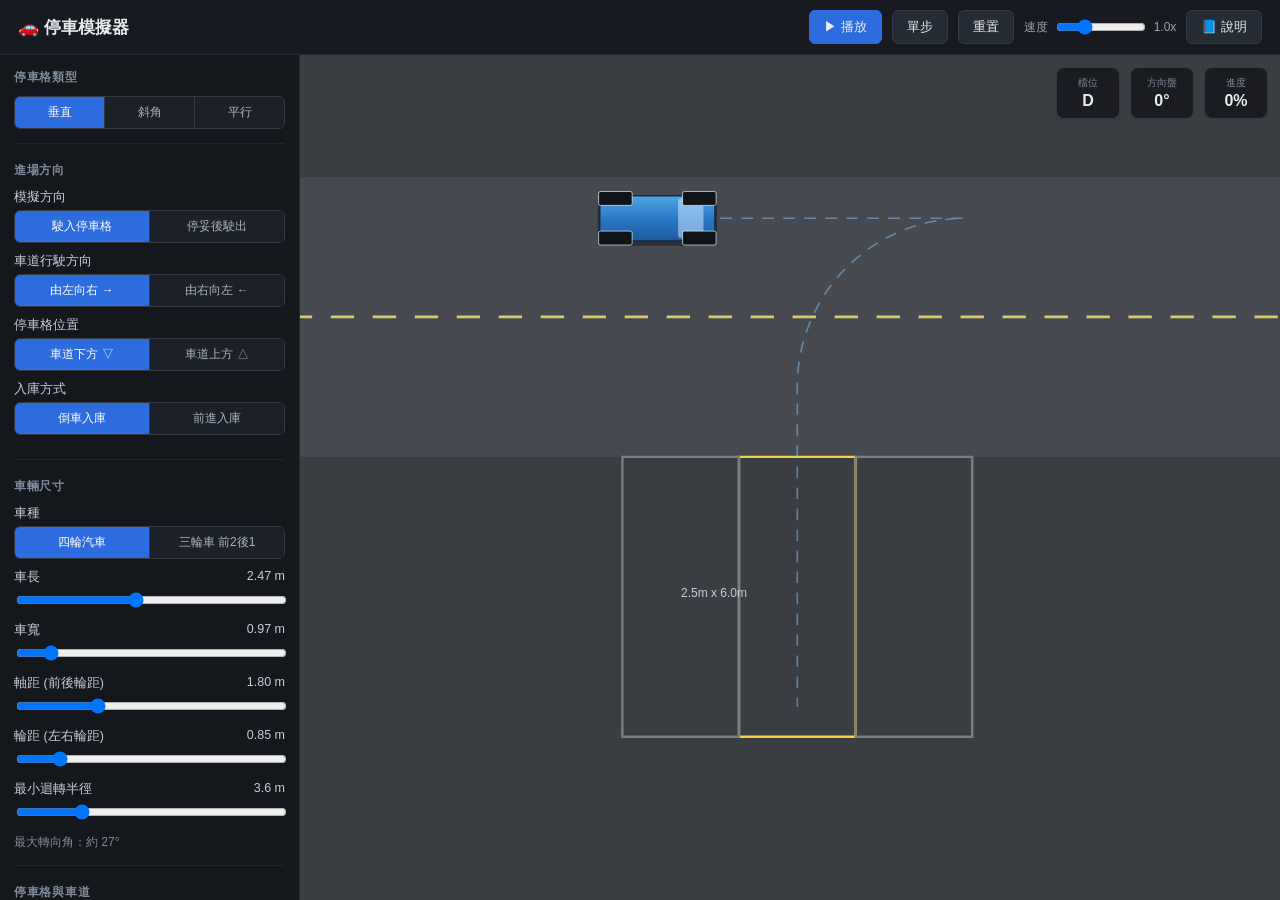
<file: Tools/car_parking_simulation/index.html>
<!DOCTYPE html>
<html lang="zh-Hant">
<head>
<meta charset="UTF-8">
<meta name="viewport" content="width=device-width, initial-scale=1.0">
<title>停車模擬器 Parking Simulator</title>
<style>
* { box-sizing: border-box; }
html, body {
  margin: 0;
  height: 100%;
  background: #101317;
  color: #e8ebef;
  font-family: -apple-system, "Segoe UI", "Noto Sans TC", sans-serif;
}

.app { display: flex; flex-direction: column; height: 100vh; }

.topbar {
  display: flex;
  align-items: center;
  justify-content: space-between;
  padding: 10px 18px;
  background: #171b21;
  border-bottom: 1px solid #262c35;
  flex: 0 0 auto;
}
.topbar h1 { font-size: 17px; margin: 0; font-weight: 600; }
.topbar-actions { display: flex; align-items: center; gap: 10px; }

.btn {
  background: #262c35;
  color: #e8ebef;
  border: 1px solid #333a45;
  border-radius: 6px;
  padding: 7px 14px;
  font-size: 13px;
  cursor: pointer;
}
.btn:hover { background: #2f3743; }
.btn-primary { background: #2d6cdf; border-color: #2d6cdf; }
.btn-primary:hover { background: #3a78ea; }
.btn-help { text-decoration: none; display: inline-block; }

.speed-label { font-size: 12px; color: #9aa4b2; display: flex; align-items: center; gap: 6px; }
.speed-label input[type=range] { width: 90px; }

.main { flex: 1 1 auto; display: flex; min-height: 0; }

.panel {
  width: 300px;
  flex: 0 0 auto;
  overflow-y: auto;
  padding: 14px;
  background: #14171c;
  border-right: 1px solid #262c35;
}

.group {
  margin-bottom: 18px;
  padding-bottom: 14px;
  border-bottom: 1px solid #21252c;
}
.group h2 {
  font-size: 12px;
  text-transform: uppercase;
  letter-spacing: .06em;
  color: #7f8a9b;
  margin: 0 0 10px;
}

.field { margin-bottom: 10px; }
.field label {
  display: flex;
  justify-content: space-between;
  font-size: 12.5px;
  color: #c7ceda;
  margin-bottom: 4px;
}
.field input[type=range] { width: 100%; }

.segmented { display: flex; border-radius: 6px; overflow: hidden; border: 1px solid #333a45; }
.seg {
  flex: 1;
  background: #1c2129;
  color: #aab3c0;
  border: none;
  padding: 7px 4px;
  font-size: 12px;
  cursor: pointer;
  border-right: 1px solid #333a45;
}
.seg:last-child { border-right: none; }
.seg.active { background: #2d6cdf; color: #fff; }
.seg:hover:not(.active) { background: #262c35; }

.readout { font-size: 12px; color: #7f8a9b; margin-top: 6px; }

.checkbox { display: flex; align-items: center; gap: 8px; font-size: 12.5px; color: #c7ceda; margin-bottom: 8px; }

.warning {
  background: #3a2a15;
  border: 1px solid #7a5424;
  color: #ffcf8a;
  border-radius: 6px;
  padding: 10px;
  font-size: 12px;
  line-height: 1.5;
}
.warning.notice {
  background: #14283a;
  border-color: #2d5b8a;
  color: #9ccaff;
}

.stage {
  flex: 1 1 auto;
  position: relative;
  min-width: 0;
  display: flex;
}
#canvas { width: 100%; height: 100%; display: block; }

.hud {
  position: absolute;
  top: 12px;
  right: 12px;
  display: flex;
  gap: 10px;
}
.hud-item {
  background: rgba(20,23,28,.85);
  border: 1px solid #333a45;
  border-radius: 8px;
  padding: 8px 12px;
  min-width: 64px;
  text-align: center;
}
.hud-label { display: block; font-size: 10px; color: #7f8a9b; margin-bottom: 2px; }
.hud-item span:last-child { font-size: 16px; font-weight: 600; }
</style>
</head>
<body>
<div class="app">
  <header class="topbar">
    <h1>🚗 停車模擬器</h1>
    <div class="topbar-actions">
      <button id="btnPlay" class="btn btn-primary">▶ 播放</button>
      <button id="btnStep" class="btn">單步</button>
      <button id="btnReset" class="btn">重置</button>
      <label class="speed-label">速度
        <input type="range" id="speed" min="0.2" max="3" step="0.1" value="1">
        <span id="speedVal">1.0x</span>
      </label>
      <a href="formulas.html" target="_blank" class="btn btn-help" title="軌跡計算公式說明">📘 說明</a>
    </div>
  </header>

  <div class="main">
    <aside class="panel">

      <section class="group">
        <h2>停車格類型</h2>
        <div class="segmented" id="spotTypeGroup">
          <button data-type="perp" class="seg active">垂直</button>
          <button data-type="angle" class="seg">斜角</button>
          <button data-type="parallel" class="seg">平行</button>
        </div>
        <div class="field" id="angleField" style="display:none">
          <label>傾斜角度 <span id="angleDegVal">45°</span></label>
          <input type="range" id="angleDeg" min="20" max="80" step="1" value="45">
        </div>
      </section>

      <section class="group">
        <h2>進場方向</h2>
        <div class="field">
          <label>模擬方向</label>
          <div class="segmented">
            <button data-sim="in" class="seg active">駛入停車格</button>
            <button data-sim="out" class="seg">停妥後駛出</button>
          </div>
        </div>
        <div class="field">
          <label>車道行駛方向</label>
          <div class="segmented">
            <button data-lane="1" class="seg active">由左向右 →</button>
            <button data-lane="-1" class="seg">由右向左 ←</button>
          </div>
        </div>
        <div class="field">
          <label>停車格位置</label>
          <div class="segmented">
            <button data-row="1" class="seg active">車道下方 ▽</button>
            <button data-row="-1" class="seg">車道上方 △</button>
          </div>
        </div>
        <div class="field" id="entryModeField">
          <label>入庫方式</label>
          <div class="segmented">
            <button data-entry="reverse" class="seg active">倒車入庫</button>
            <button data-entry="forward" class="seg">前進入庫</button>
          </div>
        </div>
      </section>

      <section class="group">
        <h2>車輛尺寸</h2>
        <div class="field">
          <label>車種</label>
          <div class="segmented">
            <button data-vehicle="car" class="seg active">四輪汽車</button>
            <button data-vehicle="trike" class="seg">三輪車 前2後1</button>
          </div>
        </div>
        <div class="readout" id="vehicleNote" style="display:none">前輪轉向的三輪車：車身路徑與四輪車相同，但後方僅一條中央輪跡，後內輪差較小。</div>
        <div class="field">
          <label>車長 <span id="carLengthVal">2.47 m</span></label>
          <input type="range" id="carLength" min="0.5" max="5" step="0.01" value="2.47">
        </div>
        <div class="field">
          <label>車寬 <span id="carWidthVal">0.97 m</span></label>
          <input type="range" id="carWidth" min="0.5" max="5" step="0.01" value="0.97">
        </div>
        <div class="field">
          <label>軸距 (前後輪距) <span id="wheelbaseVal">1.80 m</span></label>
          <input type="range" id="wheelbase" min="0.5" max="5" step="0.05" value="1.8">
        </div>
        <div class="field">
          <label>輪距 (左右輪距) <span id="trackVal">0.85 m</span></label>
          <input type="range" id="track" min="0.5" max="3" step="0.05" value="0.85">
        </div>
        <div class="field">
          <label>最小迴轉半徑 <span id="turnRadiusVal">3.6 m</span></label>
          <input type="range" id="turnRadius" min="2" max="9" step="0.1" value="3.6">
        </div>
        <div class="readout" id="steerReadout">最大轉向角：約 26°</div>
      </section>

      <section class="group">
        <h2>停車格與車道</h2>
        <div class="field">
          <label>停車格寬度 <span id="spotWidthVal">2.5 m</span></label>
          <input type="range" id="spotWidth" min="0.5" max="5" step="0.1" value="2.5">
        </div>
        <div class="field">
          <label>停車格深度 <span id="spotDepthVal">6.0 m</span></label>
          <input type="range" id="spotDepth" min="0.5" max="10" step="0.1" value="6">
        </div>
        <div class="field">
          <label>車道寬度 <span id="laneWidthVal">6 m</span></label>
          <input type="range" id="laneWidth" min="2" max="10" step="0.1" value="6">
        </div>
      </section>

      <section class="group">
        <h2>顯示選項</h2>
        <label class="checkbox"><input type="checkbox" id="showPath" checked> 顯示規劃路徑</label>
        <label class="checkbox"><input type="checkbox" id="showTrail" checked> 顯示行駛軌跡</label>
        <label class="checkbox"><input type="checkbox" id="showWheelTrail" checked> 顯示車輪軌跡（輪跡）</label>
        <label class="checkbox"><input type="checkbox" id="showMeasure" checked> 顯示尺寸標註</label>
      </section>

      <div id="warningBox" class="warning" style="display:none"></div>
    </aside>

    <main class="stage">
      <canvas id="canvas"></canvas>
      <div class="hud">
        <div class="hud-item"><span class="hud-label">檔位</span><span id="hudGear">D</span></div>
        <div class="hud-item"><span class="hud-label">方向盤</span><span id="hudSteer">0°</span></div>
        <div class="hud-item"><span class="hud-label">進度</span><span id="hudProgress">0%</span></div>
      </div>
    </main>
  </div>
</div>
<script>
(() => {
"use strict";

// ---------- vector helpers ----------
const V = {
  add: (a, b) => ({ x: a.x + b.x, y: a.y + b.y }),
  sub: (a, b) => ({ x: a.x - b.x, y: a.y - b.y }),
  scale: (a, s) => ({ x: a.x * s, y: a.y * s }),
  dot: (a, b) => a.x * b.x + a.y * b.y,
  cross: (a, b) => a.x * b.y - a.y * b.x,
  len: (a) => Math.hypot(a.x, a.y),
  fromAngle: (rad) => ({ x: Math.cos(rad), y: Math.sin(rad) }),
  angle: (a) => Math.atan2(a.y, a.x),
  leftNormal: (h) => ({ x: -h.y, y: h.x }), // rotate +90 deg
  rotate90ccwUnit: (a) => ({ x: -a.y, y: a.x }),
};
const RAD = Math.PI / 180;

// ---------- path segments ----------
// A segment: { length, gear, curvatureSign, sample(sLocal) => {pos:{x,y}, theta} }

function makeStraight(startPos, theta, length, gear) {
  const h = V.fromAngle(theta);
  return {
    length,
    gear,
    curvatureSign: 0,
    sample(s) {
      return { pos: V.add(startPos, V.scale(h, s * gear)), theta };
    },
  };
}

function makeArc(C, R, turnSign, gear, thetaStart, length) {
  return {
    length,
    gear,
    curvatureSign: turnSign,
    sample(s) {
      const theta = thetaStart + gear * turnSign * (s / R);
      const h = V.fromAngle(theta);
      const pos = V.sub(C, V.scale(V.leftNormal(h), R * turnSign));
      return { pos, theta, kappa: turnSign / R };
    },
  };
}

// Numerically integrated segment from a precomputed pose table (clothoid S-curve).
function makeTableSegment(P0, table, gear) {
  const last = table.xs.length - 1;
  return {
    length: table.S,
    gear,
    curvatureSign: 0,
    sample(s) {
      const f = Math.min(last, Math.max(0, s / table.ds));
      const i0 = Math.floor(f), i1 = Math.min(last, i0 + 1), t = f - i0;
      const lerp = (a) => a[i0] + (a[i1] - a[i0]) * t;
      return {
        pos: { x: P0.x + lerp(table.xs), y: P0.y + lerp(table.ys) },
        theta: lerp(table.ths),
        kappa: lerp(table.ks),
      };
    },
  };
}

// Reverse S-curve with rate-limited steering: curvature ramps 0 -> +k over
// dRamp, holds L, swings to -k over 2*dRamp, holds L, returns to 0 over dRamp.
// Antisymmetric profile, so the net heading change is zero.
function integrateSCurve(kS, L, dRamp, thetaStart, gear) {
  const S = 4 * dRamp + 2 * L;
  const ds = 0.02;
  const kappaAt = (s) => {
    if (s < dRamp) return (kS * s) / dRamp;
    if (s < dRamp + L) return kS;
    if (s < 3 * dRamp + L) return kS * (1 - (s - dRamp - L) / dRamp);
    if (s < 3 * dRamp + 2 * L) return -kS;
    if (s < S) return -kS * (1 - (s - 3 * dRamp - 2 * L) / dRamp);
    return 0;
  };
  const xs = [0], ys = [0], ths = [thetaStart], ks = [0];
  let x = 0, y = 0, th = thetaStart;
  for (let s = ds; s <= S + 1e-9; s += ds) {
    th += gear * kappaAt(s - ds / 2) * ds;
    x += gear * Math.cos(th) * ds;
    y += gear * Math.sin(th) * ds;
    xs.push(x); ys.push(y); ths.push(th); ks.push(kappaAt(s));
  }
  return { S, ds, xs, ys, ths, ks, dx: x, dy: y };
}

// Find hold length L (or reduced peak curvature) so the S-curve's lateral
// displacement matches targetDy. Both relations are monotonic, so bisect.
function solveSCurve(targetDy, kMax, dRamp0, thetaStart, gear, turnSignK) {
  const dyOf = (kPeak, L, dR) => integrateSCurve(kPeak * turnSignK, L, dR, thetaStart, gear).dy;
  const target = Math.abs(targetDy);
  // Cap the mid-manoeuvre swing angle (= kPeak*(dRamp+L)) at ~50°: keeps the
  // path realistic and dy monotonic in L so the bisection below is valid.
  const THETA_CAP = 0.87;
  const LCap = Math.max(0, THETA_CAP / kMax - dRamp0);
  let kPeak = kMax, L = 0, dRamp = dRamp0, feasible = true;
  if (Math.abs(dyOf(kMax, 0, dRamp0)) >= target) {
    // Overshoot even with no full-lock hold. Keep the wheel at FULL lock and
    // shorten the wind distance instead of shallowing the steer — the decisive
    // "cut deep, then counter-steer" that drivers actually use.
    const dMin = 0.3;
    if (Math.abs(dyOf(kMax, 0, dMin)) >= target) {
      dRamp = dMin;
      let lo = 1e-3, hi = kMax;
      for (let i = 0; i < 36; i++) {
        const mid = (lo + hi) / 2;
        if (Math.abs(dyOf(mid, 0, dMin)) >= target) hi = mid; else lo = mid;
      }
      kPeak = hi;
    } else {
      let lo = dMin, hi = dRamp0;
      for (let i = 0; i < 36; i++) {
        const mid = (lo + hi) / 2;
        if (Math.abs(dyOf(kMax, 0, mid)) >= target) hi = mid; else lo = mid;
      }
      dRamp = hi;
    }
  } else if (Math.abs(dyOf(kMax, LCap, dRamp0)) < target) {
    feasible = false;
    L = LCap;
  } else {
    let lo = 0, hi = LCap;
    for (let i = 0; i < 36; i++) {
      const mid = (lo + hi) / 2;
      if (Math.abs(dyOf(kMax, mid, dRamp0)) >= target) hi = mid; else lo = mid;
    }
    L = hi;
  }
  return { kPeak, L, dRamp, feasible };
}

// ---------- collision helpers ----------
function rectCorners(cx, cy, hl, hw, th) {
  const c = Math.cos(th), s = Math.sin(th);
  return [[1, 1], [1, -1], [-1, -1], [-1, 1]].map(([ex, ey]) => ({
    x: cx + c * hl * ex - s * hw * ey,
    y: cy + s * hl * ex + c * hw * ey,
  }));
}

function egoCorners(p, geo, pose) {
  const cLocal = { x: (p.wheelbase + geo.frontOverhang - geo.rearOverhang) / 2, y: 0 };
  const c = V.add(pose.pos, rotateLocal(cLocal, pose.theta));
  return rectCorners(c.x, c.y, p.carLength / 2, p.carWidth / 2, pose.theta);
}

function polysIntersectSAT(A, B) {
  for (const poly of [A, B]) {
    for (let i = 0; i < poly.length; i++) {
      const p1 = poly[i], p2 = poly[(i + 1) % poly.length];
      const ax = p1.y - p2.y, ay = p2.x - p1.x;
      let minA = Infinity, maxA = -Infinity, minB = Infinity, maxB = -Infinity;
      for (const pt of A) { const d = pt.x * ax + pt.y * ay; if (d < minA) minA = d; if (d > maxA) maxA = d; }
      for (const pt of B) { const d = pt.x * ax + pt.y * ay; if (d < minB) minB = d; if (d > maxB) maxB = d; }
      if (maxA < minB || maxB < minA) return false;
    }
  }
  return true;
}

function wrapAngle(a) {
  while (a > Math.PI) a -= 2 * Math.PI;
  while (a < -Math.PI) a += 2 * Math.PI;
  return a;
}

// Multi-attempt parallel parking: feedback-steered rollout that reverses into
// the gap, stops just short of a neighbour, swaps gear to realign, and repeats
// — like a driver working a tight spot — until aligned and centred.
function simulateShuffleParallel(p, geo, start, thetaStart, yFinal, xfCenter, neighbors, kMax) {
  const ds = 0.02;
  const marginRects = neighbors.map((n) => rectCorners(n.cx, n.cy, n.hl + 0.05, n.hw + 0.05, 0));
  const hitAt = (pose) => {
    const ego = egoCorners(p, geo, pose);
    return marginRects.some((r) => polysIntersectSAT(ego, r));
  };
  // PHI_MAX 0.7 (~40°): cut in deep on the first swings, then counter-steer —
  // fewer shuffle cycles than shallow careful swings.
  const KLAT = 1.2, GAIN = 2.5, PHI_MAX = 0.7;
  // Creeping speed: the wheel can be wound much faster relative to distance
  // travelled than at driving speed — full lock over ~0.35 m of travel.
  const slew = kMax / 0.35;
  // Rear-axle x window (in downstream coords) anchoring the shuffle to the bay:
  // reverse never backs the tail past the rear car, forward never wanders
  // beyond the front car — forcing the sideways creep into the gap.
  const uMin = -p.spotDepth / 2 + geo.rearOverhang + 0.06;
  const uMaxLane = p.spotDepth / 2 + p.carLength;
  // Parked = aligned and the whole body between the two cars (centring is
  // cosmetic; any position fully inside the gap is legally parked).
  const uFrontLim = p.spotDepth / 2 - (p.wheelbase + geo.frontOverhang) - 0.05;
  const uTarget = (uMin + uFrontLim) / 2;
  let x = start.x, y = start.y, th = thetaStart, kappa = 0, gear = -1;
  const segsOut = [];
  let parked = false, stuck = 0, phases = 0;

  for (let phase = 0; phase < 64 && !parked; phase++) {
    const phi0 = wrapAngle(th - thetaStart);
    const aligned0 = Math.abs(phi0) < 0.05 && Math.abs(y - yFinal) < 0.15;
    // Phase intent: reverse phases approach the kerb; forward phases only
    // straighten the car (short move, wheel toward the kerb); once aligned,
    // straight moves centre the car in the gap.
    let mode;
    if (aligned0 && phase > 0) {
      mode = "center";
      gear = uTarget - x * p.laneDir > 0 ? 1 : -1;
    } else if (phase === 0 || gear > 0) {
      mode = "approach";
      gear = -1;
    } else {
      mode = "straighten";
      gear = 1;
    }
    const maxTravel = mode === "straighten" ? 3.5 : 16;
    // At the gear change the driver winds the wheel to the new target while
    // stationary, so none of the short runway is wasted turning the wheel.
    let preWind = true;

    // Approach phases: reverse straight until the tail clears the front car's
    // rear corner, wind toward the kerb up to a swing angle scaled by the
    // remaining lateral error, then unwind to straight — the swing happens in
    // the gap mouth, not beside the front car. If the wind is blocked, unwind
    // immediately instead of ending the phase.
    const tS = p.rowSide * p.laneDir;
    const phiSwing = Math.min(PHI_MAX, Math.max(0.12, Math.atan(KLAT * Math.abs(y - yFinal))));
    const uWind = p.spotDepth / 2 + geo.rearOverhang + 0.1; // start winding here
    let subState = x * p.laneDir > uWind ? 0 : 1; // 0 straight-back, 1 wind, 2 unwind
    // Spend at most half the remaining reverse runway winding, so there is
    // always room to unwind while still reversing (the unwind half also gains
    // lateral ground; giving the angle back while going forward loses it).
    const windBudget = Math.max(0.3, (Math.min(x * p.laneDir, uWind) - uMin) / 2);
    let windTravel = 0;
    const xs = [x], ys = [y], ths = [th], ks = [kappa];
    let travel = 0;
    while (travel < maxTravel) {
      const phi = wrapAngle(th - thetaStart);
      const eY = y - yFinal;
      const u = x * p.laneDir;
      const eU = uTarget - u;
      const aligned = Math.abs(phi) < 0.05 && Math.abs(eY) < 0.15;
      const inside = u >= uMin - 0.001 && u <= uFrontLim + 0.001;
      if (aligned && inside) { parked = true; break; }
      if (mode === "center" && travel > 0.02 && gear !== (eU > 0 ? 1 : -1)) break;
      if (mode !== "center" && aligned && travel > 0.02) break;
      if (gear < 0 && u <= uMin && travel > 0.02) break;
      if (gear > 0 && u >= Math.min(uWind + 0.8, uMaxLane) && travel > 0.02) break;
      let kCmd;
      if (mode === "approach") {
        if (subState === 0 && u <= uWind) subState = 1;
        const swung = -phi * tS; // >0 once swung toward the kerb
        if (subState === 1 && (swung >= phiSwing || windTravel >= windBudget)) subState = 2;
        if (subState === 1) windTravel += ds;
        if (subState === 2 && Math.abs(phi) < 0.012 && travel > 0.02) break;
        kCmd = subState === 0 ? -GAIN * gear * phi : subState === 1 ? kMax * tS : -kMax * tS;
        kCmd = Math.max(-kMax, Math.min(kMax, kCmd));
      } else {
        const phiDes = mode === "straighten"
          ? 0
          : Math.max(-PHI_MAX, Math.min(PHI_MAX, (gear > 0 ? -1 : 1) * p.laneDir * Math.atan(KLAT * eY)));
        kCmd = Math.max(-kMax, Math.min(kMax, (gear > 0 ? 1 : -1) * GAIN * (phiDes - phi)));
      }
      const kNew = preWind ? kCmd : kappa + Math.max(-slew * ds, Math.min(slew * ds, kCmd - kappa));
      const thNew = th + gear * kNew * ds;
      const xNew = x + gear * Math.cos(thNew) * ds;
      const yNew = y + gear * Math.sin(thNew) * ds;
      if (hitAt({ pos: { x: xNew, y: yNew }, theta: thNew })) {
        if (mode === "approach" && subState <= 1) { subState = 2; continue; }
        break;
      }
      preWind = false;
      kappa = kNew; th = thNew; x = xNew; y = yNew; travel += ds;
      xs.push(x); ys.push(y); ths.push(th); ks.push(kappa);
    }
    if (travel > 0.05 || parked) stuck = 0; else stuck++;
    if (xs.length > 1) {
      segsOut.push(makeTableSegment({ x: 0, y: 0 }, { S: travel, ds, xs, ys, ths, ks }, gear));
      phases++;
    }
    if (stuck >= 2) break;
  }
  return { segs: segsOut, parked, phases, endPose: { x, y, th }, stuck };
}

function findFirstCollision(path, p, geo, neighbors) {
  const step = 0.12;
  for (let s = 0; s <= path.totalLength + 1e-9; s += step) {
    const pose = path.poseAt(s);
    const ego = egoCorners(p, geo, pose);
    for (let i = 0; i < neighbors.length; i++) {
      const n = neighbors[i];
      if (polysIntersectSAT(ego, rectCorners(n.cx, n.cy, n.hl, n.hw, 0))) {
        return { s, neighborIndex: i };
      }
    }
  }
  return null;
}

function buildPath(segments) {
  let total = 0;
  const withOffsets = segments.map((seg) => {
    const offset = total;
    total += seg.length;
    return { seg, offset };
  });
  return {
    totalLength: total,
    poseAt(s) {
      s = Math.max(0, Math.min(total, s));
      for (const { seg, offset } of withOffsets) {
        if (s <= offset + seg.length + 1e-6 || seg === withOffsets[withOffsets.length - 1].seg) {
          return { ...seg.sample(Math.min(s - offset, seg.length)), gear: seg.gear, curvatureSign: seg.curvatureSign };
        }
      }
    },
    segmentsInfo: withOffsets,
  };
}

// A path traversed backwards with the gear inverted is kinematically valid:
// the wheel angle at each point is unchanged, only the travel direction flips.
function reverseSegment(seg) {
  return {
    length: seg.length,
    gear: -seg.gear,
    curvatureSign: seg.curvatureSign,
    sample(s) {
      return seg.sample(seg.length - s);
    },
  };
}

// Exit manoeuvre = the entry path minus its lead-in, played backwards, plus a
// straight drive-off down the lane. Collision-free by construction whenever
// the entry was.
function buildExitPath(entryPath) {
  const segs = entryPath.segmentsInfo.map((o) => o.seg);
  if (segs.length < 2) return null;
  const rev = segs.slice(1).reverse().map(reverseSegment);
  const out = segs[1].sample(0); // pose where the entry manoeuvre began
  rev.push(makeStraight(out.pos, out.theta, APPROACH_LEN + 2, 1));
  return buildPath(rev);
}

// ---------- parking maneuver generation ----------

const APPROACH_LEN = 7.5; // meters of straight lead-in for camera context

function computeGeometry(p) {
  const frontOverhang = (p.carLength - p.wheelbase) / 2;
  const rearOverhang = frontOverhang;
  const maxSteerRad = Math.atan(p.wheelbase / p.turnRadius);
  return { frontOverhang, rearOverhang, maxSteerRad, maxSteerDeg: maxSteerRad / RAD };
}

function computeBayManeuver(p, geo) {
  // Plan: straight along lane -> single arc -> straight along spot axis.
  const R = p.turnRadius;
  const gear = p.entryMode === "reverse" ? -1 : 1;
  const aisleDir = { x: p.laneDir, y: 0 };
  const thetaStart = V.angle(aisleDir);
  const N = V.leftNormal(aisleDir);

  const angleDegUsed = p.spotType === "perp" ? 90 : p.angleDeg;
  const tiltMag = (90 - angleDegUsed) * RAD;
  // Angled spots lean downstream for forward entry, upstream for reverse entry,
  // so the arc sweep stays small — matching how angled lots are actually laid out.
  const leanDir = gear * p.laneDir;
  const spotAxis = { x: leanDir * Math.sin(tiltMag), y: p.rowSide * Math.cos(tiltMag) };

  const spotMouth = { x: 0, y: p.rowSide * (p.laneWidth / 2) };
  const frontClearance = 0.3;
  const spotDeep = V.add(spotMouth, V.scale(spotAxis, p.spotDepth - frontClearance));

  const finalHeadingVec = V.scale(spotAxis, gear);
  const finalHeadingAngle = V.angle(finalHeadingVec);

  const Pf =
    gear > 0
      ? V.sub(spotDeep, V.scale(spotAxis, geo.frontOverhang + p.wheelbase))
      : V.sub(spotDeep, V.scale(spotAxis, geo.rearOverhang));

  let dTheta = finalHeadingAngle - thetaStart;
  while (dTheta > Math.PI) dTheta -= 2 * Math.PI;
  while (dTheta < -Math.PI) dTheta += 2 * Math.PI;

  const turnSign = gear * Math.sign(dTheta || 1);
  const arcLen = R * Math.abs(dTheta);

  // Approach hugging the far side of the lane for maximum swing room.
  const yOff = Math.max(0, p.laneWidth / 2 - p.carWidth / 2 - 0.4);
  const yDrive = -p.rowSide * yOff;

  // After the arc the heading equals the final heading; the arc-exit point Pa
  // must lie on the spot-axis line through Pf. C.y is fixed by tangency to the lane.
  const Cy = yDrive + N.y * R * turnSign;
  const lnf = V.leftNormal(finalHeadingVec);
  const PaY = Cy - lnf.y * R * turnSign;
  const PaX = Pf.x + ((PaY - Pf.y) * spotAxis.x) / spotAxis.y;
  const x0 = PaX + lnf.x * R * turnSign;
  const P0 = { x: x0, y: yDrive };
  const C = { x: x0, y: Cy };
  const Pa = { x: PaX, y: PaY };

  const dStraight = V.dot(V.sub(Pf, Pa), spotAxis);

  const leadStart = V.sub(P0, V.scale(aisleDir, APPROACH_LEN));
  const segs = [
    makeStraight(leadStart, thetaStart, APPROACH_LEN, 1),
    makeArc(C, R, turnSign, gear, thetaStart, arcLen),
  ];
  if (dStraight > 0.01) segs.push(makeStraight(Pa, finalHeadingAngle, dStraight, gear));

  const warnings = [];
  if (dStraight < 0) warnings.push("迴轉半徑相對車道與車格過大，單一圓弧會越過停止點，實際需多次前後修正。");
  if (p.spotDepth <= p.carLength + 0.3) warnings.push("停車格深度可能不足以容納此車長，車頭/車尾可能突出。");
  if (p.spotWidth <= p.carWidth + 0.3) warnings.push("停車格寬度偏窄，車輛可能無法置中停放。");
  const feasible = warnings.length === 0;

  return {
    path: buildPath(segs),
    spotRect: { center: V.add(spotMouth, V.scale(spotAxis, p.spotDepth / 2)), axis: spotAxis, width: p.spotWidth, depth: p.spotDepth },
    mouth: spotMouth,
    feasible,
    warnings,
    finalPose: { pos: Pf, theta: finalHeadingAngle },
  };
}

function computeParallelManeuver(p, geo) {
  const gear = -1; // always reverse-in
  const aisleDir = { x: p.laneDir, y: 0 };
  const thetaStart = V.angle(aisleDir);

  const halfRoad = p.laneWidth / 2;
  // The parallel bay sits at the kerb, outside the driving lane; the car parks
  // centred in the bay, whose lateral size is the spot-width parameter.
  const yFinal = p.rowSide * (halfRoad + p.spotWidth / 2);
  // Start the manoeuvre hugging the parked row (0.4 m side gap) — the closer
  // the start, the smaller the swing and the front-corner sweep.
  const yHug = Math.abs(yFinal) - p.carWidth - 0.4;
  const yMaxInLane = halfRoad - p.carWidth / 2 - 0.1;
  const yDrive = p.rowSide * Math.min(yHug, yMaxInLane);

  // Rear-axle target such that the car body ends up centred in the spot box.
  const xf = -p.laneDir * ((p.wheelbase + geo.frontOverhang - geo.rearOverhang) / 2);
  const turnSign1 = p.rowSide * p.laneDir;

  const kMax = 1 / p.turnRadius;
  const targetDy = yFinal - yDrive;

  // Parked cars occupying the kerb on both ends of the bay.
  const nHalfL = p.carLength / 2, nHalfW = p.carWidth / 2;
  const neighbors = [
    { cx: -(p.spotDepth / 2 + nHalfL), cy: yFinal, hl: nHalfL, hw: nHalfW },
    { cx: p.spotDepth / 2 + nHalfL, cy: yFinal, hl: nHalfL, hw: nHalfW },
  ];

  // Classic technique: reverse deep toward the rear car (0.3 m margin), then
  // pull forward to centre — keeps the swinging phase clear of the front car.
  const dForward = Math.max(0, p.spotDepth / 2 - p.carLength / 2 - 0.3);
  const xfReverse = xf - p.laneDir * dForward;

  // Rate-limited steering: the wheel is wound on over dRamp metres of travel
  // instead of snapping to full lock while stationary. Start with a leisurely
  // wind; if the swing would clip a neighbour, wind faster — like a driver
  // working a tighter gap — before giving up and warning.
  let feasible = true, path = null, collision = null, lastP0 = null;
  const info = [];
  for (const dRamp of [1.5, 1.0, 0.6]) {
    const sol = solveSCurve(targetDy, kMax, dRamp, thetaStart, gear, turnSign1);
    const table = integrateSCurve(sol.kPeak * turnSign1, sol.L, sol.dRamp, thetaStart, gear);
    const P0 = { x: xfReverse - table.dx, y: yDrive };
    lastP0 = P0;
    const leadStart = V.sub(P0, V.scale(aisleDir, APPROACH_LEN));
    const segs = [makeStraight(leadStart, thetaStart, APPROACH_LEN, 1), makeTableSegment(P0, table, gear)];
    if (dForward > 0.01) segs.push(makeStraight({ x: xfReverse, y: yFinal }, thetaStart, dForward, 1));
    path = buildPath(segs);
    feasible = sol.feasible;
    collision = findFirstCollision(path, p, geo, neighbors);
    if (!collision) break;
  }

  // Single-shot would clip a neighbour: fall back to a multi-attempt shuffle,
  // stopping short of the neighbours and swapping gear to work the car in.
  const debugSingleShot = collision ? { s: collision.s, idx: collision.neighborIndex, pose: path.poseAt(collision.s) } : null;
  let debugShuffle = null;
  let shuffleFailed = false;
  if (collision || !feasible) {
    const shuffle = simulateShuffleParallel(p, geo, lastP0, thetaStart, yFinal, xf, neighbors, kMax);
    debugShuffle = shuffle;
    if (shuffle.segs.length) {
      const leadStart = V.sub(lastP0, V.scale(aisleDir, APPROACH_LEN));
      path = buildPath([makeStraight(leadStart, thetaStart, APPROACH_LEN, 1), ...shuffle.segs]);
      collision = null;
      if (shuffle.parked) {
        feasible = true;
        if (shuffle.phases > 1) info.push(`車位較短，經 ${shuffle.phases} 段移動（${shuffle.phases - 1} 次換檔前後修正）後停入。`);
      } else {
        feasible = false;
        shuffleFailed = true;
      }
    }
  }

  const warnings = [];
  if (shuffleFailed) warnings.push("車位過短：模擬駕駛多次前後修正後仍無法完全停正，畫面顯示嘗試過程。");
  else if (!feasible) warnings.push("車道過寬或迴轉半徑過大，單次倒車無法貼到路邊位置。");
  if (collision) warnings.push("此參數下會擦撞到相鄰停放車輛（紅框標示），實際需要更長的車位或多段前後修正。");
  if (p.spotDepth < p.carLength * 1.15) warnings.push("平行停車格深度偏短，建議至少為車長的 1.2 倍以上。");
  if (p.spotWidth < p.carWidth + 0.2) warnings.push("路邊車格寬度不足，車身可能超出車格。");

  return {
    path,
    spotRect: { center: { x: 0, y: yFinal }, axis: aisleDir, width: p.spotWidth, depth: p.spotDepth },
    mouth: { x: 0, y: p.rowSide * halfRoad },
    feasible: warnings.length === 0,
    warnings,
    info,
    neighbors,
    collision,
    debugSingleShot,
    debugShuffle,
    finalPose: { pos: { x: xf, y: yFinal }, theta: thetaStart },
  };
}

function computeManeuver(p) {
  const geo = computeGeometry(p);
  const result = p.spotType === "parallel" ? computeParallelManeuver(p, geo) : computeBayManeuver(p, geo);
  if (p.wheelbase > p.carLength) result.warnings.push("軸距大於車長，前後輪會超出車身範圍。");
  if (p.track > p.carWidth) result.warnings.push("輪距大於車寬，左右輪會超出車身範圍。");
  result.exitPath = buildExitPath(result.path);
  return { ...result, geo };
}

// ---------- state ----------
const state = {
  vehicleType: "car",
  simMode: "in", // "in" = 駛入, "out" = 停妥後駛出
  spotType: "perp",
  angleDeg: 45,
  laneDir: 1,
  rowSide: 1,
  entryMode: "reverse",
  carLength: 2.47,
  carWidth: 0.97,
  wheelbase: 1.8,
  track: 0.85,
  turnRadius: 3.6,
  spotWidth: 2.5,
  spotDepth: 6,
  laneWidth: 6,
  showPath: true,
  showTrail: true,
  showWheelTrail: true,
  showMeasure: true,
  speed: 1,
  playing: false,
  traveled: 0,
  manoeuvre: null,
};

function activePath() {
  return state.simMode === "out" && state.manoeuvre.exitPath ? state.manoeuvre.exitPath : state.manoeuvre.path;
}

function recompute() {
  state.manoeuvre = computeManeuver(state);
  state.traveled = 0;
  updateWarningBox();
  updateReadouts();
}

function updateWarningBox() {
  const box = document.getElementById("warningBox");
  const warnings = state.manoeuvre.warnings;
  const infos = state.manoeuvre.info || [];
  if (warnings.length + infos.length === 0) {
    box.style.display = "none";
    box.textContent = "";
  } else {
    box.style.display = "block";
    box.innerHTML = infos.map((t) => "ℹ " + t).concat(warnings.map((t) => "⚠ " + t)).join("<br>");
    box.classList.toggle("notice", warnings.length === 0);
  }
}

function updateReadouts() {
  const geo = state.manoeuvre.geo;
  document.getElementById("steerReadout").textContent = `最大轉向角：約 ${geo.maxSteerDeg.toFixed(0)}°`;
}

// ---------- rendering ----------
const canvas = document.getElementById("canvas");
const ctx = canvas.getContext("2d");
let PPM = 40; // pixels per meter, recalculated to fit
let camOffset = { x: 0, y: 0 };

function resizeCanvas() {
  const rect = canvas.parentElement.getBoundingClientRect();
  const dpr = window.devicePixelRatio || 1;
  canvas.width = rect.width * dpr;
  canvas.height = rect.height * dpr;
  canvas.style.width = rect.width + "px";
  canvas.style.height = rect.height + "px";
  ctx.setTransform(dpr, 0, 0, dpr, 0, 0);
  fitCamera();
}

function collectBoundsPoints() {
  const pts = [];
  const path = activePath();
  const N = 40;
  for (let i = 0; i <= N; i++) {
    const s = (path.totalLength * i) / N;
    pts.push(path.poseAt(s).pos);
  }
  const sr = state.manoeuvre.spotRect;
  const half = V.leftNormal(sr.axis);
  for (const sSign of [-1, 1]) {
    for (const dSign of [0, 1]) {
      pts.push(V.add(V.add(sr.center, V.scale(sr.axis, (dSign - 0.5) * sr.depth)), V.scale(half, (sSign * sr.width) / 2)));
    }
  }
  if (state.manoeuvre.neighbors) {
    for (const n of state.manoeuvre.neighbors) {
      pts.push(...rectCorners(n.cx, n.cy, n.hl, n.hw, 0));
    }
  }
  return pts;
}

function fitCamera() {
  const pts = collectBoundsPoints();
  let minX = Infinity, maxX = -Infinity, minY = Infinity, maxY = -Infinity;
  for (const pt of pts) {
    minX = Math.min(minX, pt.x); maxX = Math.max(maxX, pt.x);
    minY = Math.min(minY, pt.y); maxY = Math.max(maxY, pt.y);
  }
  const pad = 3.5;
  minX -= pad; maxX += pad; minY -= pad; maxY += pad;
  const w = maxX - minX, h = maxY - minY;
  const rect = canvas.getBoundingClientRect();
  const scaleX = rect.width / w, scaleY = rect.height / h;
  PPM = Math.min(scaleX, scaleY);
  const cx = (minX + maxX) / 2, cy = (minY + maxY) / 2;
  camOffset = { x: rect.width / 2 - cx * PPM, y: rect.height / 2 - cy * PPM };
}

function toScreen(p) {
  return { x: p.x * PPM + camOffset.x, y: p.y * PPM + camOffset.y };
}

function drawBackground() {
  const rect = canvas.getBoundingClientRect();
  ctx.fillStyle = "#3a3d42";
  ctx.fillRect(0, 0, rect.width, rect.height);

  // aisle band
  const halfLane = state.laneWidth / 2;
  const top = toScreen({ x: -1000, y: -halfLane });
  const bot = toScreen({ x: -1000, y: halfLane });
  ctx.fillStyle = "#46494f";
  ctx.fillRect(0, top.y, rect.width, bot.y - top.y);

  // lane centerline dashed
  ctx.strokeStyle = "#d8c96a";
  ctx.lineWidth = Math.max(1.5, 0.06 * PPM);
  ctx.setLineDash([0.5 * PPM, 0.4 * PPM]);
  const cl0 = toScreen({ x: -1000, y: 0 });
  const cl1 = toScreen({ x: 1000, y: 0 });
  ctx.beginPath();
  ctx.moveTo(cl0.x, cl0.y);
  ctx.lineTo(cl1.x, cl1.y);
  ctx.stroke();
  ctx.setLineDash([]);
}

function drawSpot() {
  const sr = state.manoeuvre.spotRect;
  const half = V.leftNormal(sr.axis);
  const corners = [
    V.add(sr.center, V.add(V.scale(sr.axis, -sr.depth / 2), V.scale(half, sr.width / 2))),
    V.add(sr.center, V.add(V.scale(sr.axis, sr.depth / 2), V.scale(half, sr.width / 2))),
    V.add(sr.center, V.add(V.scale(sr.axis, sr.depth / 2), V.scale(half, -sr.width / 2))),
    V.add(sr.center, V.add(V.scale(sr.axis, -sr.depth / 2), V.scale(half, -sr.width / 2))),
  ].map(toScreen);

  ctx.strokeStyle = state.manoeuvre.feasible ? "#f5d442" : "#e0764a";
  ctx.lineWidth = Math.max(2, 0.05 * PPM);
  ctx.beginPath();
  ctx.moveTo(corners[0].x, corners[0].y);
  for (let i = 1; i < 4; i++) ctx.lineTo(corners[i].x, corners[i].y);
  ctx.closePath();
  ctx.stroke();

  // neighbouring spots (context only) for perpendicular/angle types
  if (state.spotType !== "parallel") {
    // Neighbouring stalls sit side by side along the lane, so the offset is
    // horizontal with spacing = width / |axis.y| (equals width for 90° spots).
    const spacing = sr.width / Math.max(0.2, Math.abs(sr.axis.y));
    for (const off of [-1, 1]) {
      const c2 = V.add(sr.center, { x: off * spacing, y: 0 });
      const cc = [
        V.add(c2, V.add(V.scale(sr.axis, -sr.depth / 2), V.scale(half, sr.width / 2))),
        V.add(c2, V.add(V.scale(sr.axis, sr.depth / 2), V.scale(half, sr.width / 2))),
        V.add(c2, V.add(V.scale(sr.axis, sr.depth / 2), V.scale(half, -sr.width / 2))),
        V.add(c2, V.add(V.scale(sr.axis, -sr.depth / 2), V.scale(half, -sr.width / 2))),
      ].map(toScreen);
      ctx.strokeStyle = "#7d7f85";
      ctx.beginPath();
      ctx.moveTo(cc[0].x, cc[0].y);
      for (let i = 1; i < 4; i++) ctx.lineTo(cc[i].x, cc[i].y);
      ctx.closePath();
      ctx.stroke();
    }
  }

  if (state.showMeasure) {
    const label = toScreen(V.add(sr.center, V.scale(half, sr.width / 2 + 0.6)));
    ctx.fillStyle = "#c7ceda";
    ctx.font = "12px sans-serif";
    ctx.fillText(`${sr.width.toFixed(1)}m x ${sr.depth.toFixed(1)}m`, label.x - 30, label.y);
  }
}

function drawNeighbors() {
  const m = state.manoeuvre;
  if (!m.neighbors) return;
  m.neighbors.forEach((n, i) => {
    const tl = toScreen({ x: n.cx - n.hl, y: n.cy - n.hw });
    const w = 2 * n.hl * PPM, h = 2 * n.hw * PPM;
    ctx.fillStyle = "#5a6069";
    roundRect(ctx, tl.x, tl.y, w, h, 5);
    ctx.fill();
    ctx.fillStyle = "#4a5058";
    roundRect(ctx, tl.x + w * 0.55, tl.y + h * 0.12, w * 0.2, h * 0.76, 3);
    ctx.fill();
    const hit = state.simMode === "in" && m.collision && m.collision.neighborIndex === i && state.traveled >= m.collision.s - 1e-6;
    ctx.strokeStyle = hit ? "#ff5c5c" : "#3a4048";
    ctx.lineWidth = hit ? 3 : 1.5;
    roundRect(ctx, tl.x, tl.y, w, h, 5);
    ctx.stroke();
  });
}

function drawPlannedPath() {
  if (!state.showPath) return;
  const path = activePath();
  ctx.strokeStyle = "rgba(120,190,255,0.55)";
  ctx.lineWidth = Math.max(1.5, 0.035 * PPM);
  ctx.setLineDash([0.25 * PPM, 0.2 * PPM]);
  ctx.beginPath();
  const N = 80;
  for (let i = 0; i <= N; i++) {
    const s = (path.totalLength * i) / N;
    const pt = toScreen(path.poseAt(s).pos);
    if (i === 0) ctx.moveTo(pt.x, pt.y);
    else ctx.lineTo(pt.x, pt.y);
  }
  ctx.stroke();
  ctx.setLineDash([]);
}

function drawTrail() {
  if (!state.showTrail) return;
  const path = activePath();
  ctx.strokeStyle = "#4fd47a";
  ctx.lineWidth = Math.max(2, 0.045 * PPM);
  ctx.beginPath();
  const N = Math.max(4, Math.floor((state.traveled / path.totalLength) * 100));
  for (let i = 0; i <= N; i++) {
    const s = (state.traveled * i) / N;
    const pt = toScreen(path.poseAt(s).pos);
    if (i === 0) ctx.moveTo(pt.x, pt.y);
    else ctx.lineTo(pt.x, pt.y);
  }
  ctx.stroke();
}

// Wheel positions in the vehicle frame (origin = rear axle centre).
// A tadpole trike steers its two front wheels and has a single centred rear
// wheel — the bicycle-model body path is identical to a car's; only the
// wheel tracks (swept paths) differ.
function wheelLayout(p) {
  const front = [
    { x: p.wheelbase, y: p.track / 2, steers: true, rear: false },
    { x: p.wheelbase, y: -p.track / 2, steers: true, rear: false },
  ];
  const rear =
    p.vehicleType === "trike"
      ? [{ x: 0, y: 0, steers: false, rear: true }]
      : [
          { x: 0, y: p.track / 2, steers: false, rear: true },
          { x: 0, y: -p.track / 2, steers: false, rear: true },
        ];
  return front.concat(rear);
}

function drawWheelTrails() {
  if (!state.showWheelTrail || state.traveled <= 0) return;
  const path = activePath();
  const wheels = wheelLayout(state);
  const N = Math.max(8, Math.floor((state.traveled / path.totalLength) * 140));
  ctx.lineWidth = Math.max(1, 0.025 * PPM);
  for (const w of wheels) {
    ctx.strokeStyle = w.rear ? "rgba(120,220,255,0.7)" : "rgba(255,175,70,0.7)";
    ctx.beginPath();
    for (let i = 0; i <= N; i++) {
      const pose = path.poseAt((state.traveled * i) / N);
      const pt = toScreen(V.add(pose.pos, rotateLocal({ x: w.x, y: w.y }, pose.theta)));
      if (i === 0) ctx.moveTo(pt.x, pt.y);
      else ctx.lineTo(pt.x, pt.y);
    }
    ctx.stroke();
  }
}

function drawWheel(origin, localPos, bodyTheta, steerAngle, wheelLen, wheelWidth) {
  ctx.save();
  const world = V.add(origin, rotateLocal(localPos, bodyTheta));
  const screenPos = toScreen(world);
  ctx.translate(screenPos.x, screenPos.y);
  ctx.rotate(bodyTheta + steerAngle);
  ctx.fillStyle = "#111417";
  ctx.strokeStyle = "rgba(220,230,240,0.75)";
  ctx.lineWidth = 1;
  roundRect(ctx, (-wheelLen / 2) * PPM, (-wheelWidth / 2) * PPM, wheelLen * PPM, wheelWidth * PPM, 2);
  ctx.fill();
  ctx.stroke();
  ctx.restore();
}

function rotateLocal(local, theta) {
  const c = Math.cos(theta), s = Math.sin(theta);
  return { x: local.x * c - local.y * s, y: local.x * s + local.y * c };
}

function drawCar(pose) {
  const p = state;
  const geo = state.manoeuvre.geo;
  const rearAxle = pose.pos;
  const theta = pose.theta;

  const steerAngle = Math.atan(p.wheelbase * (pose.kappa || 0));

  // shadow
  const centerLocal = { x: (p.wheelbase + geo.frontOverhang - geo.rearOverhang) / 2, y: 0 };
  const centerWorld = V.add(rearAxle, rotateLocal(centerLocal, theta));
  const centerScreen = toScreen(centerWorld);

  ctx.save();
  ctx.translate(centerScreen.x, centerScreen.y);
  ctx.rotate(theta);
  ctx.fillStyle = "rgba(0,0,0,0.35)";
  const bodyLen = p.carLength * PPM;
  const bodyWid = p.carWidth * PPM;
  roundRect(ctx, -bodyLen / 2 - 2, -bodyWid / 2 - 2 + 3, bodyLen + 4, bodyWid + 4, 6 * PPM / 40);
  ctx.fill();
  ctx.restore();

  // body
  ctx.save();
  ctx.translate(centerScreen.x, centerScreen.y);
  ctx.rotate(theta);
  const grad = ctx.createLinearGradient(0, -bodyWid / 2, 0, bodyWid / 2);
  grad.addColorStop(0, "#4fa8e0");
  grad.addColorStop(0.5, "#2d78c9");
  grad.addColorStop(1, "#1c5a9c");
  ctx.fillStyle = grad;
  roundRect(ctx, -bodyLen / 2, -bodyWid / 2, bodyLen, bodyWid, 6 * PPM / 40);
  ctx.fill();
  ctx.strokeStyle = "#0e2c4a";
  ctx.lineWidth = 1.5;
  ctx.stroke();

  // windshield (front indicator)
  ctx.fillStyle = "rgba(200,230,255,0.55)";
  roundRect(ctx, bodyLen / 2 - bodyLen * 0.32, -bodyWid / 2 + 3, bodyLen * 0.22, bodyWid - 6, 3);
  ctx.fill();

  // headlights
  ctx.fillStyle = "#fff6c8";
  ctx.fillRect(bodyLen / 2 - 3, -bodyWid / 2 + 2, 3, 5);
  ctx.fillRect(bodyLen / 2 - 3, bodyWid / 2 - 7, 3, 5);
  // taillights
  ctx.fillStyle = "#e04b4b";
  ctx.fillRect(-bodyLen / 2, -bodyWid / 2 + 2, 3, 5);
  ctx.fillRect(-bodyLen / 2, bodyWid / 2 - 7, 3, 5);

  ctx.restore();

  // Wheels drawn on top of the body (blueprint style) at their true positions,
  // so the track / wheelbase sliders are directly visible.
  const wheelLen = 0.72, wheelWidth = 0.3;
  for (const w of wheelLayout(p)) {
    drawWheel(rearAxle, w, theta, w.steers ? steerAngle : 0, wheelLen, wheelWidth);
  }

  return steerAngle;
}

function roundRect(ctx, x, y, w, h, r) {
  ctx.beginPath();
  ctx.moveTo(x + r, y);
  ctx.arcTo(x + w, y, x + w, y + h, r);
  ctx.arcTo(x + w, y + h, x, y + h, r);
  ctx.arcTo(x, y + h, x, y, r);
  ctx.arcTo(x, y, x + w, y, r);
  ctx.closePath();
}

function render() {
  drawBackground();
  drawSpot();
  drawNeighbors();
  drawPlannedPath();
  drawTrail();
  drawWheelTrails();
  const pose = activePath().poseAt(state.traveled);
  const steerAngle = drawCar(pose);

  const col = state.simMode === "in" ? state.manoeuvre.collision : null;
  if (col && state.traveled >= col.s - 1e-6) {
    const corners = egoCorners(state, state.manoeuvre.geo, pose).map(toScreen);
    ctx.strokeStyle = "#ff5c5c";
    ctx.lineWidth = 3;
    ctx.beginPath();
    ctx.moveTo(corners[0].x, corners[0].y);
    for (let i = 1; i < 4; i++) ctx.lineTo(corners[i].x, corners[i].y);
    ctx.closePath();
    ctx.stroke();
  }

  document.getElementById("hudGear").textContent = pose.gear > 0 ? "D" : "R";
  document.getElementById("hudSteer").textContent = (steerAngle / RAD).toFixed(0) + "°";
  const progress = Math.round((state.traveled / activePath().totalLength) * 100);
  document.getElementById("hudProgress").textContent = progress + "%";
}

// ---------- animation ----------
let lastTime = null;
function tick(now) {
  if (lastTime === null) lastTime = now;
  const dt = Math.min(0.05, (now - lastTime) / 1000);
  lastTime = now;

  if (state.playing) {
    const carSpeed = 1.4; // m/s baseline
    const prev = state.traveled;
    state.traveled += carSpeed * state.speed * dt;
    const col = state.simMode === "in" ? state.manoeuvre.collision : null;
    if (col && prev < col.s && state.traveled >= col.s) {
      // Stop playback at the moment of impact; pressing play again continues.
      state.traveled = col.s;
      state.playing = false;
      document.getElementById("btnPlay").textContent = "▶ 播放";
    }
    if (state.traveled >= activePath().totalLength) {
      state.traveled = activePath().totalLength;
      state.playing = false;
      document.getElementById("btnPlay").textContent = "▶ 播放";
    }
  }
  render();
  requestAnimationFrame(tick);
}

// ---------- UI wiring ----------
function bindSegmented(groupSelector, key, onChange) {
  document.querySelectorAll(groupSelector).forEach((btn) => {
    btn.addEventListener("click", () => {
      document.querySelectorAll(groupSelector).forEach((b) => b.classList.remove("active"));
      btn.classList.add("active");
      onChange(btn);
    });
  });
}

function bindSlider(id, key, fmt) {
  const el = document.getElementById(id);
  const valEl = document.getElementById(id + "Val");
  el.addEventListener("input", () => {
    state[key] = parseFloat(el.value);
    if (valEl) valEl.textContent = fmt(state[key]);
    recompute();
    fitCamera();
  });
}

function setupUI() {
  // spot type
  document.querySelectorAll("#spotTypeGroup .seg").forEach((btn) => {
    btn.addEventListener("click", () => {
      document.querySelectorAll("#spotTypeGroup .seg").forEach((b) => b.classList.remove("active"));
      btn.classList.add("active");
      state.spotType = btn.dataset.type;
      document.getElementById("angleField").style.display = state.spotType === "angle" ? "block" : "none";
      const entryField = document.getElementById("entryModeField");
      entryField.style.display = state.spotType === "parallel" ? "none" : "block";
      if (state.spotType === "parallel") state.entryMode = "reverse";
      recompute();
      fitCamera();
    });
  });

  bindSegmented('[data-vehicle]', "vehicleType", (btn) => {
    state.vehicleType = btn.dataset.vehicle;
    document.getElementById("vehicleNote").style.display = state.vehicleType === "trike" ? "block" : "none";
  });

  bindSegmented('[data-sim]', "simMode", (btn) => {
    state.simMode = btn.dataset.sim;
    state.traveled = 0;
    state.playing = false;
    document.getElementById("btnPlay").textContent = "▶ 播放";
    fitCamera();
  });

  bindSegmented('[data-lane]', "laneDir", (btn) => {
    state.laneDir = parseInt(btn.dataset.lane, 10);
    recompute();
    fitCamera();
  });
  bindSegmented('[data-row]', "rowSide", (btn) => {
    state.rowSide = parseInt(btn.dataset.row, 10);
    recompute();
    fitCamera();
  });
  bindSegmented('[data-entry]', "entryMode", (btn) => {
    state.entryMode = btn.dataset.entry;
    recompute();
    fitCamera();
  });

  document.getElementById("angleDeg").addEventListener("input", (e) => {
    state.angleDeg = parseFloat(e.target.value);
    document.getElementById("angleDegVal").textContent = state.angleDeg + "°";
    recompute();
    fitCamera();
  });

  bindSlider("carLength", "carLength", (v) => v.toFixed(2) + " m");
  bindSlider("carWidth", "carWidth", (v) => v.toFixed(2) + " m");
  bindSlider("wheelbase", "wheelbase", (v) => v.toFixed(2) + " m");
  bindSlider("track", "track", (v) => v.toFixed(2) + " m");
  bindSlider("turnRadius", "turnRadius", (v) => v.toFixed(1) + " m");
  bindSlider("spotWidth", "spotWidth", (v) => v.toFixed(1) + " m");
  bindSlider("spotDepth", "spotDepth", (v) => v.toFixed(1) + " m");
  bindSlider("laneWidth", "laneWidth", (v) => v.toFixed(1) + " m");

  document.getElementById("showPath").addEventListener("change", (e) => (state.showPath = e.target.checked));
  document.getElementById("showTrail").addEventListener("change", (e) => (state.showTrail = e.target.checked));
  document.getElementById("showWheelTrail").addEventListener("change", (e) => (state.showWheelTrail = e.target.checked));
  document.getElementById("showMeasure").addEventListener("change", (e) => (state.showMeasure = e.target.checked));

  document.getElementById("speed").addEventListener("input", (e) => {
    state.speed = parseFloat(e.target.value);
    document.getElementById("speedVal").textContent = state.speed.toFixed(1) + "x";
  });

  document.getElementById("btnPlay").addEventListener("click", () => {
    if (state.traveled >= activePath().totalLength) state.traveled = 0;
    state.playing = !state.playing;
    document.getElementById("btnPlay").textContent = state.playing ? "⏸ 暫停" : "▶ 播放";
  });
  document.getElementById("btnReset").addEventListener("click", () => {
    state.traveled = 0;
    state.playing = false;
    document.getElementById("btnPlay").textContent = "▶ 播放";
  });
  document.getElementById("btnStep").addEventListener("click", () => {
    state.playing = false;
    document.getElementById("btnPlay").textContent = "▶ 播放";
    state.traveled = Math.min(activePath().totalLength, state.traveled + 0.3);
  });

  window.addEventListener("resize", resizeCanvas);
}

setupUI();
recompute();
resizeCanvas();
requestAnimationFrame(tick);

window.__debugSim = { state, recompute, fitCamera, computeManeuver };
})();
</script>
</body>
</html>
</file>
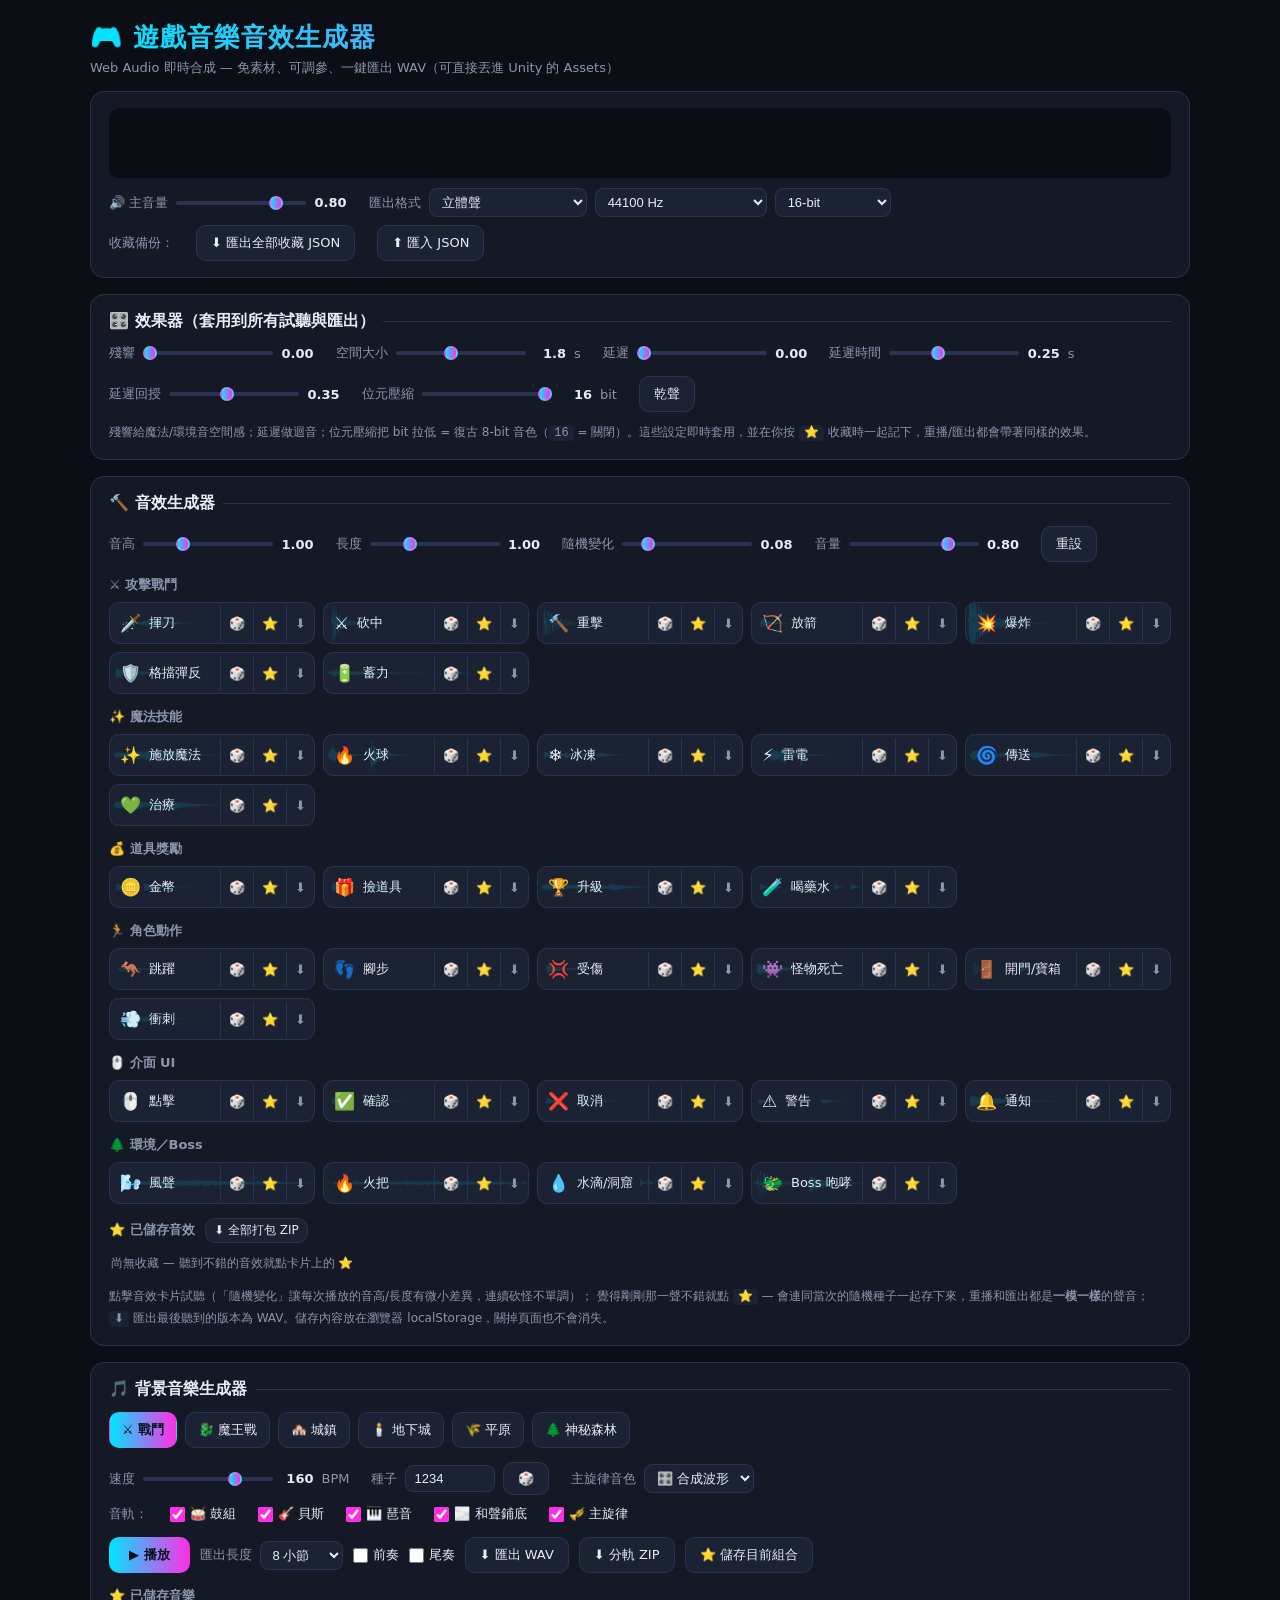
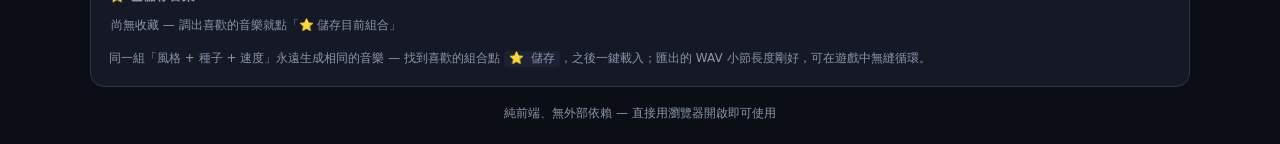
<file: Tools/game-audio-generator/index.html>
<!DOCTYPE html>
<html lang="zh-Hant">
<head>
<meta charset="UTF-8">
<meta name="viewport" content="width=device-width, initial-scale=1.0">
<title>遊戲音樂音效生成器</title>
<style>
  :root{
    --bg:#0b0e14; --panel:#141925; --panel2:#1b2233; --line:#2a3450;
    --txt:#e8ecf4; --dim:#8b96ad;
    --c1:#00e5ff; --c2:#ff2ee6;
    --grad:linear-gradient(90deg,var(--c1),var(--c2));
  }
  *{box-sizing:border-box; margin:0; padding:0;}
  body{
    background:var(--bg); color:var(--txt);
    font-family:"Segoe UI","Microsoft JhengHei",system-ui,sans-serif;
    min-height:100vh; padding:20px;
  }
  header{max-width:1100px; margin:0 auto 14px;}
  h1{
    font-size:26px; font-weight:800; letter-spacing:1px;
    background:var(--grad); -webkit-background-clip:text; background-clip:text; color:transparent;
  }
  header p{color:var(--dim); font-size:13px; margin-top:4px;}
  .wrap{max-width:1100px; margin:0 auto; display:flex; flex-direction:column; gap:16px;}
  .panel{
    background:var(--panel); border:1px solid var(--line); border-radius:14px; padding:16px 18px;
  }
  .panel h2{
    font-size:16px; margin-bottom:12px; display:flex; align-items:center; gap:8px;
  }
  .panel h2::after{content:""; flex:1; height:1px; background:var(--line);}
  canvas#viz{width:100%; height:70px; display:block; background:#0a0d13; border-radius:10px;}

  /* ---- controls ---- */
  .ctlRow{display:flex; flex-wrap:wrap; gap:14px 22px; align-items:center;}
  .ctl{display:flex; align-items:center; gap:8px; font-size:13px; color:var(--dim);}
  .ctl b{color:var(--txt); font-weight:600; min-width:2.5em; text-align:right;}
  input[type=range]{
    -webkit-appearance:none; width:130px; height:4px; border-radius:2px;
    background:var(--line); outline:none; cursor:pointer;
  }
  input[type=range]::-webkit-slider-thumb{
    -webkit-appearance:none; width:14px; height:14px; border-radius:50%;
    background:var(--grad); border:2px solid #fff2;
  }
  input[type=number]{
    width:90px; background:var(--panel2); color:var(--txt);
    border:1px solid var(--line); border-radius:8px; padding:5px 8px; font-size:13px;
  }
  select{
    background:var(--panel2); color:var(--txt); border:1px solid var(--line);
    border-radius:8px; padding:5px 8px; font-size:13px; cursor:pointer;
  }
  label.chk{display:flex; align-items:center; gap:5px; font-size:13px; color:var(--txt); cursor:pointer;}
  input[type=checkbox]{accent-color:var(--c2); width:15px; height:15px; cursor:pointer;}

  button{
    background:var(--panel2); color:var(--txt); border:1px solid var(--line);
    border-radius:10px; padding:8px 14px; font-size:13px; cursor:pointer;
    transition:border-color .15s, transform .05s;
    font-family:inherit;
  }
  button:hover{border-color:var(--c1);}
  button:active{transform:scale(0.96);}
  button.primary{
    background:var(--grad); border:none; color:#081018; font-weight:700; padding:9px 20px;
  }
  button.mood{padding:8px 12px;}
  button.mood.on{
    border-color:transparent; background:var(--grad); color:#081018; font-weight:700;
  }

  /* ---- sfx grid ---- */
  .catTitle{font-size:13px; color:var(--dim); margin:14px 0 8px; font-weight:600;}
  .sfxGrid{display:grid; grid-template-columns:repeat(auto-fill,minmax(172px,1fr)); gap:8px;}
  .sfxCard{
    position:relative; display:flex; align-items:center; background:var(--panel2);
    border:1px solid var(--line); border-radius:10px; overflow:hidden;
  }
  .sfxCard:hover{border-color:var(--c1);}
  .sfxCard .play{
    position:relative; z-index:1;
    flex:1; min-width:0; display:flex; align-items:center; gap:8px; padding:10px 10px;
    cursor:pointer; font-size:13px; user-select:none;
  }
  .sfxCard .play .ico{font-size:17px; flex:none;}
  .sfxCard .play .nm{overflow:hidden; text-overflow:ellipsis; white-space:nowrap; flex:1;}
  .sfxCard .dl, .sfxCard .st{
    position:relative; z-index:1;
    border:none; border-left:1px solid var(--line); border-radius:0;
    background:transparent; padding:10px 8px; font-size:13px; color:var(--dim);
  }
  .sfxCard .dl:hover{color:var(--c1); background:#0003;}
  .sfxCard .st:hover{color:#ffd75e; background:#0003;}
  .sfxCard .mut{
    position:relative; z-index:1;
    border:none; border-left:1px solid var(--line); border-radius:0;
    background:transparent; padding:10px 8px; font-size:13px; color:var(--dim);
  }
  .sfxCard .mut:hover{color:var(--c1); background:#0003;}
  .sfxCard .wf{position:absolute; inset:0; width:100%; height:100%; opacity:.16; z-index:0; pointer-events:none;}
  .miniBtn{padding:3px 8px !important; font-size:12px !important; margin-left:6px;}

  /* ---- saved presets ---- */
  .savedList{display:flex; flex-direction:column; gap:6px;}
  .savedItem{
    display:flex; align-items:center; gap:8px; background:var(--panel2);
    border:1px solid var(--line); border-radius:10px; padding:6px 10px; font-size:13px;
  }
  .savedItem:hover{border-color:var(--c1);}
  .savedItem .nm{flex:1; cursor:pointer; display:flex; align-items:center; gap:7px; min-width:0;}
  .savedItem .nm span.tx{overflow:hidden; text-overflow:ellipsis; white-space:nowrap;}
  .savedItem .meta{color:var(--dim); font-size:11px; white-space:nowrap;}
  .savedItem button{padding:4px 8px; font-size:12px;}
  .empty{color:var(--dim); font-size:12px; padding:4px 2px;}
  .sfxCard.flash{border-color:var(--c2); box-shadow:0 0 10px #ff2ee655;}

  .moodRow{display:flex; flex-wrap:wrap; gap:8px; margin-bottom:14px;}
  .musicBtns{display:flex; gap:10px; align-items:center; flex-wrap:wrap; margin-top:14px;}
  .hint{color:var(--dim); font-size:12px; margin-top:10px; line-height:1.7;}
  .hint code{background:var(--panel2); padding:1px 5px; border-radius:4px;}
  footer{max-width:1100px; margin:18px auto 6px; color:var(--dim); font-size:12px; text-align:center;}
</style>
</head>
<body>
<header>
  <h1>🎮 遊戲音樂音效生成器</h1>
  <p>Web Audio 即時合成 — 免素材、可調參、一鍵匯出 WAV（可直接丟進 Unity 的 Assets）</p>
</header>

<div class="wrap">

  <div class="panel">
    <canvas id="viz" width="1000" height="70"></canvas>
    <div class="ctlRow" style="margin-top:10px;">
      <div class="ctl">🔊 主音量 <input type="range" id="masterVol" min="0" max="1" step="0.01" value="0.8"> <b id="masterVolV">0.80</b></div>
      <div class="ctl">匯出格式
        <select id="expCh"><option value="2" selected>立體聲</option><option value="1">單聲道（SFX 建議）</option></select>
        <select id="expSr"><option value="44100" selected>44100 Hz</option><option value="22050">22050 Hz（省記憶體）</option><option value="48000">48000 Hz</option></select>
        <select id="expBits"><option value="16" selected>16-bit</option><option value="8">8-bit（復古）</option><option value="24">24-bit</option></select>
      </div>
    </div>
    <div class="ctlRow" style="margin-top:8px;">
      <span class="ctl">收藏備份：</span>
      <button id="expJson">⬇ 匯出全部收藏 JSON</button>
      <button id="impJson">⬆ 匯入 JSON</button>
      <input type="file" id="impFile" accept="application/json,.json" style="display:none">
    </div>
  </div>

  <!-- ================= FX ================= -->
  <div class="panel">
    <h2>🎛️ 效果器（套用到所有試聽與匯出）</h2>
    <div class="ctlRow">
      <div class="ctl">殘響 <input type="range" id="fxReverb" min="0" max="1" step="0.01" value="0"> <b id="fxReverbV">0.00</b></div>
      <div class="ctl">空間大小 <input type="range" id="fxRvSize" min="0.2" max="4" step="0.1" value="1.8"> <b id="fxRvSizeV">1.8</b>s</div>
      <div class="ctl">延遲 <input type="range" id="fxDelay" min="0" max="1" step="0.01" value="0"> <b id="fxDelayV">0.00</b></div>
      <div class="ctl">延遲時間 <input type="range" id="fxDlTime" min="0.05" max="0.6" step="0.01" value="0.25"> <b id="fxDlTimeV">0.25</b>s</div>
      <div class="ctl">延遲回授 <input type="range" id="fxDlFb" min="0" max="0.8" step="0.01" value="0.35"> <b id="fxDlFbV">0.35</b></div>
      <div class="ctl">位元壓縮 <input type="range" id="fxCrush" min="2" max="16" step="1" value="16"> <b id="fxCrushV">16</b>bit</div>
      <button id="fxReset">乾聲</button>
    </div>
    <p class="hint">殘響給魔法/環境音空間感；延遲做迴音；位元壓縮把 bit 拉低 = 復古 8-bit 音色（<code>16</code> = 關閉）。這些設定即時套用，並在你按 <code>⭐</code> 收藏時一起記下，重播/匯出都會帶著同樣的效果。</p>
  </div>

  <!-- ================= SFX ================= -->
  <div class="panel">
    <h2>🔨 音效生成器</h2>
    <div class="ctlRow">
      <div class="ctl">音高 <input type="range" id="sfxPitch" min="0.4" max="2.5" step="0.01" value="1"> <b id="sfxPitchV">1.00</b></div>
      <div class="ctl">長度 <input type="range" id="sfxDur" min="0.4" max="2.5" step="0.01" value="1"> <b id="sfxDurV">1.00</b></div>
      <div class="ctl">隨機變化 <input type="range" id="sfxVar" min="0" max="0.5" step="0.01" value="0.08"> <b id="sfxVarV">0.08</b></div>
      <div class="ctl">音量 <input type="range" id="sfxVol" min="0" max="1" step="0.01" value="0.8"> <b id="sfxVolV">0.80</b></div>
      <button id="sfxReset">重設</button>
    </div>
    <div id="sfxList"></div>
    <div class="catTitle">⭐ 已儲存音效 <button id="expAllSfx" class="miniBtn">⬇ 全部打包 ZIP</button></div>
    <div id="savedSfxList" class="savedList"></div>
    <p class="hint">點擊音效卡片試聽（「隨機變化」讓每次播放的音高/長度有微小差異，連續砍怪不單調）；
      覺得剛剛那一聲不錯就點 <code>⭐</code> — 會連同當次的隨機種子一起存下來，重播和匯出都是<b>一模一樣</b>的聲音；
      <code>⬇</code> 匯出最後聽到的版本為 WAV。儲存內容放在瀏覽器 localStorage，關掉頁面也不會消失。</p>
  </div>

  <!-- ================= BGM ================= -->
  <div class="panel">
    <h2>🎵 背景音樂生成器</h2>
    <div class="moodRow" id="moodRow"></div>
    <div class="ctlRow">
      <div class="ctl">速度 <input type="range" id="tempo" min="50" max="200" step="1" value="160"> <b id="tempoV">160</b> BPM</div>
      <div class="ctl">種子 <input type="number" id="seed" value="1234" min="0" max="999999"> <button id="dice" title="隨機種子">🎲</button></div>
      <div class="ctl">主旋律音色
        <select id="leadInst">
          <option value="synth" selected>🎛️ 合成波形</option>
          <option value="piano">🎹 鋼琴</option>
          <option value="epiano">🎹 電鋼琴</option>
          <option value="musicbox">🎵 八音盒</option>
        </select>
      </div>
    </div>
    <div class="ctlRow" style="margin-top:10px;">
      <span class="ctl">音軌：</span>
      <label class="chk"><input type="checkbox" id="lyDrums" checked>🥁 鼓組</label>
      <label class="chk"><input type="checkbox" id="lyBass" checked>🎸 貝斯</label>
      <label class="chk"><input type="checkbox" id="lyArp" checked>🎹 琶音</label>
      <label class="chk"><input type="checkbox" id="lyPad" checked>🌫️ 和聲鋪底</label>
      <label class="chk"><input type="checkbox" id="lyLead" checked>🎺 主旋律</label>
    </div>
    <div class="musicBtns">
      <button class="primary" id="playBtn">▶ 播放</button>
      <div class="ctl">匯出長度
        <select id="expBars">
          <option value="4">4 小節</option>
          <option value="8" selected>8 小節</option>
          <option value="16">16 小節</option>
          <option value="32">32 小節</option>
        </select>
      </div>
      <label class="chk"><input type="checkbox" id="expIntro">前奏</label>
      <label class="chk"><input type="checkbox" id="expOutro">尾奏</label>
      <button id="expMusic">⬇ 匯出 WAV</button>
      <button id="expStems">⬇ 分軌 ZIP</button>
      <button id="saveBgm">⭐ 儲存目前組合</button>
    </div>
    <div class="catTitle">⭐ 已儲存音樂</div>
    <div id="savedBgmList" class="savedList"></div>
    <p class="hint">同一組「風格 + 種子 + 速度」永遠生成相同的音樂 — 找到喜歡的組合點 <code>⭐ 儲存</code>，之後一鍵載入；匯出的 WAV 小節長度剛好，可在遊戲中無縫循環。</p>
  </div>

</div>
<footer>純前端、無外部依賴 — 直接用瀏覽器開啟即可使用</footer>

<script>
'use strict';
/* ============================================================
   共用工具
============================================================ */
const $ = s => document.querySelector(s);
function mulberry32(a){
  return function(){
    a |= 0; a = a + 0x6D2B79F5 | 0;
    let t = Math.imul(a ^ a >>> 15, 1 | a);
    t = t + Math.imul(t ^ t >>> 7, 61 | t) ^ t;
    return ((t ^ t >>> 14) >>> 0) / 4294967296;
  };
}
const m2f = m => 440 * Math.pow(2, (m - 69) / 12);

/* ============================================================
   Audio 核心
============================================================ */
let actx = null, master = null, analyser = null;
const noiseCache = new WeakMap();

function getNoise(ctx){
  let b = noiseCache.get(ctx);
  if(!b){
    b = ctx.createBuffer(1, ctx.sampleRate * 2, ctx.sampleRate);
    const d = b.getChannelData(0);
    // 固定種子：每個 context 的噪音內容一致，收藏的音效才能在試聽/匯出間完全重現
    const r = mulberry32(0x51EDC0DE);
    for(let i = 0; i < d.length; i++) d[i] = r() * 2 - 1;
    noiseCache.set(ctx, b);
  }
  return b;
}
function noiseSrc(ctx){
  const s = ctx.createBufferSource();
  s.buffer = getNoise(ctx); s.loop = true;
  return s;
}
function getCtx(){
  if(!actx){
    actx = new (window.AudioContext || window.webkitAudioContext)();
    master = actx.createGain();
    master.gain.value = +$('#masterVol').value;
    const comp = actx.createDynamicsCompressor();
    analyser = actx.createAnalyser();
    analyser.fftSize = 512;
    master.connect(comp); comp.connect(analyser); analyser.connect(actx.destination);
    startViz();
  }
  if(actx.state === 'suspended') actx.resume();
  return actx;
}
function makeOfflineChain(ctx){
  const g = ctx.createGain();
  g.gain.value = +$('#masterVol').value;
  const comp = ctx.createDynamicsCompressor();
  g.connect(comp); comp.connect(ctx.destination);
  return g;
}

/* ============================================================
   效果器鏈（reverb / delay / bitcrush）— realtime 與 offline 共用
============================================================ */
const NOFX = {reverb:0, rvSize:1.8, delay:0, dlTime:0.25, dlFb:0.35, crush:16};
function fxFromUI(){
  return {
    reverb: +$('#fxReverb').value,
    rvSize: +$('#fxRvSize').value,
    delay:  +$('#fxDelay').value,
    dlTime: +$('#fxDlTime').value,
    dlFb:   +$('#fxDlFb').value,
    crush:  +$('#fxCrush').value,
  };
}
function fxTail(fx){
  if(!fx) return 0;
  return Math.max(fx.reverb > 0.001 ? fx.rvSize : 0, fx.delay > 0.001 ? fx.dlTime * 5 : 0);
}
function makeIR(ctx, seconds){
  const rate = ctx.sampleRate;
  const len = Math.max(1, Math.floor(seconds * rate));
  const ir = ctx.createBuffer(2, len, rate);
  const rnd = mulberry32(0x2BAD1DEA); // 固定種子 → 殘響一致、可重現
  for(let ch = 0; ch < 2; ch++){
    const d = ir.getChannelData(ch);
    for(let i = 0; i < len; i++) d[i] = (rnd() * 2 - 1) * Math.pow(1 - i / len, 2.6);
  }
  return ir;
}
function crushCurve(bits){
  const steps = Math.pow(2, bits), n = 2048, c = new Float32Array(n);
  for(let i = 0; i < n; i++){
    const x = (i / (n - 1)) * 2 - 1;
    c[i] = Math.round(x * steps / 2) / (steps / 2);
  }
  return c;
}
// 回傳 {input, output}；把音源接到 input，output 接到目的地
function buildFX(ctx, fx){
  fx = fx || NOFX;
  const input = ctx.createGain(), output = ctx.createGain();
  let head = input;
  if(fx.crush < 16){
    const ws = ctx.createWaveShaper();
    ws.curve = crushCurve(fx.crush); ws.oversample = 'none';
    head.connect(ws); head = ws;
  }
  head.connect(output); // 乾聲
  if(fx.reverb > 0.001){
    const conv = ctx.createConvolver();
    conv.buffer = makeIR(ctx, fx.rvSize);
    const wg = ctx.createGain(); wg.gain.value = fx.reverb;
    head.connect(conv); conv.connect(wg); wg.connect(output);
  }
  if(fx.delay > 0.001){
    const dl = ctx.createDelay(1.5);
    dl.delayTime.value = Math.min(1.5, fx.dlTime);
    const fb = ctx.createGain(); fb.gain.value = Math.min(0.85, fx.dlFb);
    const wg = ctx.createGain(); wg.gain.value = fx.delay;
    head.connect(dl); dl.connect(fb); fb.connect(dl); dl.connect(wg); wg.connect(output);
  }
  return {input, output};
}

/* ---- 匯出格式 ---- */
function exportFmt(){
  return {
    ch:   (+$('#expCh').value) | 0,
    sr:   (+$('#expSr').value) | 0,
    bits: (+$('#expBits').value) | 0,
  };
}

/* ============================================================
   ZIP 打包（STORE，無壓縮）+ CRC32
============================================================ */
const crcTable = (() => {
  const t = new Uint32Array(256);
  for(let n = 0; n < 256; n++){
    let c = n;
    for(let k = 0; k < 8; k++) c = (c & 1) ? (0xEDB88320 ^ (c >>> 1)) : (c >>> 1);
    t[n] = c >>> 0;
  }
  return t;
})();
function crc32(u8){
  let c = 0xFFFFFFFF;
  for(let i = 0; i < u8.length; i++) c = crcTable[(c ^ u8[i]) & 0xff] ^ (c >>> 8);
  return (c ^ 0xFFFFFFFF) >>> 0;
}
function makeZip(files){ // files: [{name, data:Uint8Array}]
  const enc = new TextEncoder();
  const parts = [], central = [];
  let offset = 0;
  files.forEach(f => {
    const nb = enc.encode(f.name), crc = crc32(f.data), sz = f.data.length;
    const lh = new DataView(new ArrayBuffer(30));
    lh.setUint32(0, 0x04034b50, true); lh.setUint16(4, 20, true);
    lh.setUint32(14, crc, true); lh.setUint32(18, sz, true); lh.setUint32(22, sz, true);
    lh.setUint16(26, nb.length, true);
    parts.push(new Uint8Array(lh.buffer), nb, f.data);
    const cd = new DataView(new ArrayBuffer(46));
    cd.setUint32(0, 0x02014b50, true); cd.setUint16(4, 20, true); cd.setUint16(6, 20, true);
    cd.setUint32(16, crc, true); cd.setUint32(20, sz, true); cd.setUint32(24, sz, true);
    cd.setUint16(28, nb.length, true); cd.setUint32(42, offset, true);
    central.push(new Uint8Array(cd.buffer), nb);
    offset += 30 + nb.length + sz;
  });
  let cSize = 0; central.forEach(c => cSize += c.length);
  const eo = new DataView(new ArrayBuffer(22));
  eo.setUint32(0, 0x06054b50, true);
  eo.setUint16(8, files.length, true); eo.setUint16(10, files.length, true);
  eo.setUint32(12, cSize, true); eo.setUint32(16, offset, true);
  return new Blob([...parts, ...central, new Uint8Array(eo.buffer)], {type:'application/zip'});
}

/* ---- 基本合成元件 ---- */
function tone(ctx, out, o2){
  const {t, f, f1, dur, wave='sine', vol=0.3, att=0.004, rel, fType, fFreq, fQ} = o2;
  const end = rel || dur;
  const o = ctx.createOscillator();
  o.type = wave;
  o.frequency.setValueAtTime(Math.max(1, f), t);
  if(f1) o.frequency.exponentialRampToValueAtTime(Math.max(1, f1), t + dur);
  const g = ctx.createGain();
  g.gain.setValueAtTime(0, t);
  g.gain.linearRampToValueAtTime(vol, t + att);
  g.gain.exponentialRampToValueAtTime(0.0008, t + end);
  o.connect(g);
  let last = g;
  if(fType){
    const fl = ctx.createBiquadFilter();
    fl.type = fType; fl.frequency.value = fFreq || 1200; fl.Q.value = fQ || 1;
    g.connect(fl); last = fl;
  }
  last.connect(out);
  o.start(t); o.stop(t + end + 0.06);
}
function noiseHit(ctx, out, o2){
  const {t, dur, vol=0.4, att=0.002, fType='lowpass', f0=2000, f1, q=1} = o2;
  const s = noiseSrc(ctx);
  const fl = ctx.createBiquadFilter();
  fl.type = fType; fl.Q.value = q;
  fl.frequency.setValueAtTime(Math.max(20, f0), t);
  if(f1) fl.frequency.exponentialRampToValueAtTime(Math.max(20, f1), t + dur);
  const g = ctx.createGain();
  g.gain.setValueAtTime(0, t);
  g.gain.linearRampToValueAtTime(vol, t + att);
  g.gain.exponentialRampToValueAtTime(0.0008, t + dur);
  s.connect(fl); fl.connect(g); g.connect(out);
  s.start(t); s.stop(t + dur + 0.05);
}

/* ============================================================
   音效庫  p = {pitch, dur, vol, rng}，回傳總長(秒)
============================================================ */
const SFX = [
  // ⚔️ 攻擊戰鬥
  {id:'sword_swing', name:'揮刀', ico:'🗡️', cat:'attack', fn(ctx,out,t,p){
    const d = 0.3 * p.dur;
    const s = noiseSrc(ctx);
    const fl = ctx.createBiquadFilter();
    fl.type = 'bandpass'; fl.Q.value = 2.5;
    fl.frequency.setValueAtTime(600 * p.pitch, t);
    fl.frequency.exponentialRampToValueAtTime(3200 * p.pitch, t + d * 0.45);
    fl.frequency.exponentialRampToValueAtTime(500 * p.pitch, t + d);
    const g = ctx.createGain();
    g.gain.setValueAtTime(0, t);
    g.gain.linearRampToValueAtTime(0.7 * p.vol, t + d * 0.35);
    g.gain.exponentialRampToValueAtTime(0.001, t + d);
    s.connect(fl); fl.connect(g); g.connect(out);
    s.start(t); s.stop(t + d + 0.05);
    return d;
  }},
  {id:'sword_hit', name:'砍中', ico:'⚔️', cat:'attack', fn(ctx,out,t,p){
    noiseHit(ctx,out,{t, dur:0.12*p.dur, vol:0.55*p.vol, f0:5000*p.pitch, f1:800});
    [2500,3720,5300].forEach(f =>
      tone(ctx,out,{t, f:f*p.pitch, dur:0.18*p.dur, wave:'square', vol:0.07*p.vol, att:0.001}));
    tone(ctx,out,{t, f:150*p.pitch, f1:50, dur:0.15*p.dur, wave:'sine', vol:0.7*p.vol, att:0.001});
    return 0.25 * p.dur;
  }},
  {id:'heavy_impact', name:'重擊', ico:'🔨', cat:'attack', fn(ctx,out,t,p){
    tone(ctx,out,{t, f:100*p.pitch, f1:28, dur:0.35*p.dur, wave:'sine', vol:0.9*p.vol, att:0.001});
    noiseHit(ctx,out,{t, dur:0.2*p.dur, vol:0.5*p.vol, f0:900, f1:100});
    return 0.45 * p.dur;
  }},
  {id:'bow_shot', name:'放箭', ico:'🏹', cat:'attack', fn(ctx,out,t,p){
    noiseHit(ctx,out,{t, dur:0.15*p.dur, vol:0.4*p.vol, fType:'bandpass', f0:1200*p.pitch, f1:3500*p.pitch, q:2});
    tone(ctx,out,{t, f:320*p.pitch, f1:280*p.pitch, dur:0.12, wave:'triangle', vol:0.25*p.vol, att:0.001});
    return 0.25;
  }},
  {id:'explosion', name:'爆炸', ico:'💥', cat:'attack', fn(ctx,out,t,p){
    const d = 1.1 * p.dur;
    noiseHit(ctx,out,{t, dur:d, vol:0.85*p.vol, f0:5000*p.pitch, f1:60, att:0.01});
    tone(ctx,out,{t, f:90*p.pitch, f1:24, dur:d*0.9, wave:'sine', vol:0.9*p.vol, att:0.002});
    return d + 0.2;
  }},

  // ✨ 魔法技能
  {id:'magic_cast', name:'施放魔法', ico:'✨', cat:'magic', fn(ctx,out,t,p){
    const base = 440 * p.pitch;
    [1,1.25,1.5,2,2.5,3,4].forEach((r,i) =>
      tone(ctx,out,{t:t+i*0.05*p.dur, f:base*r, dur:0.3*p.dur, wave:'sine', vol:0.18*p.vol, att:0.01}));
    noiseHit(ctx,out,{t, dur:0.6*p.dur, vol:0.1*p.vol, fType:'highpass', f0:4000, att:0.2});
    return 0.75 * p.dur;
  }},
  {id:'fireball', name:'火球', ico:'🔥', cat:'magic', fn(ctx,out,t,p){
    const d = 0.5 * p.dur;
    noiseHit(ctx,out,{t, dur:d, vol:0.5*p.vol, f0:3000*p.pitch, f1:300, q:1.2, att:0.03});
    tone(ctx,out,{t:t+d*0.5, f:120*p.pitch, f1:35, dur:0.4*p.dur, wave:'sine', vol:0.8*p.vol, att:0.005});
    noiseHit(ctx,out,{t:t+d*0.5, dur:0.45*p.dur, vol:0.4*p.vol, f0:800, f1:100, att:0.01});
    return d + 0.45 * p.dur;
  }},
  {id:'ice', name:'冰凍', ico:'❄️', cat:'magic', fn(ctx,out,t,p){
    for(let i = 0; i < 6; i++){
      tone(ctx,out,{t:t+i*0.04*p.dur, f:(1800+p.rng()*1600)*p.pitch, dur:0.15, wave:'triangle', vol:0.15*p.vol, att:0.002});
    }
    noiseHit(ctx,out,{t, dur:0.4*p.dur, vol:0.1*p.vol, fType:'highpass', f0:6000});
    return 0.5 * p.dur;
  }},
  {id:'lightning', name:'雷電', ico:'⚡', cat:'magic', fn(ctx,out,t,p){
    for(let i = 0; i < 5; i++){
      noiseHit(ctx,out,{t:t+p.rng()*0.15*p.dur, dur:0.03, vol:0.5*p.vol, fType:'highpass', f0:3000});
    }
    tone(ctx,out,{t:t+0.05, f:900*p.pitch, f1:80, dur:0.3*p.dur, wave:'sawtooth', vol:0.4*p.vol, att:0.001});
    noiseHit(ctx,out,{t:t+0.08, dur:0.35*p.dur, vol:0.35*p.vol, f0:2500, f1:200});
    return 0.45 * p.dur;
  }},
  {id:'teleport', name:'傳送', ico:'🌀', cat:'magic', fn(ctx,out,t,p){
    const d = 0.7 * p.dur;
    tone(ctx,out,{t, f:180*p.pitch, f1:1800*p.pitch, dur:d, wave:'sine', vol:0.3*p.vol, att:0.02});
    tone(ctx,out,{t:t+0.05, f:240*p.pitch, f1:2400*p.pitch, dur:d, wave:'triangle', vol:0.2*p.vol, att:0.02});
    noiseHit(ctx,out,{t:t+d*0.4, dur:d*0.6, vol:0.15*p.vol, fType:'highpass', f0:5000, att:0.1});
    return d + 0.2;
  }},
  {id:'heal', name:'治療', ico:'💚', cat:'magic', fn(ctx,out,t,p){
    [0,4,7,12].forEach((s,i) => {
      const tt = t + i * 0.1 * p.dur;
      const f = 523 * p.pitch * Math.pow(2, s/12);
      tone(ctx,out,{t:tt, f, dur:0.5*p.dur, wave:'sine', vol:0.2*p.vol, att:0.02});
      tone(ctx,out,{t:tt, f:f*2.01, dur:0.4*p.dur, wave:'sine', vol:0.06*p.vol, att:0.02});
    });
    return 0.9 * p.dur;
  }},

  // 💰 道具獎勵
  {id:'coin', name:'金幣', ico:'🪙', cat:'item', fn(ctx,out,t,p){
    tone(ctx,out,{t, f:988*p.pitch, dur:0.09, wave:'square', vol:0.22*p.vol, att:0.001});
    tone(ctx,out,{t:t+0.08, f:1319*p.pitch, dur:0.25*p.dur, wave:'square', vol:0.22*p.vol, att:0.001});
    return 0.35 * p.dur;
  }},
  {id:'pickup', name:'撿道具', ico:'🎁', cat:'item', fn(ctx,out,t,p){
    tone(ctx,out,{t, f:400*p.pitch, f1:900*p.pitch, dur:0.12, wave:'triangle', vol:0.3*p.vol});
    tone(ctx,out,{t:t+0.1, f:1200*p.pitch, dur:0.15, wave:'sine', vol:0.2*p.vol});
    return 0.3;
  }},
  {id:'levelup', name:'升級', ico:'🏆', cat:'item', fn(ctx,out,t,p){
    [523,659,784,1047,1319].forEach((f,i) => {
      const tt = t + i * 0.09 * p.dur;
      tone(ctx,out,{t:tt, f:f*p.pitch, dur:0.35*p.dur, wave:'square', vol:0.14*p.vol, att:0.005});
      tone(ctx,out,{t:tt+0.02, f:f*p.pitch*0.5, dur:0.3, wave:'triangle', vol:0.1*p.vol});
    });
    return 0.45 * p.dur + 0.4;
  }},
  {id:'potion', name:'喝藥水', ico:'🧪', cat:'item', fn(ctx,out,t,p){
    for(let i = 0; i < 7; i++){
      const tt = t + i * 0.06 * p.dur + p.rng() * 0.02;
      tone(ctx,out,{t:tt, f:(280+p.rng()*400)*p.pitch, f1:(600+p.rng()*500)*p.pitch, dur:0.06, wave:'sine', vol:0.22*p.vol, att:0.005});
    }
    return 0.55 * p.dur;
  }},

  // 🏃 角色動作
  {id:'jump', name:'跳躍', ico:'🦘', cat:'move', fn(ctx,out,t,p){
    tone(ctx,out,{t, f:160*p.pitch, f1:450*p.pitch, dur:0.18*p.dur, wave:'square', vol:0.2*p.vol, att:0.005});
    return 0.22 * p.dur;
  }},
  {id:'footstep', name:'腳步', ico:'👣', cat:'move', fn(ctx,out,t,p){
    noiseHit(ctx,out,{t, dur:0.07*p.dur, vol:0.35*p.vol, f0:700*p.pitch, f1:150});
    tone(ctx,out,{t, f:90*p.pitch, f1:50, dur:0.08, wave:'sine', vol:0.3*p.vol, att:0.001});
    return 0.12;
  }},
  {id:'hurt', name:'受傷', ico:'💢', cat:'move', fn(ctx,out,t,p){
    tone(ctx,out,{t, f:400*p.pitch, f1:120, dur:0.2*p.dur, wave:'sawtooth', vol:0.3*p.vol, att:0.002});
    noiseHit(ctx,out,{t, dur:0.1*p.dur, vol:0.2*p.vol, f0:2000, f1:400});
    return 0.25 * p.dur;
  }},
  {id:'monster_death', name:'怪物死亡', ico:'👾', cat:'move', fn(ctx,out,t,p){
    tone(ctx,out,{t, f:260*p.pitch, f1:45, dur:0.6*p.dur, wave:'sawtooth', vol:0.35*p.vol, att:0.005});
    noiseHit(ctx,out,{t, dur:0.5*p.dur, vol:0.3*p.vol, f0:1200, f1:100, q:1.5});
    return 0.65 * p.dur;
  }},
  {id:'door', name:'開門/寶箱', ico:'🚪', cat:'move', fn(ctx,out,t,p){
    tone(ctx,out,{t, f:110*p.pitch, f1:60, dur:0.1, wave:'sine', vol:0.5*p.vol, att:0.001});
    noiseHit(ctx,out,{t:t+0.12, dur:0.05, vol:0.3*p.vol, f0:1500});
    tone(ctx,out,{t:t+0.12, f:220*p.pitch, f1:160*p.pitch, dur:0.08, wave:'triangle', vol:0.2*p.vol});
    return 0.3;
  }},

  // 🖱️ 介面
  {id:'ui_click', name:'點擊', ico:'🖱️', cat:'ui', fn(ctx,out,t,p){
    noiseHit(ctx,out,{t, dur:0.02, vol:0.12*p.vol, fType:'highpass', f0:2000});
    tone(ctx,out,{t, f:1300*p.pitch, dur:0.05, wave:'sine', vol:0.2*p.vol, att:0.001});
    return 0.08;
  }},
  {id:'ui_confirm', name:'確認', ico:'✅', cat:'ui', fn(ctx,out,t,p){
    tone(ctx,out,{t, f:660*p.pitch, dur:0.08, wave:'sine', vol:0.22*p.vol});
    tone(ctx,out,{t:t+0.09, f:990*p.pitch, dur:0.18*p.dur, wave:'sine', vol:0.22*p.vol});
    return 0.3 * p.dur;
  }},
  {id:'ui_cancel', name:'取消', ico:'❌', cat:'ui', fn(ctx,out,t,p){
    tone(ctx,out,{t, f:440*p.pitch, dur:0.08, wave:'sine', vol:0.22*p.vol});
    tone(ctx,out,{t:t+0.09, f:233*p.pitch, dur:0.18*p.dur, wave:'sine', vol:0.22*p.vol});
    return 0.3 * p.dur;
  }},
  {id:'alert', name:'警告', ico:'⚠️', cat:'ui', fn(ctx,out,t,p){
    tone(ctx,out,{t, f:880*p.pitch, dur:0.14, wave:'sawtooth', vol:0.15*p.vol, fType:'lowpass', fFreq:3000});
    tone(ctx,out,{t:t+0.2, f:880*p.pitch, dur:0.14, wave:'sawtooth', vol:0.15*p.vol, fType:'lowpass', fFreq:3000});
    return 0.4;
  }},
  {id:'notify', name:'通知', ico:'🔔', cat:'ui', fn(ctx,out,t,p){
    tone(ctx,out,{t, f:1174*p.pitch, dur:0.5*p.dur, wave:'sine', vol:0.2*p.vol, att:0.002});
    tone(ctx,out,{t, f:1567*p.pitch, dur:0.6*p.dur, wave:'sine', vol:0.14*p.vol, att:0.002});
    tone(ctx,out,{t:t+0.11, f:2349*p.pitch, dur:0.4*p.dur, wave:'sine', vol:0.1*p.vol, att:0.002});
    return 0.7 * p.dur;
  }},

  // ⚔️ 攻擊戰鬥（追加）
  {id:'parry', name:'格擋彈反', ico:'🛡️', cat:'attack', fn(ctx,out,t,p){
    noiseHit(ctx,out,{t, dur:0.08*p.dur, vol:0.5*p.vol, fType:'bandpass', f0:4000*p.pitch, f1:7000*p.pitch, q:3});
    [4200,6300,8100].forEach(f =>
      tone(ctx,out,{t, f:f*p.pitch, dur:0.4*p.dur, wave:'triangle', vol:0.08*p.vol, att:0.001}));
    tone(ctx,out,{t, f:2100*p.pitch, f1:1400*p.pitch, dur:0.3*p.dur, wave:'sine', vol:0.12*p.vol, att:0.001});
    return 0.45 * p.dur;
  }},
  {id:'charge', name:'蓄力', ico:'🔋', cat:'attack', fn(ctx,out,t,p){
    const d = 1.0 * p.dur;
    tone(ctx,out,{t, f:80*p.pitch, f1:700*p.pitch, dur:d, wave:'sawtooth', vol:0.22*p.vol, att:0.05, fType:'lowpass', fFreq:2000});
    tone(ctx,out,{t, f:120*p.pitch, f1:1050*p.pitch, dur:d, wave:'square', vol:0.08*p.vol, att:0.05});
    noiseHit(ctx,out,{t:t+d*0.85, dur:0.2, vol:0.25*p.vol, fType:'highpass', f0:3000, att:0.02});
    return d + 0.15;
  }},

  // 🏃 角色動作（追加）
  {id:'dash', name:'衝刺', ico:'💨', cat:'move', fn(ctx,out,t,p){
    const d = 0.35 * p.dur;
    const s = noiseSrc(ctx);
    const fl = ctx.createBiquadFilter();
    fl.type = 'bandpass'; fl.Q.value = 1.5;
    fl.frequency.setValueAtTime(400*p.pitch, t);
    fl.frequency.exponentialRampToValueAtTime(2600*p.pitch, t + d);
    const g = ctx.createGain();
    g.gain.setValueAtTime(0, t);
    g.gain.linearRampToValueAtTime(0.5*p.vol, t + d*0.3);
    g.gain.exponentialRampToValueAtTime(0.001, t + d);
    s.connect(fl); fl.connect(g); g.connect(out);
    s.start(t); s.stop(t + d + 0.05);
    return d + 0.1;
  }},

  // 🌲 環境循環（可無縫 loop）
  {id:'amb_wind', name:'風聲', ico:'🌬️', cat:'ambient', loop:true, fn(ctx,out,t,p){
    const d = 2.0;
    const s = noiseSrc(ctx);
    const fl = ctx.createBiquadFilter();
    fl.type = 'lowpass'; fl.Q.value = 3;
    const lfo = ctx.createOscillator(); lfo.frequency.value = 0.5;
    const lg = ctx.createGain(); lg.gain.value = 400;
    lfo.connect(lg); lg.connect(fl.frequency);
    fl.frequency.value = 700 * p.pitch;
    const g = ctx.createGain();
    g.gain.setValueAtTime(0, t);
    g.gain.linearRampToValueAtTime(0.28*p.vol, t + 0.5);
    g.gain.setValueAtTime(0.28*p.vol, t + d - 0.5);
    g.gain.linearRampToValueAtTime(0, t + d);
    s.connect(fl); fl.connect(g); g.connect(out);
    s.start(t); lfo.start(t); s.stop(t + d + 0.05); lfo.stop(t + d + 0.05);
    return d;
  }},
  {id:'amb_fire', name:'火把', ico:'🔥', cat:'ambient', loop:true, fn(ctx,out,t,p){
    const d = 2.0;
    const s = noiseSrc(ctx);
    const fl = ctx.createBiquadFilter();
    fl.type = 'lowpass'; fl.frequency.value = 900 * p.pitch; fl.Q.value = 0.7;
    const g = ctx.createGain(); g.gain.value = 0.18 * p.vol;
    // 劈啪
    for(let i = 0; i < 14; i++){
      noiseHit(ctx,out,{t:t + p.rng()*d, dur:0.03, vol:0.18*p.vol, fType:'highpass', f0:2000+p.rng()*3000});
    }
    const env = ctx.createGain();
    env.gain.setValueAtTime(0, t);
    env.gain.linearRampToValueAtTime(1, t + 0.3);
    env.gain.setValueAtTime(1, t + d - 0.3);
    env.gain.linearRampToValueAtTime(0, t + d);
    s.connect(fl); fl.connect(g); g.connect(env); env.connect(out);
    s.start(t); s.stop(t + d + 0.05);
    return d;
  }},
  {id:'amb_water', name:'水滴/洞窟', ico:'💧', cat:'ambient', loop:true, fn(ctx,out,t,p){
    const d = 2.0;
    for(let i = 0; i < 6; i++){
      const tt = t + p.rng() * d;
      tone(ctx,out,{t:tt, f:(900+p.rng()*700)*p.pitch, f1:(500+p.rng()*300)*p.pitch, dur:0.12, wave:'sine', vol:0.22*p.vol, att:0.001});
    }
    return d;
  }},
  {id:'boss_roar', name:'Boss 咆哮', ico:'🐲', cat:'ambient', fn(ctx,out,t,p){
    const d = 1.4 * p.dur;
    tone(ctx,out,{t, f:70*p.pitch, f1:120*p.pitch, dur:d*0.5, wave:'sawtooth', vol:0.5*p.vol, att:0.06, fType:'lowpass', fFreq:900});
    tone(ctx,out,{t:t+d*0.35, f:130*p.pitch, f1:45*p.pitch, dur:d*0.6, wave:'sawtooth', vol:0.5*p.vol, att:0.02, fType:'lowpass', fFreq:1100});
    tone(ctx,out,{t, f:35*p.pitch, dur:d, wave:'sine', vol:0.4*p.vol, att:0.05});
    noiseHit(ctx,out,{t, dur:d, vol:0.12*p.vol, fType:'lowpass', f0:600, att:0.1});
    return d + 0.2;
  }},
];
const CATS = {attack:'⚔️ 攻擊戰鬥', magic:'✨ 魔法技能', item:'💰 道具獎勵', move:'🏃 角色動作', ui:'🖱️ 介面 UI', ambient:'🌲 環境／Boss'};

/* 音效快照 = 滑桿基準值 + 隨機種子 + 效果器設定；同一份快照永遠重現同一個聲音 */
function currentSfxSnap(){
  return {
    pitch: +$('#sfxPitch').value,
    dur:   +$('#sfxDur').value,
    vari:  +$('#sfxVar').value,
    vol:   +$('#sfxVol').value,
    seed:  (Math.random() * 1e9) | 0,
    fx:    fxFromUI(),
  };
}
function materialize(snap){
  const r = mulberry32(snap.seed);
  const jit = () => 1 + (r() * 2 - 1) * snap.vari;
  return { pitch: snap.pitch * jit(), dur: snap.dur * jit(), vol: snap.vol, rng: r };
}
const lastPlay = {}; // 每個音效最後一次播放的快照
function playSnap(def, snap){
  const ctx = getCtx();
  const fx = buildFX(ctx, snap.fx || NOFX);
  fx.output.connect(master);
  def.fn(ctx, fx.input, ctx.currentTime + 0.03, materialize(snap));
}
function playSfx(def, card){
  const snap = currentSfxSnap();
  lastPlay[def.id] = snap;
  playSnap(def, snap);
  if(card){
    card.classList.add('flash');
    setTimeout(() => card.classList.remove('flash'), 180);
    drawCardWave(def, snap);
  }
}
// 以指定格式離線渲染音效，回傳裁切後的 AudioBuffer
async function renderSfxBuffer(def, snap){
  const fmt = exportFmt();
  const tail = fxTail(snap.fx) + 0.55;
  const cap = 3 * Math.max(0.3, snap.dur * (1 + snap.vari)) + 1 + tail;
  const octx = new OfflineAudioContext(fmt.ch, Math.ceil(fmt.sr * cap), fmt.sr);
  const chain = makeOfflineChain(octx);
  const fx = buildFX(octx, snap.fx || NOFX);
  fx.output.connect(chain);
  const len = def.fn(octx, fx.input, 0.02, materialize(snap));
  const buf = await octx.startRendering();
  return trimBuffer(buf, (def.loop ? len : len + tail));
}
async function renderSfxWav(def, snap, name){
  const buf = await renderSfxBuffer(def, snap);
  downloadWav(buf, name, exportFmt().bits);
}
function exportSfx(def){
  // 匯出「最後聽到的那個版本」；沒播過就以目前參數抽一次
  const snap = lastPlay[def.id] || currentSfxSnap();
  return renderSfxWav(def, snap, 'sfx_' + def.id + '.wav');
}
// 🎲 變異：重roll 音高/長度/種子，播放並設為 lastPlay（按 ⭐ 即可收藏這一版）
function mutateSfx(def, card){
  const snap = {
    pitch: +(0.6 + Math.random() * 1.1).toFixed(3),
    dur:   +(0.7 + Math.random() * 0.8).toFixed(3),
    vari:  +$('#sfxVar').value,
    vol:   +$('#sfxVol').value,
    seed:  (Math.random() * 1e9) | 0,
    fx:    fxFromUI(),
  };
  lastPlay[def.id] = snap;
  playSnap(def, snap);
  if(card){
    card.classList.add('flash');
    setTimeout(() => card.classList.remove('flash'), 180);
    drawCardWave(def, snap);
  }
}
function trimBuffer(buf, seconds){
  const len = Math.min(buf.length, Math.ceil(seconds * buf.sampleRate));
  const octx = new OfflineAudioContext(buf.numberOfChannels, len, buf.sampleRate);
  const cut = octx.createBuffer(buf.numberOfChannels, len, buf.sampleRate);
  for(let c = 0; c < buf.numberOfChannels; c++){
    cut.getChannelData(c).set(buf.getChannelData(c).subarray(0, len));
  }
  return cut;
}

/* ============================================================
   BGM 引擎
============================================================ */
const SCALES = {
  major:    [0,2,4,5,7,9,11],
  minor:    [0,2,3,5,7,8,10],
  dorian:   [0,2,3,5,7,9,10],
  phrygian: [0,1,3,5,7,8,10],
};
const MOODS = {
  battle:  {label:'⚔️ 戰鬥',   tempo:160, root:45, scale:'minor',    prog:[0,5,3,6], drums:'drive',  bass:'run',   arpWave:'square',   leadWave:'sawtooth', arpDensity:0.85, leadDensity:0.6,  layers:{drums:1,bass:1,arp:1,pad:0,lead:1}},
  boss:    {label:'🐉 魔王戰', tempo:174, root:43, scale:'phrygian', prog:[0,1,0,6], drums:'heavy',  bass:'pulse', arpWave:'sawtooth', leadWave:'sawtooth', arpDensity:0.9,  leadDensity:0.5,  layers:{drums:1,bass:1,arp:1,pad:1,lead:1}},
  town:    {label:'🏘️ 城鎮',   tempo:104, root:48, scale:'major',    prog:[0,3,4,0], drums:'light',  bass:'walk',  arpWave:'triangle', leadWave:'triangle', arpDensity:0.5,  leadDensity:0.65, layers:{drums:1,bass:1,arp:0,pad:1,lead:1}},
  dungeon: {label:'🕯️ 地下城', tempo:80,  root:41, scale:'minor',    prog:[0,0,5,6], drums:'sparse', bass:'drone', arpWave:'sine',     leadWave:'sine',     arpDensity:0.4,  leadDensity:0.3,  layers:{drums:1,bass:1,arp:1,pad:1,lead:0}},
  peace:   {label:'🌾 平原',   tempo:88,  root:50, scale:'major',    prog:[0,5,3,4], drums:'none',   bass:'soft',  arpWave:'triangle', leadWave:'sine',     arpDensity:0.4,  leadDensity:0.55, layers:{drums:0,bass:1,arp:0,pad:1,lead:1}},
  forest:  {label:'🌲 神秘森林',tempo:72, root:47, scale:'dorian',   prog:[0,3,1,4], drums:'sparse', bass:'drone', arpWave:'sine',     leadWave:'triangle', arpDensity:0.55, leadDensity:0.4,  layers:{drums:1,bass:1,arp:1,pad:1,lead:1}},
};
const DRUMPATS = {
  drive: {k:[1,0,0,0,0,0,1,0,1,0,0,0,0,0,1,0], s:[0,0,0,0,1,0,0,0,0,0,0,0,1,0,0,1], h:[1,1,1,1,1,1,1,1,1,1,1,1,1,1,2,1]},
  heavy: {k:[1,0,0,1,0,0,1,0,1,0,0,1,0,0,1,1], s:[0,0,0,0,1,0,0,0,0,0,0,0,1,0,0,0], h:[1,0,1,0,1,0,1,0,1,0,1,0,1,0,2,0]},
  light: {k:[1,0,0,0,0,0,0,0,1,0,0,0,0,0,0,0], s:[0,0,0,0,1,0,0,0,0,0,0,0,1,0,0,0], h:[0,0,1,0,0,0,1,0,0,0,1,0,0,0,1,0]},
  sparse:{k:[1,0,0,0,0,0,0,0,0,0,1,0,0,0,0,0], s:[0,0,0,0,0,0,0,0,1,0,0,0,0,0,0,0], h:[0,0,0,0,2,0,0,0,0,0,0,0,2,0,0,0]},
  none:  {k:[0,0,0,0,0,0,0,0,0,0,0,0,0,0,0,0], s:[0,0,0,0,0,0,0,0,0,0,0,0,0,0,0,0], h:[0,0,0,0,0,0,0,0,0,0,0,0,0,0,0,0]},
};

/* ---- 樂器 ---- */
function kick(ctx, out, t, v){
  const o = ctx.createOscillator(), g = ctx.createGain();
  o.frequency.setValueAtTime(160, t);
  o.frequency.exponentialRampToValueAtTime(45, t + 0.11);
  g.gain.setValueAtTime(v, t);
  g.gain.exponentialRampToValueAtTime(0.001, t + 0.25);
  o.connect(g); g.connect(out);
  o.start(t); o.stop(t + 0.3);
}
function snare(ctx, out, t, v){
  const s = noiseSrc(ctx);
  const fl = ctx.createBiquadFilter();
  fl.type = 'bandpass'; fl.frequency.value = 1800; fl.Q.value = 0.8;
  const g = ctx.createGain();
  g.gain.setValueAtTime(v, t);
  g.gain.exponentialRampToValueAtTime(0.001, t + 0.14);
  s.connect(fl); fl.connect(g); g.connect(out);
  s.start(t); s.stop(t + 0.16);
  const o = ctx.createOscillator();
  o.type = 'triangle';
  o.frequency.setValueAtTime(210, t);
  o.frequency.exponentialRampToValueAtTime(120, t + 0.08);
  const g2 = ctx.createGain();
  g2.gain.setValueAtTime(v * 0.7, t);
  g2.gain.exponentialRampToValueAtTime(0.001, t + 0.09);
  o.connect(g2); g2.connect(out);
  o.start(t); o.stop(t + 0.1);
}
function hat(ctx, out, t, v, open){
  const s = noiseSrc(ctx);
  const fl = ctx.createBiquadFilter();
  fl.type = 'highpass'; fl.frequency.value = 7200;
  const g = ctx.createGain();
  const d = open ? 0.22 : 0.05;
  g.gain.setValueAtTime(v, t);
  g.gain.exponentialRampToValueAtTime(0.001, t + d);
  s.connect(fl); fl.connect(g); g.connect(out);
  s.start(t); s.stop(t + d + 0.02);
}
function bassN(ctx, out, t, f, d, wave, v){
  const o = ctx.createOscillator();
  o.type = wave; o.frequency.value = f;
  const fl = ctx.createBiquadFilter();
  fl.type = 'lowpass'; fl.frequency.value = 480;
  const g = ctx.createGain();
  g.gain.setValueAtTime(0, t);
  g.gain.linearRampToValueAtTime(v, t + 0.01);
  g.gain.setValueAtTime(v, t + d * 0.75);
  g.gain.linearRampToValueAtTime(0, t + d);
  o.connect(fl); fl.connect(g); g.connect(out);
  o.start(t); o.stop(t + d + 0.02);
}
function pluck(ctx, out, t, f, d, wave, v){
  const o = ctx.createOscillator();
  o.type = wave; o.frequency.value = f;
  const fl = ctx.createBiquadFilter();
  fl.type = 'lowpass';
  fl.frequency.setValueAtTime(Math.min(9000, f * 6), t);
  fl.frequency.exponentialRampToValueAtTime(Math.max(200, f), t + d);
  const g = ctx.createGain();
  g.gain.setValueAtTime(v, t);
  g.gain.exponentialRampToValueAtTime(0.001, t + d);
  o.connect(fl); fl.connect(g); g.connect(out);
  o.start(t); o.stop(t + d + 0.02);
}
function pad(ctx, out, t, f, d){
  [f * 0.997, f * 1.003].forEach(ff => {
    const o = ctx.createOscillator();
    o.type = 'sawtooth'; o.frequency.value = ff;
    const fl = ctx.createBiquadFilter();
    fl.type = 'lowpass'; fl.frequency.value = 800;
    const g = ctx.createGain();
    g.gain.setValueAtTime(0, t);
    g.gain.linearRampToValueAtTime(0.045, t + d * 0.35);
    g.gain.setValueAtTime(0.045, t + d * 0.8);
    g.gain.linearRampToValueAtTime(0, t + d * 1.05);
    o.connect(fl); fl.connect(g); g.connect(out);
    o.start(t); o.stop(t + d * 1.1);
  });
}
function lead(ctx, out, t, f, d, wave, v){
  const o = ctx.createOscillator();
  o.type = wave; o.frequency.value = f;
  const lfo = ctx.createOscillator();
  lfo.frequency.value = 5.5;
  const lg = ctx.createGain();
  lg.gain.value = f * 0.008;
  lfo.connect(lg); lg.connect(o.frequency);
  const g = ctx.createGain();
  g.gain.setValueAtTime(0, t);
  g.gain.linearRampToValueAtTime(v, t + 0.02);
  g.gain.setValueAtTime(v * 0.8, t + d * 0.7);
  g.gain.linearRampToValueAtTime(0, t + d);
  o.connect(g); g.connect(out);
  o.start(t); lfo.start(t);
  o.stop(t + d + 0.02); lfo.stop(t + d + 0.02);
}
/* 🎹 鋼琴：多泛音相加 + 快速衰減 + 輕微失諧 + 槌擊聲 */
function piano(ctx, out, t, f, d, v){
  const dd = Math.max(0.25, d + 0.35); // 鋼琴會延音，比音符稍長
  const amp = ctx.createGain();
  amp.gain.setValueAtTime(0, t);
  amp.gain.linearRampToValueAtTime(v, t + 0.003);
  amp.gain.exponentialRampToValueAtTime(0.0006, t + dd);
  amp.connect(out);
  const parts = [[1,1,1],[2,0.42,0.85],[3,0.22,0.7],[4,0.13,0.55],[5,0.07,0.45],[7,0.035,0.35]];
  parts.forEach(([r,a,dec]) => {
    const o = ctx.createOscillator(); o.type = 'sine';
    o.frequency.value = f * r * (1 + 0.0007 * r * r); // 高泛音略偏高 = 真實鋼琴的張弦感
    const g = ctx.createGain();
    g.gain.setValueAtTime(a, t);
    g.gain.exponentialRampToValueAtTime(0.0006, t + Math.max(0.1, dd * dec));
    o.connect(g); g.connect(amp);
    o.start(t); o.stop(t + dd + 0.05);
  });
  const s = noiseSrc(ctx); // 槌擊瞬態
  const fl = ctx.createBiquadFilter(); fl.type = 'lowpass'; fl.frequency.value = Math.min(6000, f * 8);
  const ng = ctx.createGain();
  ng.gain.setValueAtTime(v * 0.22, t); ng.gain.exponentialRampToValueAtTime(0.0006, t + 0.03);
  s.connect(fl); fl.connect(ng); ng.connect(out); s.start(t); s.stop(t + 0.05);
}
/* 🎹 電鋼琴：FM tine（經典 DX 電鋼音色） */
function epiano(ctx, out, t, f, d, v){
  const dd = Math.max(0.25, d + 0.3);
  const car = ctx.createOscillator(); car.type = 'sine'; car.frequency.value = f;
  const mod = ctx.createOscillator(); mod.type = 'sine'; mod.frequency.value = f * 14;
  const mg = ctx.createGain();
  mg.gain.setValueAtTime(f * 3.5, t);
  mg.gain.exponentialRampToValueAtTime(f * 0.08, t + 0.25); // 亮攻擊、圓潤延音
  mod.connect(mg); mg.connect(car.frequency);
  const amp = ctx.createGain();
  amp.gain.setValueAtTime(0, t);
  amp.gain.linearRampToValueAtTime(v, t + 0.004);
  amp.gain.exponentialRampToValueAtTime(0.0006, t + dd);
  car.connect(amp); amp.connect(out);
  car.start(t); mod.start(t); car.stop(t + dd + 0.05); mod.stop(t + dd + 0.05);
}
/* 🎵 八音盒：非諧和鐘聲泛音、拉高八度 */
function musicbox(ctx, out, t, f, d, v){
  const dd = Math.max(0.4, d + 0.6);
  [[1,1],[2.76,0.35],[5.40,0.12]].forEach(([r,a]) => {
    const o = ctx.createOscillator(); o.type = 'sine'; o.frequency.value = f * 2 * r;
    const g = ctx.createGain();
    g.gain.setValueAtTime(a * v, t);
    g.gain.exponentialRampToValueAtTime(0.0005, t + dd);
    o.connect(g); g.connect(out); o.start(t); o.stop(t + dd + 0.05);
  });
}
function playLead(ctx, out, t, f, d, S, v){
  switch(S.leadInst){
    case 'piano':    piano(ctx, out, t, f, d, v * 1.15); break;
    case 'epiano':   epiano(ctx, out, t, f, d, v * 1.15); break;
    case 'musicbox': musicbox(ctx, out, t, f, d, v * 1.1); break;
    default:         lead(ctx, out, t, f, d, S.leadWave, v);
  }
}

/* ---- 每小節排程（即時播放與離線匯出共用，種子決定一切） ---- */
function scheduleBar(ctx, out, t, bar, S){
  const rng = mulberry32((S.seed * 9301 + bar * 49297) | 0);
  const beat = 60 / S.tempo, step = beat / 4, barDur = beat * 4;
  const sc = S.scale;
  const deg = S.prog[bar % S.prog.length];
  const chord = [0,2,4].map(k => {
    const idx = deg + k;
    return S.root + sc[idx % 7] + 12 * Math.floor(idx / 7);
  });

  if(S.layers.drums){
    const P = DRUMPATS[S.drumPat] || DRUMPATS.none;
    for(let i = 0; i < 16; i++){
      const tt = t + i * step;
      if(P.k[i]) kick(ctx, out, tt, 0.85);
      if(P.s[i]) snare(ctx, out, tt, 0.4);
      if(P.h[i] && rng() < 0.95) hat(ctx, out, tt, i % 4 === 0 ? 0.22 : 0.13, P.h[i] === 2);
    }
  }

  if(S.layers.bass){
    const rootM = chord[0] - 12;
    const st = S.bassStyle;
    if(st === 'drone'){
      bassN(ctx, out, t, m2f(rootM - 12), barDur * 1.02, 'sawtooth', 0.16);
      bassN(ctx, out, t, m2f(rootM - 5), barDur * 1.02, 'sine', 0.08);
    } else if(st === 'walk'){
      const seq = [rootM, chord[1] - 12, chord[2] - 12, rootM + (rng() < 0.5 ? 2 : -1)];
      seq.forEach((m,i) => bassN(ctx, out, t + i * beat, m2f(m), beat * 0.9, 'triangle', 0.22));
    } else if(st === 'soft'){
      bassN(ctx, out, t, m2f(rootM), beat * 1.9, 'triangle', 0.2);
      bassN(ctx, out, t + 2 * beat, m2f(rootM), beat * 1.9, 'triangle', 0.2);
    } else { // run / pulse
      for(let i = 0; i < 8; i++){
        let m = rootM;
        if(st === 'run' && (i === 3 || i === 7)) m = rng() < 0.5 ? chord[1] - 12 : rootM + 7;
        bassN(ctx, out, t + i * beat / 2, m2f(m), beat / 2 * (st === 'pulse' ? 0.5 : 0.85), 'sawtooth', 0.2);
      }
    }
  }

  if(S.layers.pad){
    chord.forEach(m => pad(ctx, out, t, m2f(m - 12), barDur));
  }

  if(S.layers.arp){
    const notes = [chord[0], chord[1], chord[2], chord[0] + 12, chord[1] + 12, chord[2] + 12];
    for(let i = 0; i < 16; i++){
      if(rng() < S.arpDensity){
        const n = notes[i % notes.length];
        pluck(ctx, out, t + i * step, m2f(n + 12), step * 0.9, S.arpWave, 0.08);
      }
    }
  }

  if(S.layers.lead){
    let cur = (S.state.lead === undefined) ? deg + 7 : S.state.lead;
    for(let i = 0; i < 8; i++){
      if(rng() < S.leadDensity){
        cur += [-2,-1,-1,0,1,1,2,3][Math.floor(rng() * 8)];
        cur = Math.max(3, Math.min(14, cur));
        const m = S.root + 12 + sc[cur % 7] + 12 * Math.floor(cur / 7);
        const len = (rng() < 0.3 ? 2 : 1) * beat / 2;
        playLead(ctx, out, t + i * beat / 2, m2f(m), len * 0.95, S, 0.11);
        if(rng() < 0.3) i++; // 偶爾休止，讓旋律呼吸
      }
    }
    S.state.lead = cur;
  }
}

let curMood = 'battle';
const liveState = {};
function currentSettings(state){
  const m = MOODS[curMood];
  return {
    tempo: +$('#tempo').value,
    root: m.root,
    scale: SCALES[m.scale],
    prog: m.prog,
    drumPat: m.drums,
    bassStyle: m.bass,
    arpWave: m.arpWave,
    leadWave: m.leadWave,
    leadInst: $('#leadInst').value,
    arpDensity: m.arpDensity,
    leadDensity: m.leadDensity,
    seed: (+$('#seed').value) | 0,
    layers: {
      drums: $('#lyDrums').checked,
      bass:  $('#lyBass').checked,
      arp:   $('#lyArp').checked,
      pad:   $('#lyPad').checked,
      lead:  $('#lyLead').checked,
    },
    state: state || liveState,
  };
}

/* ---- 即時播放（前瞻排程器） ---- */
let playing = false, timer = null, barIdx = 0, nextT = 0, musicBus = null, musicFx = null;
function playMusic(){
  const ctx = getCtx();
  stopMusic(false);
  playing = true;
  delete liveState.lead;
  musicBus = ctx.createGain();
  musicFx = buildFX(ctx, fxFromUI());
  musicBus.connect(musicFx.input);
  musicFx.output.connect(master);
  barIdx = 0;
  nextT = ctx.currentTime + 0.1;
  timer = setInterval(() => {
    const S = currentSettings();
    while(nextT < actx.currentTime + 0.45){
      scheduleBar(actx, musicBus, nextT, barIdx, S);
      nextT += 4 * 60 / S.tempo;
      barIdx++;
    }
  }, 120);
  $('#playBtn').textContent = '⏹ 停止';
  $('#playBtn').classList.add('on');
}
function stopMusic(updateUI){
  if(timer){ clearInterval(timer); timer = null; }
  if(musicBus){
    const b = musicBus, fx = musicFx;
    b.gain.setTargetAtTime(0, actx.currentTime, 0.06);
    setTimeout(() => { b.disconnect(); if(fx) fx.output.disconnect(); }, 500);
    musicBus = null; musicFx = null;
  }
  playing = false;
  if(updateUI !== false){
    $('#playBtn').textContent = '▶ 播放';
    $('#playBtn').classList.remove('on');
  }
}
/* 前奏：主音鋪底 + 貝斯漸強 */
function scheduleIntro(ctx, out, t, S){
  const g = ctx.createGain();
  const barDur = 4 * 60 / S.tempo;
  g.gain.setValueAtTime(0, t);
  g.gain.linearRampToValueAtTime(1, t + barDur);
  g.connect(out);
  const SS = Object.assign({}, S, {layers:{drums:false, bass:true, arp:false, pad:true, lead:false}, state:{}});
  scheduleBar(ctx, g, t, 0, SS);
}
/* 尾奏：回到主和弦 + 銅鈸收尾 */
function scheduleOutro(ctx, out, t, S){
  const sc = S.scale;
  const chord = [0,2,4].map(k => S.root + sc[k % 7] + 12 * Math.floor(k / 7));
  chord.forEach(m => { pad(ctx, out, t, m2f(m - 12), 2.2); pluck(ctx, out, t, m2f(m + 12), 2, S.arpWave, 0.12); });
  bassN(ctx, out, t, m2f(chord[0] - 24), 2.2, 'sawtooth', 0.22);
  const s = noiseSrc(ctx);
  const fl = ctx.createBiquadFilter(); fl.type = 'highpass'; fl.frequency.value = 5000;
  const cg = ctx.createGain();
  cg.gain.setValueAtTime(0.4, t); cg.gain.exponentialRampToValueAtTime(0.001, t + 2);
  s.connect(fl); fl.connect(cg); cg.connect(out); s.start(t); s.stop(t + 2.1);
}
async function exportMusic(){
  const btn = $('#expMusic');
  btn.disabled = true; btn.textContent = '⏳ 轉檔中…';
  try{
    const bars = +$('#expBars').value;
    const intro = $('#expIntro').checked, outro = $('#expOutro').checked;
    const S = currentSettings({});
    const fmt = exportFmt();
    const beat = 60 / S.tempo, barDur = 4 * beat;
    const totalBars = bars + (intro ? 1 : 0);
    const dur = totalBars * barDur + (outro ? 2.4 : 1.5);
    const octx = new OfflineAudioContext(fmt.ch, Math.ceil(fmt.sr * dur), fmt.sr);
    const chain = makeOfflineChain(octx);
    const fx = buildFX(octx, fxFromUI());
    fx.output.connect(chain);
    const out = fx.input;
    let t0 = 0.05;
    if(intro){ scheduleIntro(octx, out, t0, S); t0 += barDur; }
    for(let b = 0; b < bars; b++) scheduleBar(octx, out, t0 + b * barDur, b, S);
    if(outro) scheduleOutro(octx, out, t0 + bars * barDur, S);
    const buf = await octx.startRendering();
    const tag = (intro || outro) ? '_cue' : '';
    downloadWav(buf, 'bgm_' + curMood + '_seed' + S.seed + '_' + S.tempo + 'bpm' + tag + '.wav', fmt.bits);
  } finally {
    btn.disabled = false; btn.textContent = '⬇ 匯出 WAV';
  }
}
/* 分軌：每個啟用音軌各自輸出成獨立 WAV（乾聲，供 FMOD/Wwise 動態混音） */
async function exportStems(){
  const btn = $('#expStems');
  btn.disabled = true; btn.textContent = '⏳ 轉檔中…';
  try{
    const bars = +$('#expBars').value;
    const S = currentSettings({});
    const fmt = exportFmt();
    const beat = 60 / S.tempo, barDur = 4 * beat;
    const dur = bars * barDur + 1.5;
    const keys = ['drums','bass','arp','pad','lead'];
    const files = [];
    for(const ly of keys){
      if(!S.layers[ly]) continue;
      const mask = {drums:false, bass:false, arp:false, pad:false, lead:false}; mask[ly] = true;
      const SS = Object.assign({}, S, {layers: mask, state: {}});
      const octx = new OfflineAudioContext(fmt.ch, Math.ceil(fmt.sr * dur), fmt.sr);
      const chain = makeOfflineChain(octx);
      for(let b = 0; b < bars; b++) scheduleBar(octx, chain, 0.05 + b * barDur, b, SS);
      const buf = await octx.startRendering();
      files.push({name: 'stem_' + ly + '.wav', data: new Uint8Array(encodeWav(buf, fmt.bits))});
    }
    if(!files.length){ alert('沒有啟用的音軌可分軌匯出'); return; }
    downloadBlob(makeZip(files), 'bgm_' + curMood + '_seed' + S.seed + '_stems.zip');
  } finally {
    btn.disabled = false; btn.textContent = '⬇ 分軌 ZIP';
  }
}

/* ============================================================
   WAV 匯出
============================================================ */
function encodeWav(buffer, bits){
  bits = bits || 16;
  const nCh = buffer.numberOfChannels, sr = buffer.sampleRate, len = buffer.length;
  const bp = bits / 8, dataBytes = len * nCh * bp;
  const ab = new ArrayBuffer(44 + dataBytes);
  const v = new DataView(ab);
  const ws = (o, s) => { for(let i = 0; i < s.length; i++) v.setUint8(o + i, s.charCodeAt(i)); };
  ws(0, 'RIFF'); v.setUint32(4, 36 + dataBytes, true); ws(8, 'WAVE');
  ws(12, 'fmt '); v.setUint32(16, 16, true);
  v.setUint16(20, 1, true); v.setUint16(22, nCh, true);
  v.setUint32(24, sr, true); v.setUint32(28, sr * nCh * bp, true);
  v.setUint16(32, nCh * bp, true); v.setUint16(34, bits, true);
  ws(36, 'data'); v.setUint32(40, dataBytes, true);
  const chs = [];
  for(let c = 0; c < nCh; c++) chs.push(buffer.getChannelData(c));
  let o = 44;
  for(let i = 0; i < len; i++){
    for(let c = 0; c < nCh; c++){
      const s = Math.max(-1, Math.min(1, chs[c][i]));
      if(bits === 8){ v.setUint8(o, Math.round((s * 0.5 + 0.5) * 255)); o += 1; }
      else if(bits === 24){
        const val = Math.round(s < 0 ? s * 8388608 : s * 8388607);
        v.setUint8(o, val & 0xff); v.setUint8(o + 1, (val >> 8) & 0xff); v.setUint8(o + 2, (val >> 16) & 0xff);
        o += 3;
      } else { v.setInt16(o, s < 0 ? s * 32768 : s * 32767, true); o += 2; }
    }
  }
  return ab;
}
function downloadBlob(blob, name){
  const a = document.createElement('a');
  a.href = URL.createObjectURL(blob);
  a.download = name;
  a.click();
  setTimeout(() => URL.revokeObjectURL(a.href), 5000);
}
function downloadWav(buffer, name, bits){
  downloadBlob(new Blob([encodeWav(buffer, bits)], {type:'audio/wav'}), name);
}

/* ============================================================
   視覺化
============================================================ */
function startViz(){
  const cv = $('#viz'), cx = cv.getContext('2d');
  const data = new Uint8Array(analyser.frequencyBinCount);
  (function draw(){
    requestAnimationFrame(draw);
    analyser.getByteFrequencyData(data);
    cx.clearRect(0, 0, cv.width, cv.height);
    const n = 72, w = cv.width / n;
    for(let i = 0; i < n; i++){
      const h = Math.max(2, data[i] / 255 * cv.height);
      cx.fillStyle = 'hsl(' + (188 + i / n * 130) + ',90%,60%)';
      cx.fillRect(i * w + 1, cv.height - h, w - 2, h);
    }
  })();
}

/* ---- 音效卡片波形縮圖（22kHz 單聲道快速離線渲染，乾聲） ---- */
const cardCanvas = {}; // def.id -> canvas
async function renderThumb(def, snap){
  const cap = 3 * Math.max(0.3, snap.dur * (1 + snap.vari)) + 0.4;
  const octx = new OfflineAudioContext(1, Math.ceil(22050 * cap), 22050);
  const g = octx.createGain(); g.connect(octx.destination);
  const len = def.fn(octx, g, 0.02, materialize(snap));
  const buf = await octx.startRendering();
  const clip = Math.min(buf.length, Math.ceil((def.loop ? len : len + 0.25) * 22050));
  return { d: buf.getChannelData(0), n: clip };
}
function drawWaveform(cv, d, n){
  const cx = cv.getContext('2d'), W = cv.width, H = cv.height, mid = H / 2;
  cx.clearRect(0, 0, W, H);
  cx.strokeStyle = 'rgba(0,229,255,0.85)'; cx.lineWidth = 1;
  cx.beginPath();
  const per = Math.max(1, Math.floor(n / W));
  for(let x = 0; x < W; x++){
    let mn = 1, mx = -1;
    for(let j = 0; j < per; j++){
      const s = d[x * per + j] || 0;
      if(s < mn) mn = s; if(s > mx) mx = s;
    }
    cx.moveTo(x + 0.5, mid - mx * mid);
    cx.lineTo(x + 0.5, mid - mn * mid);
  }
  cx.stroke();
}
async function drawCardWave(def, snap){
  const cv = cardCanvas[def.id];
  if(!cv) return;
  try{ const {d, n} = await renderThumb(def, snap); drawWaveform(cv, d, n); }catch(e){}
}
// 載入時依序畫出每個音效的預設波形（避免同時開太多 offline context）
async function initThumbs(){
  for(const def of SFX){
    await drawCardWave(def, {pitch:1, dur:1, vari:0, vol:0.8, seed:1});
  }
}

/* ============================================================
   UI 綁定
============================================================ */
function bindSlider(id, fmt){
  const el = $('#' + id), lab = $('#' + id + 'V');
  const upd = () => { lab.textContent = fmt ? fmt(+el.value) : (+el.value).toFixed(2); };
  el.addEventListener('input', upd);
  upd();
}
bindSlider('masterVol');
bindSlider('sfxPitch');
bindSlider('sfxDur');
bindSlider('sfxVar');
bindSlider('sfxVol');
bindSlider('tempo', v => String(v));
bindSlider('fxReverb');
bindSlider('fxRvSize', v => v.toFixed(1));
bindSlider('fxDelay');
bindSlider('fxDlTime');
bindSlider('fxDlFb');
bindSlider('fxCrush', v => String(v));
$('#fxReset').addEventListener('click', () => {
  [['fxReverb',0],['fxRvSize',1.8],['fxDelay',0],['fxDlTime',0.25],['fxDlFb',0.35],['fxCrush',16]].forEach(([id,v]) => {
    $('#' + id).value = v; $('#' + id).dispatchEvent(new Event('input'));
  });
});

$('#masterVol').addEventListener('input', () => {
  if(master) master.gain.setTargetAtTime(+$('#masterVol').value, actx.currentTime, 0.02);
});
$('#sfxReset').addEventListener('click', () => {
  [['sfxPitch',1],['sfxDur',1],['sfxVar',0.08],['sfxVol',0.8]].forEach(([id,v]) => {
    $('#' + id).value = v;
    $('#' + id).dispatchEvent(new Event('input'));
  });
});

// 音效卡片
(function buildSfx(){
  const box = $('#sfxList');
  Object.keys(CATS).forEach(cat => {
    const title = document.createElement('div');
    title.className = 'catTitle';
    title.textContent = CATS[cat];
    box.appendChild(title);
    const grid = document.createElement('div');
    grid.className = 'sfxGrid';
    SFX.filter(s => s.cat === cat).forEach(def => {
      const card = document.createElement('div');
      card.className = 'sfxCard';
      const play = document.createElement('div');
      play.className = 'play';
      play.innerHTML = '<span class="ico">' + def.ico + '</span><span class="nm">' + def.name + '</span>';
      const wf = document.createElement('canvas');
      wf.className = 'wf'; wf.width = 220; wf.height = 46;
      cardCanvas[def.id] = wf;
      play.addEventListener('click', () => playSfx(def, card));
      const mut = document.createElement('button');
      mut.className = 'mut'; mut.textContent = '🎲'; mut.title = '變異：隨機生一個新變體（喜歡就按 ⭐）';
      mut.addEventListener('click', e => { e.stopPropagation(); mutateSfx(def, card); });
      const st = document.createElement('button');
      st.className = 'st'; st.textContent = '⭐'; st.title = '儲存剛剛聽到的聲音';
      st.addEventListener('click', e => { e.stopPropagation(); saveSfxPreset(def); });
      const dl = document.createElement('button');
      dl.className = 'dl'; dl.textContent = '⬇'; dl.title = '匯出 WAV（最後聽到的版本）';
      dl.addEventListener('click', e => { e.stopPropagation(); exportSfx(def); });
      card.appendChild(play); card.appendChild(mut); card.appendChild(st); card.appendChild(dl);
      card.appendChild(wf);
      grid.appendChild(card);
    });
    box.appendChild(grid);
  });
})();

// 風格按鈕
function selectMood(key, applyDefaults){
  curMood = key;
  document.querySelectorAll('#moodRow button').forEach(x =>
    x.classList.toggle('on', x.dataset.mood === key));
  if(applyDefaults !== false){
    const m = MOODS[key];
    $('#tempo').value = m.tempo;
    $('#tempo').dispatchEvent(new Event('input'));
    $('#lyDrums').checked = !!m.layers.drums;
    $('#lyBass').checked  = !!m.layers.bass;
    $('#lyArp').checked   = !!m.layers.arp;
    $('#lyPad').checked   = !!m.layers.pad;
    $('#lyLead').checked  = !!m.layers.lead;
  }
  delete liveState.lead;
}
(function buildMoods(){
  const row = $('#moodRow');
  Object.keys(MOODS).forEach(key => {
    const b = document.createElement('button');
    b.className = 'mood' + (key === curMood ? ' on' : '');
    b.dataset.mood = key;
    b.textContent = MOODS[key].label;
    b.addEventListener('click', () => selectMood(key));
    row.appendChild(b);
  });
})();

$('#playBtn').addEventListener('click', () => { playing ? stopMusic() : playMusic(); });
$('#dice').addEventListener('click', () => {
  $('#seed').value = (Math.random() * 100000) | 0;
  delete liveState.lead;
});
$('#expMusic').addEventListener('click', exportMusic);

/* ============================================================
   ⭐ 收藏（localStorage 永久保存）
============================================================ */
function loadStore(k){ try{ return JSON.parse(localStorage.getItem(k)) || []; } catch(e){ return []; } }
function saveStore(k, v){ localStorage.setItem(k, JSON.stringify(v)); }
let savedSfx = loadStore('gag_sfx_presets');
let savedBgm = loadStore('gag_bgm_presets');
const fnSafe = s => s.replace(/[^\w一-鿿-]+/g, '_');
function iconBtn(txt, title, fn){
  const b = document.createElement('button');
  b.textContent = txt; b.title = title;
  b.addEventListener('click', fn);
  return b;
}
function savedRow(ico, name, meta, onPlay){
  const item = document.createElement('div');
  item.className = 'savedItem';
  const nm = document.createElement('div');
  nm.className = 'nm';
  nm.innerHTML = '<span>' + ico + '</span><span class="tx"></span>';
  nm.querySelector('.tx').textContent = name;
  nm.title = '點擊試聽';
  nm.addEventListener('click', onPlay);
  const mt = document.createElement('span');
  mt.className = 'meta';
  mt.textContent = meta;
  item.appendChild(nm); item.appendChild(mt);
  return item;
}

/* ---- 音效收藏 ---- */
function saveSfxPreset(def){
  if(!lastPlay[def.id]) playSfx(def); // 沒播過就先播一次，存下的就是這一聲
  const snap = lastPlay[def.id];
  const n = savedSfx.filter(s => s.sfx === def.id).length + 1;
  savedSfx.push(Object.assign({sfx: def.id, name: def.name + ' #' + n}, snap));
  saveStore('gag_sfx_presets', savedSfx);
  renderSavedSfx();
}
function renderSavedSfx(){
  const box = $('#savedSfxList');
  box.innerHTML = '';
  if(!savedSfx.length){
    box.innerHTML = '<div class="empty">尚無收藏 — 聽到不錯的音效就點卡片上的 ⭐</div>';
    return;
  }
  savedSfx.forEach((s, i) => {
    const def = SFX.find(d => d.id === s.sfx);
    if(!def) return;
    const meta = '音高×' + (+s.pitch).toFixed(2) + ' · 長度×' + (+s.dur).toFixed(2) + ' · seed ' + s.seed;
    const item = savedRow(def.ico, s.name, meta, () => playSnap(def, s));
    item.appendChild(iconBtn('▶', '試聽', () => playSnap(def, s)));
    item.appendChild(iconBtn('⬇', '匯出 WAV', () => renderSfxWav(def, s, 'sfx_' + fnSafe(s.name) + '.wav')));
    item.appendChild(iconBtn('</>', '複製 Unity C# 播放程式碼', () => copyCsharp(s)));
    item.appendChild(iconBtn('✏', '重新命名', () => {
      const v = prompt('新名稱', s.name);
      if(v){ s.name = v; saveStore('gag_sfx_presets', savedSfx); renderSavedSfx(); }
    }));
    item.appendChild(iconBtn('🗑', '刪除', () => {
      savedSfx.splice(i, 1); saveStore('gag_sfx_presets', savedSfx); renderSavedSfx();
    }));
    box.appendChild(item);
  });
}

/* ---- 音樂收藏 ---- */
function saveBgmPreset(){
  const seed = (+$('#seed').value) | 0;
  savedBgm.push({
    name: MOODS[curMood].label + ' seed' + seed,
    mood: curMood,
    tempo: +$('#tempo').value,
    seed,
    leadInst: $('#leadInst').value,
    layers: {
      drums: $('#lyDrums').checked, bass: $('#lyBass').checked, arp: $('#lyArp').checked,
      pad: $('#lyPad').checked, lead: $('#lyLead').checked,
    },
  });
  saveStore('gag_bgm_presets', savedBgm);
  renderSavedBgm();
}
function applyBgmPreset(s){
  selectMood(s.mood, false);
  $('#tempo').value = s.tempo;
  $('#tempo').dispatchEvent(new Event('input'));
  $('#seed').value = s.seed;
  $('#leadInst').value = s.leadInst || 'synth';
  $('#lyDrums').checked = !!s.layers.drums;
  $('#lyBass').checked  = !!s.layers.bass;
  $('#lyArp').checked   = !!s.layers.arp;
  $('#lyPad').checked   = !!s.layers.pad;
  $('#lyLead').checked  = !!s.layers.lead;
}
function renderSavedBgm(){
  const box = $('#savedBgmList');
  box.innerHTML = '';
  if(!savedBgm.length){
    box.innerHTML = '<div class="empty">尚無收藏 — 調出喜歡的音樂就點「⭐ 儲存目前組合」</div>';
    return;
  }
  savedBgm.forEach((s, i) => {
    const meta = s.tempo + ' BPM · seed ' + s.seed;
    const item = savedRow('🎵', s.name, meta, () => { applyBgmPreset(s); playMusic(); });
    item.appendChild(iconBtn('▶', '載入並播放', () => { applyBgmPreset(s); playMusic(); }));
    item.appendChild(iconBtn('⬇', '匯出 WAV', () => { applyBgmPreset(s); exportMusic(); }));
    item.appendChild(iconBtn('✏', '重新命名', () => {
      const v = prompt('新名稱', s.name);
      if(v){ s.name = v; saveStore('gag_bgm_presets', savedBgm); renderSavedBgm(); }
    }));
    item.appendChild(iconBtn('🗑', '刪除', () => {
      savedBgm.splice(i, 1); saveStore('gag_bgm_presets', savedBgm); renderSavedBgm();
    }));
    box.appendChild(item);
  });
}

/* ---- 批次 ZIP：把收藏音效全部打包 ---- */
async function exportAllSfx(){
  if(!savedSfx.length){ alert('尚無收藏音效 — 先在卡片上按 ⭐ 收藏'); return; }
  const btn = $('#expAllSfx');
  btn.disabled = true; const orig = btn.textContent; btn.textContent = '⏳ 轉檔中…';
  try{
    const fmt = exportFmt();
    const files = [], used = {};
    for(const s of savedSfx){
      const def = SFX.find(d => d.id === s.sfx); if(!def) continue;
      const buf = await renderSfxBuffer(def, s);
      let nm = fnSafe(s.name); used[nm] = (used[nm] || 0) + 1;
      if(used[nm] > 1) nm += '_' + used[nm];
      files.push({name: nm + '.wav', data: new Uint8Array(encodeWav(buf, fmt.bits))});
    }
    downloadBlob(makeZip(files), 'sfx_presets_' + files.length + '.zip');
  } finally { btn.disabled = false; btn.textContent = orig; }
}

/* ---- JSON 備份 / 還原 ---- */
function exportJSON(){
  if(!savedSfx.length && !savedBgm.length){ alert('尚無收藏可匯出'); return; }
  const data = {app:'game-audio-generator', version:1, sfx:savedSfx, bgm:savedBgm};
  downloadBlob(new Blob([JSON.stringify(data, null, 2)], {type:'application/json'}), 'audio_presets.json');
}
function importJSON(file){
  const rd = new FileReader();
  rd.onload = () => {
    try{
      const d = JSON.parse(rd.result);
      let n = 0;
      if(Array.isArray(d.sfx)){ savedSfx = savedSfx.concat(d.sfx); n += d.sfx.length; }
      if(Array.isArray(d.bgm)){ savedBgm = savedBgm.concat(d.bgm); n += d.bgm.length; }
      saveStore('gag_sfx_presets', savedSfx); saveStore('gag_bgm_presets', savedBgm);
      renderSavedSfx(); renderSavedBgm();
      alert('已匯入 ' + n + ' 筆收藏（附加到現有清單）');
    }catch(e){ alert('JSON 格式錯誤，無法匯入'); }
  };
  rd.readAsText(file);
}

/* ---- 複製 Unity C# 播放程式碼 ---- */
function copyCsharp(s){
  const fname = 'sfx_' + fnSafe(s.name);
  const field = (s.sfx || 'sfx').replace(/[^a-zA-Z0-9]/g, '') + 'Clip';
  const code =
`// 播放「${s.name}」 — 匯出的 ${fname}.wav 放進 Assets 後拖到這個欄位
[SerializeField] private AudioClip ${field};

void Play${field.charAt(0).toUpperCase() + field.slice(1)}()
{
    // 一次性音效（無 3D 位置）
    var src = GetComponent<AudioSource>();
    src.PlayOneShot(${field});

    // 或在世界座標播放：
    // AudioSource.PlayClipAtPoint(${field}, transform.position);
}`;
  if(navigator.clipboard && navigator.clipboard.writeText){
    navigator.clipboard.writeText(code).then(
      () => toast('已複製 C# 程式碼'),
      () => window.prompt('手動複製：', code));
  } else { window.prompt('手動複製：', code); }
}
function toast(msg){
  let el = $('#toast');
  if(!el){
    el = document.createElement('div'); el.id = 'toast';
    el.style.cssText = 'position:fixed;left:50%;bottom:26px;transform:translateX(-50%);background:#1b2233;border:1px solid var(--c1);color:#fff;padding:9px 16px;border-radius:10px;font-size:13px;z-index:99;box-shadow:0 4px 18px #000a;transition:opacity .3s;';
    document.body.appendChild(el);
  }
  el.textContent = msg; el.style.opacity = '1';
  clearTimeout(toast._t); toast._t = setTimeout(() => el.style.opacity = '0', 1400);
}

$('#saveBgm').addEventListener('click', saveBgmPreset);
$('#expStems').addEventListener('click', exportStems);
$('#expAllSfx').addEventListener('click', exportAllSfx);
$('#expJson').addEventListener('click', exportJSON);
$('#impJson').addEventListener('click', () => $('#impFile').click());
$('#impFile').addEventListener('change', e => { if(e.target.files[0]) importJSON(e.target.files[0]); e.target.value = ''; });

renderSavedSfx();
renderSavedBgm();
initThumbs();
</script>
</body>
</html>
</file>
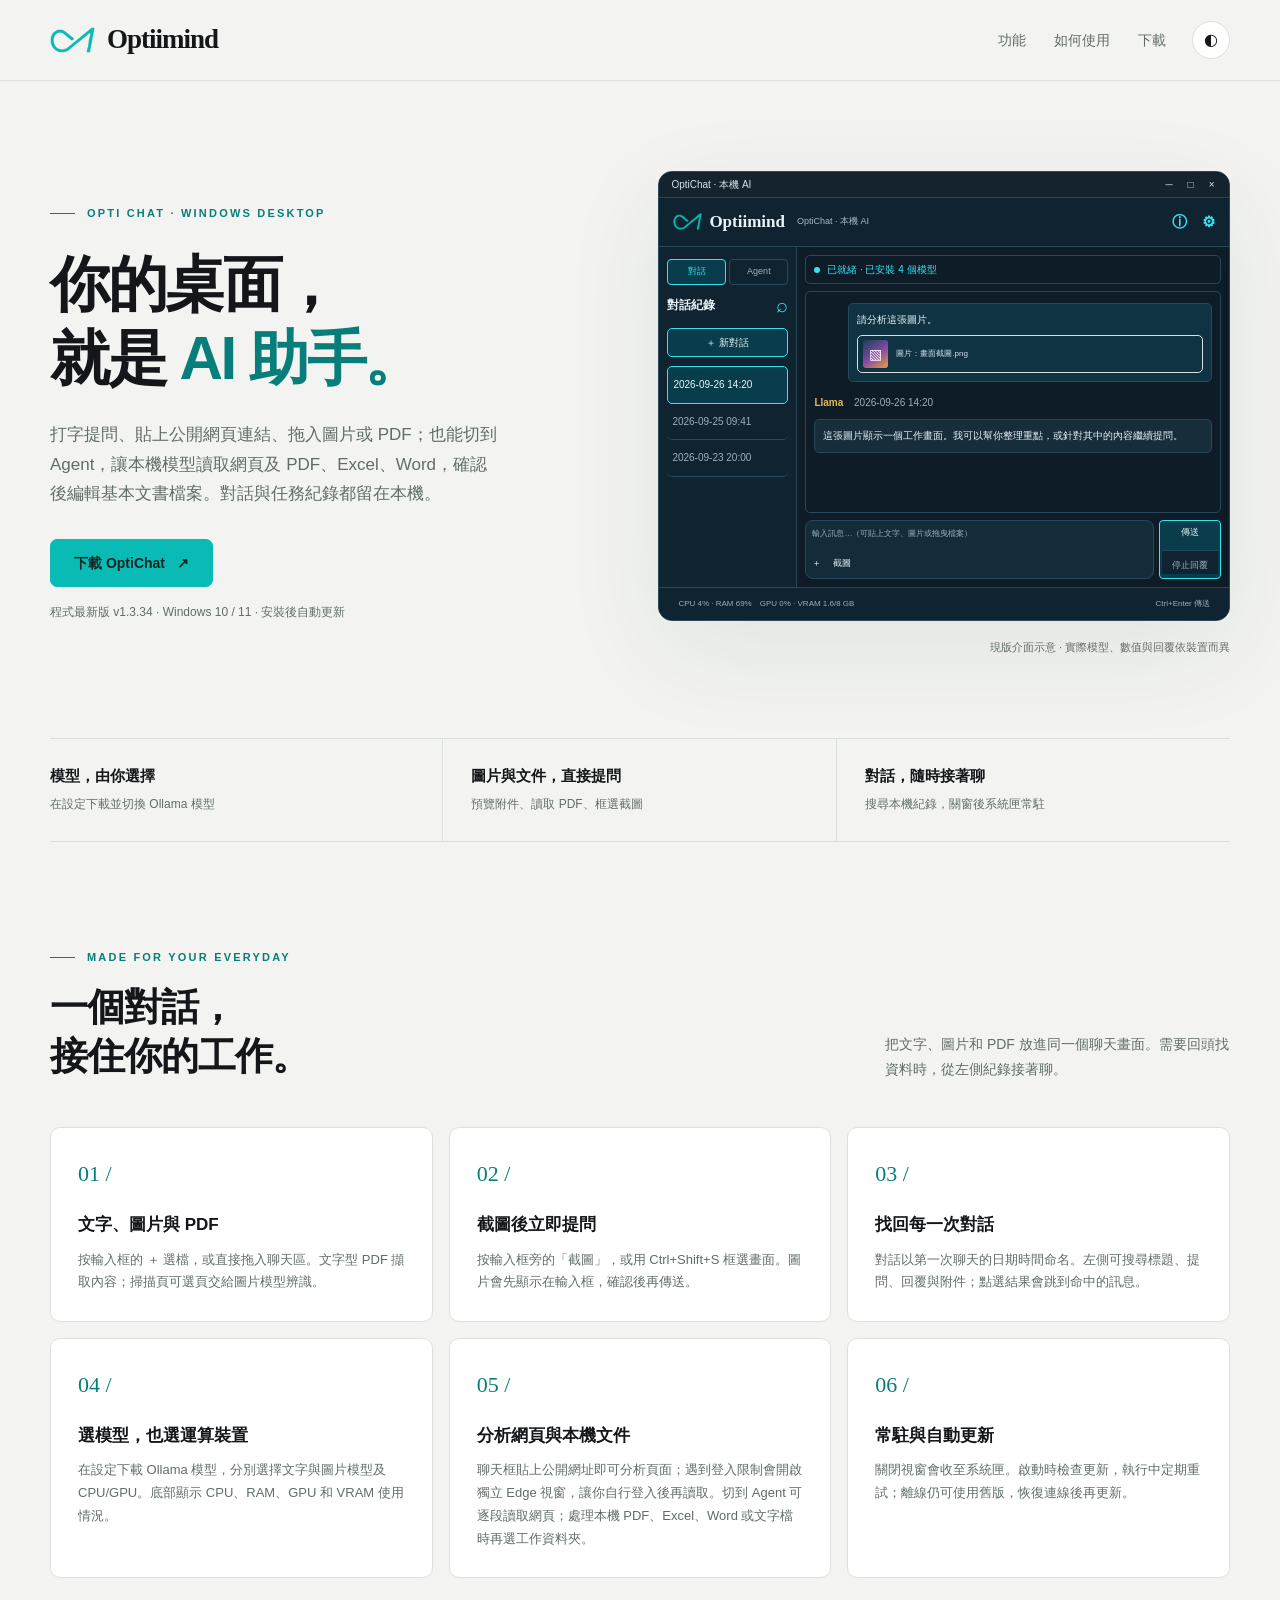
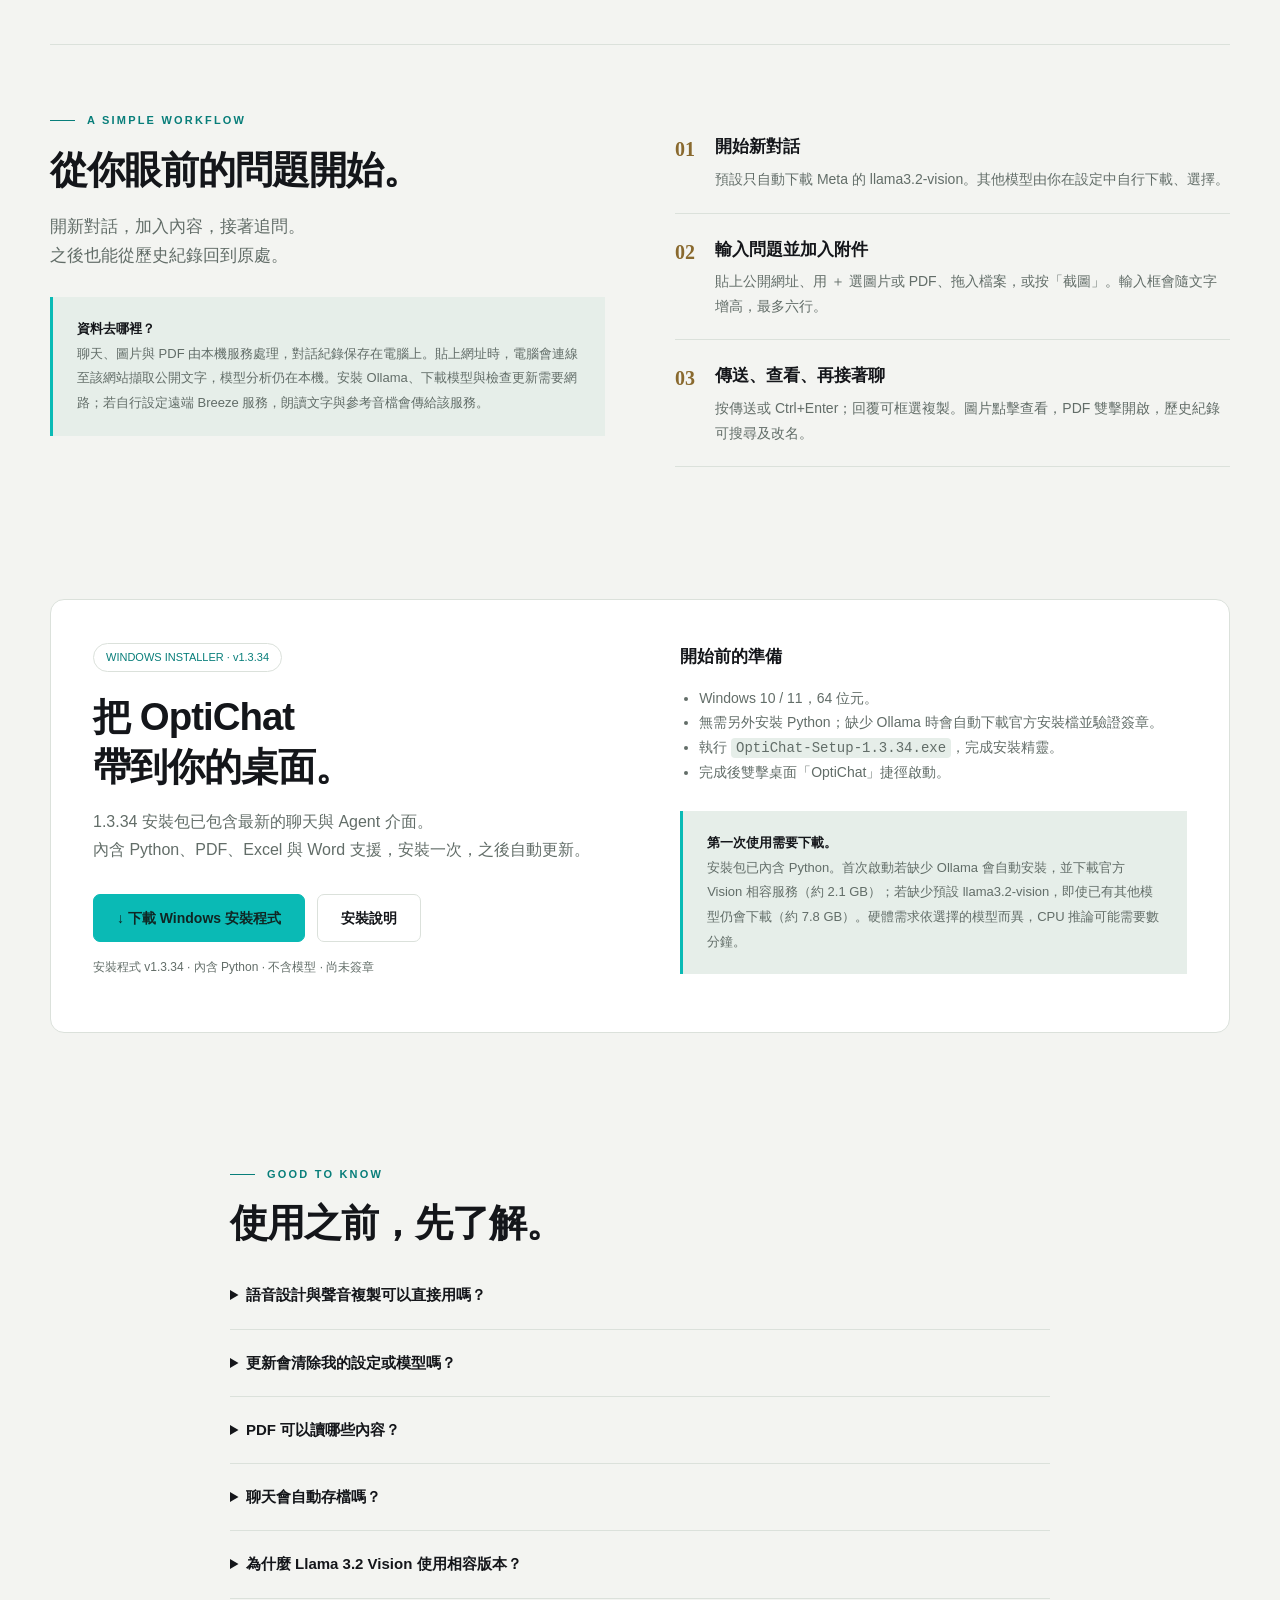
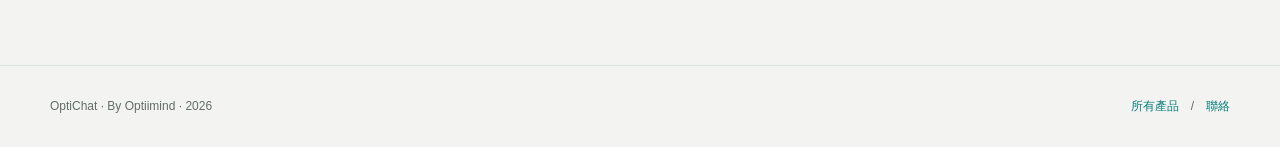
<file: Tools/optiichat/index.html>
<!doctype html>
<html lang="zh-Hant">
<head>
  <meta charset="utf-8"><meta name="viewport" content="width=device-width, initial-scale=1">
  <title>OptiChat — 文字、圖片與 PDF 都能聊的本機 AI｜Optiimind</title>
  <meta name="description" content="OptiChat 是 Windows 本機 AI 工具。對話可看圖、讀 PDF、分析公開網頁；Agent 能讀取網頁及指定資料夾中的 PDF、Excel、Word，並編輯基本文書檔案。下載 OptiChat Windows 安裝程式。">
  <link rel="canonical" href="https://optiimind.com/Tools/optiichat/">
  <meta property="og:title" content="OptiChat · 你的桌面，本機 AI 助手">
  <meta property="og:description" content="本機文字、圖片與 PDF 聊天，另有獨立 Agent 任務分頁；選擇模型與運算裝置，安裝後自動更新。">
  <meta property="og:url" content="https://optiimind.com/Tools/optiichat/">
  <meta property="og:type" content="website">
  <link rel="icon" href="opti_assets/logo-teal.png" type="image/png">
  <style>
    :root{color-scheme:light;--bg:#f3f4f1;--paper:#fff;--ink:#14161a;--muted:#626d68;--line:#dbe1db;--teal:#087e7a;--accent:#0abab5;--gold:#89692e;--soft:#e6eee9;--shadow:0 30px 100px #18352c14}
    :root[data-theme=dark]{color-scheme:dark;--bg:#14161a;--paper:#202427;--ink:#f3f4f1;--muted:#aab4ad;--line:#394144;--teal:#2fd4c8;--gold:#d8b978;--soft:#283330;--shadow:0 30px 100px #0005}
    *{box-sizing:border-box}html{scroll-behavior:smooth;scroll-padding-top:100px}body{margin:0;background:var(--bg);color:var(--ink);font-family:"Segoe UI","Microsoft JhengHei UI",sans-serif;line-height:1.75}a{color:inherit;text-decoration:none}button{font:inherit}a:focus-visible,button:focus-visible,summary:focus-visible{outline:3px solid var(--accent);outline-offset:5px}button,a{touch-action:manipulation}img{max-width:100%;display:block}.wrap{width:min(1180px,calc(100% - 64px));margin:auto}.top{border-bottom:1px solid var(--line);position:sticky;top:0;background:var(--bg);z-index:10}.nav{height:80px;display:flex;align-items:center;gap:26px}.brand{display:flex;gap:12px;align-items:center;font-family:Georgia,serif;font-size:27px;font-weight:bold;letter-spacing:-1px}.brand img{width:45px;height:28px;object-fit:contain}.nav nav{margin-left:auto;display:flex;gap:28px;font-size:14px;color:var(--muted)}.theme{border:1px solid var(--line);background:var(--paper);color:var(--ink);border-radius:50%;width:38px;height:38px;cursor:pointer}.hero{padding:90px 0 70px;display:grid;grid-template-columns:1fr 1.05fr;gap:64px;align-items:center}.eyebrow{color:var(--teal);letter-spacing:.2em;text-transform:uppercase;font-size:11px;font-weight:700;display:flex;gap:12px;align-items:center}.eyebrow:before{content:"";width:25px;height:1px;background:var(--teal)}h1{font-size:clamp(42px,4.7vw,65px);line-height:1.22;letter-spacing:-.04em;margin:25px 0}h1 em{font-style:normal;color:var(--teal)}.lead{font-size:17px;color:var(--muted);max-width:450px}.actions{display:flex;gap:12px;flex-wrap:wrap;margin-top:30px}.button{display:inline-flex;align-items:center;justify-content:center;gap:12px;min-height:48px;padding:10px 23px;border-radius:7px;border:1px solid var(--line);font-size:14px;font-weight:650;transition:transform .18s,background .18s}.button:hover{transform:translateY(-2px);background:var(--soft)}.button.primary{background:var(--accent);color:#102623;border-color:var(--accent)}.fine{color:var(--muted);font-size:12px;margin-top:15px}.app{border:1px solid var(--line);border-radius:14px;overflow:hidden;background:var(--paper);box-shadow:var(--shadow);transform:rotate(1deg)}.windowbar{background:var(--soft);border-bottom:1px solid var(--line);height:39px;display:flex;align-items:center;gap:6px;padding:0 17px;font-size:10px;color:var(--muted)}.windowbar i{width:7px;height:7px;background:var(--muted);opacity:.4;border-radius:50%}.windowbar span{margin-left:auto}.apphead{padding:19px 22px;border-bottom:1px solid var(--line);display:flex;align-items:center;gap:12px;font-size:14px;font-weight:bold}.apphead img{width:30px;height:20px;object-fit:contain}.apphead small{margin-left:auto;color:var(--teal);font-size:10px;font-weight:500}.conversation{padding:25px 24px;min-height:255px}.who{font-size:10px;color:var(--gold);letter-spacing:.08em;margin-bottom:7px}.bubble{font-size:13px;line-height:1.8;margin-bottom:21px}.user{margin-left:50px;padding:12px 16px;background:var(--soft);border-radius:12px 12px 2px 12px}.attachment{display:inline-flex;gap:8px;align-items:center;color:var(--teal);font-size:10px;border:1px solid var(--line);padding:4px 10px;border-radius:5px;margin-bottom:8px}.reply{border-left:2px solid var(--accent);padding-left:15px}.composer{margin:0 18px 16px;border:1px solid var(--line);padding:13px;border-radius:8px;display:flex;justify-content:space-between;font-size:11px;color:var(--muted)}.composer b{color:var(--teal)}.mockfoot{padding:9px 19px;border-top:1px solid var(--line);display:flex;justify-content:space-between;color:var(--muted);font-size:9px}.caption{font-size:11px;text-align:right;color:var(--muted);margin-top:17px}.strip{display:grid;grid-template-columns:repeat(3,1fr);border-top:1px solid var(--line);border-bottom:1px solid var(--line);margin-bottom:40px}.strip div{padding:24px 28px;border-right:1px solid var(--line)}.strip div:first-child{padding-left:0}.strip div:last-child{border:0}.strip strong{font-size:15px;display:block}.strip span{color:var(--muted);font-size:12px}section{padding:66px 0}.section-title{display:flex;justify-content:space-between;align-items:end;gap:30px;margin-bottom:32px}h2{font-size:clamp(28px,3vw,39px);line-height:1.3;letter-spacing:-.025em;margin:14px 0}.section-title p{max-width:345px;color:var(--muted);font-size:14px}.grid{display:grid;grid-template-columns:repeat(3,1fr);gap:16px}.card{border:1px solid var(--line);border-radius:10px;padding:27px;background:var(--paper)}.num{font-family:Georgia,serif;font-size:22px;color:var(--teal)}h3{font-size:17px;margin:16px 0 9px}.card p{font-size:13px;color:var(--muted);margin:0}.split{display:grid;grid-template-columns:1fr 1fr;gap:70px;border-top:1px solid var(--line);align-items:start}.step{display:flex;gap:20px;padding:21px 0;border-bottom:1px solid var(--line)}.step strong{font-family:Georgia,serif;font-size:20px;color:var(--gold)}.step h3{margin:0 0 5px}.step p{margin:0;font-size:14px;color:var(--muted)}.note{padding:20px 24px;background:var(--soft);border-left:3px solid var(--accent);font-size:13px;line-height:1.9;color:var(--muted);margin-top:26px}.note b{color:var(--ink)}.download{border:1px solid var(--line);background:var(--paper);border-radius:14px;padding:42px;display:grid;grid-template-columns:1.05fr 1fr;gap:55px}.download h2{margin-top:0}.download ul{padding-left:19px;color:var(--muted);font-size:14px}.download a:not(.button){color:var(--teal);text-decoration:underline;text-underline-offset:3px}.release{display:inline-block;font-size:11px;border:1px solid var(--line);border-radius:30px;padding:4px 12px;color:var(--teal);margin-bottom:20px}.faq{max-width:820px;margin:auto}details{border-bottom:1px solid var(--line);padding:20px 0}summary{cursor:pointer;font-weight:600;font-size:15px}details p{color:var(--muted);font-size:14px}footer{border-top:1px solid var(--line);padding:30px 0}.foot{display:flex;justify-content:space-between;gap:20px;font-size:12px;color:var(--muted)}.foot a{color:var(--teal)}code{font-family:Consolas,monospace;background:var(--soft);border-radius:4px;padding:2px 5px;overflow-wrap:anywhere}.reveal{animation:enter .7s ease-out both}@keyframes enter{from{opacity:0;transform:translateY(15px)}to{opacity:1;transform:translateY(0)}}@media(prefers-reduced-motion:reduce){html{scroll-behavior:auto}.reveal{animation:none}.button{transition:none}}@media(max-width:900px){.hero{grid-template-columns:1fr;gap:35px;padding-top:55px}.hero h1{font-size:50px}.lead{max-width:650px}.app{max-width:650px;margin:auto}.grid{grid-template-columns:repeat(2,1fr)}.split{gap:35px}.download{gap:25px;padding:28px}.nav nav{gap:16px}}@media(max-width:600px){.wrap{width:calc(100% - 36px)}.nav{height:70px;gap:12px}.brand{font-size:22px}.brand img{width:33px}.nav nav a:not(:last-child){display:none}.nav nav{margin-left:auto}.hero{padding-top:42px}.hero h1{font-size:41px}.hero .actions{gap:8px}.button{padding:10px 17px}.grid,.split,.download{grid-template-columns:1fr}.section-title{display:block}.strip div{padding:18px 12px}.strip strong{font-size:12px}.strip span{font-size:10px}.card{padding:23px}section{padding:42px 0}.foot{flex-direction:column}.download{padding:25px}.app{transform:none}.caption{text-align:center}}
    .app{transform:none;background:#0d1c27;border-color:#29495b}.app .windowbar{height:26px;background:#15232e;color:#d4e2e8;border-color:#29495b;justify-content:space-between;padding:0 12px}.windowbar span{margin-left:0}.window-actions{letter-spacing:.25em}.app .apphead{background:#102330;color:#e8f4f8;border-color:#29495b;padding:9px 14px;font-family:Georgia,serif;font-size:17px;gap:7px}.app .apphead img{width:29px;height:18px}.app .apphead small{font-family:"Segoe UI","Microsoft JhengHei UI",sans-serif;font-size:9px;margin-left:5px;color:#a7bac8}.head-actions{margin-left:auto;color:#38e3ee;font-family:"Segoe UI Symbol",sans-serif;font-size:15px}.app-grid{display:grid;grid-template-columns:138px minmax(0,1fr);height:340px;background:#0d1c27;color:#e8f4f8;font-size:10px}.mock-list{border-right:1px solid #29495b;padding:12px 8px;background:#102330;min-width:0}.mock-list-head{display:flex;align-items:center;justify-content:space-between;margin-bottom:12px}.mock-list-head strong{font-size:12px}.mock-list-head span{font-size:20px;line-height:1;color:#38e3ee}.mock-new{display:block;text-align:center;border:1px solid #38e3ee;background:#0a3d4b;border-radius:5px;padding:5px 0;margin-bottom:9px}.mock-thread{padding:9px 5px;border-radius:5px;color:#9dafbe;border-bottom:1px solid #29495b;white-space:nowrap;overflow:hidden;text-overflow:ellipsis}.mock-thread.active{background:#0a3d4b;color:#e8f4f8;border:1px solid #38e3ee}.mock-main{display:flex;flex-direction:column;min-width:0;padding:8px;gap:7px}.mock-toolbar{border:1px solid #29495b;border-radius:5px;padding:5px 8px;color:#38e3ee;white-space:nowrap;overflow:hidden;text-overflow:ellipsis}.status-dot{display:inline-block;width:6px;height:6px;border-radius:50%;background:#38e3ee;margin-right:4px}.mock-main .conversation{flex:1;min-height:0;padding:11px 8px;overflow:hidden;border:1px solid #29495b;border-radius:5px}.mock-main .bubble{font-size:10px;margin-bottom:12px;line-height:1.6}.mock-main .user{margin-left:34px;background:#103344;border:1px solid #29495b;padding:8px;border-radius:5px}.mock-main .reply{background:#172d3a;border:1px solid #29495b;border-radius:5px;padding:8px}.mock-main .who{color:#e5b958;font-size:10px;font-weight:700;letter-spacing:0}.mock-main .who span{color:#9dafbe;font-weight:400;margin-left:8px}.mock-main .attachment{display:flex;color:#d3e3ed;font-size:8px;margin:7px 0 0;padding:4px 5px;max-width:100%;min-width:0;overflow:hidden;white-space:nowrap;text-overflow:ellipsis}.mock-image{width:25px;height:28px;flex:none;border-radius:3px;background:linear-gradient(145deg,#174256,#7f47a2,#ec9a49);color:#fff;display:grid;place-items:center;font-size:14px}.mock-compose-row{display:grid;grid-template-columns:minmax(0,1fr) 62px;gap:5px;min-height:58px}.mock-main .composer{margin:0;border-color:#29495b;background:#142b39;padding:6px;display:flex;flex-direction:column;justify-content:space-between;color:#9dafbe;font-size:8px;overflow:hidden}.composer>span{white-space:nowrap;overflow:hidden;text-overflow:ellipsis}.compose-tools{color:#e8f4f8;font-size:9px}.mock-send{background:#0a3d4b;border:1px solid #38e3ee;border-radius:4px;text-align:center;color:#e8f4f8;padding:4px 2px;font-size:9px}.mock-send span{display:block;background:#102330;border-top:1px solid #29495b;color:#9dafbe;margin-top:9px;padding-top:7px}.app .mockfoot{background:#102330;color:#9dafbe;border-color:#29495b;font-size:8px;gap:10px}.app .mockfoot span:last-child{white-space:nowrap}@media(max-width:600px){.app-grid{grid-template-columns:92px minmax(0,1fr);height:304px}.mock-list{padding:8px 4px}.mock-list-head strong{font-size:9px}.mock-list-head span{font-size:16px}.mock-thread{font-size:7px;padding:8px 3px}.mock-main{padding:5px;gap:5px}.mock-main .conversation{padding:6px 4px}.mock-main .bubble{font-size:8px}.mock-main .user{margin-left:16px}.mock-main .who span{display:none}.mock-compose-row{grid-template-columns:minmax(0,1fr) 45px}.mock-send{font-size:8px}.app .mockfoot{padding:7px 5px;font-size:6px}.app .apphead small{display:none}.head-actions{font-size:12px}.mock-main .attachment{font-size:6px}}
    .mock-tabs{display:grid;grid-template-columns:1fr 1fr;gap:3px;margin-bottom:10px;font-size:9px;text-align:center}.mock-tabs span{padding:4px 2px;border:1px solid #29495b;border-radius:4px;color:#9dafbe}.mock-tabs .active{color:#38e3ee;background:#0a3d4b;border-color:#38e3ee}@media(max-width:600px){.mock-tabs{font-size:7px}}
  </style>
</head>
<body>
  <header class="top"><div class="wrap nav"><a href="../../" class="brand"><img src="opti_assets/logo-teal.png" alt=""><span>Optiimind</span></a><nav aria-label="主要導覽"><a href="#features">功能</a><a href="#workflow">如何使用</a><a href="#download">下載</a></nav><button class="theme" id="theme" aria-label="切換亮暗主題" title="切換亮暗主題">◐</button></div></header>
  <main class="wrap">
    <div class="hero">
      <div class="reveal"><div class="eyebrow">OPTI CHAT · WINDOWS DESKTOP</div><h1>你的桌面，<br>就是 <em>AI 助手。</em></h1><p class="lead">打字提問、貼上公開網頁連結、拖入圖片或 PDF；也能切到 Agent，讓本機模型讀取網頁及 PDF、Excel、Word，確認後編輯基本文書檔案。對話與任務紀錄都留在本機。</p><div class="actions"><a class="button primary" href="#download">下載 OptiChat <span aria-hidden="true">↗</span></a></div><p class="fine"><span id="latest-version">程式最新版 v1.3.34</span> · Windows 10 / 11 · 安裝後自動更新</p></div>
      <div class="reveal" style="animation-delay:.12s">
        <div class="app" role="img" aria-label="OptiChat 介面示意：左側有對話及 Agent 分頁、日期對話紀錄與搜尋；右側有圖片附件、金色模型名稱、對話內容與輸入框">
          <div class="windowbar"><span>OptiChat · 本機 AI</span><span class="window-actions">─　□　×</span></div>
          <div class="apphead"><img src="opti_assets/logo-teal.png" alt=""><strong>Optiimind</strong><small>OptiChat · 本機 AI</small><span class="head-actions" aria-hidden="true">ⓘ　⚙</span></div>
          <div class="app-grid">
            <div class="mock-list"><div class="mock-tabs" aria-hidden="true"><span class="active">對話</span><span>Agent</span></div><div class="mock-list-head"><strong>對話紀錄</strong><span aria-hidden="true">⌕</span></div><div class="mock-new">＋ 新對話</div><div class="mock-thread active">2026-09-26 14:20</div><div class="mock-thread">2026-09-25 09:41</div><div class="mock-thread">2026-09-23 20:00</div></div>
            <div class="mock-main"><div class="mock-toolbar"><span class="status-dot"></span> 已就緒 · 已安裝 4 個模型</div><div class="conversation"><div class="bubble user">請分析這張圖片。<div class="attachment"><span class="mock-image" aria-hidden="true">▧</span><span>圖片：畫面截圖.png</span></div></div><div class="who">Llama <span>2026-09-26 14:20</span></div><div class="bubble reply">這張圖片顯示一個工作畫面。我可以幫你整理重點，或針對其中的內容繼續提問。</div></div><div class="mock-compose-row"><div class="composer"><span>輸入訊息…（可貼上文字、圖片或拖曳檔案）</span><div class="compose-tools">＋　 截圖</div></div><div class="mock-send">傳送<span>停止回覆</span></div></div></div>
          </div><div class="mockfoot"><span>CPU 4% · RAM 69%　GPU 0% · VRAM 1.6/8 GB</span><span>Ctrl+Enter 傳送</span></div>
        </div><p class="caption">現版介面示意 · 實際模型、數值與回覆依裝置而異</p>
      </div>
    </div>
    <div class="strip"><div><strong>模型，由你選擇</strong><span>在設定下載並切換 Ollama 模型</span></div><div><strong>圖片與文件，直接提問</strong><span>預覽附件、讀取 PDF、框選截圖</span></div><div><strong>對話，隨時接著聊</strong><span>搜尋本機紀錄，關窗後系統匣常駐</span></div></div>
    <section id="features"><div class="section-title"><div><div class="eyebrow">MADE FOR YOUR EVERYDAY</div><h2>一個對話，<br>接住你的工作。</h2></div><p>把文字、圖片和 PDF 放進同一個聊天畫面。需要回頭找資料時，從左側紀錄接著聊。</p></div><div class="grid">
      <article class="card"><span class="num">01 /</span><h3>文字、圖片與 PDF</h3><p>按輸入框的 ＋ 選檔，或直接拖入聊天區。文字型 PDF 擷取內容；掃描頁可選頁交給圖片模型辨識。</p></article>
      <article class="card"><span class="num">02 /</span><h3>截圖後立即提問</h3><p>按輸入框旁的「截圖」，或用 Ctrl+Shift+S 框選畫面。圖片會先顯示在輸入框，確認後再傳送。</p></article>
      <article class="card"><span class="num">03 /</span><h3>找回每一次對話</h3><p>對話以第一次聊天的日期時間命名。左側可搜尋標題、提問、回覆與附件；點選結果會跳到命中的訊息。</p></article>
      <article class="card"><span class="num">04 /</span><h3>選模型，也選運算裝置</h3><p>在設定下載 Ollama 模型，分別選擇文字與圖片模型及 CPU/GPU。底部顯示 CPU、RAM、GPU 和 VRAM 使用情況。</p></article>
      <article class="card"><span class="num">05 /</span><h3>分析網頁與本機文件</h3><p>聊天框貼上公開網址即可分析頁面；遇到登入限制會開啟獨立 Edge 視窗，讓你自行登入後再讀取。切到 Agent 可逐段讀取網頁；處理本機 PDF、Excel、Word 或文字檔時再選工作資料夾。</p></article>
      <article class="card"><span class="num">06 /</span><h3>常駐與自動更新</h3><p>關閉視窗會收至系統匣。啟動時檢查更新，執行中定期重試；離線仍可使用舊版，恢復連線後再更新。</p></article>
    </div></section>
    <section class="split" id="workflow"><div><div class="eyebrow">A SIMPLE WORKFLOW</div><h2>從你眼前的問題開始。</h2><p class="lead">開新對話，加入內容，接著追問。<br>之後也能從歷史紀錄回到原處。</p><div class="note"><b>資料去哪裡？</b><br>聊天、圖片與 PDF 由本機服務處理，對話紀錄保存在電腦上。貼上網址時，電腦會連線至該網站擷取公開文字，模型分析仍在本機。安裝 Ollama、下載模型與檢查更新需要網路；若自行設定遠端 Breeze 服務，朗讀文字與參考音檔會傳給該服務。</div></div><div><div class="step"><strong>01</strong><div><h3>開始新對話</h3><p>預設只自動下載 Meta 的 llama3.2-vision。其他模型由你在設定中自行下載、選擇。</p></div></div><div class="step"><strong>02</strong><div><h3>輸入問題並加入附件</h3><p>貼上公開網址、用 ＋ 選圖片或 PDF、拖入檔案，或按「截圖」。輸入框會隨文字增高，最多六行。</p></div></div><div class="step"><strong>03</strong><div><h3>傳送、查看、再接著聊</h3><p>按傳送或 Ctrl+Enter；回覆可框選複製。圖片點擊查看，PDF 雙擊開啟，歷史紀錄可搜尋及改名。</p></div></div></div></section>
    <section id="download"><div class="download"><div><span class="release" id="installer-version">WINDOWS INSTALLER · v1.3.34</span><h2>把 OptiChat<br>帶到你的桌面。</h2><p style="color:var(--muted)">1.3.34 安裝包已包含最新的聊天與 Agent 介面。<br>內含 Python、PDF、Excel 與 Word 支援，安裝一次，之後自動更新。</p><div class="actions"><a class="button primary" id="download-link" href="https://optiichat-update.optiimind.com/OptiChat-Setup-1.3.34.exe" download>↓ 下載 Windows 安裝程式</a><a class="button" href="https://github.com/AlexHung99/optiimind/blob/main/Tools/optiichat/README.md">安裝說明</a></div><p class="fine" id="download-info">安裝程式 v1.3.34 · 內含 Python · 不含模型 · 尚未簽章</p></div><div><h3 style="margin-top:0">開始前的準備</h3><ul><li>Windows 10 / 11，64 位元。</li><li>無需另外安裝 Python；缺少 Ollama 時會自動下載官方安裝檔並驗證簽章。</li><li>執行 <code>OptiChat-Setup-1.3.34.exe</code>，完成安裝精靈。</li><li>完成後雙擊桌面「OptiChat」捷徑啟動。</li></ul><div class="note"><b>第一次使用需要下載。</b><br>安裝包已內含 Python。首次啟動若缺少 Ollama 會自動安裝，並下載官方 Vision 相容服務（約 2.1 GB）；若缺少預設 llama3.2-vision，即使已有其他模型仍會下載（約 7.8 GB）。硬體需求依選擇的模型而異，CPU 推論可能需要數分鐘。</div></div></div></section>
    <section class="faq" id="faq"><div class="eyebrow">GOOD TO KNOW</div><h2>使用之前，先了解。</h2><details><summary>語音設計與聲音複製可以直接用嗎？</summary><p>Windows 本機語音可在設定啟用自動朗讀。未達 NVIDIA 單卡 12 GB 顯存建議配置或無法偵測硬體時，程式會隱藏 Breeze 與服務參數。符合硬體條件後，Breeze 的 Voice Design / Clone 是官方 API 串接，需要自行提供已啟動的 Linux CUDA 服務；本程式不包含 Breeze 模型。其官方推論程式的音訊 tokenizer 以阿里巴巴 Qwen3-TTS 為基礎；是否自行架設由使用者決定。官方建議至少 12 GB 顯存，其權重與自架產出限研究及非商業用途。請參閱 <a href="https://huggingface.co/BreezeBlue/Breeze-TTS-2">Breeze 模型說明</a>。</p></details><details><summary>更新會清除我的設定或模型嗎？</summary><p>不會。更新只替換程式包內檔案，設定、語音輸出與 Ollama 模型存放於程式資料夾之外。更新前會備份舊程式；偵測到本機程式修改會暫停套用。每次啟動會自動檢查 R2，離線時仍可使用現有版本；設定內也可按「立即檢查更新」。</p></details><details><summary>PDF 可以讀哪些內容？</summary><p>PDF 可拖入聊天框或用 ＋ 選檔；文字直接擷取，掃描檔第一頁會依大小縮小並壓縮，再交給圖片模型辨識，也可自行選頁。每份上限 100 MB；最多擷取 200 頁／60,000 字，送出時再依模型 Context 截取並清楚標示部分內容。未提供整份掃描文件自動 OCR，密碼保護文件請先解鎖。</p></details><details><summary>聊天會自動存檔嗎？</summary><p>對話自動存在本機，左側搜尋可查標題、提問、回覆與附件名稱，點選結果會捲到第一則命中訊息；按右鍵可重新命名或刪除。初始標題是第一次對話的日期時間。新送出的圖片可點擊放大查看，PDF 可雙擊交給 Windows 預設閱讀器開啟；附件副本只保存在本機，刪除對話時一併移除。舊紀錄若只保存縮圖仍可查看縮圖，缺少原檔的 PDF 需重新附加。重新分析時請再附加檔案。</p></details><details><summary>為什麼 Llama 3.2 Vision 使用相容版本？</summary><p>此版本為已驗證的 mllama 路徑保留 Ollama 0.24.0 相容服務，CPU 與 Vulkan GPU 使用獨立本機連接埠；其他模型使用一般 Ollama。GPU 可分層卸載，並不保證所有模型都能放入顯存。</p></details></section>
  </main>
  <footer><div class="wrap foot"><span>OptiChat · By Optiimind · 2026</span><div><a href="../../products.html?lang=zh">所有產品</a>　/　<a href="../../contact.html?lang=zh">聯絡</a></div></div></footer>
  <script>
    const preference = matchMedia('(prefers-color-scheme: dark)');
    let choice = null; try { choice = localStorage.getItem('optiichat-theme'); } catch (_) {}
    function theme() { document.documentElement.dataset.theme = choice || (preference.matches ? 'dark' : 'light'); document.querySelector('#theme').setAttribute('aria-label', document.documentElement.dataset.theme === 'dark' ? '切換為亮色主題' : '切換為暗色主題'); }
    theme(); preference.addEventListener('change', theme);
    document.querySelector('#theme').addEventListener('click', () => { choice = document.documentElement.dataset.theme === 'dark' ? 'light' : 'dark'; try { localStorage.setItem('optiichat-theme', choice); } catch (_) {} theme(); });
    fetch('installer.json?t=' + Date.now(), { cache: 'no-store' }).then(r => { if (!r.ok) throw Error(); return r.json(); }).then(release => {
      if (!/^\d+\.\d+\.\d+$/.test(release.version)) return;
      const url = new URL(release.url, location.href);
      if (url.protocol !== 'https:' || !(url.hostname === 'optiimind.com' || url.hostname.endsWith('.optiimind.com'))) return;
      document.querySelector('#download-link').href = url.href;
      document.querySelector('#installer-version').textContent = 'WINDOWS INSTALLER · v' + release.version;
      document.querySelector('#download-info').textContent = '安裝程式 v' + release.version + ' · 內含 Python · 不含模型 · 尚未簽章';
    }).catch(() => {});
    fetch('r2-update.json?t=' + Date.now(), { cache: 'no-store' }).then(r => { if (!r.ok) throw Error(); return r.json(); }).then(update => {
      if (/^\d+\.\d+\.\d+$/.test(update.version)) document.querySelector('#latest-version').textContent = '程式最新版 v' + update.version;
    }).catch(() => {});
  </script>
</body>
</html>
</file>
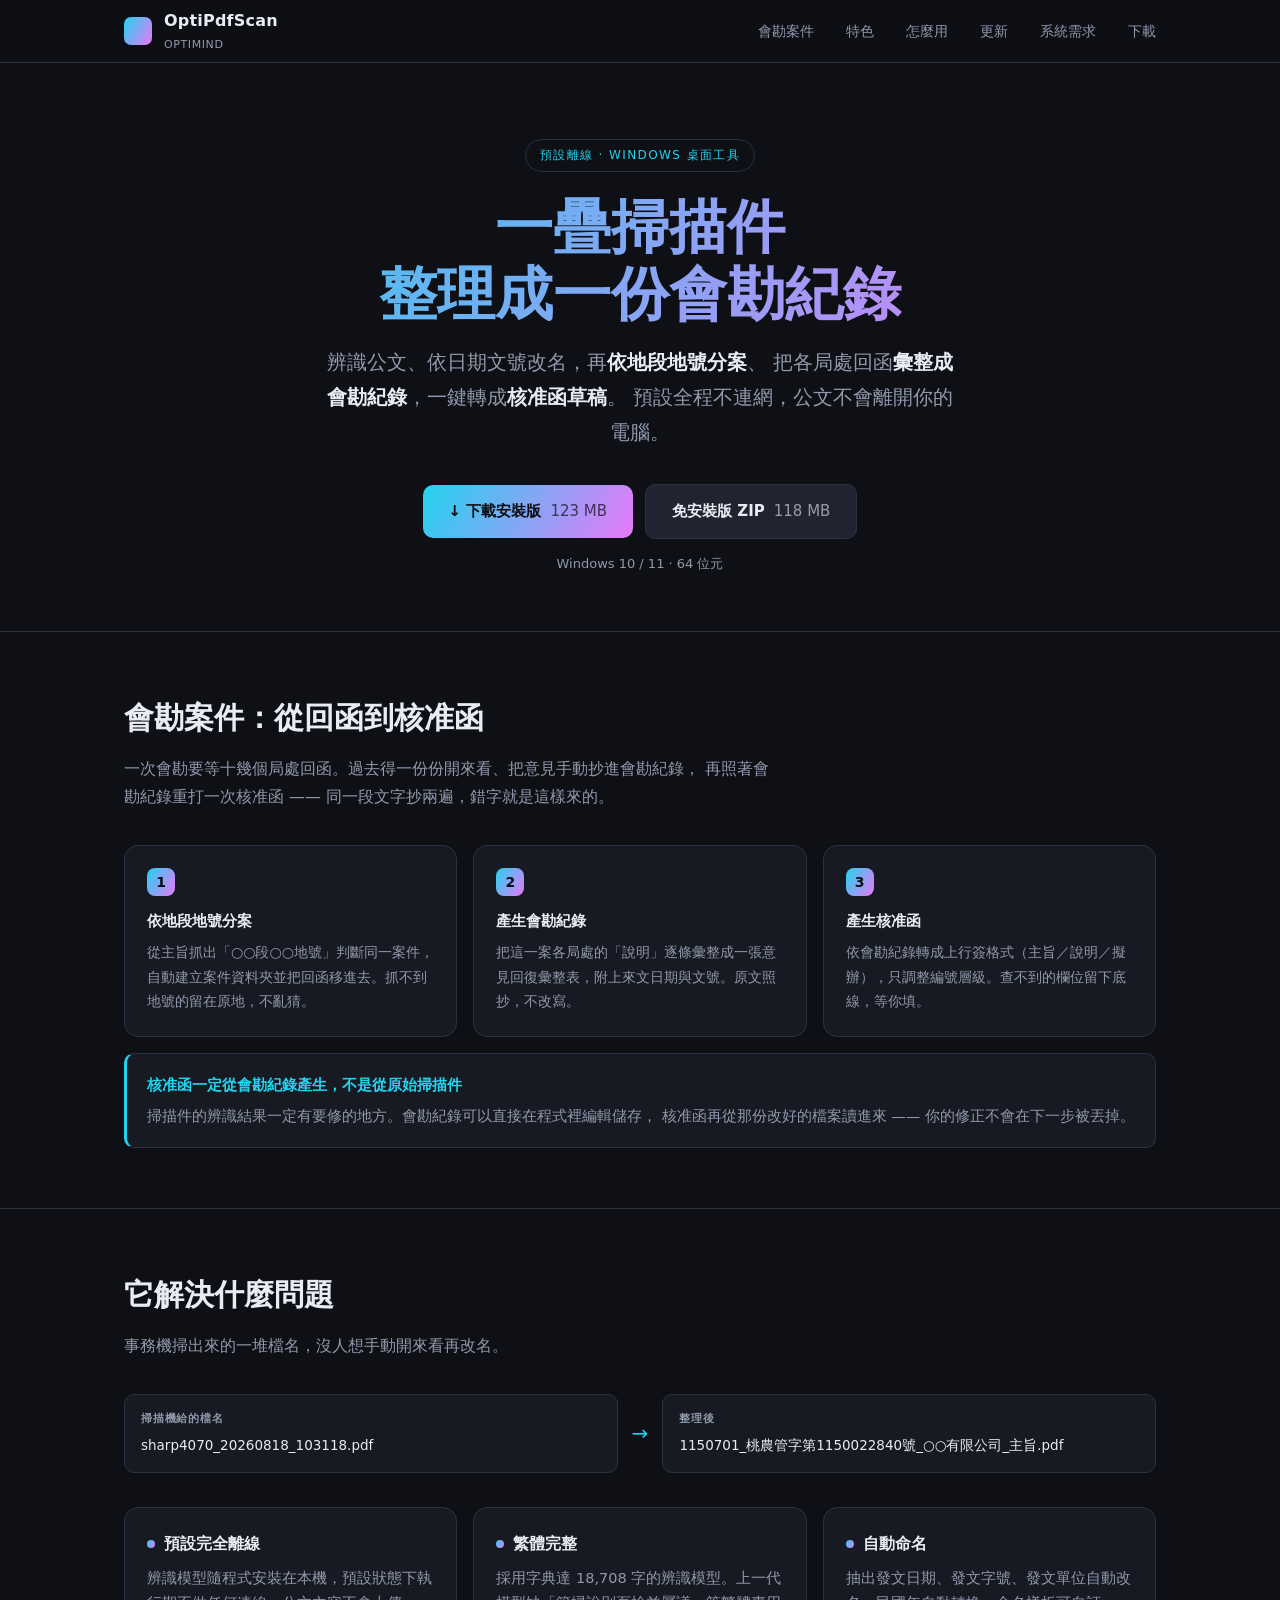
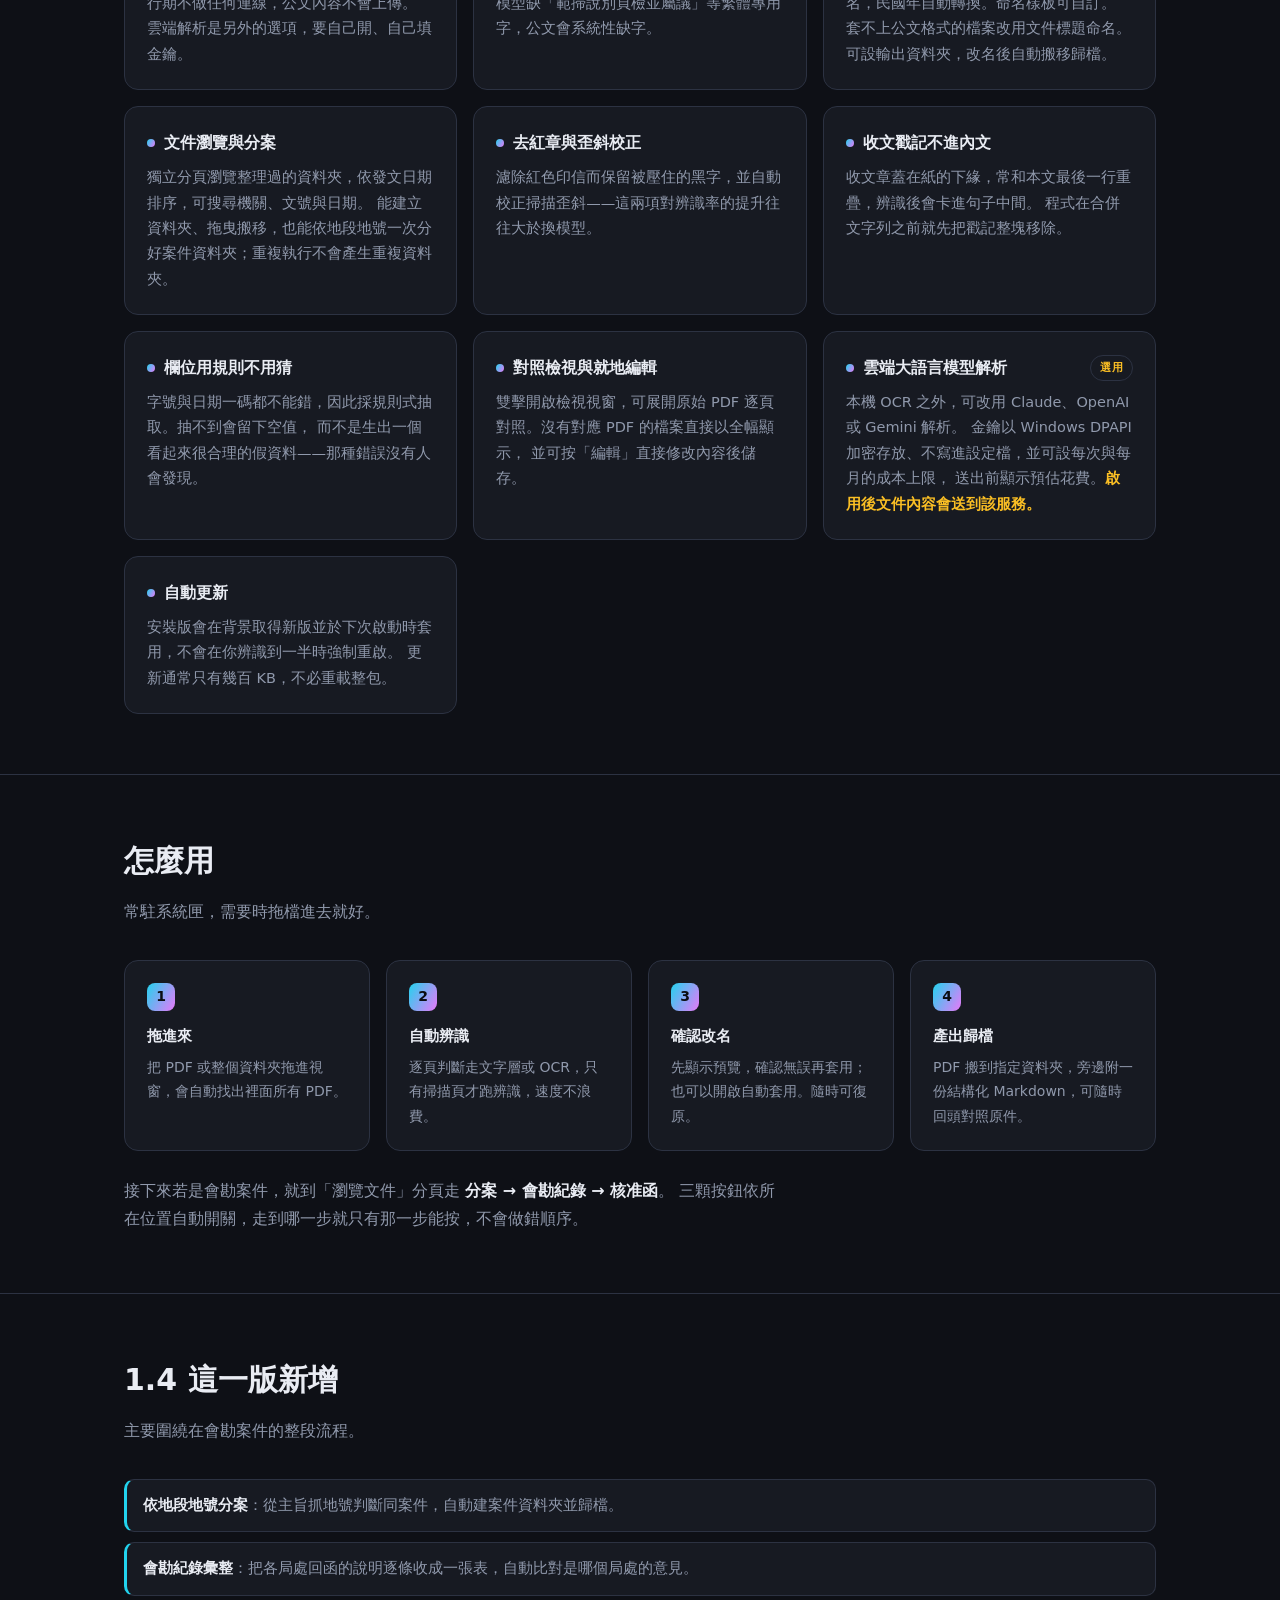
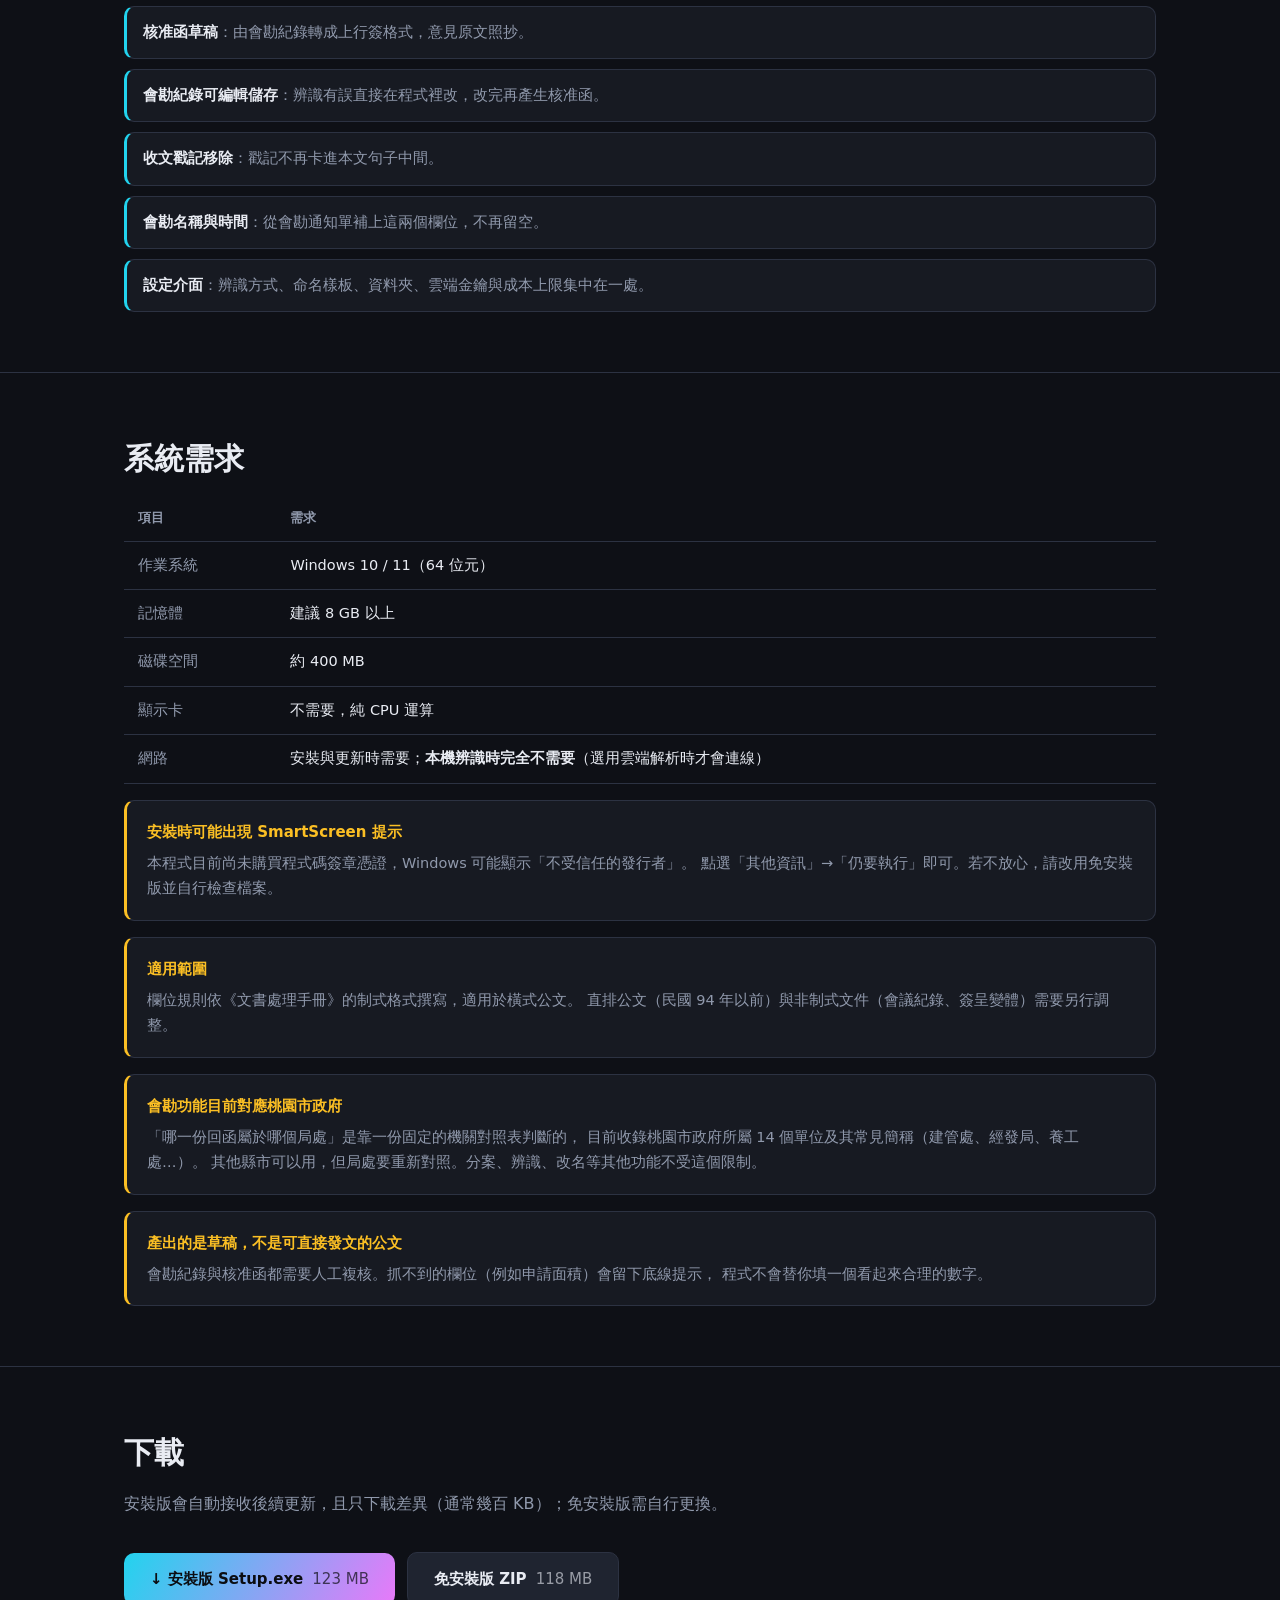
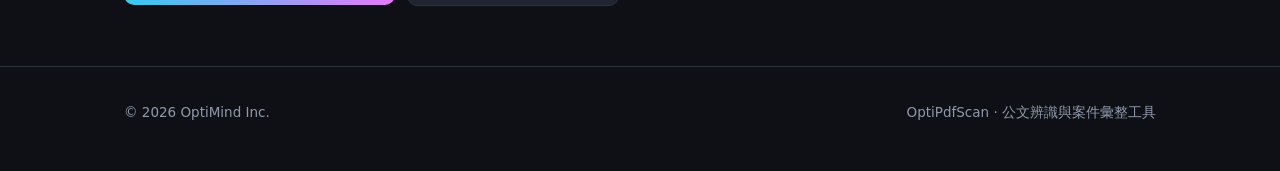
<file: Tools/optipdfscan/index.html>
<!DOCTYPE html>
<html lang="zh-Hant">
<head>
<meta charset="utf-8">
<meta name="viewport" content="width=device-width, initial-scale=1">
<title>OptiPdfScan — 公文辨識、分案與會勘紀錄彙整｜OptiMind</title>
<meta name="description" content="OptiPdfScan 辨識掃描公文並自動改名，依地段地號分案，把各局處回函彙整成會勘紀錄，再轉成核准函草稿。預設完全離線，公文不離開你的電腦。">
<link rel="canonical" href="https://optiimind.com/Tools/optipdfscan/">

<meta property="og:type" content="website">
<meta property="og:title" content="OptiPdfScan — 公文辨識、分案與會勘紀錄彙整">
<meta property="og:description" content="從一疊掃描件到一份會勘紀錄：自動辨識改名、依地段地號分案、彙整各局處意見、產出核准函草稿。預設完全離線。">
<meta property="og:url" content="https://optiimind.com/Tools/optipdfscan/">

<link rel="icon" type="image/png" href="[data-uri]">

<style>
  :root{
    --bg:#0E1016; --surface:#171A22; --surface-2:#1F2430; --border:#2C3242;
    --fg:#E9ECF3; --muted:#9099AC; --ok:#34D399; --warn:#FBBF24;
    --accent-1:#22D3EE; --accent-2:#E879F9;
    --grad:linear-gradient(120deg,#22D3EE,#E879F9);
    --radius:14px; --maxw:1080px;
  }
  *{box-sizing:border-box}
  html{scroll-behavior:smooth}
  body{
    margin:0; background:var(--bg); color:var(--fg);
    font-family:"Microsoft JhengHei UI","Noto Sans TC",system-ui,-apple-system,"Segoe UI",sans-serif;
    line-height:1.75; -webkit-font-smoothing:antialiased;
  }
  a{color:var(--accent-1)}
  .wrap{max-width:var(--maxw); margin:0 auto; padding:0 24px}

  /* ---------- header ---------- */
  header{border-bottom:1px solid var(--border); position:sticky; top:0; background:rgba(14,16,22,.86); backdrop-filter:blur(10px); z-index:10}
  .nav{display:flex; align-items:center; gap:12px; height:62px}
  .logo{width:28px;height:28px;border-radius:7px;background:var(--grad);flex:none}
  .brand{font-weight:700; letter-spacing:.2px}
  .brand small{display:block; font-weight:400; font-size:11px; color:var(--muted); letter-spacing:.6px}
  .nav-spacer{flex:1}
  .nav a{color:var(--muted); text-decoration:none; font-size:14px; margin-left:20px}
  .nav a:hover{color:var(--fg)}

  /* ---------- hero ---------- */
  .hero{padding:76px 0 56px; text-align:center}
  .eyebrow{
    display:inline-block; font-size:12px; letter-spacing:1.4px; text-transform:uppercase;
    color:var(--accent-1); border:1px solid var(--border); border-radius:999px; padding:5px 14px; margin-bottom:22px;
  }
  h1{
    font-size:clamp(34px,6vw,58px); line-height:1.15; margin:0 0 18px;
    background:var(--grad); -webkit-background-clip:text; background-clip:text; color:transparent;
  }
  .lede{font-size:clamp(16px,2.2vw,20px); color:var(--muted); max-width:640px; margin:0 auto 34px}
  .lede b{color:var(--fg); font-weight:600}

  .cta{display:flex; gap:12px; justify-content:center; flex-wrap:wrap; align-items:center}
  .btn{
    display:inline-flex; align-items:center; gap:9px; padding:13px 26px; border-radius:10px;
    text-decoration:none; font-weight:600; font-size:15px; border:1px solid var(--border);
    background:var(--surface-2); color:var(--fg); transition:.15s;
  }
  .btn:hover{background:#2A3040; transform:translateY(-1px)}
  .btn-primary{background:var(--grad); color:#0B0D12; border:0}
  .btn-primary:hover{opacity:.9; background:var(--grad)}
  .relnote{margin-top:14px; font-size:13px; color:var(--muted); min-height:20px}

  /* ---------- sections ---------- */
  section{padding:60px 0; border-top:1px solid var(--border)}
  h2{font-size:clamp(22px,3.4vw,30px); margin:0 0 10px}
  .sub{color:var(--muted); margin:0 0 34px; max-width:660px}

  .grid{display:grid; grid-template-columns:repeat(auto-fit,minmax(268px,1fr)); gap:16px}
  .card{background:var(--surface); border:1px solid var(--border); border-radius:var(--radius); padding:22px}
  .card h3{margin:0 0 8px; font-size:16px; display:flex; align-items:center; gap:9px}
  .card p{margin:0; color:var(--muted); font-size:14.5px}
  .dot{width:8px;height:8px;border-radius:50%;background:var(--grad);flex:none}
  .tag{
    margin-left:auto; font-size:11px; font-weight:600; letter-spacing:.4px;
    color:var(--warn); border:1px solid var(--border); border-radius:999px; padding:2px 9px; white-space:nowrap;
  }
  code{
    background:var(--surface-2); border:1px solid var(--border); border-radius:5px;
    padding:1px 6px; font-size:.92em; font-family:Consolas,"Cascadia Mono",monospace;
  }

  /* ---------- 檔名前後對照 ---------- */
  .rename{display:grid; grid-template-columns:1fr auto 1fr; gap:14px; align-items:center; margin:0 0 34px}
  .rename .box{background:var(--surface); border:1px solid var(--border); border-radius:10px; padding:14px 16px; font-size:13.5px; overflow-wrap:anywhere}
  .rename .box b{display:block; font-size:11px; letter-spacing:.8px; color:var(--muted); font-weight:600; margin-bottom:6px}
  .rename .arrow{color:var(--accent-1); font-size:20px}
  @media (max-width:640px){ .rename{grid-template-columns:1fr} .rename .arrow{transform:rotate(90deg); justify-self:center} }

  /* ---------- 更新重點 ---------- */
  .news{list-style:none; margin:0; padding:0; display:grid; gap:10px}
  .news li{background:var(--surface); border:1px solid var(--border); border-left:3px solid var(--accent-1); border-radius:10px; padding:13px 16px; font-size:14.5px; color:var(--muted)}
  .news b{color:var(--fg); font-weight:600}

  /* ---------- flow ---------- */
  .flow{display:grid; grid-template-columns:repeat(auto-fit,minmax(200px,1fr)); gap:16px; counter-reset:s}
  .step{background:var(--surface); border:1px solid var(--border); border-radius:var(--radius); padding:22px; position:relative}
  .step::before{
    counter-increment:s; content:counter(s);
    display:flex; align-items:center; justify-content:center;
    width:28px;height:28px;border-radius:8px;background:var(--grad); color:#0B0D12;
    font-weight:800; font-size:14px; margin-bottom:12px;
  }
  .step h3{margin:0 0 6px; font-size:15px}
  .step p{margin:0; font-size:14px; color:var(--muted)}

  /* ---------- table ---------- */
  table{width:100%; border-collapse:collapse; font-size:14.5px}
  th,td{text-align:left; padding:11px 14px; border-bottom:1px solid var(--border)}
  th{color:var(--muted); font-weight:600; font-size:13px}
  td:first-child{color:var(--muted); white-space:nowrap}

  /* ---------- notice ---------- */
  .notice{background:var(--surface); border:1px solid var(--border); border-left:3px solid var(--warn); border-radius:10px; padding:18px 20px; margin-top:16px}
  .notice h3{margin:0 0 6px; font-size:15px; color:var(--warn)}
  .notice p{margin:0; color:var(--muted); font-size:14.5px}

  footer{border-top:1px solid var(--border); padding:34px 0 46px; color:var(--muted); font-size:13.5px}
  .footrow{display:flex; justify-content:space-between; gap:16px; flex-wrap:wrap}

  @media (max-width:640px){
    .hero{padding:52px 0 40px}
    /* 連結放不下時讓導覽列自己橫向捲動，不要撐破整個頁面 */
    .nav{overflow-x:auto; scrollbar-width:none; -ms-overflow-style:none}
    .nav::-webkit-scrollbar{display:none}
    .nav a{margin-left:14px; font-size:13px; white-space:nowrap; flex:none}
    .logo,.brand{flex:none}
  }
</style>
</head>
<body>

<header>
  <div class="wrap nav">
    <div class="logo" aria-hidden="true"></div>
    <div class="brand">OptiPdfScan<small>OPTIMIND</small></div>
    <div class="nav-spacer"></div>
    <a href="#case">會勘案件</a>
    <a href="#features">特色</a>
    <a href="#how">怎麼用</a>
    <a href="#whatsnew">更新</a>
    <a href="#specs">系統需求</a>
    <a href="#download">下載</a>
  </div>
</header>

<div class="wrap hero">
  <span class="eyebrow">預設離線 · Windows 桌面工具</span>
  <h1>一疊掃描件<br>整理成一份會勘紀錄</h1>
  <p class="lede">
    辨識公文、依日期文號改名，再<b>依地段地號分案</b>、
    把各局處回函<b>彙整成會勘紀錄</b>，一鍵轉成<b>核准函草稿</b>。
    預設全程不連網，公文不會離開你的電腦。
  </p>
  <div class="cta">
    <a class="btn btn-primary" id="dl-setup" href="https://optipdfscan-update.optiimind.com/OptiPdfScan-win-Setup.exe">
      ↓ 下載安裝版 <span style="opacity:.7;font-weight:400">123 MB</span>
    </a>
    <a class="btn" id="dl-portable" href="https://optipdfscan-update.optiimind.com/OptiPdfScan-win-Portable.zip">
      免安裝版 ZIP <span style="opacity:.6;font-weight:400">118 MB</span>
    </a>
  </div>
  <div class="relnote" id="relnote">Windows 10 / 11 · 64 位元</div>
</div>

<section id="case">
  <div class="wrap">
    <h2>會勘案件：從回函到核准函</h2>
    <p class="sub">
      一次會勘要等十幾個局處回函。過去得一份份開來看、把意見手動抄進會勘紀錄，
      再照著會勘紀錄重打一次核准函 —— 同一段文字抄兩遍，錯字就是這樣來的。
    </p>
    <div class="flow">
      <div class="step">
        <h3>依地段地號分案</h3>
        <p>從主旨抓出「○○段○○地號」判斷同一案件，自動建立案件資料夾並把回函移進去。抓不到地號的留在原地，不亂猜。</p>
      </div>
      <div class="step">
        <h3>產生會勘紀錄</h3>
        <p>把這一案各局處的「說明」逐條彙整成一張意見回復彙整表，附上來文日期與文號。原文照抄，不改寫。</p>
      </div>
      <div class="step">
        <h3>產生核准函</h3>
        <p>依會勘紀錄轉成上行簽格式（主旨／說明／擬辦），只調整編號層級。查不到的欄位留下底線，等你填。</p>
      </div>
    </div>

    <div class="notice" style="border-left-color:var(--accent-1)">
      <h3 style="color:var(--accent-1)">核准函一定從會勘紀錄產生，不是從原始掃描件</h3>
      <p>掃描件的辨識結果一定有要修的地方。會勘紀錄可以直接在程式裡編輯儲存，
         核准函再從那份改好的檔案讀進來 —— 你的修正不會在下一步被丟掉。</p>
    </div>
  </div>
</section>

<section id="features">
  <div class="wrap">
    <h2>它解決什麼問題</h2>
    <p class="sub">
      事務機掃出來的一堆檔名，沒人想手動開來看再改名。
    </p>
    <div class="rename">
      <div class="box"><b>掃描機給的檔名</b>sharp4070_20260818_103118.pdf</div>
      <div class="arrow">→</div>
      <div class="box"><b>整理後</b>1150701_桃農管字第1150022840號_○○有限公司_主旨.pdf</div>
    </div>
    <div class="grid">
      <div class="card">
        <h3><span class="dot"></span>預設完全離線</h3>
        <p>辨識模型隨程式安裝在本機，預設狀態下執行期不做任何連線，公文內容不會上傳。
           雲端解析是另外的選項，要自己開、自己填金鑰。</p>
      </div>
      <div class="card">
        <h3><span class="dot"></span>繁體完整</h3>
        <p>採用字典達 18,708 字的辨識模型。上一代模型缺「範掃說別頁檢並屬議」等繁體專用字，公文會系統性缺字。</p>
      </div>
      <div class="card">
        <h3><span class="dot"></span>自動命名</h3>
        <p>抽出發文日期、發文字號、發文單位自動改名，民國年自動轉換。命名樣板可自訂。
           套不上公文格式的檔案改用文件標題命名。可設輸出資料夾，改名後自動搬移歸檔。</p>
      </div>
      <div class="card">
        <h3><span class="dot"></span>文件瀏覽與分案</h3>
        <p>獨立分頁瀏覽整理過的資料夾，依發文日期排序，可搜尋機關、文號與日期。
           能建立資料夾、拖曳搬移，也能依地段地號一次分好案件資料夾；重複執行不會產生重複資料夾。</p>
      </div>
      <div class="card">
        <h3><span class="dot"></span>去紅章與歪斜校正</h3>
        <p>濾除紅色印信而保留被壓住的黑字，並自動校正掃描歪斜——這兩項對辨識率的提升往往大於換模型。</p>
      </div>
      <div class="card">
        <h3><span class="dot"></span>收文戳記不進內文</h3>
        <p>收文章蓋在紙的下緣，常和本文最後一行重疊，辨識後會卡進句子中間。
           程式在合併文字列之前就先把戳記整塊移除。</p>
      </div>
      <div class="card">
        <h3><span class="dot"></span>欄位用規則不用猜</h3>
        <p>字號與日期一碼都不能錯，因此採規則式抽取。抽不到會留下空值，
           而不是生出一個看起來很合理的假資料——那種錯誤沒有人會發現。</p>
      </div>
      <div class="card">
        <h3><span class="dot"></span>對照檢視與就地編輯</h3>
        <p>雙擊開啟檢視視窗，可展開原始 PDF 逐頁對照。沒有對應 PDF 的檔案直接以全幅顯示，
           並可按「編輯」直接修改內容後儲存。</p>
      </div>
      <div class="card">
        <h3><span class="dot"></span>雲端大語言模型解析<span class="tag">選用</span></h3>
        <p>本機 OCR 之外，可改用 Claude、OpenAI 或 Gemini 解析。
           金鑰以 Windows DPAPI 加密存放、不寫進設定檔，並可設每次與每月的成本上限，
           送出前顯示預估花費。<b style="color:var(--warn)">啟用後文件內容會送到該服務。</b></p>
      </div>
      <div class="card">
        <h3><span class="dot"></span>自動更新</h3>
        <p>安裝版會在背景取得新版並於下次啟動時套用，不會在你辨識到一半時強制重啟。
           更新通常只有幾百 KB，不必重載整包。</p>
      </div>
    </div>
  </div>
</section>

<section id="how">
  <div class="wrap">
    <h2>怎麼用</h2>
    <p class="sub">常駐系統匣，需要時拖檔進去就好。</p>
    <div class="flow">
      <div class="step">
        <h3>拖進來</h3>
        <p>把 PDF 或整個資料夾拖進視窗，會自動找出裡面所有 PDF。</p>
      </div>
      <div class="step">
        <h3>自動辨識</h3>
        <p>逐頁判斷走文字層或 OCR，只有掃描頁才跑辨識，速度不浪費。</p>
      </div>
      <div class="step">
        <h3>確認改名</h3>
        <p>先顯示預覽，確認無誤再套用；也可以開啟自動套用。隨時可復原。</p>
      </div>
      <div class="step">
        <h3>產出歸檔</h3>
        <p>PDF 搬到指定資料夾，旁邊附一份結構化 Markdown，可隨時回頭對照原件。</p>
      </div>
    </div>

    <p class="sub" style="margin:26px 0 0">
      接下來若是會勘案件，就到「瀏覽文件」分頁走
      <b style="color:var(--fg)">分案 → 會勘紀錄 → 核准函</b>。
      三顆按鈕依所在位置自動開關，走到哪一步就只有那一步能按，不會做錯順序。
    </p>
  </div>
</section>

<section id="whatsnew">
  <div class="wrap">
    <h2>1.4 這一版新增</h2>
    <p class="sub">主要圍繞在會勘案件的整段流程。</p>
    <ul class="news">
      <li><b>依地段地號分案</b>：從主旨抓地號判斷同案件，自動建案件資料夾並歸檔。</li>
      <li><b>會勘紀錄彙整</b>：把各局處回函的說明逐條收成一張表，自動比對是哪個局處的意見。</li>
      <li><b>核准函草稿</b>：由會勘紀錄轉成上行簽格式，意見原文照抄。</li>
      <li><b>會勘紀錄可編輯儲存</b>：辨識有誤直接在程式裡改，改完再產生核准函。</li>
      <li><b>收文戳記移除</b>：戳記不再卡進本文句子中間。</li>
      <li><b>會勘名稱與時間</b>：從會勘通知單補上這兩個欄位，不再留空。</li>
      <li><b>設定介面</b>：辨識方式、命名樣板、資料夾、雲端金鑰與成本上限集中在一處。</li>
    </ul>
  </div>
</section>

<section id="specs">
  <div class="wrap">
    <h2>系統需求</h2>
    <table>
      <tr><th>項目</th><th>需求</th></tr>
      <tr><td>作業系統</td><td>Windows 10 / 11（64 位元）</td></tr>
      <tr><td>記憶體</td><td>建議 8 GB 以上</td></tr>
      <tr><td>磁碟空間</td><td>約 400 MB</td></tr>
      <tr><td>顯示卡</td><td>不需要，純 CPU 運算</td></tr>
      <tr><td>網路</td><td>安裝與更新時需要；<strong>本機辨識時完全不需要</strong>（選用雲端解析時才會連線）</td></tr>
    </table>

    <div class="notice">
      <h3>安裝時可能出現 SmartScreen 提示</h3>
      <p>本程式目前尚未購買程式碼簽章憑證，Windows 可能顯示「不受信任的發行者」。
         點選「其他資訊」→「仍要執行」即可。若不放心，請改用免安裝版並自行檢查檔案。</p>
    </div>

    <div class="notice">
      <h3>適用範圍</h3>
      <p>欄位規則依《文書處理手冊》的制式格式撰寫，適用於橫式公文。
         直排公文（民國 94 年以前）與非制式文件（會議紀錄、簽呈變體）需要另行調整。</p>
    </div>

    <div class="notice">
      <h3>會勘功能目前對應桃園市政府</h3>
      <p>「哪一份回函屬於哪個局處」是靠一份固定的機關對照表判斷的，
         目前收錄桃園市政府所屬 14 個單位及其常見簡稱（建管處、經發局、養工處…）。
         其他縣市可以用，但局處要重新對照。分案、辨識、改名等其他功能不受這個限制。</p>
    </div>

    <div class="notice">
      <h3>產出的是草稿，不是可直接發文的公文</h3>
      <p>會勘紀錄與核准函都需要人工複核。抓不到的欄位（例如申請面積）會留下底線提示，
         程式不會替你填一個看起來合理的數字。</p>
    </div>
  </div>
</section>

<section id="download">
  <div class="wrap">
    <h2>下載</h2>
    <p class="sub">
      安裝版會自動接收後續更新，且只下載差異（通常幾百 KB）；免安裝版需自行更換。
    </p>
    <div class="cta" style="justify-content:flex-start">
      <a class="btn btn-primary" href="https://optipdfscan-update.optiimind.com/OptiPdfScan-win-Setup.exe">↓ 安裝版 Setup.exe <span style="opacity:.7;font-weight:400">123 MB</span></a>
      <a class="btn" href="https://optipdfscan-update.optiimind.com/OptiPdfScan-win-Portable.zip">免安裝版 ZIP <span style="opacity:.6;font-weight:400">118 MB</span></a>
    </div>
  </div>
</section>

<footer>
  <div class="wrap footrow">
    <div>© <span id="yr">2026</span> OptiMind Inc.</div>
    <div>OptiPdfScan · 公文辨識與案件彙整工具</div>
  </div>
</footer>

<script>
  document.getElementById('yr').textContent = new Date().getFullYear();

  // 從 Velopack 的釋出清單讀出目前版本。
  // 需要 R2 bucket 設定 CORS 允許本網域；讀不到就安靜保持靜態連結，不影響下載。
  (function () {
    var BASE = 'https://optipdfscan-update.optiimind.com/';
    var note = document.getElementById('relnote');

    fetch(BASE + 'releases.win.json', { cache: 'no-store' })
      .then(function (r) { return r.ok ? r.json() : Promise.reject(); })
      .then(function (data) {
        var list = (data && (data.Assets || data.assets)) || [];
        var newest = null;
        list.forEach(function (a) {
          var name = a.FileName || a.fileName || '';
          if (/-full\.nupkg$/i.test(name)) {
            var v = a.Version || a.version;
            if (v && (!newest || v > newest)) newest = v;
          }
        });
        if (newest) {
          note.textContent = 'v' + newest + ' · Windows 10 / 11 · 64 位元';
        }
      })
      .catch(function () { /* 保持預設文字 */ });
  })();
</script>

</body>
</html>
</file>
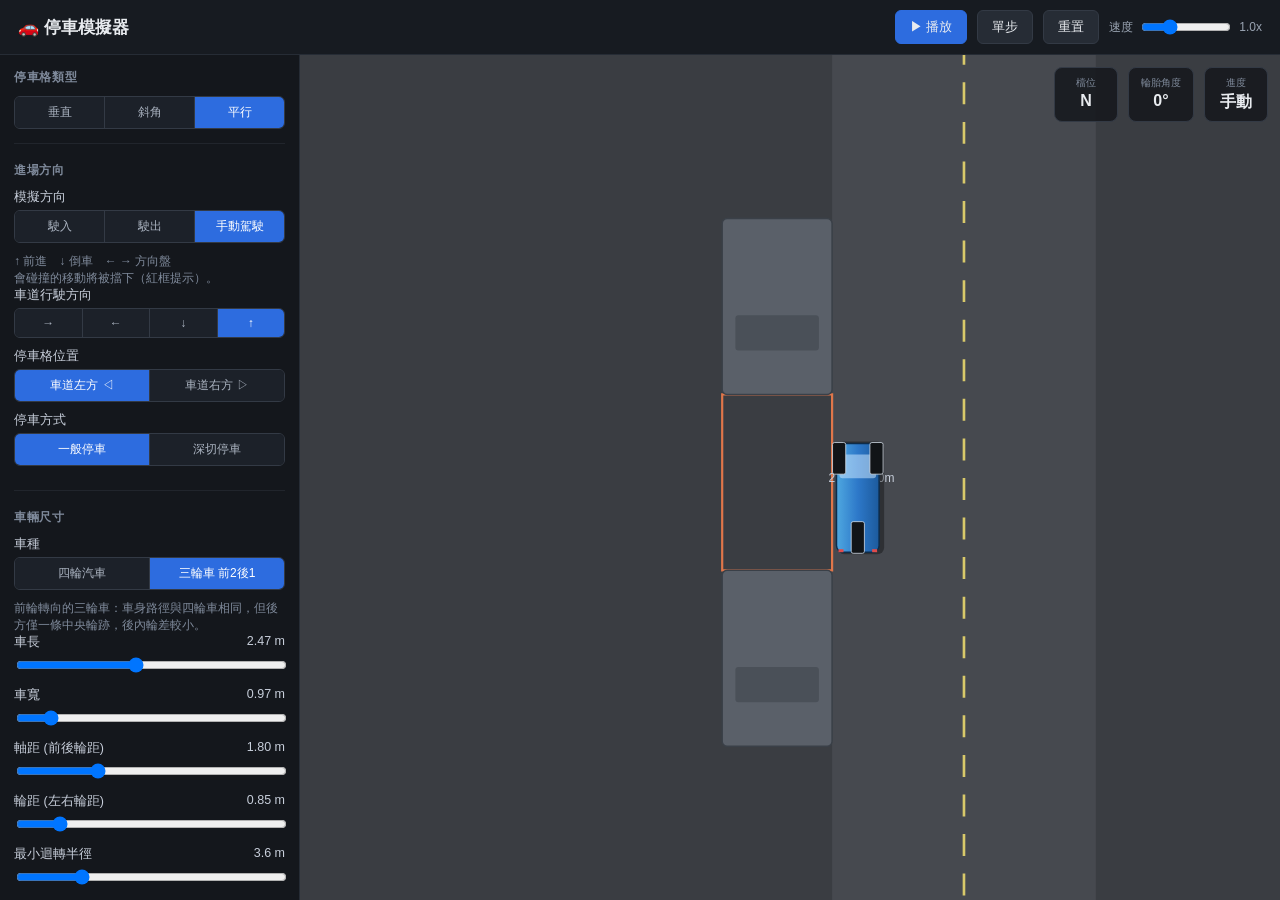
<file: Tools/parking_simulation/index.html>
<!DOCTYPE html>
<html lang="zh-Hant">
<head>
<meta charset="UTF-8">
<meta name="viewport" content="width=device-width, initial-scale=1.0">
<title>停車模擬器 Parking Simulator</title>
<style>
* { box-sizing: border-box; }
html, body {
  margin: 0;
  height: 100%;
  background: #101317;
  color: #e8ebef;
  font-family: -apple-system, "Segoe UI", "Noto Sans TC", sans-serif;
}

.app { display: flex; flex-direction: column; height: 100vh; }

.topbar {
  display: flex;
  align-items: center;
  justify-content: space-between;
  padding: 10px 18px;
  background: #171b21;
  border-bottom: 1px solid #262c35;
  flex: 0 0 auto;
}
.topbar h1 { font-size: 17px; margin: 0; font-weight: 600; }
.topbar-actions { display: flex; align-items: center; gap: 10px; }

.btn {
  background: #262c35;
  color: #e8ebef;
  border: 1px solid #333a45;
  border-radius: 6px;
  padding: 7px 14px;
  font-size: 13px;
  cursor: pointer;
}
.btn:hover { background: #2f3743; }
.btn-primary { background: #2d6cdf; border-color: #2d6cdf; }
.btn-primary:hover { background: #3a78ea; }
.btn-help { text-decoration: none; display: inline-block; }

.speed-label { font-size: 12px; color: #9aa4b2; display: flex; align-items: center; gap: 6px; }
.speed-label input[type=range] { width: 90px; }

.main { flex: 1 1 auto; display: flex; min-height: 0; }

.panel {
  width: 300px;
  flex: 0 0 auto;
  overflow-y: auto;
  padding: 14px;
  background: #14171c;
  border-right: 1px solid #262c35;
}

.group {
  margin-bottom: 18px;
  padding-bottom: 14px;
  border-bottom: 1px solid #21252c;
}
.group h2 {
  font-size: 12px;
  text-transform: uppercase;
  letter-spacing: .06em;
  color: #7f8a9b;
  margin: 0 0 10px;
}

.field { margin-bottom: 10px; }
.field label {
  display: flex;
  justify-content: space-between;
  font-size: 12.5px;
  color: #c7ceda;
  margin-bottom: 4px;
}
.field input[type=range] { width: 100%; }

.segmented { display: flex; border-radius: 6px; overflow: hidden; border: 1px solid #333a45; }
.seg {
  flex: 1;
  background: #1c2129;
  color: #aab3c0;
  border: none;
  padding: 7px 4px;
  font-size: 12px;
  cursor: pointer;
  border-right: 1px solid #333a45;
}
.seg:last-child { border-right: none; }
.seg.active { background: #2d6cdf; color: #fff; }
.seg:hover:not(.active) { background: #262c35; }

.readout { font-size: 12px; color: #7f8a9b; margin-top: 6px; }

.checkbox { display: flex; align-items: center; gap: 8px; font-size: 12.5px; color: #c7ceda; margin-bottom: 8px; }

.warning {
  background: #3a2a15;
  border: 1px solid #7a5424;
  color: #ffcf8a;
  border-radius: 6px;
  padding: 10px;
  font-size: 12px;
  line-height: 1.5;
}
.warning.notice {
  background: #14283a;
  border-color: #2d5b8a;
  color: #9ccaff;
}

.stage {
  flex: 1 1 auto;
  position: relative;
  min-width: 0;
  display: flex;
}
#canvas { width: 100%; height: 100%; display: block; }

.hud {
  position: absolute;
  top: 12px;
  right: 12px;
  display: flex;
  gap: 10px;
}
.hud-item {
  background: rgba(20,23,28,.85);
  border: 1px solid #333a45;
  border-radius: 8px;
  padding: 8px 12px;
  min-width: 64px;
  text-align: center;
}
.hud-label { display: block; font-size: 10px; color: #7f8a9b; margin-bottom: 2px; }
.hud-item span:last-child { font-size: 16px; font-weight: 600; }
</style>
</head>
<body>
<div class="app">
  <header class="topbar">
    <h1>🚗 停車模擬器</h1>
    <div class="topbar-actions">
      <button id="btnPlay" class="btn btn-primary">▶ 播放</button>
      <button id="btnStep" class="btn">單步</button>
      <button id="btnReset" class="btn">重置</button>
      <label class="speed-label">速度
        <input type="range" id="speed" min="0.2" max="3" step="0.1" value="1">
        <span id="speedVal">1.0x</span>
      </label>
      <a href="formulas.html" target="_blank" class="btn btn-help" title="軌跡計算公式說明" style="display:none">📘 說明</a>
    </div>
  </header>

  <div class="main">
    <aside class="panel">

      <section class="group">
        <h2>停車格類型</h2>
        <div class="segmented" id="spotTypeGroup">
          <button data-type="perp" class="seg">垂直</button>
          <button data-type="angle" class="seg">斜角</button>
          <button data-type="parallel" class="seg active">平行</button>
        </div>
        <div class="field" id="angleField" style="display:none">
          <label>傾斜角度 <span id="angleDegVal">45°</span></label>
          <input type="range" id="angleDeg" min="20" max="80" step="1" value="45">
        </div>
      </section>

      <section class="group">
        <h2>進場方向</h2>
        <div class="field">
          <label>模擬方向</label>
          <div class="segmented">
            <button data-sim="in" class="seg">駛入</button>
            <button data-sim="out" class="seg">駛出</button>
            <button data-sim="manual" class="seg active">手動駕駛</button>
          </div>
        </div>
        <div class="readout" id="manualNote">↑ 前進　↓ 倒車　← → 方向盤<br>會碰撞的移動將被擋下（紅框提示）。</div>
        <div class="field">
          <label>車道行駛方向</label>
          <div class="segmented">
            <button data-lane="1" data-vert="0" class="seg">→</button>
            <button data-lane="-1" data-vert="0" class="seg">←</button>
            <button data-lane="1" data-vert="1" class="seg">↓</button>
            <button data-lane="-1" data-vert="1" class="seg active">↑</button>
          </div>
        </div>
        <div class="field">
          <label>停車格位置</label>
          <div class="segmented">
            <button data-row="1" class="seg active" id="rowBtnA">車道左方 ◁</button>
            <button data-row="-1" class="seg" id="rowBtnB">車道右方 ▷</button>
          </div>
        </div>
        <div class="field" id="entryModeField" style="display:none">
          <label>入庫方式</label>
          <div class="segmented">
            <button data-entry="reverse" class="seg active">倒車入庫</button>
            <button data-entry="forward" class="seg">前進入庫</button>
          </div>
        </div>
        <div class="field" id="parkStyleField">
          <label>停車方式</label>
          <div class="segmented">
            <button data-park="normal" class="seg active">一般停車</button>
            <button data-park="deep" class="seg">深切停車</button>
          </div>
        </div>
      </section>

      <section class="group">
        <h2>車輛尺寸</h2>
        <div class="field">
          <label>車種</label>
          <div class="segmented">
            <button data-vehicle="car" class="seg">四輪汽車</button>
            <button data-vehicle="trike" class="seg active">三輪車 前2後1</button>
          </div>
        </div>
        <div class="readout" id="vehicleNote">前輪轉向的三輪車：車身路徑與四輪車相同，但後方僅一條中央輪跡，後內輪差較小。</div>
        <div class="field">
          <label>車長 <span id="carLengthVal">2.47 m</span></label>
          <input type="range" id="carLength" min="0.5" max="5" step="0.01" value="2.47">
        </div>
        <div class="field">
          <label>車寬 <span id="carWidthVal">0.97 m</span></label>
          <input type="range" id="carWidth" min="0.5" max="5" step="0.01" value="0.97">
        </div>
        <div class="field">
          <label>軸距 (前後輪距) <span id="wheelbaseVal">1.80 m</span></label>
          <input type="range" id="wheelbase" min="0.5" max="5" step="0.05" value="1.8">
        </div>
        <div class="field">
          <label>輪距 (左右輪距) <span id="trackVal">0.85 m</span></label>
          <input type="range" id="track" min="0.5" max="3" step="0.05" value="0.85">
        </div>
        <div class="field">
          <label>最小迴轉半徑 <span id="turnRadiusVal">3.6 m</span></label>
          <input type="range" id="turnRadius" min="2" max="9" step="0.1" value="3.6">
        </div>
        <div class="readout" id="steerReadout">最大轉向角：約 26°</div>
      </section>

      <section class="group">
        <h2>停車格與車道</h2>
        <div class="field">
          <label>停車格寬度 <span id="spotWidthVal">2.5 m</span></label>
          <input type="range" id="spotWidth" min="0.5" max="5" step="0.1" value="2.5">
        </div>
        <div class="field">
          <label>停車格深度 <span id="spotDepthVal">4.0 m</span></label>
          <input type="range" id="spotDepth" min="0.5" max="10" step="0.1" value="4">
        </div>
        <div class="field">
          <label>車道寬度 <span id="laneWidthVal">6 m</span></label>
          <input type="range" id="laneWidth" min="2" max="10" step="0.1" value="6">
        </div>
      </section>

      <section class="group">
        <h2>顯示選項</h2>
        <label class="checkbox"><input type="checkbox" id="showPath" checked> 顯示規劃路徑</label>
        <label class="checkbox"><input type="checkbox" id="showTrail" checked> 顯示行駛軌跡</label>
        <label class="checkbox"><input type="checkbox" id="showWheelTrail" checked> 顯示車輪軌跡（輪跡）</label>
        <label class="checkbox"><input type="checkbox" id="showMeasure" checked> 顯示尺寸標註</label>
      </section>

      <div id="warningBox" class="warning" style="display:none"></div>
    </aside>

    <main class="stage">
      <canvas id="canvas"></canvas>
      <div class="hud">
        <div class="hud-item"><span class="hud-label">檔位</span><span id="hudGear">D</span></div>
        <div class="hud-item"><span class="hud-label">輪胎角度</span><span id="hudSteer">0°</span></div>
        <div class="hud-item"><span class="hud-label">進度</span><span id="hudProgress">0%</span></div>
      </div>
    </main>
  </div>
</div>
<script>
(() => {
"use strict";

// ---------- vector helpers ----------
const V = {
  add: (a, b) => ({ x: a.x + b.x, y: a.y + b.y }),
  sub: (a, b) => ({ x: a.x - b.x, y: a.y - b.y }),
  scale: (a, s) => ({ x: a.x * s, y: a.y * s }),
  dot: (a, b) => a.x * b.x + a.y * b.y,
  cross: (a, b) => a.x * b.y - a.y * b.x,
  len: (a) => Math.hypot(a.x, a.y),
  fromAngle: (rad) => ({ x: Math.cos(rad), y: Math.sin(rad) }),
  angle: (a) => Math.atan2(a.y, a.x),
  leftNormal: (h) => ({ x: -h.y, y: h.x }), // rotate +90 deg
  rotate90ccwUnit: (a) => ({ x: -a.y, y: a.x }),
};
const RAD = Math.PI / 180;

// ---------- path segments ----------
// A segment: { length, gear, curvatureSign, sample(sLocal) => {pos:{x,y}, theta} }

function makeStraight(startPos, theta, length, gear) {
  const h = V.fromAngle(theta);
  return {
    length,
    gear,
    curvatureSign: 0,
    sample(s) {
      return { pos: V.add(startPos, V.scale(h, s * gear)), theta };
    },
  };
}

function makeArc(C, R, turnSign, gear, thetaStart, length) {
  return {
    length,
    gear,
    curvatureSign: turnSign,
    sample(s) {
      const theta = thetaStart + gear * turnSign * (s / R);
      const h = V.fromAngle(theta);
      const pos = V.sub(C, V.scale(V.leftNormal(h), R * turnSign));
      return { pos, theta, kappa: turnSign / R };
    },
  };
}

// Numerically integrated segment from a precomputed pose table (clothoid S-curve).
function makeTableSegment(P0, table, gear) {
  const last = table.xs.length - 1;
  return {
    length: table.S,
    gear,
    curvatureSign: 0,
    sample(s) {
      const f = Math.min(last, Math.max(0, s / table.ds));
      const i0 = Math.floor(f), i1 = Math.min(last, i0 + 1), t = f - i0;
      const lerp = (a) => a[i0] + (a[i1] - a[i0]) * t;
      return {
        pos: { x: P0.x + lerp(table.xs), y: P0.y + lerp(table.ys) },
        theta: lerp(table.ths),
        kappa: lerp(table.ks),
      };
    },
  };
}

// Reverse S-curve with rate-limited steering: curvature ramps 0 -> +k over
// dRamp, holds L, swings to -k over 2*dRamp, holds L, returns to 0 over dRamp.
// Antisymmetric profile, so the net heading change is zero.
function integrateSCurve(kS, L, dRamp, thetaStart, gear) {
  const S = 4 * dRamp + 2 * L;
  const ds = 0.02;
  const kappaAt = (s) => {
    if (s < dRamp) return (kS * s) / dRamp;
    if (s < dRamp + L) return kS;
    if (s < 3 * dRamp + L) return kS * (1 - (s - dRamp - L) / dRamp);
    if (s < 3 * dRamp + 2 * L) return -kS;
    if (s < S) return -kS * (1 - (s - 3 * dRamp - 2 * L) / dRamp);
    return 0;
  };
  const xs = [0], ys = [0], ths = [thetaStart], ks = [0];
  let x = 0, y = 0, th = thetaStart;
  for (let s = ds; s <= S + 1e-9; s += ds) {
    th += gear * kappaAt(s - ds / 2) * ds;
    x += gear * Math.cos(th) * ds;
    y += gear * Math.sin(th) * ds;
    xs.push(x); ys.push(y); ths.push(th); ks.push(kappaAt(s));
  }
  return { S, ds, xs, ys, ths, ks, dx: x, dy: y };
}

// One-sided wind: curvature ramps 0 -> kS over dR, holds Lh, ramps back to 0.
// Net heading change = gear * kS * (dR + Lh).
function integrateWind(kS, Lh, dR, thetaStart, gear) {
  const S = 2 * dR + Lh;
  const ds = 0.02;
  const kappaAt = (s) => (s < dR ? (kS * s) / dR : s < dR + Lh ? kS : s < S ? kS * (1 - (s - dR - Lh) / dR) : 0);
  const xs = [0], ys = [0], ths = [thetaStart], ks = [0];
  let x = 0, y = 0, th = thetaStart;
  for (let s = ds; s <= S + 1e-9; s += ds) {
    th += gear * kappaAt(s - ds / 2) * ds;
    x += gear * Math.cos(th) * ds;
    y += gear * Math.sin(th) * ds;
    xs.push(x); ys.push(y); ths.push(th); ks.push(kappaAt(s));
  }
  return { S, ds, xs, ys, ths, ks, dx: x, dy: y };
}

// Find hold length L (or reduced peak curvature) so the S-curve's lateral
// displacement matches targetDy. Both relations are monotonic, so bisect.
function solveSCurve(targetDy, kMax, dRamp0, thetaStart, gear, turnSignK) {
  const dyOf = (kPeak, L, dR) => integrateSCurve(kPeak * turnSignK, L, dR, thetaStart, gear).dy;
  const target = Math.abs(targetDy);
  // Cap the mid-manoeuvre swing angle (= kPeak*(dRamp+L)) at ~50° by default:
  // keeps the path realistic and dy monotonic in L (valid up to <90°) so the
  // bisection below works. Overridable for experiments via state.thetaCap.
  const THETA_CAP = state.thetaCap || 0.87;
  const LCap = Math.max(0, THETA_CAP / kMax - dRamp0);
  let kPeak = kMax, L = 0, dRamp = dRamp0, feasible = true;
  if (Math.abs(dyOf(kMax, 0, dRamp0)) >= target) {
    // Overshoot even with no full-lock hold. Keep the wheel at FULL lock and
    // shorten the wind distance instead of shallowing the steer — the decisive
    // "cut deep, then counter-steer" that drivers actually use.
    const dMin = 0.3;
    if (Math.abs(dyOf(kMax, 0, dMin)) >= target) {
      dRamp = dMin;
      let lo = 1e-3, hi = kMax;
      for (let i = 0; i < 36; i++) {
        const mid = (lo + hi) / 2;
        if (Math.abs(dyOf(mid, 0, dMin)) >= target) hi = mid; else lo = mid;
      }
      kPeak = hi;
    } else {
      let lo = dMin, hi = dRamp0;
      for (let i = 0; i < 36; i++) {
        const mid = (lo + hi) / 2;
        if (Math.abs(dyOf(kMax, 0, mid)) >= target) hi = mid; else lo = mid;
      }
      dRamp = hi;
    }
  } else if (Math.abs(dyOf(kMax, LCap, dRamp0)) < target) {
    feasible = false;
    L = LCap;
  } else {
    let lo = 0, hi = LCap;
    for (let i = 0; i < 36; i++) {
      const mid = (lo + hi) / 2;
      if (Math.abs(dyOf(kMax, mid, dRamp0)) >= target) hi = mid; else lo = mid;
    }
    L = hi;
  }
  return { kPeak, L, dRamp, feasible };
}

// ---------- collision helpers ----------
function rectCorners(cx, cy, hl, hw, th) {
  const c = Math.cos(th), s = Math.sin(th);
  return [[1, 1], [1, -1], [-1, -1], [-1, 1]].map(([ex, ey]) => ({
    x: cx + c * hl * ex - s * hw * ey,
    y: cy + s * hl * ex + c * hw * ey,
  }));
}

function egoCorners(p, geo, pose) {
  const cLocal = { x: (p.wheelbase + geo.frontOverhang - geo.rearOverhang) / 2, y: 0 };
  const c = V.add(pose.pos, rotateLocal(cLocal, pose.theta));
  return rectCorners(c.x, c.y, p.carLength / 2, p.carWidth / 2, pose.theta);
}

function polysIntersectSAT(A, B) {
  for (const poly of [A, B]) {
    for (let i = 0; i < poly.length; i++) {
      const p1 = poly[i], p2 = poly[(i + 1) % poly.length];
      const ax = p1.y - p2.y, ay = p2.x - p1.x;
      let minA = Infinity, maxA = -Infinity, minB = Infinity, maxB = -Infinity;
      for (const pt of A) { const d = pt.x * ax + pt.y * ay; if (d < minA) minA = d; if (d > maxA) maxA = d; }
      for (const pt of B) { const d = pt.x * ax + pt.y * ay; if (d < minB) minB = d; if (d > maxB) maxB = d; }
      if (maxA < minB || maxB < minA) return false;
    }
  }
  return true;
}


// "Deep dive" two-move plan: reverse in steeply, overshooting past the parked
// line toward the kerb (the bay is wider than the car), tail near the rear
// car — then a single full-lock forward arc swings the nose in and lands
// exactly aligned. One gear change instead of many shuffle cycles.
function buildDeepDive(p, geo, thetaStart, aisleDir, yDrive, yFinal, kMax, tS, neighbors) {
  const R = 1 / kMax;
  const dR = 0.6;
  const carCenterOff = (p.wheelbase + geo.frontOverhang - geo.rearOverhang) / 2;
  const uCenter = -carCenterOff; // rear-axle u when the body is centred in the bay
  const uFrontLim = p.spotDepth / 2 - (p.wheelbase + geo.frontOverhang) - 0.15;
  // Overshoot toward the kerb is bounded by the bay's spare width.
  const maxOver = Math.max(0, p.spotWidth / 2 - p.carWidth / 2 - 0.05);
  const phiCap = Math.acos(Math.max(-1, Math.min(1, 1 - maxOver / R)));
  const lnf = V.leftNormal(V.fromAngle(thetaStart));

  const attempt = (uEnd, phi1, force) => {
    const finalPos = { x: uEnd * p.laneDir, y: yFinal };
    const C = V.add(finalPos, V.scale(lnf, R * tS));
    const thDive = thetaStart - tS * phi1;
    const hDive = V.fromAngle(thDive);
    const Pstart = V.sub(C, V.scale(V.leftNormal(hDive), R * tS)); // forward-arc start
    const dEff = Math.min(dR, phi1 / kMax);
    const Lh = Math.max(0, phi1 / kMax - dEff);
    const wind = integrateWind(kMax * tS, Lh, dEff, thetaStart, -1);
    const dyPerM = -Math.sin(thDive); // per metre of straight reverse at the dive angle
    if (Math.abs(dyPerM) < 1e-4) return null;
    const d1 = (Pstart.y - yDrive - wind.dy) / dyPerM;
    if (d1 < -0.01 && !force) return null; // wind alone overshoots: steeper than needed
    const d1c = Math.max(0, d1);
    const windEnd = V.add(Pstart, V.scale(hDive, d1c));
    const P0 = { x: windEnd.x - wind.dx, y: windEnd.y - wind.dy };
    const segs = [
      makeStraight(V.sub(P0, V.scale(aisleDir, APPROACH_LEN)), thetaStart, APPROACH_LEN, 1),
      makeTableSegment(P0, wind, -1),
    ];
    if (d1c > 0.01) segs.push(makeStraight(windEnd, thDive, d1c, -1));
    segs.push(makeArc(C, R, tS, 1, thDive, R * phi1));
    const dCentre = uEnd - uCenter;
    if (dCentre > 0.02) segs.push(makeStraight(finalPos, thetaStart, dCentre, -1));
    // Wheel straightened in place at the end.
    const parkedPos = { x: uCenter * p.laneDir, y: yFinal };
    segs.push(makeStraight(parkedPos, thetaStart, 0.02, 1));
    return { path: buildPath(segs), phi1, moves: dCentre > 0.02 ? 3 : 2 };
  };

  // Prefer ending the forward arc already centred; fall back to ending snug
  // behind the front stall and backing up straight to centre. If every angle
  // collides, return the deepest attempt with its impact point — no fallback,
  // playback stops at the collision.
  let nominal = null;
  for (const uEnd of [uCenter, uFrontLim]) {
    for (let phi1 = Math.max(0.15, Math.min(0.7, phiCap)); phi1 >= 0.1; phi1 -= 0.05) {
      const cand = attempt(uEnd, phi1, false);
      if (!cand) continue;
      const col = findFirstCollision(cand.path, p, geo, neighbors);
      if (!col) return { ...cand, collision: null };
      if (!nominal) nominal = { ...cand, collision: col };
    }
  }
  if (!nominal) {
    const cand = attempt(uCenter, Math.max(0.2, Math.min(0.7, phiCap)), true);
    nominal = { ...cand, collision: findFirstCollision(cand.path, p, geo, neighbors) };
  }
  return nominal;
}


function findFirstCollision(path, p, geo, neighbors) {
  const step = 0.12;
  for (let s = 0; s <= path.totalLength + 1e-9; s += step) {
    const pose = path.poseAt(s);
    const ego = egoCorners(p, geo, pose);
    for (let i = 0; i < neighbors.length; i++) {
      const n = neighbors[i];
      if (polysIntersectSAT(ego, rectCorners(n.cx, n.cy, n.hl, n.hw, 0))) {
        return { s, neighborIndex: i };
      }
    }
  }
  return null;
}

function buildPath(segments) {
  let total = 0;
  const withOffsets = segments.map((seg) => {
    const offset = total;
    total += seg.length;
    return { seg, offset };
  });
  return {
    totalLength: total,
    poseAt(s) {
      s = Math.max(0, Math.min(total, s));
      for (const { seg, offset } of withOffsets) {
        if (s <= offset + seg.length + 1e-6 || seg === withOffsets[withOffsets.length - 1].seg) {
          return { ...seg.sample(Math.min(s - offset, seg.length)), gear: seg.gear, curvatureSign: seg.curvatureSign };
        }
      }
    },
    segmentsInfo: withOffsets,
  };
}

// A path traversed backwards with the gear inverted is kinematically valid:
// the wheel angle at each point is unchanged, only the travel direction flips.
function reverseSegment(seg) {
  return {
    length: seg.length,
    gear: -seg.gear,
    curvatureSign: seg.curvatureSign,
    sample(s) {
      return seg.sample(seg.length - s);
    },
  };
}

// Exit manoeuvre = the entry path minus its lead-in, played backwards, plus a
// straight drive-off down the lane. Collision-free by construction whenever
// the entry was.
function buildExitPath(entryPath) {
  const segs = entryPath.segmentsInfo.map((o) => o.seg);
  if (segs.length < 2) return null;
  const rev = segs.slice(1).reverse().map(reverseSegment);
  const out = segs[1].sample(0); // pose where the entry manoeuvre began
  rev.push(makeStraight(out.pos, out.theta, APPROACH_LEN + 2, 1));
  return buildPath(rev);
}

// ---------- parking maneuver generation ----------

const APPROACH_LEN = 7.5; // meters of straight lead-in for camera context

function computeGeometry(p) {
  const frontOverhang = (p.carLength - p.wheelbase) / 2;
  const rearOverhang = frontOverhang;
  const maxSteerRad = Math.atan(p.wheelbase / p.turnRadius);
  return { frontOverhang, rearOverhang, maxSteerRad, maxSteerDeg: maxSteerRad / RAD };
}

function computeBayManeuver(p, geo) {
  // Plan: straight along lane -> single arc -> straight along spot axis.
  const R = p.turnRadius;
  const gear = p.entryMode === "reverse" ? -1 : 1;
  const aisleDir = { x: p.laneDir, y: 0 };
  const thetaStart = V.angle(aisleDir);
  const N = V.leftNormal(aisleDir);

  const angleDegUsed = p.spotType === "perp" ? 90 : p.angleDeg;
  const tiltMag = (90 - angleDegUsed) * RAD;
  // Angled spots lean downstream for forward entry, upstream for reverse entry,
  // so the arc sweep stays small — matching how angled lots are actually laid out.
  const leanDir = gear * p.laneDir;
  const spotAxis = { x: leanDir * Math.sin(tiltMag), y: p.rowSide * Math.cos(tiltMag) };

  const spotMouth = { x: 0, y: p.rowSide * (p.laneWidth / 2) };
  const frontClearance = 0.3;
  const spotDeep = V.add(spotMouth, V.scale(spotAxis, p.spotDepth - frontClearance));

  const finalHeadingVec = V.scale(spotAxis, gear);
  const finalHeadingAngle = V.angle(finalHeadingVec);

  const Pf =
    gear > 0
      ? V.sub(spotDeep, V.scale(spotAxis, geo.frontOverhang + p.wheelbase))
      : V.sub(spotDeep, V.scale(spotAxis, geo.rearOverhang));

  let dTheta = finalHeadingAngle - thetaStart;
  while (dTheta > Math.PI) dTheta -= 2 * Math.PI;
  while (dTheta < -Math.PI) dTheta += 2 * Math.PI;

  const turnSign = gear * Math.sign(dTheta || 1);
  const arcLen = R * Math.abs(dTheta);

  // Approach hugging the far side of the lane for maximum swing room.
  const yOff = Math.max(0, p.laneWidth / 2 - p.carWidth / 2 - 0.4);
  const yDrive = -p.rowSide * yOff;

  // After the arc the heading equals the final heading; the arc-exit point Pa
  // must lie on the spot-axis line through Pf. C.y is fixed by tangency to the lane.
  const Cy = yDrive + N.y * R * turnSign;
  const lnf = V.leftNormal(finalHeadingVec);
  const PaY = Cy - lnf.y * R * turnSign;
  const PaX = Pf.x + ((PaY - Pf.y) * spotAxis.x) / spotAxis.y;
  const x0 = PaX + lnf.x * R * turnSign;
  const P0 = { x: x0, y: yDrive };
  const C = { x: x0, y: Cy };
  const Pa = { x: PaX, y: PaY };

  const dStraight = V.dot(V.sub(Pf, Pa), spotAxis);

  const leadStart = V.sub(P0, V.scale(aisleDir, APPROACH_LEN));
  const segs = [
    makeStraight(leadStart, thetaStart, APPROACH_LEN, 1),
    makeArc(C, R, turnSign, gear, thetaStart, arcLen),
  ];
  if (dStraight > 0.01) segs.push(makeStraight(Pa, finalHeadingAngle, dStraight, gear));

  const warnings = [];
  if (dStraight < 0) warnings.push("迴轉半徑相對車道與車格過大，單一圓弧會越過停止點，實際需多次前後修正。");
  if (p.spotDepth <= p.carLength + 0.3) warnings.push("停車格深度可能不足以容納此車長，車頭/車尾可能突出。");
  if (p.spotWidth <= p.carWidth + 0.3) warnings.push("停車格寬度偏窄，車輛可能無法置中停放。");
  const feasible = warnings.length === 0;

  return {
    path: buildPath(segs),
    spotRect: { center: V.add(spotMouth, V.scale(spotAxis, p.spotDepth / 2)), axis: spotAxis, width: p.spotWidth, depth: p.spotDepth },
    mouth: spotMouth,
    feasible,
    warnings,
    finalPose: { pos: Pf, theta: finalHeadingAngle },
  };
}

function computeParallelManeuver(p, geo) {
  const gear = -1; // always reverse-in
  const aisleDir = { x: p.laneDir, y: 0 };
  const thetaStart = V.angle(aisleDir);

  const halfRoad = p.laneWidth / 2;
  // The parallel bay sits at the kerb, outside the driving lane; the car parks
  // centred in the bay, whose lateral size is the spot-width parameter.
  const yFinal = p.rowSide * (halfRoad + p.spotWidth / 2);
  // Candidate starting lateral positions, from hugging the parked row (small
  // swing) progressively out across the road width to the far side (bigger
  // entry angle, cutting in earlier) — use whatever the lane offers to find a
  // plan that actually fits.
  const yHugAbs = Math.min(Math.abs(yFinal) - p.carWidth - 0.4, halfRoad - p.carWidth / 2 - 0.1);
  const yFarAbs = -(halfRoad - p.carWidth / 2 - 0.2);
  const yCandidates = [];
  for (let ya = yHugAbs; ya >= yFarAbs - 1e-9; ya -= 0.45) yCandidates.push(ya);

  // Rear-axle target such that the car body ends up centred in the spot box.
  const xf = -p.laneDir * ((p.wheelbase + geo.frontOverhang - geo.rearOverhang) / 2);
  const turnSign1 = p.rowSide * p.laneDir;

  const kMax = 1 / p.turnRadius;

  // Worst case: the neighbouring stalls are fully occupied — the blocking
  // rectangles span the entire stall (full spot width, flush with the bay
  // lines), since the neighbours' parking position can't be controlled.
  const nHalfL = p.spotDepth / 2, nHalfW = p.spotWidth / 2;
  const neighbors = [
    { cx: -p.spotDepth, cy: yFinal, hl: nHalfL, hw: nHalfW },
    { cx: p.spotDepth, cy: yFinal, hl: nHalfL, hw: nHalfW },
  ];

  // Classic technique: reverse deep toward the rear car (0.3 m margin), then
  // pull forward to centre — keeps the swinging phase clear of the front car.
  const dForward = Math.max(0, p.spotDepth / 2 - p.carLength / 2 - 0.3);
  const xfReverse = xf - p.laneDir * dForward;

  // Parking style is user-selected; a collision does not trigger any fallback
  // — playback simply stops at the impact point. The starting lateral
  // position is searched across the road width (hug the row first, then move
  // out toward the far side for a bigger, earlier cut).
  let feasible = true, path = null, collision = null, usedYa = yHugAbs;
  const info = [];
  if (p.parkStyle === "deep") {
    // 深切停車: dive past the parked line, one forward arc to align.
    let chosen = null, nominal = null;
    for (const ya of yCandidates) {
      const dive = buildDeepDive(p, geo, thetaStart, aisleDir, p.rowSide * ya, yFinal, kMax, turnSign1, neighbors);
      if (!dive.collision) { chosen = { dive, ya }; break; }
      if (!nominal) nominal = { dive, ya };
    }
    const pick = chosen || nominal;
    path = pick.dive.path;
    collision = pick.dive.collision;
    usedYa = pick.ya;
    if (!collision) {
      info.push(`深切（${(pick.dive.phi1 * 57.3).toFixed(0)}°）＋前進回正：${pick.dive.moves} 段移動、${pick.dive.moves - 1} 次換檔，停於車格中央。`);
    }
  } else {
    // 一般停車: single-shot S-curve with rate-limited steering. Start with a
    // leisurely wind; if the swing would clip a neighbour, wind faster —
    // like a driver working a tighter gap — before giving up.
    // Two plan shapes per starting position: a pure S-curve (small lateral
    // offsets), or "cut early, run the diagonal, tuck in" — wind to the entry
    // angle, hold a straight diagonal run, then wind back straight — which
    // covers any offset the road width allows. The reverse-phase end anchor
    // uSEnd is also searched: ending toward the FRONT of the bay means the
    // turn starts earlier and the tail never sweeps into the rear stall;
    // centring then just continues in reverse (no extra gear change).
    const uCenterN = -((p.wheelbase + geo.frontOverhang - geo.rearOverhang) / 2);
    const uFrontMax = p.spotDepth / 2 - (p.wheelbase + geo.frontOverhang) - 0.15;
    const uSEndCandidates = [uFrontMax, (uFrontMax + uCenterN) / 2, uCenterN, uCenterN - dForward]
      .filter((u, i, a) => a.indexOf(u) === i && u >= uCenterN - dForward - 1e-9);
    const buildNormal = (ya, dRamp, uSEnd) => {
      const yD = p.rowSide * ya;
      const target = yFinal - yD;
      const xEnd = uSEnd * p.laneDir;
      const sol = solveSCurve(target, kMax, dRamp, thetaStart, gear, turnSign1);
      let segs;
      if (sol.feasible) {
        const table = integrateSCurve(sol.kPeak * turnSign1, sol.L, sol.dRamp, thetaStart, gear);
        const P0 = { x: xEnd - table.dx, y: yD };
        segs = [makeStraight(V.sub(P0, V.scale(aisleDir, APPROACH_LEN)), thetaStart, APPROACH_LEN, 1), makeTableSegment(P0, table, gear)];
      } else {
        const thMax = state.thetaCap || 0.87;
        const dRe = Math.min(dRamp, thMax / kMax);
        const Lh = Math.max(0, thMax / kMax - dRe);
        const windIn = integrateWind(kMax * turnSign1, Lh, dRe, thetaStart, -1);
        const thDive = thetaStart - turnSign1 * thMax;
        const hDive = V.fromAngle(thDive);
        const windOut = integrateWind(-kMax * turnSign1, Lh, dRe, thDive, -1);
        const dyPerM = -Math.sin(thDive);
        const D = Math.max(0, (target - windIn.dy - windOut.dy) / dyPerM);
        const sEnd = { x: xEnd, y: yD + target };
        const windOutStart = { x: sEnd.x - windOut.dx, y: sEnd.y - windOut.dy };
        const diagStart = V.add(windOutStart, V.scale(hDive, D));
        const P0 = { x: diagStart.x - windIn.dx, y: diagStart.y - windIn.dy };
        segs = [
          makeStraight(V.sub(P0, V.scale(aisleDir, APPROACH_LEN)), thetaStart, APPROACH_LEN, 1),
          makeTableSegment(P0, windIn, -1),
        ];
        if (D > 0.01) segs.push(makeStraight(diagStart, thDive, D, -1));
        segs.push(makeTableSegment(windOutStart, windOut, -1));
      }
      // Centre the car: continue reversing if the S ended forward of centre,
      // otherwise pull forward.
      const dC = uSEnd - uCenterN;
      const endPos = { x: xEnd, y: yFinal };
      if (dC > 0.02) segs.push(makeStraight(endPos, thetaStart, dC, -1));
      else if (dC < -0.02) segs.push(makeStraight(endPos, thetaStart, -dC, 1));
      return buildPath(segs);
    };

    let nominal = null, found = false;
    for (const ya of yCandidates) {
      for (const uSEnd of uSEndCandidates) {
        for (const dRamp of [1.5, 0.6]) {
          const cand = buildNormal(ya, dRamp, uSEnd);
          const col = findFirstCollision(cand, p, geo, neighbors);
          if (!col) {
            path = cand; collision = null; feasible = true; usedYa = ya; found = true;
            break;
          }
          if (!nominal) nominal = { path: cand, col, ya };
        }
        if (found) break;
      }
      if (found) break;
    }
    if (!found) {
      path = nominal.path; collision = nominal.col; usedYa = nominal.ya;
    }
  }
  if (!collision && usedYa < yHugAbs - 0.01) {
    const side = usedYa < -0.05 ? "借用對向側" : "移向車道中間";
    info.push(`已利用車道寬度：起始位置外移 ${(yHugAbs - usedYa).toFixed(1)} m（${side}），提早切入。`);
  }

  const warnings = [];
  if (!feasible) warnings.push("車道過寬或迴轉半徑過大，單次倒車無法貼到路邊位置。");
  if (collision) warnings.push("此參數會擦撞到鄰格車輛（紅框標示），播放將停於撞擊點。可改用另一種停車方式或加大車位。");
  if (p.spotDepth < p.carLength * 1.15) warnings.push("平行停車格深度偏短，建議至少為車長的 1.2 倍以上。");
  if (p.spotWidth < p.carWidth + 0.2) warnings.push("路邊車格寬度不足，車身可能超出車格。");

  return {
    path,
    spotRect: { center: { x: 0, y: yFinal }, axis: aisleDir, width: p.spotWidth, depth: p.spotDepth },
    mouth: { x: 0, y: p.rowSide * halfRoad },
    feasible: warnings.length === 0,
    warnings,
    info,
    neighbors,
    collision,
    finalPose: { pos: { x: xf, y: yFinal }, theta: thetaStart },
  };
}

function computeManeuver(p) {
  const geo = computeGeometry(p);
  const result = p.spotType === "parallel" ? computeParallelManeuver(p, geo) : computeBayManeuver(p, geo);
  if (p.wheelbase > p.carLength) result.warnings.push("軸距大於車長，前後輪會超出車身範圍。");
  if (p.track > p.carWidth) result.warnings.push("輪距大於車寬，左右輪會超出車身範圍。");
  result.exitPath = buildExitPath(result.path);
  return { ...result, geo };
}

// ---------- state ----------
const state = {
  vehicleType: "trike",
  simMode: "manual", // "in" = 駛入, "out" = 停妥後駛出, "manual" = 手動駕駛
  parkStyle: "normal", // 平行停車方式: "normal" = 一般, "deep" = 深切
  manual: { pose: null, delta: 0, keys: {}, trail: [], hit: false, lastDir: 0 },
  spotType: "parallel",
  angleDeg: 45,
  laneDir: -1,
  roadVert: true, // true = 車道垂直顯示（視圖旋轉 90°，幾何運算不變）
  rowSide: 1,
  entryMode: "reverse",
  carLength: 2.47,
  carWidth: 0.97,
  wheelbase: 1.8,
  track: 0.85,
  turnRadius: 3.6,
  spotWidth: 2.5,
  spotDepth: 4,
  laneWidth: 6,
  showPath: true,
  showTrail: true,
  showWheelTrail: true,
  showMeasure: true,
  speed: 1,
  playing: false,
  traveled: 0,
  manoeuvre: null,
};

function activePath() {
  return state.simMode === "out" && state.manoeuvre.exitPath ? state.manoeuvre.exitPath : state.manoeuvre.path;
}

// Place the manually driven car at the start of the entry manoeuvre.
function resetManual() {
  const start = state.manoeuvre.path.poseAt(0);
  state.manual.pose = { pos: { x: start.pos.x, y: start.pos.y }, theta: start.theta };
  state.manual.delta = 0;
  state.manual.trail = [{ x: start.pos.x, y: start.pos.y }];
  state.manual.hit = false;
  state.manual.lastDir = 0;
}

function recompute() {
  state.manoeuvre = computeManeuver(state);
  state.traveled = 0;
  if (state.simMode === "manual") resetManual();
  updateWarningBox();
  updateReadouts();
}

function updateWarningBox() {
  const box = document.getElementById("warningBox");
  const warnings = state.manoeuvre.warnings;
  const infos = state.manoeuvre.info || [];
  if (warnings.length + infos.length === 0) {
    box.style.display = "none";
    box.textContent = "";
  } else {
    box.style.display = "block";
    box.innerHTML = infos.map((t) => "ℹ " + t).concat(warnings.map((t) => "⚠ " + t)).join("<br>");
    box.classList.toggle("notice", warnings.length === 0);
  }
}

function updateReadouts() {
  const geo = state.manoeuvre.geo;
  document.getElementById("steerReadout").textContent = `最大轉向角：約 ${geo.maxSteerDeg.toFixed(0)}°`;
}

// ---------- rendering ----------
const canvas = document.getElementById("canvas");
const ctx = canvas.getContext("2d");
let PPM = 40; // pixels per meter, recalculated to fit
let camOffset = { x: 0, y: 0 };

function resizeCanvas() {
  const rect = canvas.parentElement.getBoundingClientRect();
  const dpr = window.devicePixelRatio || 1;
  canvas.width = rect.width * dpr;
  canvas.height = rect.height * dpr;
  canvas.style.width = rect.width + "px";
  canvas.style.height = rect.height + "px";
  ctx.setTransform(dpr, 0, 0, dpr, 0, 0);
  fitCamera();
}

function collectBoundsPoints() {
  const pts = [];
  const path = activePath();
  const N = 40;
  for (let i = 0; i <= N; i++) {
    const s = (path.totalLength * i) / N;
    pts.push(path.poseAt(s).pos);
  }
  const sr = state.manoeuvre.spotRect;
  const half = V.leftNormal(sr.axis);
  for (const sSign of [-1, 1]) {
    for (const dSign of [0, 1]) {
      pts.push(V.add(V.add(sr.center, V.scale(sr.axis, (dSign - 0.5) * sr.depth)), V.scale(half, (sSign * sr.width) / 2)));
    }
  }
  if (state.manoeuvre.neighbors) {
    for (const n of state.manoeuvre.neighbors) {
      pts.push(...rectCorners(n.cx, n.cy, n.hl, n.hw, 0));
    }
  }
  return pts;
}

function fitCamera() {
  const pts = collectBoundsPoints();
  let minX = Infinity, maxX = -Infinity, minY = Infinity, maxY = -Infinity;
  for (const raw of pts) {
    const pt = worldToView(raw);
    minX = Math.min(minX, pt.x); maxX = Math.max(maxX, pt.x);
    minY = Math.min(minY, pt.y); maxY = Math.max(maxY, pt.y);
  }
  const pad = 3.5;
  minX -= pad; maxX += pad; minY -= pad; maxY += pad;
  const w = maxX - minX, h = maxY - minY;
  const rect = canvas.getBoundingClientRect();
  const scaleX = rect.width / w, scaleY = rect.height / h;
  PPM = Math.min(scaleX, scaleY);
  const cx = (minX + maxX) / 2, cy = (minY + maxY) / 2;
  camOffset = { x: rect.width / 2 - cx * PPM, y: rect.height / 2 - cy * PPM };
}

// The road can be displayed vertically: all geometry stays in road-aligned
// world coordinates and only the view is rotated 90°.
function viewRot() {
  return state.roadVert ? Math.PI / 2 : 0;
}

function worldToView(p) {
  return state.roadVert ? { x: -p.y, y: p.x } : p;
}

function toScreen(p) {
  const q = worldToView(p);
  return { x: q.x * PPM + camOffset.x, y: q.y * PPM + camOffset.y };
}

function drawBackground() {
  const rect = canvas.getBoundingClientRect();
  ctx.fillStyle = "#3a3d42";
  ctx.fillRect(0, 0, rect.width, rect.height);

  // aisle band (drawn as a world quad so it follows the view rotation)
  const halfLane = state.laneWidth / 2;
  const quad = [
    { x: -1000, y: -halfLane },
    { x: 1000, y: -halfLane },
    { x: 1000, y: halfLane },
    { x: -1000, y: halfLane },
  ].map(toScreen);
  ctx.fillStyle = "#46494f";
  ctx.beginPath();
  ctx.moveTo(quad[0].x, quad[0].y);
  for (let i = 1; i < 4; i++) ctx.lineTo(quad[i].x, quad[i].y);
  ctx.closePath();
  ctx.fill();

  // lane centerline dashed
  ctx.strokeStyle = "#d8c96a";
  ctx.lineWidth = Math.max(1.5, 0.06 * PPM);
  ctx.setLineDash([0.5 * PPM, 0.4 * PPM]);
  const cl0 = toScreen({ x: -1000, y: 0 });
  const cl1 = toScreen({ x: 1000, y: 0 });
  ctx.beginPath();
  ctx.moveTo(cl0.x, cl0.y);
  ctx.lineTo(cl1.x, cl1.y);
  ctx.stroke();
  ctx.setLineDash([]);
}

function drawSpot() {
  const sr = state.manoeuvre.spotRect;
  const half = V.leftNormal(sr.axis);
  const corners = [
    V.add(sr.center, V.add(V.scale(sr.axis, -sr.depth / 2), V.scale(half, sr.width / 2))),
    V.add(sr.center, V.add(V.scale(sr.axis, sr.depth / 2), V.scale(half, sr.width / 2))),
    V.add(sr.center, V.add(V.scale(sr.axis, sr.depth / 2), V.scale(half, -sr.width / 2))),
    V.add(sr.center, V.add(V.scale(sr.axis, -sr.depth / 2), V.scale(half, -sr.width / 2))),
  ].map(toScreen);

  ctx.strokeStyle = state.manoeuvre.feasible ? "#f5d442" : "#e0764a";
  ctx.lineWidth = Math.max(2, 0.05 * PPM);
  ctx.beginPath();
  ctx.moveTo(corners[0].x, corners[0].y);
  for (let i = 1; i < 4; i++) ctx.lineTo(corners[i].x, corners[i].y);
  ctx.closePath();
  ctx.stroke();

  // neighbouring spots (context only) for perpendicular/angle types
  if (state.spotType !== "parallel") {
    // Neighbouring stalls sit side by side along the lane, so the offset is
    // horizontal with spacing = width / |axis.y| (equals width for 90° spots).
    const spacing = sr.width / Math.max(0.2, Math.abs(sr.axis.y));
    for (const off of [-1, 1]) {
      const c2 = V.add(sr.center, { x: off * spacing, y: 0 });
      const cc = [
        V.add(c2, V.add(V.scale(sr.axis, -sr.depth / 2), V.scale(half, sr.width / 2))),
        V.add(c2, V.add(V.scale(sr.axis, sr.depth / 2), V.scale(half, sr.width / 2))),
        V.add(c2, V.add(V.scale(sr.axis, sr.depth / 2), V.scale(half, -sr.width / 2))),
        V.add(c2, V.add(V.scale(sr.axis, -sr.depth / 2), V.scale(half, -sr.width / 2))),
      ].map(toScreen);
      ctx.strokeStyle = "#7d7f85";
      ctx.beginPath();
      ctx.moveTo(cc[0].x, cc[0].y);
      for (let i = 1; i < 4; i++) ctx.lineTo(cc[i].x, cc[i].y);
      ctx.closePath();
      ctx.stroke();
    }
  }

  if (state.showMeasure) {
    const label = toScreen(V.add(sr.center, V.scale(half, sr.width / 2 + 0.6)));
    ctx.fillStyle = "#c7ceda";
    ctx.font = "12px sans-serif";
    ctx.fillText(`${sr.width.toFixed(1)}m x ${sr.depth.toFixed(1)}m`, label.x - 30, label.y);
  }
}

function drawNeighbors() {
  const m = state.manoeuvre;
  if (!m.neighbors) return;
  m.neighbors.forEach((n, i) => {
    const c = toScreen({ x: n.cx, y: n.cy });
    const w = 2 * n.hl * PPM, h = 2 * n.hw * PPM;
    ctx.save();
    ctx.translate(c.x, c.y);
    ctx.rotate(viewRot());
    ctx.fillStyle = "#5a6069";
    roundRect(ctx, -w / 2, -h / 2, w, h, 5);
    ctx.fill();
    ctx.fillStyle = "#4a5058";
    roundRect(ctx, -w / 2 + w * 0.55, -h / 2 + h * 0.12, w * 0.2, h * 0.76, 3);
    ctx.fill();
    const hit = state.simMode === "in" && m.collision && m.collision.neighborIndex === i && state.traveled >= m.collision.s - 1e-6;
    ctx.strokeStyle = hit ? "#ff5c5c" : "#3a4048";
    ctx.lineWidth = hit ? 3 : 1.5;
    roundRect(ctx, -w / 2, -h / 2, w, h, 5);
    ctx.stroke();
    ctx.restore();
  });
}

function drawPlannedPath() {
  if (!state.showPath) return;
  const path = activePath();
  ctx.strokeStyle = "rgba(120,190,255,0.55)";
  ctx.lineWidth = Math.max(1.5, 0.035 * PPM);
  ctx.setLineDash([0.25 * PPM, 0.2 * PPM]);
  ctx.beginPath();
  const N = 80;
  for (let i = 0; i <= N; i++) {
    const s = (path.totalLength * i) / N;
    const pt = toScreen(path.poseAt(s).pos);
    if (i === 0) ctx.moveTo(pt.x, pt.y);
    else ctx.lineTo(pt.x, pt.y);
  }
  ctx.stroke();
  ctx.setLineDash([]);
}

function drawTrail() {
  if (!state.showTrail) return;
  const path = activePath();
  ctx.strokeStyle = "#4fd47a";
  ctx.lineWidth = Math.max(2, 0.045 * PPM);
  ctx.beginPath();
  const N = Math.max(4, Math.floor((state.traveled / path.totalLength) * 100));
  for (let i = 0; i <= N; i++) {
    const s = (state.traveled * i) / N;
    const pt = toScreen(path.poseAt(s).pos);
    if (i === 0) ctx.moveTo(pt.x, pt.y);
    else ctx.lineTo(pt.x, pt.y);
  }
  ctx.stroke();
}

// Wheel positions in the vehicle frame (origin = rear axle centre).
// A tadpole trike steers its two front wheels and has a single centred rear
// wheel — the bicycle-model body path is identical to a car's; only the
// wheel tracks (swept paths) differ.
function wheelLayout(p) {
  const front = [
    { x: p.wheelbase, y: p.track / 2, steers: true, rear: false },
    { x: p.wheelbase, y: -p.track / 2, steers: true, rear: false },
  ];
  const rear =
    p.vehicleType === "trike"
      ? [{ x: 0, y: 0, steers: false, rear: true }]
      : [
          { x: 0, y: p.track / 2, steers: false, rear: true },
          { x: 0, y: -p.track / 2, steers: false, rear: true },
        ];
  return front.concat(rear);
}

function drawWheelTrails() {
  if (!state.showWheelTrail || state.traveled <= 0) return;
  const path = activePath();
  const wheels = wheelLayout(state);
  const N = Math.max(8, Math.floor((state.traveled / path.totalLength) * 140));
  ctx.lineWidth = Math.max(1, 0.025 * PPM);
  for (const w of wheels) {
    ctx.strokeStyle = w.rear ? "rgba(120,220,255,0.7)" : "rgba(255,175,70,0.7)";
    ctx.beginPath();
    for (let i = 0; i <= N; i++) {
      const pose = path.poseAt((state.traveled * i) / N);
      const pt = toScreen(V.add(pose.pos, rotateLocal({ x: w.x, y: w.y }, pose.theta)));
      if (i === 0) ctx.moveTo(pt.x, pt.y);
      else ctx.lineTo(pt.x, pt.y);
    }
    ctx.stroke();
  }
}

function drawWheel(origin, localPos, bodyTheta, steerAngle, wheelLen, wheelWidth) {
  ctx.save();
  const world = V.add(origin, rotateLocal(localPos, bodyTheta));
  const screenPos = toScreen(world);
  ctx.translate(screenPos.x, screenPos.y);
  ctx.rotate(bodyTheta + steerAngle + viewRot());
  ctx.fillStyle = "#111417";
  ctx.strokeStyle = "rgba(220,230,240,0.75)";
  ctx.lineWidth = 1;
  roundRect(ctx, (-wheelLen / 2) * PPM, (-wheelWidth / 2) * PPM, wheelLen * PPM, wheelWidth * PPM, 2);
  ctx.fill();
  ctx.stroke();
  ctx.restore();
}

function rotateLocal(local, theta) {
  const c = Math.cos(theta), s = Math.sin(theta);
  return { x: local.x * c - local.y * s, y: local.x * s + local.y * c };
}

function drawCar(pose) {
  const p = state;
  const geo = state.manoeuvre.geo;
  const rearAxle = pose.pos;
  const theta = pose.theta;

  const steerAngle = Math.atan(p.wheelbase * (pose.kappa || 0));

  // shadow
  const centerLocal = { x: (p.wheelbase + geo.frontOverhang - geo.rearOverhang) / 2, y: 0 };
  const centerWorld = V.add(rearAxle, rotateLocal(centerLocal, theta));
  const centerScreen = toScreen(centerWorld);

  ctx.save();
  ctx.translate(centerScreen.x, centerScreen.y);
  ctx.rotate(theta + viewRot());
  ctx.fillStyle = "rgba(0,0,0,0.35)";
  const bodyLen = p.carLength * PPM;
  const bodyWid = p.carWidth * PPM;
  roundRect(ctx, -bodyLen / 2 - 2, -bodyWid / 2 - 2 + 3, bodyLen + 4, bodyWid + 4, 6 * PPM / 40);
  ctx.fill();
  ctx.restore();

  // body
  ctx.save();
  ctx.translate(centerScreen.x, centerScreen.y);
  ctx.rotate(theta + viewRot());
  const grad = ctx.createLinearGradient(0, -bodyWid / 2, 0, bodyWid / 2);
  grad.addColorStop(0, "#4fa8e0");
  grad.addColorStop(0.5, "#2d78c9");
  grad.addColorStop(1, "#1c5a9c");
  ctx.fillStyle = grad;
  roundRect(ctx, -bodyLen / 2, -bodyWid / 2, bodyLen, bodyWid, 6 * PPM / 40);
  ctx.fill();
  ctx.strokeStyle = "#0e2c4a";
  ctx.lineWidth = 1.5;
  ctx.stroke();

  // windshield (front indicator)
  ctx.fillStyle = "rgba(200,230,255,0.55)";
  roundRect(ctx, bodyLen / 2 - bodyLen * 0.32, -bodyWid / 2 + 3, bodyLen * 0.22, bodyWid - 6, 3);
  ctx.fill();

  // headlights
  ctx.fillStyle = "#fff6c8";
  ctx.fillRect(bodyLen / 2 - 3, -bodyWid / 2 + 2, 3, 5);
  ctx.fillRect(bodyLen / 2 - 3, bodyWid / 2 - 7, 3, 5);
  // taillights
  ctx.fillStyle = "#e04b4b";
  ctx.fillRect(-bodyLen / 2, -bodyWid / 2 + 2, 3, 5);
  ctx.fillRect(-bodyLen / 2, bodyWid / 2 - 7, 3, 5);

  ctx.restore();

  // Wheels drawn on top of the body (blueprint style) at their true positions,
  // so the track / wheelbase sliders are directly visible.
  const wheelLen = 0.72, wheelWidth = 0.3;
  for (const w of wheelLayout(p)) {
    drawWheel(rearAxle, w, theta, w.steers ? steerAngle : 0, wheelLen, wheelWidth);
  }

  return steerAngle;
}

function roundRect(ctx, x, y, w, h, r) {
  ctx.beginPath();
  ctx.moveTo(x + r, y);
  ctx.arcTo(x + w, y, x + w, y + h, r);
  ctx.arcTo(x + w, y + h, x, y + h, r);
  ctx.arcTo(x, y + h, x, y, r);
  ctx.arcTo(x, y, x + w, y, r);
  ctx.closePath();
}

function drawManualTrail() {
  const t = state.manual.trail;
  if (t.length < 2) return;
  ctx.strokeStyle = "#4fd47a";
  ctx.lineWidth = Math.max(2, 0.045 * PPM);
  ctx.beginPath();
  const p0 = toScreen(t[0]);
  ctx.moveTo(p0.x, p0.y);
  for (let i = 1; i < t.length; i++) {
    const q = toScreen(t[i]);
    ctx.lineTo(q.x, q.y);
  }
  ctx.stroke();
}

function render() {
  drawBackground();
  drawSpot();
  drawNeighbors();
  if (state.simMode === "manual" && state.manual.pose) {
    const mp = state.manual;
    drawManualTrail();
    const pose = {
      pos: mp.pose.pos,
      theta: mp.pose.theta,
      kappa: Math.tan(mp.delta) / state.wheelbase,
      gear: mp.lastDir >= 0 ? 1 : -1,
    };
    const steer = drawCar(pose);
    if (mp.hit) {
      const corners = egoCorners(state, state.manoeuvre.geo, pose).map(toScreen);
      ctx.strokeStyle = "#ff5c5c";
      ctx.lineWidth = 3;
      ctx.beginPath();
      ctx.moveTo(corners[0].x, corners[0].y);
      for (let i = 1; i < 4; i++) ctx.lineTo(corners[i].x, corners[i].y);
      ctx.closePath();
      ctx.stroke();
    }
    document.getElementById("hudGear").textContent = mp.lastDir > 0 ? "D" : mp.lastDir < 0 ? "R" : "N";
    document.getElementById("hudSteer").textContent = (steer / RAD).toFixed(0) + "°";
    document.getElementById("hudProgress").textContent = "手動";
    return;
  }
  drawPlannedPath();
  drawTrail();
  drawWheelTrails();
  const pose = activePath().poseAt(state.traveled);
  const steerAngle = drawCar(pose);

  const col = state.simMode === "in" ? state.manoeuvre.collision : null;
  if (col && state.traveled >= col.s - 1e-6) {
    const corners = egoCorners(state, state.manoeuvre.geo, pose).map(toScreen);
    ctx.strokeStyle = "#ff5c5c";
    ctx.lineWidth = 3;
    ctx.beginPath();
    ctx.moveTo(corners[0].x, corners[0].y);
    for (let i = 1; i < 4; i++) ctx.lineTo(corners[i].x, corners[i].y);
    ctx.closePath();
    ctx.stroke();
  }

  document.getElementById("hudGear").textContent = pose.gear > 0 ? "D" : "R";
  document.getElementById("hudSteer").textContent = (steerAngle / RAD).toFixed(0) + "°";
  const progress = Math.round((state.traveled / activePath().totalLength) * 100);
  document.getElementById("hudProgress").textContent = progress + "%";
}

// ---------- animation ----------
let lastTime = null;
function tick(now) {
  if (lastTime === null) lastTime = now;
  const dt = Math.min(0.05, (now - lastTime) / 1000);
  lastTime = now;

  if (state.simMode === "manual" && state.manual.pose) {
    const mp = state.manual;
    const maxSteer = state.manoeuvre.geo.maxSteerRad;
    const steerRate = 1.6; // rad/s of front-wheel angle while a key is held
    if (mp.keys.ArrowLeft) mp.delta = Math.max(-maxSteer, mp.delta - steerRate * dt);
    if (mp.keys.ArrowRight) mp.delta = Math.min(maxSteer, mp.delta + steerRate * dt);
    let v = 0;
    if (mp.keys.ArrowUp) v += 1.4 * state.speed;
    if (mp.keys.ArrowDown) v -= 1.4 * state.speed;
    if (v !== 0) {
      mp.lastDir = v > 0 ? 1 : -1;
      const dsS = v * dt; // signed travel
      const kap = Math.tan(mp.delta) / state.wheelbase;
      const thN = mp.pose.theta + kap * dsS;
      const cand = {
        pos: { x: mp.pose.pos.x + Math.cos(thN) * dsS, y: mp.pose.pos.y + Math.sin(thN) * dsS },
        theta: thN,
      };
      const nbs = state.manoeuvre.neighbors || [];
      const blocked = nbs.some((n) =>
        polysIntersectSAT(egoCorners(state, state.manoeuvre.geo, cand), rectCorners(n.cx, n.cy, n.hl, n.hw, 0))
      );
      if (blocked) {
        mp.hit = true;
      } else {
        mp.hit = false;
        mp.pose = cand;
        const last = mp.trail[mp.trail.length - 1];
        if (!last || Math.hypot(cand.pos.x - last.x, cand.pos.y - last.y) > 0.06) {
          mp.trail.push({ x: cand.pos.x, y: cand.pos.y });
          if (mp.trail.length > 3000) mp.trail.shift();
        }
      }
    }
    render();
    requestAnimationFrame(tick);
    return;
  }

  if (state.playing) {
    const carSpeed = 1.4; // m/s baseline
    const prev = state.traveled;
    state.traveled += carSpeed * state.speed * dt;
    const col = state.simMode === "in" ? state.manoeuvre.collision : null;
    if (col && prev < col.s && state.traveled >= col.s) {
      // Stop playback at the moment of impact; pressing play again continues.
      state.traveled = col.s;
      state.playing = false;
      document.getElementById("btnPlay").textContent = "▶ 播放";
    }
    if (state.traveled >= activePath().totalLength) {
      state.traveled = activePath().totalLength;
      state.playing = false;
      document.getElementById("btnPlay").textContent = "▶ 播放";
    }
  }
  render();
  requestAnimationFrame(tick);
}

// ---------- UI wiring ----------
function bindSegmented(groupSelector, key, onChange) {
  document.querySelectorAll(groupSelector).forEach((btn) => {
    btn.addEventListener("click", () => {
      document.querySelectorAll(groupSelector).forEach((b) => b.classList.remove("active"));
      btn.classList.add("active");
      onChange(btn);
    });
  });
}

function bindSlider(id, key, fmt) {
  const el = document.getElementById(id);
  const valEl = document.getElementById(id + "Val");
  el.addEventListener("input", () => {
    state[key] = parseFloat(el.value);
    if (valEl) valEl.textContent = fmt(state[key]);
    recompute();
    fitCamera();
  });
}

function setupUI() {
  // spot type
  document.querySelectorAll("#spotTypeGroup .seg").forEach((btn) => {
    btn.addEventListener("click", () => {
      document.querySelectorAll("#spotTypeGroup .seg").forEach((b) => b.classList.remove("active"));
      btn.classList.add("active");
      state.spotType = btn.dataset.type;
      document.getElementById("angleField").style.display = state.spotType === "angle" ? "block" : "none";
      const entryField = document.getElementById("entryModeField");
      entryField.style.display = state.spotType === "parallel" ? "none" : "block";
      document.getElementById("parkStyleField").style.display = state.spotType === "parallel" ? "block" : "none";
      if (state.spotType === "parallel") state.entryMode = "reverse";
      recompute();
      fitCamera();
    });
  });

  bindSegmented('[data-vehicle]', "vehicleType", (btn) => {
    state.vehicleType = btn.dataset.vehicle;
    document.getElementById("vehicleNote").style.display = state.vehicleType === "trike" ? "block" : "none";
  });

  bindSegmented('[data-park]', "parkStyle", (btn) => {
    state.parkStyle = btn.dataset.park;
    recompute();
    fitCamera();
  });

  bindSegmented('[data-sim]', "simMode", (btn) => {
    state.simMode = btn.dataset.sim;
    state.traveled = 0;
    state.playing = false;
    document.getElementById("btnPlay").textContent = "▶ 播放";
    document.getElementById("manualNote").style.display = state.simMode === "manual" ? "block" : "none";
    if (state.simMode === "manual") resetManual();
    fitCamera();
  });

  // Manual driving: arrow keys, tracked while the mode is active.
  window.addEventListener("keydown", (e) => {
    if (state.simMode !== "manual") return;
    if (["ArrowUp", "ArrowDown", "ArrowLeft", "ArrowRight"].includes(e.key)) {
      state.manual.keys[e.key] = true;
      e.preventDefault();
    }
  });
  window.addEventListener("keyup", (e) => {
    if (["ArrowUp", "ArrowDown", "ArrowLeft", "ArrowRight"].includes(e.key)) {
      state.manual.keys[e.key] = false;
    }
  });

  bindSegmented('[data-lane]', "laneDir", (btn) => {
    state.laneDir = parseInt(btn.dataset.lane, 10);
    state.roadVert = btn.dataset.vert === "1";
    // Spot-side labels follow the view: below/above when horizontal,
    // left/right when the road runs vertically.
    document.getElementById("rowBtnA").textContent = state.roadVert ? "車道左方 ◁" : "車道下方 ▽";
    document.getElementById("rowBtnB").textContent = state.roadVert ? "車道右方 ▷" : "車道上方 △";
    recompute();
    fitCamera();
  });
  bindSegmented('[data-row]', "rowSide", (btn) => {
    state.rowSide = parseInt(btn.dataset.row, 10);
    recompute();
    fitCamera();
  });
  bindSegmented('[data-entry]', "entryMode", (btn) => {
    state.entryMode = btn.dataset.entry;
    recompute();
    fitCamera();
  });

  document.getElementById("angleDeg").addEventListener("input", (e) => {
    state.angleDeg = parseFloat(e.target.value);
    document.getElementById("angleDegVal").textContent = state.angleDeg + "°";
    recompute();
    fitCamera();
  });

  bindSlider("carLength", "carLength", (v) => v.toFixed(2) + " m");
  bindSlider("carWidth", "carWidth", (v) => v.toFixed(2) + " m");
  bindSlider("wheelbase", "wheelbase", (v) => v.toFixed(2) + " m");
  bindSlider("track", "track", (v) => v.toFixed(2) + " m");
  bindSlider("turnRadius", "turnRadius", (v) => v.toFixed(1) + " m");
  bindSlider("spotWidth", "spotWidth", (v) => v.toFixed(1) + " m");
  bindSlider("spotDepth", "spotDepth", (v) => v.toFixed(1) + " m");
  bindSlider("laneWidth", "laneWidth", (v) => v.toFixed(1) + " m");

  document.getElementById("showPath").addEventListener("change", (e) => (state.showPath = e.target.checked));
  document.getElementById("showTrail").addEventListener("change", (e) => (state.showTrail = e.target.checked));
  document.getElementById("showWheelTrail").addEventListener("change", (e) => (state.showWheelTrail = e.target.checked));
  document.getElementById("showMeasure").addEventListener("change", (e) => (state.showMeasure = e.target.checked));

  document.getElementById("speed").addEventListener("input", (e) => {
    state.speed = parseFloat(e.target.value);
    document.getElementById("speedVal").textContent = state.speed.toFixed(1) + "x";
  });

  document.getElementById("btnPlay").addEventListener("click", () => {
    if (state.traveled >= activePath().totalLength) state.traveled = 0;
    state.playing = !state.playing;
    document.getElementById("btnPlay").textContent = state.playing ? "⏸ 暫停" : "▶ 播放";
  });
  document.getElementById("btnReset").addEventListener("click", () => {
    state.traveled = 0;
    state.playing = false;
    document.getElementById("btnPlay").textContent = "▶ 播放";
    if (state.simMode === "manual") resetManual();
  });
  document.getElementById("btnStep").addEventListener("click", () => {
    state.playing = false;
    document.getElementById("btnPlay").textContent = "▶ 播放";
    state.traveled = Math.min(activePath().totalLength, state.traveled + 0.3);
  });

  window.addEventListener("resize", resizeCanvas);
}

setupUI();
recompute();
resizeCanvas();
requestAnimationFrame(tick);

window.__debugSim = { state, recompute, fitCamera, computeManeuver };
})();
</script>
</body>
</html>
</file>
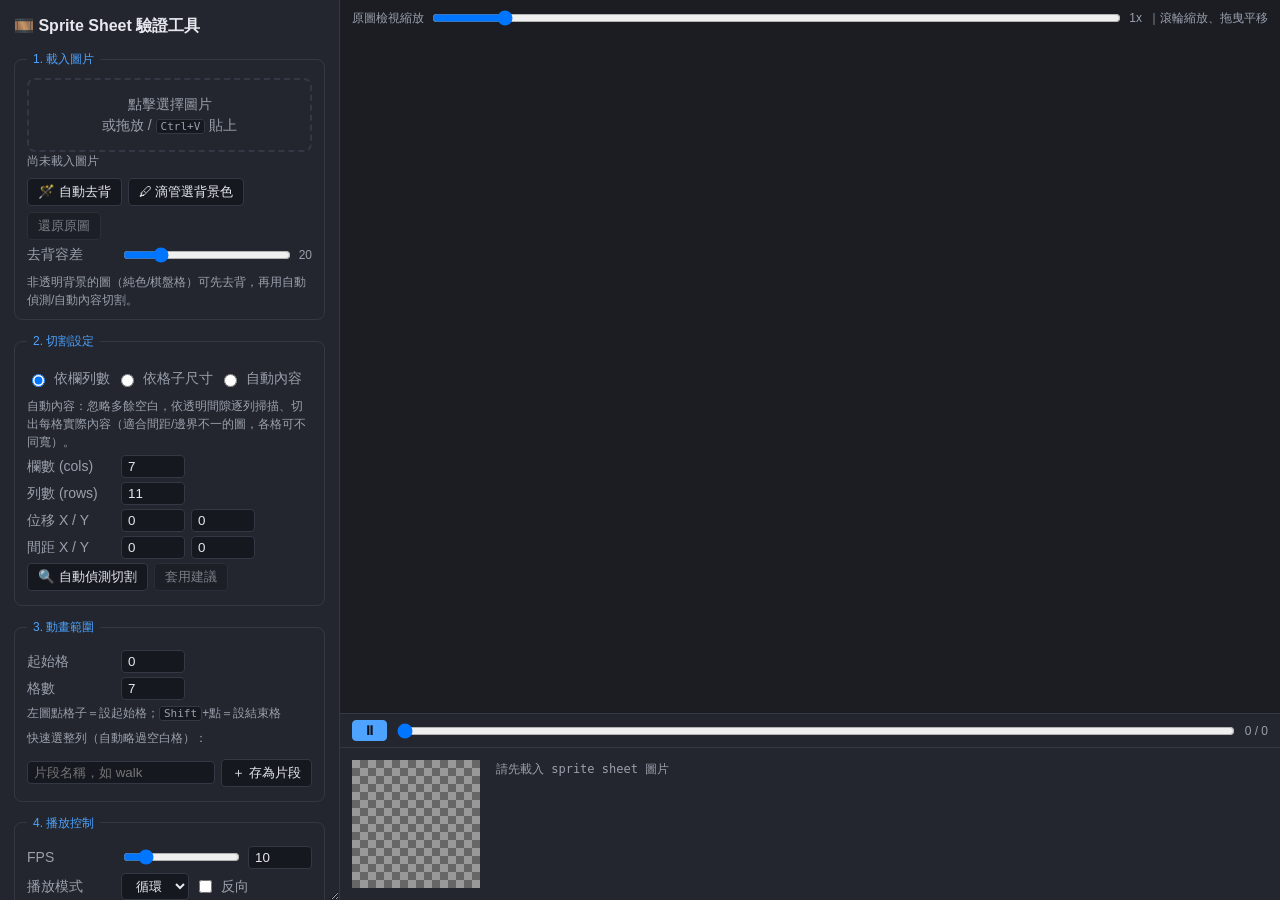
<file: Tools/sprite-checker/index.html>
<!DOCTYPE html>
<html lang="zh-Hant">
<head>
<meta charset="UTF-8">
<meta name="viewport" content="width=device-width, initial-scale=1">
<title>Sprite Sheet 驗證工具</title>
<style>
  :root{
    --bg:#1b1d23; --panel:#23262e; --line:#343845; --fg:#e6e8ee; --dim:#9aa0ad;
    --accent:#4da3ff; --accent2:#ffb84d; --good:#7be055; --bad:#ff6b6b;
  }
  *{box-sizing:border-box}
  html,body{margin:0;height:100%}
  body{display:flex;background:var(--bg);color:var(--fg);
       font:14px/1.5 "Segoe UI","Microsoft JhengHei",sans-serif}
  aside{width:340px;min-width:280px;max-width:70vw;flex:none;resize:horizontal;
        overflow-y:auto;overflow-x:hidden;background:var(--panel);
        border-right:1px solid var(--line);padding:14px}
  main{flex:1;min-width:0;display:flex;flex-direction:column;overflow:hidden}
  h1{font-size:16px;margin:0 0 12px}
  fieldset{min-width:0;border:1px solid var(--line);border-radius:8px;margin:0 0 12px;padding:10px 12px}
  legend{color:var(--accent);font-size:12px;padding:0 6px}
  label{display:flex;align-items:center;gap:6px;margin:4px 0;color:var(--dim);
        flex-wrap:wrap;min-width:0}
  label span.k{width:88px;flex:none}
  input[type=number]{width:64px;min-width:0;flex:0 1 64px;background:#161820;color:var(--fg);
      border:1px solid var(--line);border-radius:4px;padding:3px 6px}
  input[type=range]{flex:1 1 80px;min-width:0}
  input[type=text]{flex:1 1 80px;min-width:0;background:#161820;color:var(--fg);
      border:1px solid var(--line);border-radius:4px;padding:3px 6px}
  input[type=color]{width:32px;height:24px;padding:0;border:1px solid var(--line);
      border-radius:4px;background:#161820}
  select,button{background:#161820;color:var(--fg);border:1px solid var(--line);
      border-radius:4px;padding:4px 10px;cursor:pointer}
  button:hover{border-color:var(--accent)}
  button.primary{background:var(--accent);color:#10131a;border-color:var(--accent);font-weight:600}
  button:disabled{opacity:.45;cursor:not-allowed}
  .row{display:flex;gap:6px;flex-wrap:wrap;align-items:center;margin:4px 0}
  .hint{font-size:12px;color:var(--dim)}
  .warn{font-size:12px;color:var(--accent2)}
  #drop{border:2px dashed var(--line);border-radius:8px;padding:14px;text-align:center;
        color:var(--dim);cursor:pointer;transition:.15s}
  #drop.over{border-color:var(--accent);color:var(--accent)}
  #rowBtns,#clipList{display:flex;flex-wrap:wrap;gap:4px;margin-top:4px}
  #rowBtns button{padding:2px 8px;font-size:12px}
  #rowBtns button.active,#clipList button.active{border-color:var(--accent2);color:var(--accent2)}
  #clipList button{padding:2px 8px;font-size:12px}
  #clipList .del{padding:2px 6px;color:var(--bad);border-color:var(--line)}

  #sheetWrap{flex:1;overflow:auto;padding:12px;min-height:120px;position:relative}
  #sheet{image-rendering:pixelated;background:
      repeating-conic-gradient(#2a2d36 0 25%,#20232b 0 50%) 0 0/16px 16px;
      cursor:crosshair;display:block}
  #scrubWrap{display:flex;align-items:center;gap:8px;padding:6px 12px;
      border-top:1px solid var(--line);background:var(--panel)}
  #scrub{flex:1}
  #previewWrap{border-top:1px solid var(--line);background:var(--panel);
      display:flex;align-items:flex-start;gap:16px;padding:12px;overflow-x:auto}
  #preview{image-rendering:pixelated;flex:none}
  #frameInfo{white-space:pre;font:12px/1.6 Consolas,monospace;color:var(--dim)}
  #jitter{width:100%;height:96px;background:#161820;border:1px solid var(--line);border-radius:4px;display:block}
  .bg-checker{background:repeating-conic-gradient(#666 0 25%,#999 0 50%) 0 0/16px 16px}
  .bg-dark{background:#111}
  .bg-light{background:#eee}
  .bg-green{background:#3a7d44}
  .bg-magenta{background:#c400c4}
  kbd{background:#161820;border:1px solid var(--line);border-radius:3px;padding:0 4px;font-size:11px}
  .stat{font:12px/1.5 Consolas,monospace}
  .ok{color:var(--good)} .no{color:var(--bad)}

  @media (max-width:720px){
    html,body{height:auto}
    body{flex-direction:column}
    aside{width:auto;min-width:0;max-width:none;resize:none;
          border-right:none;border-bottom:1px solid var(--line)}
    main{min-height:70vh}
  }
</style>
</head>
<body>
<aside>
  <h1>🎞️ Sprite Sheet 驗證工具</h1>

  <fieldset>
    <legend>1. 載入圖片</legend>
    <div id="drop">點擊選擇圖片<br>或拖放 / <kbd>Ctrl+V</kbd> 貼上</div>
    <input type="file" id="file" accept="image/*" hidden>
    <div class="hint" id="imgInfo">尚未載入圖片</div>
    <div class="row" style="margin-top:8px">
      <button id="bgAuto">🪄 自動去背</button>
      <button id="bgPick">🖊 滴管選背景色</button>
      <button id="bgRevert" disabled>還原原圖</button>
    </div>
    <label><span class="k">去背容差</span>
      <input type="range" id="bgTolR" min="0" max="100" value="20">
      <span class="hint" id="bgTolV">20</span></label>
    <div class="row" id="bgSwatches"></div>
    <div class="hint" id="bgInfo">非透明背景的圖（純色/棋盤格）可先去背，再用自動偵測/自動內容切割。</div>
  </fieldset>

  <fieldset>
    <legend>2. 切割設定</legend>
    <div class="row">
      <label><input type="radio" name="mode" value="grid" checked> 依欄列數</label>
      <label><input type="radio" name="mode" value="size"> 依格子尺寸</label>
      <label><input type="radio" name="mode" value="auto"> 自動內容</label>
    </div>
    <div class="hint">自動內容：忽略多餘空白，依透明間隙逐列掃描、切出每格實際內容（適合間距/邊界不一的圖，各格可不同寬）。</div>
    <div id="gridInputs">
      <label><span class="k">欄數 (cols)</span><input type="number" id="cols" min="1" value="7"></label>
      <label><span class="k">列數 (rows)</span><input type="number" id="rows" min="1" value="11"></label>
    </div>
    <div id="sizeInputs" style="display:none">
      <label><span class="k">格寬 (px)</span><input type="number" id="fw" min="1" value="32"></label>
      <label><span class="k">格高 (px)</span><input type="number" id="fh" min="1" value="32"></label>
    </div>
    <div id="uniformInputs">
      <label><span class="k">位移 X / Y</span>
        <input type="number" id="offX" value="0"><input type="number" id="offY" value="0"></label>
      <label><span class="k">間距 X / Y</span>
        <input type="number" id="spX" min="0" value="0"><input type="number" id="spY" min="0" value="0"></label>
    </div>
    <div class="row">
      <button id="detect">🔍 自動偵測切割</button>
      <button id="applyDetect" disabled>套用建議</button>
    </div>
    <div class="hint" id="detectInfo"></div>
    <div class="hint" id="gridInfo"></div>
    <div class="warn" id="warnInfo"></div>
  </fieldset>

  <fieldset>
    <legend>3. 動畫範圍</legend>
    <label><span class="k">起始格</span><input type="number" id="start" min="0" value="0"></label>
    <label><span class="k">格數</span><input type="number" id="count" min="1" value="7"></label>
    <div class="hint">左圖點格子＝設起始格；<kbd>Shift</kbd>+點＝設結束格</div>
    <div class="hint" style="margin-top:6px">快速選整列（自動略過空白格）：</div>
    <div id="rowBtns"></div>
    <div class="row" style="margin-top:8px">
      <input type="text" id="clipName" placeholder="片段名稱，如 walk">
      <button id="saveClip">＋ 存為片段</button>
    </div>
    <div id="clipList"></div>
  </fieldset>

  <fieldset>
    <legend>4. 播放控制</legend>
    <label><span class="k">FPS</span>
      <input type="range" id="fpsR" min="1" max="60" value="10">
      <input type="number" id="fps" min="1" max="60" value="10"></label>
    <label><span class="k">播放模式</span>
      <select id="playMode">
        <option value="loop">循環</option>
        <option value="pingpong">來回</option>
        <option value="once">單次</option>
      </select>
      <label style="margin:0"><input type="checkbox" id="reverse"> 反向</label></label>
    <div class="row">
      <button id="play" class="primary">⏸ 暫停</button>
      <button id="prev">⏮ 上一格</button>
      <button id="next">⏭ 下一格</button>
    </div>
    <div class="hint"><kbd>Space</kbd> 播放/暫停，<kbd>←</kbd><kbd>→</kbd> 逐格</div>
  </fieldset>

  <fieldset>
    <legend>5. 預覽顯示</legend>
    <label><span class="k">縮放</span>
      <input type="range" id="zoomR" min="1" max="16" value="4">
      <input type="number" id="zoom" min="1" max="16" value="4"></label>
    <label><span class="k">錨點 X %</span>
      <input type="range" id="axR" min="0" max="100" value="50">
      <input type="number" id="ax" min="0" max="100" value="50"></label>
    <label><span class="k">錨點 Y %</span>
      <input type="range" id="ayR" min="0" max="100" value="50">
      <input type="number" id="ay" min="0" max="100" value="50"></label>
    <div class="row">
      <label style="margin:0"><input type="checkbox" id="showAnchor" checked> 錨點十字</label>
      <label style="margin:0"><input type="checkbox" id="showCenters" checked> 內容中心</label>
    </div>
    <div class="row">
      <label style="margin:0"><input type="checkbox" id="onion"> 洋蔥皮</label>
      <label style="margin:0"><input type="checkbox" id="autoTrim"> 內容對齊播放</label>
    </div>
    <div class="row">
      <label style="margin:0"><input type="checkbox" id="pixelGrid"> 像素格線</label>
      <label style="margin:0"><span class="k" style="width:auto">格線色</span>
        <input type="color" id="gridColor" value="#4da3ff"></label>
    </div>
    <label><span class="k">預覽背景</span>
      <select id="bg">
        <option value="checker">棋盤格</option>
        <option value="dark">深色</option>
        <option value="light">淺色</option>
        <option value="green">綠幕</option>
        <option value="magenta">洋紅</option>
      </select></label>
    <div class="row" style="margin-top:6px">
      <button id="refBtn">載入參考圖</button>
      <label style="margin:0"><input type="checkbox" id="showRef"> 疊層</label>
      <input type="file" id="refFile" accept="image/*" hidden>
    </div>
    <label><span class="k">參考圖透明</span>
      <input type="range" id="refOpR" min="0" max="100" value="50">
      <span class="hint" id="refOpV">50%</span></label>
  </fieldset>

  <fieldset>
    <legend>6. 對齊分析</legend>
    <canvas id="jitter" width="300" height="96"></canvas>
    <div class="stat" id="jitterStat" style="margin-top:6px">載入圖片後顯示各格中心相對錨點的偏移量。</div>
    <div class="hint">紅＝X 偏移、藍＝Y 偏移（像素）。理想動畫各格中心應貼近 0，偏移大代表中心不一致需修正。</div>
  </fieldset>

  <fieldset>
    <legend>7. 匯出 / 分享</legend>
    <div class="row">
      <button id="expGif">匯出 GIF</button>
      <button id="expApng">匯出 APNG</button>
    </div>
    <div class="row">
      <button id="expZip">切片 ZIP</button>
      <button id="expJson">atlas JSON</button>
    </div>
    <div class="row">
      <button id="shareBtn">複製分享連結</button>
      <button id="resetBtn">重設設定</button>
    </div>
    <div class="hint" id="expInfo">匯出範圍＝目前動畫範圍。分享連結含所有參數（不含圖片；遠端圖可用 ?img= 帶入）。</div>
  </fieldset>
</aside>

<main>
  <div class="row" style="margin:8px 12px 0">
    <span class="hint">原圖檢視縮放</span>
    <input type="range" id="sheetZoomR" min="0.25" max="8" step="0.25" value="1" style="width:160px">
    <span class="hint" id="sheetZoomV">1x</span>
    <span class="hint">｜滾輪縮放、拖曳平移</span>
  </div>
  <div id="sheetWrap"><canvas id="sheet" width="0" height="0"></canvas></div>
  <div id="scrubWrap">
    <button id="playMini" class="primary" style="padding:2px 10px">⏸</button>
    <input type="range" id="scrub" min="0" max="0" value="0">
    <span class="hint" id="scrubLabel">0 / 0</span>
  </div>
  <div id="previewWrap">
    <canvas id="preview" class="bg-checker" width="128" height="128"></canvas>
    <div id="frameInfo">請先載入 sprite sheet 圖片</div>
  </div>
</main>

<script>
"use strict";
const $ = id => document.getElementById(id);
const clamp = (v,a,b)=> Math.min(b, Math.max(a, v));

/* ============================================================
   狀態
   ============================================================ */
const DEFAULTS = {
  mode:'grid', cols:7, rows:11, fw:32, fh:32,
  offX:0, offY:0, spX:0, spY:0,
  start:0, count:7, fps:10,
  zoom:4, ax:50, ay:50,
  showAnchor:true, showCenters:true, onion:false, autoTrim:false,
  pixelGrid:false, gridColor:'#4da3ff', bg:'checker',
  playMode:'loop', reverse:false, refOpacity:0.5, showRef:false, sheetZoom:1
};
const SAVE_KEYS = Object.keys(DEFAULTS);
const state = Object.assign({}, DEFAULTS, {
  img:null, refImg:null, idx:0, playing:true, pdir:1
});
let emptyMap = [];     // 每格是否全透明
let bboxMap = [];      // 每格 {x,y,w,h,cx,cy}（frame-local px）或 null
let dataKey = '';
let detected = null;   // 自動偵測建議
let autoRects = null;  // 自動內容模式：每格實際矩形 [{x,y,w,h},...]（row-major）
let autoRows = null;   // 自動內容模式：每列 {start,count}
let autoMeta = {fw:1, fh:1, cols:1};  // 自動內容模式：最大格寬/高、最大列格數
let origImg = null;    // 去背前的原圖（null＝目前圖未去背）
let bgColors = [];     // 要移除的背景色 [[r,g,b],...]
let pickMode = false;  // 滴管選色模式
let clips = [];
let lastTick = 0, acc = 0, needDraw = true;

/* ============================================================
   格線計算
   ============================================================ */
function grid(){
  const s = state, img = s.img;
  if(!img) return {fw:1,fh:1,cols:1,rows:1,total:0};
  if(s.mode === 'auto'){
    ensureAuto();
    return {fw:autoMeta.fw, fh:autoMeta.fh, cols:autoMeta.cols,
            rows:autoRows.length, total:autoRects.length, auto:true};
  }
  let fw,fh,cols,rows;
  if(s.mode === 'grid'){
    cols = Math.max(1, s.cols); rows = Math.max(1, s.rows);
    fw = Math.floor((img.width  - s.offX - (cols-1)*s.spX) / cols);
    fh = Math.floor((img.height - s.offY - (rows-1)*s.spY) / rows);
  }else{
    fw = Math.max(1, s.fw); fh = Math.max(1, s.fh);
    cols = Math.max(1, Math.floor((img.width  - s.offX + s.spX) / (fw + s.spX)));
    rows = Math.max(1, Math.floor((img.height - s.offY + s.spY) / (fh + s.spY)));
  }
  fw = Math.max(1,fw); fh = Math.max(1,fh);
  return {fw,fh,cols,rows,total:cols*rows};
}
function frameRect(i,g){
  if(state.mode === 'auto' && autoRects && autoRects.length){
    return autoRects[clamp(i, 0, autoRects.length-1)];
  }
  g = g || grid();
  const c = i % g.cols, r = Math.floor(i / g.cols);
  return {x:state.offX + c*(g.fw+state.spX), y:state.offY + r*(g.fh+state.spY), w:g.fw, h:g.fh};
}

/* ============================================================
   讀像素：空白偵測 + 每格內容外框/中心
   ============================================================ */
let srcCanvas=null, srcCtx=null;
function ensureSrc(){
  const s = state; if(!s.img) return false;
  if(!srcCanvas || srcCanvas._w!==s.img.width || srcCanvas._h!==s.img.height){
    srcCanvas = document.createElement('canvas');
    srcCanvas.width = s.img.width; srcCanvas.height = s.img.height;
    srcCanvas._w = s.img.width; srcCanvas._h = s.img.height;
    srcCtx = srcCanvas.getContext('2d',{willReadFrequently:true});
  }
  srcCtx.clearRect(0,0,srcCanvas.width,srcCanvas.height);
  srcCtx.drawImage(s.img,0,0);
  return true;
}
function buildFrameData(){
  const s = state, g = grid();
  const key = [s.img && s.img.src.length, s.mode, g.fw, g.fh, g.cols, g.rows,
               s.offX, s.offY, s.spX, s.spY, autoRects?autoRects.length:0].join('|');
  if(key === dataKey) return;
  dataKey = key;
  emptyMap = new Array(g.total).fill(true);
  bboxMap  = new Array(g.total).fill(null);
  if(!s.img) return;
  try{
    if(!ensureSrc()) return;
    const full = srcCtx.getImageData(0,0,srcCanvas.width,srcCanvas.height).data;
    const W = srcCanvas.width;
    for(let i=0;i<g.total;i++){
      const r = frameRect(i,g);
      if(r.x<0||r.y<0||r.x+r.w>srcCanvas.width||r.y+r.h>srcCanvas.height) continue;
      let minx=1e9,miny=1e9,maxx=-1,maxy=-1;
      for(let yy=0;yy<r.h;yy++){
        const rowBase = ((r.y+yy)*W + r.x)*4 + 3;
        for(let xx=0;xx<r.w;xx++){
          if(full[rowBase + xx*4] > 8){
            if(xx<minx)minx=xx; if(xx>maxx)maxx=xx;
            if(yy<miny)miny=yy; if(yy>maxy)maxy=yy;
          }
        }
      }
      if(maxx<0){ emptyMap[i]=true; bboxMap[i]=null; }
      else{
        emptyMap[i]=false;
        bboxMap[i]={x:minx,y:miny,w:maxx-minx+1,h:maxy-miny+1,
                    cx:(minx+maxx+1)/2, cy:(miny+maxy+1)/2};
      }
    }
  }catch(e){ /* 跨網域圖片無法讀像素 */ }
}

/* ============================================================
   自動偵測切割（透明間隙 / 內容外框）
   ============================================================ */
function autoDetect(){
  const s = state; if(!s.img || !ensureSrc()) return null;
  const W=srcCanvas.width, H=srcCanvas.height;
  const data = srcCtx.getImageData(0,0,W,H).data;
  const colOp = new Uint8Array(W), rowOp = new Uint8Array(H);
  for(let y=0;y<H;y++){
    const base=y*W*4+3;
    for(let x=0;x<W;x++){
      if(data[base+x*4]>8){ colOp[x]=1; rowOp[y]=1; }
    }
  }
  // 內容外框（去除四周透明邊）
  let x0=0; while(x0<W && !colOp[x0]) x0++;
  let x1=W-1; while(x1>=0 && !colOp[x1]) x1--;
  let y0=0; while(y0<H && !rowOp[y0]) y0++;
  let y1=H-1; while(y1>=0 && !rowOp[y1]) y1--;
  if(x1<x0||y1<y0) return null;
  // 依透明欄/列切成 band（合併過窄的間隙以免拆到精靈內部）
  function bands(op, a, b){
    const runs=[]; let st=-1;
    for(let i=a;i<=b;i++){
      if(op[i]){ if(st<0)st=i; }
      else if(st>=0){ runs.push([st,i-1]); st=-1; }
    }
    if(st>=0) runs.push([st,b]);
    if(!runs.length) return runs;
    // 估最小間隙門檻：以最大 band 尺寸的 10% 為界，合併過小的空隙
    let maxLen=0; for(const r of runs) maxLen=Math.max(maxLen,r[1]-r[0]+1);
    const gapThr = Math.max(1, Math.round(maxLen*0.12));
    const merged=[runs[0].slice()];
    for(let i=1;i<runs.length;i++){
      const prev=merged[merged.length-1];
      if(runs[i][0]-prev[1]-1 < gapThr) prev[1]=runs[i][1];
      else merged.push(runs[i].slice());
    }
    return merged;
  }
  const cb = bands(colOp,x0,x1), rb = bands(rowOp,y0,y1);
  if(!cb.length || !rb.length) return null;
  const cols=cb.length, rows=rb.length;
  // 依均分推算格寬/高、位移、間距（用中位數 band 寬與間隙）
  const median = arr => { const a=arr.slice().sort((p,q)=>p-q); return a[a.length>>1]; };
  const cw = median(cb.map(r=>r[1]-r[0]+1)), rh = median(rb.map(r=>r[1]-r[0]+1));
  // 用「內容起點間距(pitch)」推算欄列，套用後才不會逐格累積偏移
  const pitchX = cb.length>1 ? Math.round(median(cb.slice(1).map((r,i)=>r[0]-cb[i][0]))) : cw;
  const pitchY = rb.length>1 ? Math.round(median(rb.slice(1).map((r,i)=>r[0]-rb[i][0]))) : rh;
  const spX = Math.max(0, pitchX - cw);
  const spY = Math.max(0, pitchY - rh);
  return {mode:'size', fw:cw, fh:rh, cols, rows,
          offX:cb[0][0], offY:rb[0][0], spX, spY,
          bbox:{x:x0,y:y0,w:x1-x0+1,h:y1-y0+1}};
}

/* ============================================================
   自動內容切割（非等距）：逐列掃透明間隙，切出每格實際內容
   ============================================================ */
function autoSlice(){
  const s = state; if(!s.img || !ensureSrc()) return null;
  const W=srcCanvas.width, H=srcCanvas.height;
  const data = srcCtx.getImageData(0,0,W,H).data;
  // band 掃描（與 autoDetect 相同的合併門檻：小於最大 band 12% 的空隙視為同一格內部）
  function bands(op, len){
    const runs=[]; let st=-1;
    for(let i=0;i<len;i++){
      if(op[i]){ if(st<0)st=i; }
      else if(st>=0){ runs.push([st,i-1]); st=-1; }
    }
    if(st>=0) runs.push([st,len-1]);
    if(runs.length<2) return runs;
    let maxLen=0; for(const r of runs) maxLen=Math.max(maxLen,r[1]-r[0]+1);
    const gapThr = Math.max(1, Math.round(maxLen*0.12));
    const merged=[runs[0].slice()];
    for(let i=1;i<runs.length;i++){
      const prev=merged[merged.length-1];
      if(runs[i][0]-prev[1]-1 < gapThr) prev[1]=runs[i][1];
      else merged.push(runs[i].slice());
    }
    return merged;
  }
  // 列 band
  const rowOp = new Uint8Array(H);
  for(let y=0;y<H;y++){
    const base=y*W*4+3;
    for(let x=0;x<W;x++){ if(data[base+x*4]>8){ rowOp[y]=1; break; } }
  }
  const rb = bands(rowOp, H);
  if(!rb.length) return null;
  const rects=[], rows=[];
  for(const [ry0,ry1] of rb){
    // 該列範圍內的欄 band（每格可不同寬）
    const colOp = new Uint8Array(W);
    for(let y=ry0;y<=ry1;y++){
      const base=y*W*4+3;
      for(let x=0;x<W;x++){ if(data[base+x*4]>8) colOp[x]=1; }
    }
    const cb = bands(colOp, W);
    rows.push({start:rects.length, count:cb.length});
    for(const [cx0,cx1] of cb)
      rects.push({x:cx0, y:ry0, w:cx1-cx0+1, h:ry1-ry0+1});
  }
  return {rects, rows};
}
function ensureAuto(){
  if(state.mode!=='auto' || !state.img || autoRects) return;
  const r = autoSlice();
  if(r && r.rects.length){ autoRects=r.rects; autoRows=r.rows; }
  else { // 找不到透明間隙 → 整張當 1 格
    autoRects=[{x:0,y:0,w:state.img.width,h:state.img.height}];
    autoRows=[{start:0,count:1}];
  }
  let fw=1,fh=1,cols=1;
  for(const rc of autoRects){ fw=Math.max(fw,rc.w); fh=Math.max(fh,rc.h); }
  for(const rw of autoRows) cols=Math.max(cols,rw.count);
  autoMeta={fw,fh,cols};
  if(autoRects.length<=1)
    $('detectInfo').textContent='未找到透明間隙，自動內容切割僅得 1 格（此模式需要透明背景）。';
}

/* ============================================================
   原圖 + 格線繪製
   ============================================================ */
const sheetWrap = $('sheetWrap');
const sheet = $('sheet'), sctx = sheet.getContext('2d');
function drawSheet(){
  const s = state;
  if(!s.img){ sheet.width = sheet.height = 0; return; }
  const g = grid();
  sheet.width = s.img.width; sheet.height = s.img.height;
  sheet.style.width  = (s.img.width  * s.sheetZoom) + 'px';
  sheet.style.height = (s.img.height * s.sheetZoom) + 'px';
  sctx.imageSmoothingEnabled = false;
  sctx.clearRect(0,0,sheet.width,sheet.height);
  sctx.drawImage(s.img, 0, 0);

  const end = s.start + s.count - 1;
  for(let i=0;i<g.total;i++){
    const r = frameRect(i,g);
    if(i >= s.start && i <= end){
      sctx.fillStyle = 'rgba(77,163,255,.18)';
      sctx.fillRect(r.x, r.y, r.w, r.h);
    }
    sctx.strokeStyle = emptyMap[i] ? 'rgba(255,255,255,.12)' : hexA(s.gridColor,.5);
    sctx.lineWidth = 1;
    sctx.strokeRect(r.x+.5, r.y+.5, r.w-1, r.h-1);
    // 內容中心點
    if(s.showCenters && bboxMap[i]){
      const b=bboxMap[i];
      sctx.fillStyle = 'rgba(123,224,85,.9)';
      sctx.fillRect(r.x+b.cx-1, r.y+b.cy-1, 2, 2);
    }
  }
  // 像素格線（高倍時）
  if(s.pixelGrid && s.sheetZoom>=6){
    sctx.strokeStyle = 'rgba(255,255,255,.08)'; sctx.lineWidth=1;
    sctx.beginPath();
    for(let x=0;x<=sheet.width;x++){ sctx.moveTo(x+.5,0); sctx.lineTo(x+.5,sheet.height); }
    for(let y=0;y<=sheet.height;y++){ sctx.moveTo(0,y+.5); sctx.lineTo(sheet.width,y+.5); }
    sctx.stroke();
  }
  // 目前播放格
  const cur = frameRect(s.start + s.idx, g);
  sctx.strokeStyle = '#ffb84d'; sctx.lineWidth = 2;
  sctx.strokeRect(cur.x+1, cur.y+1, cur.w-2, cur.h-2);
}
function markSheetCurrent(){ drawSheet(); }

function hexA(hex,a){
  const m=/^#?([0-9a-f]{6})$/i.exec(hex); if(!m) return 'rgba(77,163,255,'+a+')';
  const n=parseInt(m[1],16);
  return `rgba(${(n>>16)&255},${(n>>8)&255},${n&255},${a})`;
}

/* 原圖：滑鼠拖曳平移 + 點擊選格 + 滾輪縮放 */
let downPt=null, panned=false;
sheet.addEventListener('mousedown', e=>{
  downPt={x:e.clientX,y:e.clientY,sl:sheetWrap.scrollLeft,st:sheetWrap.scrollTop,shift:e.shiftKey};
  panned=false;
});
window.addEventListener('mousemove', e=>{
  if(!downPt) return;
  const dx=e.clientX-downPt.x, dy=e.clientY-downPt.y;
  if(Math.abs(dx)+Math.abs(dy)>4){
    panned=true;
    sheetWrap.scrollLeft = downPt.sl - dx;
    sheetWrap.scrollTop  = downPt.st - dy;
  }
});
window.addEventListener('mouseup', e=>{
  if(downPt && !panned){
    if(pickMode) pickColorAt(e);
    else selectFrameAt(e, downPt.shift);
  }
  downPt=null;
});
function selectFrameAt(e, shift){
  const s = state; if(!s.img) return;
  const g = grid(), rc = sheet.getBoundingClientRect();
  const px = (e.clientX - rc.left) / rc.width  * s.img.width;
  const py = (e.clientY - rc.top)  / rc.height * s.img.height;
  let i = -1;
  if(s.mode === 'auto'){
    for(let k=0;k<autoRects.length;k++){ const rc2=autoRects[k];
      if(px>=rc2.x && px<rc2.x+rc2.w && py>=rc2.y && py<rc2.y+rc2.h){ i=k; break; } }
    if(i<0) return;
  }else{
    const c = Math.floor((px - s.offX) / (g.fw + s.spX));
    const r = Math.floor((py - s.offY) / (g.fh + s.spY));
    if(c<0||r<0||c>=g.cols||r>=g.rows) return;
    i = r*g.cols + c;
  }
  if(shift && i >= s.start){ s.count = i - s.start + 1; }
  else { s.start = i; s.count = Math.min(s.count, g.total - i); }
  s.idx = 0; s.pdir = 1;
  syncInputs(); refresh();
}
sheetWrap.addEventListener('wheel', e=>{
  if(!state.img) return;
  e.preventDefault();
  const rc = sheet.getBoundingClientRect();
  const imgX = (e.clientX-rc.left)/state.sheetZoom;
  const imgY = (e.clientY-rc.top)/state.sheetZoom;
  const nz = clamp(state.sheetZoom * (e.deltaY<0?1.25:0.8), 0.25, 8);
  state.sheetZoom = Math.round(nz*100)/100;
  $('sheetZoomR').value = state.sheetZoom;
  $('sheetZoomV').textContent = state.sheetZoom + 'x';
  drawSheet();
  // 讓游標下的像素維持在原位置
  sheetWrap.scrollLeft = imgX*state.sheetZoom - (e.clientX-sheetWrap.getBoundingClientRect().left);
  sheetWrap.scrollTop  = imgY*state.sheetZoom - (e.clientY-sheetWrap.getBoundingClientRect().top);
  saveSoon();
},{passive:false});

/* ============================================================
   動畫預覽
   ============================================================ */
const pv = $('preview'), pctx = pv.getContext('2d');
function frameShift(absIdx, W, H, z){
  const s = state;
  if(s.autoTrim){
    const b = bboxMap[absIdx];
    if(b) return {dx: s.ax/100*W - b.cx*z, dy: s.ay/100*H - b.cy*z};
  }
  if(s.mode === 'auto'){
    // 各格尺寸不同 → 以錨點對齊置入畫布
    const r = frameRect(absIdx);
    return {dx: s.ax/100*(W - r.w*z), dy: s.ay/100*(H - r.h*z)};
  }
  return {dx:0,dy:0};
}
function drawPreview(){
  const s = state; if(!s.img) return;
  const g = grid(), z = s.zoom;
  const W = g.fw*z, H = g.fh*z;
  if(pv.width !== W || pv.height !== H){ pv.width = W; pv.height = H; }
  pctx.imageSmoothingEnabled = false;
  pctx.clearRect(0,0,W,H);

  // 參考圖疊層（底層）
  if(s.showRef && s.refImg){
    pctx.globalAlpha = s.refOpacity;
    pctx.drawImage(s.refImg, 0,0, s.refImg.width, s.refImg.height, 0,0, W, H);
    pctx.globalAlpha = 1;
  }
  // 洋蔥皮
  if(s.onion){
    pctx.globalAlpha = Math.max(.08, .5 / s.count);
    for(let k=0;k<s.count;k++){
      const ai = s.start+k, r = frameRect(ai, g), sh = frameShift(ai,W,H,z);
      pctx.drawImage(s.img, r.x, r.y, r.w, r.h, sh.dx, sh.dy, r.w*z, r.h*z);
    }
    pctx.globalAlpha = 1;
  }
  const ai = s.start + s.idx, r = frameRect(ai, g), sh = frameShift(ai,W,H,z);
  pctx.drawImage(s.img, r.x, r.y, r.w, r.h, sh.dx, sh.dy, r.w*z, r.h*z);

  // 內容中心
  if(s.showCenters && bboxMap[ai]){
    const b=bboxMap[ai];
    const cx=b.cx*z+sh.dx, cy=b.cy*z+sh.dy;
    pctx.strokeStyle='rgba(123,224,85,.95)'; pctx.lineWidth=1;
    pctx.strokeRect(b.x*z+sh.dx+.5, b.y*z+sh.dy+.5, b.w*z-1, b.h*z-1);
    pctx.fillStyle='rgba(123,224,85,.95)';
    pctx.beginPath(); pctx.arc(cx,cy,2.5,0,7); pctx.fill();
  }
  // 錨點十字
  if(s.showAnchor){
    const axp = s.ax/100*W, ayp = s.ay/100*H;
    pctx.strokeStyle = 'rgba(255,80,80,.9)'; pctx.lineWidth = 1;
    pctx.beginPath();
    pctx.moveTo(axp+.5, 0); pctx.lineTo(axp+.5, H);
    pctx.moveTo(0, ayp+.5); pctx.lineTo(W, ayp+.5);
    pctx.stroke();
    pctx.strokeRect(axp-4.5, ayp-4.5, 9, 9);
  }
  updateFrameInfo(ai, r, g);
}
function updateFrameInfo(ai, r, g){
  const s = state, b = bboxMap[ai];
  let devTxt = '';
  if(b){
    const dx = (b.cx - s.ax/100*r.w), dy = (b.cy - s.ay/100*r.h);
    devTxt = `\n內容中心 (${b.cx.toFixed(1)}, ${b.cy.toFixed(1)})  偏移錨點 Δ=(${dx>=0?'+':''}${dx.toFixed(1)}, ${dy>=0?'+':''}${dy.toFixed(1)})px`;
  }
  $('frameInfo').textContent =
    `格 ${ai}（範圍 ${s.start} ~ ${s.start+s.count-1}，第 ${s.idx+1}/${s.count} 張）\n` +
    `來源座標 x=${r.x} y=${r.y}  尺寸 ${r.w}×${r.h}px\n` +
    `切割：${g.cols} 欄 × ${g.rows} 列，共 ${g.total} 格` +
    (emptyMap[ai] ? '\n⚠ 此格偵測為空白' : devTxt);
}

/* ============================================================
   對齊分析（抖動圖）
   ============================================================ */
const jit = $('jitter'), jctx = jit.getContext('2d');
function drawJitter(){
  const s = state;
  const dpr = window.devicePixelRatio || 1;
  const cssW = jit.clientWidth || 300, cssH = 96;
  if(jit.width !== cssW*dpr){ jit.width=cssW*dpr; jit.height=cssH*dpr; }
  jctx.setTransform(dpr,0,0,dpr,0,0);
  jctx.clearRect(0,0,cssW,cssH);
  if(!s.img || s.count<1){ $('jitterStat').textContent='載入圖片後顯示各格中心相對錨點的偏移量。'; return; }
  const g = grid();
  const dxs=[], dys=[];
  for(let k=0;k<s.count;k++){
    const b = bboxMap[s.start+k], fr = frameRect(s.start+k, g);
    dxs.push(b? b.cx - s.ax/100*fr.w : null);
    dys.push(b? b.cy - s.ay/100*fr.h : null);
  }
  let mx=1; dxs.concat(dys).forEach(v=>{ if(v!=null) mx=Math.max(mx,Math.abs(v)); });
  mx = Math.ceil(mx);
  const midY = cssH/2, scaleY=(cssH/2-8)/mx;
  // 零線 + 格線
  jctx.strokeStyle='rgba(255,255,255,.15)'; jctx.lineWidth=1;
  jctx.beginPath(); jctx.moveTo(0,midY+.5); jctx.lineTo(cssW,midY+.5); jctx.stroke();
  jctx.fillStyle='rgba(255,255,255,.4)'; jctx.font='10px Consolas';
  jctx.fillText('+'+mx, 2, 10); jctx.fillText('-'+mx, 2, cssH-2); jctx.fillText('0', 2, midY-2);
  const n=s.count, step = n>1 ? (cssW-16)/(n-1) : 0, x0=8;
  const plot=(arr,color)=>{
    jctx.strokeStyle=color; jctx.lineWidth=1.5; jctx.beginPath(); let started=false;
    for(let i=0;i<n;i++){
      if(arr[i]==null){ started=false; continue; }
      const x=x0+i*step, y=midY-arr[i]*scaleY;
      if(!started){ jctx.moveTo(x,y); started=true; } else jctx.lineTo(x,y);
      jctx.fillStyle=color; jctx.fillRect(x-1.5,y-1.5,3,3);
    }
    jctx.stroke();
  };
  plot(dxs,'#ff6b6b'); plot(dys,'#4da3ff');
  // 目前格標記
  const cx=x0+s.idx*step;
  jctx.strokeStyle='rgba(255,184,77,.8)'; jctx.beginPath(); jctx.moveTo(cx,0); jctx.lineTo(cx,cssH); jctx.stroke();
  const maxDx=Math.max(...dxs.filter(v=>v!=null).map(Math.abs), 0);
  const maxDy=Math.max(...dys.filter(v=>v!=null).map(Math.abs), 0);
  const ok = maxDx<=1 && maxDy<=1;
  $('jitterStat').innerHTML =
    `最大偏移 X=<b>${maxDx.toFixed(1)}</b>px、Y=<b>${maxDy.toFixed(1)}</b>px　` +
    (ok? '<span class="ok">✔ 對齊良好</span>' : '<span class="no">‼ 中心不一致，建議修正或開「內容對齊播放」比對</span>');
}

/* ============================================================
   播放迴圈
   ============================================================ */
function nextIndex(){
  const s = state, n = s.count;
  if(n<=1){ return 0; }
  if(s.playMode==='pingpong'){
    let i = s.idx + s.pdir;
    if(i>=n-1){ i=n-1; s.pdir=-1; }
    else if(i<=0){ i=0; s.pdir=1; }
    return i;
  }
  const d = s.reverse ? -1 : 1;
  let i = s.idx + d;
  if(i>=n){ if(s.playMode==='once'){ setPlaying(false); return n-1; } return 0; }
  if(i<0){ if(s.playMode==='once'){ setPlaying(false); return 0; } return n-1; }
  return i;
}
function render(){
  if(!state.img) return;
  drawPreview(); markSheetCurrent(); updateScrub(); drawJitter();
  needDraw = false;
}
window.__render = render;
let running = false;
function loop(t){
  const s = state;
  if(s.playing && s.img && s.count>0){
    acc += (t - lastTick);
    const dur = 1000 / s.fps;
    if(acc >= dur){
      let guard=0;
      while(acc >= dur && guard++ < 240){ acc -= dur; s.idx = nextIndex(); }
      needDraw = true;
    }
  }
  if(needDraw && s.img) render();
  lastTick = t;
  // 只有播放中且有圖才持續排程；否則休眠（改動由控制項直接 render）
  if(s.playing && s.img && s.count>0) requestAnimationFrame(loop);
  else running = false;
}
function startLoop(){
  if(running) return;
  running = true; lastTick = performance.now();
  requestAnimationFrame(loop);
}

/* ============================================================
   scrubber
   ============================================================ */
const scrub = $('scrub');
function updateScrub(){
  const s = state;
  scrub.max = Math.max(0, s.count-1);
  scrub.value = s.idx;
  $('scrubLabel').textContent = `${s.idx+1} / ${s.count}`;
}
scrub.addEventListener('input', ()=>{
  setPlaying(false);
  state.idx = clamp(+scrub.value, 0, state.count-1);
  render();
});

/* ============================================================
   整列快速選擇 + 片段
   ============================================================ */
function buildRowBtns(){
  const box = $('rowBtns'); box.innerHTML = '';
  if(!state.img) return;
  const g = grid();
  for(let r=0;r<g.rows;r++){
    const b = document.createElement('button');
    b.textContent = '列 ' + r + (g.auto ? `（${autoRows[r].count}格）` : '');
    b.onclick = ()=>{
      buildFrameData();
      const s = state;
      if(g.auto){
        s.start = autoRows[r].start; s.count = autoRows[r].count;
      }else{
        const startI = r*g.cols;
        let n = 0;
        while(n < g.cols && !emptyMap[startI+n]) n++;
        s.start = startI; s.count = Math.max(1, n || g.cols);
      }
      s.idx = 0; s.pdir=1;
      box.querySelectorAll('button').forEach(x=>x.classList.remove('active'));
      b.classList.add('active');
      syncInputs(); refresh();
    };
    box.appendChild(b);
  }
}
function renderClips(){
  const box = $('clipList'); box.innerHTML='';
  clips.forEach((c,idx)=>{
    const b=document.createElement('button'); b.textContent=c.name;
    b.title=`格 ${c.start}~${c.start+c.count-1}｜${c.fps}fps`;
    b.onclick=()=>{ applyState(c.state); state.start=c.start; state.count=c.count;
      state.idx=0; state.pdir=1; syncInputs(); refresh();
      box.querySelectorAll('button').forEach(x=>x.classList.remove('active')); b.classList.add('active'); };
    const d=document.createElement('button'); d.textContent='×'; d.className='del'; d.title='刪除';
    d.onclick=ev=>{ ev.stopPropagation(); clips.splice(idx,1); saveClips(); renderClips(); };
    box.appendChild(b); box.appendChild(d);
  });
}
$('saveClip').onclick = ()=>{
  if(!state.img) return;
  const name = ($('clipName').value.trim()) || ('片段'+(clips.length+1));
  const snap={}; SAVE_KEYS.forEach(k=>snap[k]=state[k]);
  clips.push({name, start:state.start, count:state.count, fps:state.fps, state:snap});
  $('clipName').value='';
  saveClips(); renderClips();
};

/* ============================================================
   載入圖片
   ============================================================ */
function loadFile(f, isRef){
  if(!f || !f.type.startsWith('image/')) return;
  const rd = new FileReader();
  rd.onload = ()=> isRef ? loadRef(rd.result) : loadImageURL(rd.result, f.name);
  rd.readAsDataURL(f);
}
function loadImageURL(url, name){
  const img = new Image();
  img.onload = ()=>{
    state.img = img; state.idx = 0; state.pdir=1; dataKey=''; autoRects=null;
    // 換新圖 → 清除去背狀態
    origImg=null; bgColors=[]; pickMode=false;
    $('bgSwatches').innerHTML=''; $('bgRevert').disabled=true;
    $('bgPick').textContent='🖊 滴管選背景色'; sheet.style.cursor='crosshair';
    $('imgInfo').textContent = `${name||'圖片'}：${img.width} × ${img.height} px`;
    clampAll(); buildFrameData(); buildRowBtns(); syncInputs(); refresh();
    if(state.playing) startLoop();
  };
  img.onerror = ()=> $('imgInfo').textContent = '圖片載入失敗（可能跨網域）';
  img.crossOrigin = 'anonymous';
  img.src = url;
}
function loadRef(url){
  const img=new Image();
  img.onload=()=>{ state.refImg=img; state.showRef=true; $('showRef').checked=true; render(); };
  img.src=url;
}
window.loadImageURL = loadImageURL;

/* ============================================================
   去背（背景色移除）：自動取邊框主色 / 滴管選色 / 容差 / 還原
   ============================================================ */
let bgTimer=null;
function baseImage(){ return origImg || state.img; }
function renderSwatches(){
  const box=$('bgSwatches'); box.innerHTML='';
  bgColors.forEach((c,i)=>{
    const b=document.createElement('button');
    b.style.cssText=`width:26px;height:22px;padding:0;background:rgb(${c[0]},${c[1]},${c[2]})`;
    b.title=`rgb(${c[0]},${c[1]},${c[2]})，點擊移除此色`;
    b.onclick=()=>{ bgColors.splice(i,1); renderSwatches(); applyBgRemoval(); };
    box.appendChild(b);
  });
}
// 掃描圖片四邊像素，聚類出佔比 >=3% 的主色（棋盤格兩色也抓得到）
function borderBgColors(img){
  const cv=document.createElement('canvas'); cv.width=img.width; cv.height=img.height;
  const cx=cv.getContext('2d',{willReadFrequently:true}); cx.drawImage(img,0,0);
  const d=cx.getImageData(0,0,img.width,img.height).data;
  const W=img.width, H=img.height, cnt=new Map();
  function samp(x,y){
    const i=(y*W+x)*4;
    if(d[i+3]<200) return;                      // 已透明的邊不算背景
    const key=(d[i]>>4)+','+(d[i+1]>>4)+','+(d[i+2]>>4); // 量化 16 級聚類
    const e=cnt.get(key)||{n:0,r:0,g:0,b:0};
    e.n++; e.r+=d[i]; e.g+=d[i+1]; e.b+=d[i+2];
    cnt.set(key,e);
  }
  for(let x=0;x<W;x++){ samp(x,0); samp(x,H-1); }
  for(let y=0;y<H;y++){ samp(0,y); samp(W-1,y); }
  const total=(W+H)*2;
  return Array.from(cnt.values()).filter(e=>e.n>=total*0.03)
    .sort((a,b)=>b.n-a.n).slice(0,4)
    .map(e=>[Math.round(e.r/e.n),Math.round(e.g/e.n),Math.round(e.b/e.n)]);
}
function setWorkingImage(img, processed){
  state.img=img; state.idx=0; state.pdir=1; dataKey=''; autoRects=null;
  $('bgRevert').disabled=!processed;
  clampAll(); buildFrameData(); buildRowBtns(); syncInputs(); refresh();
  if(state.playing) startLoop();
}
function applyBgRemoval(){
  clearTimeout(bgTimer);
  const base=baseImage(); if(!base) return;
  if(!bgColors.length){
    if(origImg) setWorkingImage(origImg,false);
    $('bgInfo').textContent='';
    return;
  }
  const tol = +$('bgTolR').value/100*160;       // 0~160 RGB 歐氏距離
  const cv=document.createElement('canvas'); cv.width=base.width; cv.height=base.height;
  const cx=cv.getContext('2d',{willReadFrequently:true}); cx.drawImage(base,0,0);
  const idata=cx.getImageData(0,0,cv.width,cv.height), d=idata.data;
  let removed=0;
  for(let i=0;i<d.length;i+=4){
    if(d[i+3]===0) continue;
    for(const c of bgColors){
      const dr=d[i]-c[0], dg=d[i+1]-c[1], db=d[i+2]-c[2];
      if(dr*dr+dg*dg+db*db <= tol*tol){ d[i+3]=0; removed++; break; }
    }
  }
  cx.putImageData(idata,0,0);
  if(!origImg) origImg=base;
  const img=new Image();
  img.onload=()=>{ setWorkingImage(img,true);
    $('bgInfo').textContent=`已移除 ${bgColors.length} 色背景（容差 ${$('bgTolR').value}），共 ${removed.toLocaleString()} 像素轉為透明`; };
  img.src=cv.toDataURL();
}
$('bgAuto').onclick=()=>{
  const base=baseImage(); if(!base) return;
  const found=borderBgColors(base);
  if(!found.length){ $('bgInfo').textContent='偵測不到明顯背景色（圖片邊緣已是透明？改用滴管選色）。'; return; }
  bgColors=found; renderSwatches(); applyBgRemoval();
};
$('bgPick').onclick=()=>{
  if(!state.img) return;
  pickMode=!pickMode;
  $('bgPick').textContent = pickMode ? '點左圖選色…（再按取消）' : '🖊 滴管選背景色';
  sheet.style.cursor = pickMode ? 'copy' : 'crosshair';
};
function pickColorAt(e){
  const base=baseImage(); if(!base) return;
  const rc=sheet.getBoundingClientRect();
  const px=clamp(Math.floor((e.clientX-rc.left)/rc.width*base.width), 0, base.width-1);
  const py=clamp(Math.floor((e.clientY-rc.top)/rc.height*base.height), 0, base.height-1);
  const cv=document.createElement('canvas'); cv.width=1; cv.height=1;
  const cx=cv.getContext('2d',{willReadFrequently:true});
  cx.drawImage(base, px, py, 1, 1, 0, 0, 1, 1);
  const d=cx.getImageData(0,0,1,1).data;
  bgColors.push([d[0],d[1],d[2]]);
  pickMode=false; $('bgPick').textContent='🖊 滴管選背景色'; sheet.style.cursor='crosshair';
  renderSwatches(); applyBgRemoval();
}
$('bgTolR').oninput=()=>{
  $('bgTolV').textContent=$('bgTolR').value;
  clearTimeout(bgTimer);
  bgTimer=setTimeout(()=>{ if(bgColors.length) applyBgRemoval(); },250);
};
$('bgRevert').onclick=()=>{
  if(!origImg) return;
  bgColors=[]; renderSwatches();
  const o=origImg; origImg=null;
  setWorkingImage(o,false);
  $('bgInfo').textContent='已還原原圖';
};

const drop = $('drop');
drop.onclick = ()=> $('file').click();
$('file').onchange = e=> loadFile(e.target.files[0], false);
$('refBtn').onclick = ()=> $('refFile').click();
$('refFile').onchange = e=> loadFile(e.target.files[0], true);
['dragover','dragleave','drop'].forEach(ev=>{
  document.addEventListener(ev, e=>{
    e.preventDefault();
    drop.classList.toggle('over', ev==='dragover');
    if(ev==='drop' && e.dataTransfer.files.length) loadFile(e.dataTransfer.files[0], false);
  });
});
document.addEventListener('paste', e=>{
  for(const it of e.clipboardData.items)
    if(it.type.startsWith('image/')){ loadFile(it.getAsFile(), false); break; }
});

/* ============================================================
   自動偵測 UI
   ============================================================ */
$('detect').onclick = ()=>{
  if(!state.img){ return; }
  detected = autoDetect();
  if(!detected){ $('detectInfo').textContent='偵測不到明顯的透明間隙，無法自動切割（試試手動或裁掉背景）。'; $('applyDetect').disabled=true; return; }
  $('detectInfo').innerHTML = `建議：<b>${detected.cols}</b> 欄 × <b>${detected.rows}</b> 列，`+
     `格 <b>${detected.fw}×${detected.fh}</b>px，位移 (${detected.offX},${detected.offY})，間距 (${detected.spX},${detected.spY})`;
  $('applyDetect').disabled=false;
};
$('applyDetect').onclick = ()=>{
  if(!detected) return;
  Object.assign(state, {mode:detected.mode, fw:detected.fw, fh:detected.fh,
    cols:detected.cols, rows:detected.rows, offX:detected.offX, offY:detected.offY,
    spX:detected.spX, spY:detected.spY, start:0, count:Math.min(state.count, detected.cols), idx:0});
  document.querySelector('input[name=mode][value=size]').checked=true;
  $('gridInputs').style.display='none'; $('sizeInputs').style.display='';
  syncInputs(); buildRowBtns(); refresh();
};

/* ============================================================
   輸入綁定
   ============================================================ */
function clampAll(){
  const s = state, g = grid();
  s.start = Math.min(Math.max(0, s.start), Math.max(0, g.total-1));
  s.count = Math.min(Math.max(1, s.count), g.total - s.start);
  if(s.idx >= s.count) s.idx = 0;
}
function checkWarnings(g){
  const s = state; if(!s.img || s.mode==='auto'){ $('warnInfo').textContent=''; return; }
  const msgs=[];
  if(s.mode==='grid'){
    const remW = s.img.width  - s.offX - s.cols*g.fw - (s.cols-1)*s.spX;
    const remH = s.img.height - s.offY - s.rows*g.fh - (s.rows-1)*s.spY;
    if(remW>0 || remH>0) msgs.push(`⚠ 無法整除，剩餘 ${remW}×${remH}px（欄列數或位移可能不對）`);
  }
  // 內容碰格線邊緣（可能被裁切）
  let clip=0;
  for(let i=0;i<g.total;i++){ const b=bboxMap[i]; if(b && (b.x<=0||b.y<=0||b.x+b.w>=g.fw||b.y+b.h>=g.fh)) clip++; }
  if(clip) msgs.push(`⚠ ${clip} 格內容碰到格線邊緣，可能被裁切`);
  $('warnInfo').textContent = msgs.join('　');
}
function refresh(){
  clampAll(); buildFrameData();
  const g = grid();
  drawSheet();
  $('gridInfo').textContent = !state.img ? '' : g.auto ?
    `自動內容切割：${g.rows} 列，共 ${g.total} 格（最大 ${g.fw} × ${g.fh} px，各格寬度不一）` :
    `每格 ${g.fw} × ${g.fh} px｜${g.cols} 欄 × ${g.rows} 列 = ${g.total} 格`;
  checkWarnings(g);
  render();
  saveSoon();
}
function syncInputs(){
  const s = state;
  $('cols').value=s.cols; $('rows').value=s.rows; $('fw').value=s.fw; $('fh').value=s.fh;
  $('offX').value=s.offX; $('offY').value=s.offY; $('spX').value=s.spX; $('spY').value=s.spY;
  $('start').value=s.start; $('count').value=s.count;
  $('fps').value=$('fpsR').value=s.fps;
  $('zoom').value=$('zoomR').value=s.zoom;
  $('ax').value=$('axR').value=s.ax; $('ay').value=$('ayR').value=s.ay;
  $('showAnchor').checked=s.showAnchor; $('showCenters').checked=s.showCenters;
  $('onion').checked=s.onion; $('autoTrim').checked=s.autoTrim;
  $('pixelGrid').checked=s.pixelGrid; $('gridColor').value=s.gridColor;
  $('playMode').value=s.playMode; $('reverse').checked=s.reverse;
  $('bg').value=s.bg; pv.className='bg-'+s.bg;
  $('refOpR').value=Math.round(s.refOpacity*100); $('refOpV').textContent=Math.round(s.refOpacity*100)+'%';
  $('showRef').checked=s.showRef;
  $('sheetZoomR').value=s.sheetZoom; $('sheetZoomV').textContent=s.sheetZoom+'x';
  document.querySelector(`input[name=mode][value=${s.mode}]`).checked=true;
  $('gridInputs').style.display = s.mode==='grid' ? '' : 'none';
  $('sizeInputs').style.display = s.mode==='size' ? '' : 'none';
  $('uniformInputs').style.display = s.mode==='auto' ? 'none' : '';
}
function bindNum(id, key, rebuild){
  $(id).addEventListener('input', ()=>{
    const v = parseInt($(id).value, 10);
    if(isNaN(v)) return;
    state[key] = v;
    if(rebuild){ state.idx = 0; state.pdir=1; buildRowBtns(); }
    refresh();
  });
}
bindNum('cols','cols',true); bindNum('rows','rows',true);
bindNum('fw','fw',true);     bindNum('fh','fh',true);
bindNum('offX','offX',true); bindNum('offY','offY',true);
bindNum('spX','spX',true);   bindNum('spY','spY',true);
bindNum('start','start');    bindNum('count','count');

function bindPair(rId, nId, key, min, max, after){
  const set = v=>{
    v = clamp(v||min, min, max);
    state[key] = v; $(rId).value = v; if($(nId)) $(nId).value = v;
    if(after) after(); render(); saveSoon();
  };
  $(rId).addEventListener('input', ()=> set(+$(rId).value));
  if($(nId)) $(nId).addEventListener('input', ()=> set(+$(nId).value));
}
bindPair('fpsR','fps','fps',1,60);
bindPair('zoomR','zoom','zoom',1,16);
bindPair('axR','ax','ax',0,100);
bindPair('ayR','ay','ay',0,100);

document.querySelectorAll('input[name=mode]').forEach(r=>{
  r.addEventListener('change', ()=>{
    // 切換前以舊模式取得目前格子，帶入另一組欄位避免跳動
    const g = state.img ? grid() : null;
    state.mode = r.value;
    if(state.mode==='auto'){ autoRects=null; }
    else if(g && !g.auto){
      if(state.mode==='size'){ state.fw = g.fw; state.fh = g.fh; }
      else { state.cols = g.cols; state.rows = g.rows; }
    }
    state.idx = 0; state.pdir = 1;
    syncInputs(); buildRowBtns(); refresh();
  });
});
const toggles = {showAnchor:'showAnchor', showCenters:'showCenters', onion:'onion',
  autoTrim:'autoTrim', pixelGrid:'pixelGrid', reverse:'reverse', showRef:'showRef'};
Object.entries(toggles).forEach(([id,key])=>{
  $(id).onchange = e=>{ state[key]=e.target.checked; if(id==='pixelGrid')drawSheet(); render(); saveSoon(); };
});
$('gridColor').oninput = e=>{ state.gridColor=e.target.value; drawSheet(); render(); saveSoon(); };
$('playMode').onchange = e=>{ state.playMode=e.target.value; state.pdir=1; saveSoon(); };
$('bg').onchange = e=>{ state.bg=e.target.value; pv.className='bg-'+e.target.value; saveSoon(); };
$('refOpR').oninput = e=>{ state.refOpacity=+e.target.value/100; $('refOpV').textContent=e.target.value+'%'; render(); saveSoon(); };
$('sheetZoomR').oninput = e=>{ state.sheetZoom=+e.target.value; $('sheetZoomV').textContent=state.sheetZoom+'x'; drawSheet(); saveSoon(); };

const playBtn = $('play'), playMini = $('playMini');
function setPlaying(p){
  state.playing = p; acc = 0;
  playBtn.textContent = p ? '⏸ 暫停' : '▶ 播放';
  playMini.textContent = p ? '⏸' : '▶';
  if(p) startLoop();
}
playBtn.onclick = playMini.onclick = ()=> setPlaying(!state.playing);
function step(d){
  setPlaying(false);
  state.idx = (state.idx + d + state.count) % state.count;
  render();
}
$('prev').onclick = ()=> step(-1);
$('next').onclick = ()=> step(1);
document.addEventListener('keydown', e=>{
  if(e.target.tagName === 'INPUT' || e.target.tagName === 'SELECT') return;
  if(e.code === 'Space'){ e.preventDefault(); setPlaying(!state.playing); }
  else if(e.code === 'ArrowLeft')  step(-1);
  else if(e.code === 'ArrowRight') step(1);
});

/* ============================================================
   持久化 + 分享連結
   ============================================================ */
let saveTimer=null;
function saveSoon(){ clearTimeout(saveTimer); saveTimer=setTimeout(saveSettings,300); }
function saveSettings(){
  try{ const o={}; SAVE_KEYS.forEach(k=>o[k]=state[k]);
    localStorage.setItem('spritecheck.settings', JSON.stringify(o)); }catch(e){}
}
function saveClips(){ try{ localStorage.setItem('spritecheck.clips', JSON.stringify(clips)); }catch(e){} }
function applyState(o){
  SAVE_KEYS.forEach(k=>{ if(o[k]!==undefined){
    const dv=DEFAULTS[k];
    state[k] = typeof dv==='boolean' ? (o[k]===true||o[k]==='1'||o[k]===1)
             : typeof dv==='number'  ? +o[k] : o[k];
  }});
}
function loadPersisted(){
  const params = new URLSearchParams(location.search);
  let applied=false;
  if(params.has('cfg')){
    try{ applyState(JSON.parse(atob(params.get('cfg')))); applied=true; }catch(e){}
  }
  if(!applied){
    try{ const raw=localStorage.getItem('spritecheck.settings'); if(raw){ applyState(JSON.parse(raw)); } }catch(e){}
  }
  try{ const c=localStorage.getItem('spritecheck.clips'); if(c) clips=JSON.parse(c)||[]; }catch(e){}
}
$('shareBtn').onclick = ()=>{
  const o={}; SAVE_KEYS.forEach(k=>o[k]=state[k]);
  const url = location.origin+location.pathname+'?cfg='+btoa(JSON.stringify(o))
    + (state.img && /^https?:/.test(state.img.src) ? '&img='+encodeURIComponent(state.img.src) : '');
  navigator.clipboard?.writeText(url).then(
    ()=>flash('shareBtn','✔ 已複製'), ()=>prompt('複製此連結：', url));
  history.replaceState(null,'',url);
};
$('resetBtn').onclick = ()=>{
  applyState(DEFAULTS); syncInputs(); buildRowBtns(); refresh();
  try{ localStorage.removeItem('spritecheck.settings'); }catch(e){}
  flash('resetBtn','✔ 已重設');
};
function flash(id,txt){ const b=$(id),o=b.textContent; b.textContent=txt; setTimeout(()=>b.textContent=o,1200); }

/* ============================================================
   匯出：位元組工具
   ============================================================ */
const CRC_TABLE=(()=>{const t=new Uint32Array(256);for(let n=0;n<256;n++){let c=n;for(let k=0;k<8;k++)c=(c&1)?(0xEDB88320^(c>>>1)):(c>>>1);t[n]=c>>>0;}return t;})();
function crc32(bytes,crc){ crc=(crc===undefined?0xFFFFFFFF:crc); for(let i=0;i<bytes.length;i++)crc=CRC_TABLE[(crc^bytes[i])&0xFF]^(crc>>>8); return crc>>>0; }
function adler32(b){ let a=1,s=0; for(let i=0;i<b.length;i++){ a=(a+b[i])%65521; s=(s+a)%65521; } return ((s<<16)|a)>>>0; }
function concat(arrs){ let n=0; for(const a of arrs)n+=a.length; const out=new Uint8Array(n); let o=0; for(const a of arrs){ out.set(a,o); o+=a.length; } return out; }
const u32be=n=>new Uint8Array([(n>>>24)&255,(n>>>16)&255,(n>>>8)&255,n&255]);
const u32le=n=>new Uint8Array([n&255,(n>>>8)&255,(n>>>16)&255,(n>>>24)&255]);
const u16le=n=>new Uint8Array([n&255,(n>>>8)&255]);
function download(blob,name){ const a=document.createElement('a'); a.href=URL.createObjectURL(blob); a.download=name; document.body.appendChild(a); a.click(); a.remove(); setTimeout(()=>URL.revokeObjectURL(a.href),3000); }

function zlibStore(data){
  const blocks=[]; let pos=0;
  do{
    const len=Math.min(65535, data.length-pos);
    const final = (pos+len>=data.length)?1:0;
    const b=new Uint8Array(5+len);
    b[0]=final; b[1]=len&255; b[2]=(len>>8)&255; b[3]=(~len)&255; b[4]=((~len)>>8)&255;
    b.set(data.subarray(pos,pos+len),5);
    blocks.push(b); pos+=len;
  }while(pos<data.length);
  const body=concat(blocks);
  return concat([new Uint8Array([0x78,0x01]), body, u32be(adler32(data))]);
}
function pngRaw(rgba,w,h){
  const raw=new Uint8Array(h*(w*4+1)); let p=0;
  for(let y=0;y<h;y++){ raw[p++]=0; const rb=y*w*4;
    for(let x=0;x<w*4;x++) raw[p++]=rgba[rb+x];
  }
  return raw;
}
function pngChunk(type,data){
  const tb=new Uint8Array([type.charCodeAt(0),type.charCodeAt(1),type.charCodeAt(2),type.charCodeAt(3)]);
  const crc=(crc32(concat([tb,data]))^0xFFFFFFFF)>>>0;
  return concat([u32be(data.length), tb, data, u32be(crc)]);
}
const PNG_SIG=new Uint8Array([137,80,78,71,13,10,26,10]);
function buildPNG(rgba,w,h){
  const ihdr=concat([u32be(w),u32be(h),new Uint8Array([8,6,0,0,0])]);
  return new Blob([concat([PNG_SIG, pngChunk('IHDR',ihdr),
    pngChunk('IDAT',zlibStore(pngRaw(rgba,w,h))), pngChunk('IEND',new Uint8Array(0))])],{type:'image/png'});
}
function buildAPNG(frames,w,h,fps){
  const ihdr=concat([u32be(w),u32be(h),new Uint8Array([8,6,0,0,0])]);
  const parts=[PNG_SIG, pngChunk('IHDR',ihdr),
    pngChunk('acTL', concat([u32be(frames.length), u32be(0)]))];
  const num=Math.max(1,Math.round(1000/fps)), den=1000;
  let seq=0;
  frames.forEach((rgba,f)=>{
    const fctl=concat([u32be(seq++), u32be(w),u32be(h),u32be(0),u32be(0),
      new Uint8Array([(num>>8)&255,num&255,(den>>8)&255,den&255, 1, 0])]); // dispose=background, blend=source
    parts.push(pngChunk('fcTL',fctl));
    const comp=zlibStore(pngRaw(rgba,w,h));
    parts.push(f===0 ? pngChunk('IDAT',comp) : pngChunk('fdAT', concat([u32be(seq++),comp])));
  });
  parts.push(pngChunk('IEND',new Uint8Array(0)));
  return new Blob([concat(parts)],{type:'image/png'});
}

/* GIF：中位切割量化 + LZW */
function quantize(samples, maxColors){
  if(!samples.length) return [[0,0,0]];
  let boxes=[{px:samples}];
  const rangeOf=px=>{
    let mn=[255,255,255], mx=[0,0,0];
    for(const p of px) for(let c=0;c<3;c++){ if(p[c]<mn[c])mn[c]=p[c]; if(p[c]>mx[c])mx[c]=p[c]; }
    let axis=0,r=-1; for(let c=0;c<3;c++){ const d=mx[c]-mn[c]; if(d>r){r=d;axis=c;} }
    return {axis,range:r};
  };
  while(boxes.length<maxColors){
    let idx=-1,best=-1,axis=0;
    for(let i=0;i<boxes.length;i++){ if(boxes[i].px.length<2)continue;
      const r=rangeOf(boxes[i].px); if(r.range>best){best=r.range;idx=i;axis=r.axis;} }
    if(idx<0) break;
    const b=boxes[idx]; b.px.sort((p,q)=>p[axis]-q[axis]);
    const mid=b.px.length>>1;
    boxes.splice(idx,1,{px:b.px.slice(0,mid)},{px:b.px.slice(mid)});
  }
  return boxes.map(b=>{ let r=0,g=0,bl=0; for(const p of b.px){r+=p[0];g+=p[1];bl+=p[2];}
    const n=b.px.length||1; return [Math.round(r/n),Math.round(g/n),Math.round(bl/n)]; });
}
function lzwEncode(indices, minCodeSize){
  const out=[]; let cur=0, curBits=0;
  const put=(code,bits)=>{ cur |= code<<curBits; curBits+=bits;
    while(curBits>=8){ out.push(cur&255); cur>>=8; curBits-=8; } };
  const clear=1<<minCodeSize, eoi=clear+1;
  let dict, next, size;
  const reset=()=>{ dict=new Map(); next=eoi+1; size=minCodeSize+1; };
  reset(); put(clear,size);
  let prefix=indices[0];
  for(let i=1;i<indices.length;i++){
    const k=indices[i], key=prefix*257+k+1;
    if(dict.has(key)){ prefix=dict.get(key); }
    else{
      put(prefix,size);
      if(next<4096){ dict.set(key,next++); if(next>(1<<size) && size<12) size++; }
      else{ put(clear,size); reset(); }
      prefix=k;
    }
  }
  put(prefix,size); put(eoi,size);
  if(curBits>0) out.push(cur&255);
  // 切成 <=255 的 sub-block
  const res=[]; for(let i=0;i<out.length;i+=255){ const n=Math.min(255,out.length-i);
    res.push(n); for(let j=0;j<n;j++)res.push(out[i+j]); }
  res.push(0);
  return new Uint8Array(res);
}
function buildGIF(frames,w,h,fps){
  // 收集顏色樣本
  const samp=[]; const stride=Math.max(1, Math.floor(frames.length*w*h/20000));
  let cnt=0;
  for(const fr of frames) for(let i=0;i<w*h;i++){ if(fr[i*4+3]>=128){ if((cnt++%stride)===0) samp.push([fr[i*4],fr[i*4+1],fr[i*4+2]]); } }
  let pal=quantize(samp,255);
  const bits=Math.max(2, Math.ceil(Math.log2(pal.length+1)));
  const tableSize=1<<bits, transIndex=pal.length;
  // 建立最近色快取
  const cache=new Map();
  const nearest=(r,g,b)=>{ const key=(r<<16)|(g<<8)|b; let v=cache.get(key); if(v!==undefined)return v;
    let bi=0,bd=1e9; for(let i=0;i<pal.length;i++){ const p=pal[i],dr=r-p[0],dg=g-p[1],db=b-p[2],d=dr*dr+dg*dg+db*db; if(d<bd){bd=d;bi=i;} }
    cache.set(key,bi); return bi; };
  const gct=new Uint8Array(tableSize*3);
  for(let i=0;i<pal.length;i++){ gct[i*3]=pal[i][0]; gct[i*3+1]=pal[i][1]; gct[i*3+2]=pal[i][2]; }
  const delay=Math.max(2, Math.round(100/fps));
  const parts=[];
  parts.push(new Uint8Array([71,73,70,56,57,97])); // GIF89a
  parts.push(concat([u16le(w),u16le(h), new Uint8Array([0xF0|(bits-1), 0, 0]), gct]));
  parts.push(new Uint8Array([0x21,0xFF,0x0B,78,69,84,83,67,65,80,69,50,46,48, 3,1,0,0, 0])); // NETSCAPE loop
  for(const fr of frames){
    parts.push(new Uint8Array([0x21,0xF9,0x04, 0x09, delay&255,(delay>>8)&255, transIndex, 0])); // GCE disposal=2 transp
    parts.push(concat([new Uint8Array([0x2C]), u16le(0),u16le(0),u16le(w),u16le(h), new Uint8Array([0])]));
    const idxArr=new Uint8Array(w*h);
    for(let i=0;i<w*h;i++){ idxArr[i]= fr[i*4+3]<128 ? transIndex : nearest(fr[i*4],fr[i*4+1],fr[i*4+2]); }
    parts.push(new Uint8Array([bits]));
    parts.push(lzwEncode(idxArr,bits));
  }
  parts.push(new Uint8Array([0x3B]));
  return new Blob([concat(parts)],{type:'image/gif'});
}

/* 取得動畫範圍的 RGBA（統一畫布尺寸；auto 模式各格以錨點對齊置入，
   autoTrim 開啟時所有模式都改以內容中心對齊，匯出跟預覽一致） */
function rangeFrames(){
  const s=state, g=grid();
  const outW=g.fw, outH=g.fh;
  const cv=document.createElement('canvas'); cv.width=outW; cv.height=outH;
  const cx=cv.getContext('2d',{willReadFrequently:true});
  cx.imageSmoothingEnabled=false;
  const frames=[];
  for(let k=0;k<s.count;k++){
    const ai=s.start+k, r=frameRect(ai,g), sh=frameShift(ai,outW,outH,1);
    cx.clearRect(0,0,outW,outH);
    cx.drawImage(s.img, r.x, r.y, r.w, r.h, Math.round(sh.dx), Math.round(sh.dy), r.w, r.h);
    frames.push(cx.getImageData(0,0,outW,outH).data);
  }
  return {frames, w:outW, h:outH};
}

$('expGif').onclick = ()=>{
  if(!state.img) return; flash('expGif','…');
  setTimeout(()=>{ const fr=rangeFrames();
    try{ download(buildGIF(fr.frames, fr.w, fr.h, state.fps), 'sprite-anim.gif'); flash('expGif','匯出 GIF'); }
    catch(e){ alert('GIF 匯出失敗：'+e.message); flash('expGif','匯出 GIF'); } }, 20);
};
$('expApng').onclick = ()=>{
  if(!state.img) return; flash('expApng','…');
  setTimeout(()=>{ const fr=rangeFrames();
    download(buildAPNG(fr.frames, fr.w, fr.h, state.fps), 'sprite-anim.png'); flash('expApng','匯出 APNG'); }, 20);
};
$('expZip').onclick = ()=>{
  if(!state.img) return; flash('expZip','…');
  setTimeout(()=>{
    const fr=rangeFrames();
    const files=fr.frames.map((d,k)=>({name:`frame_${String(k).padStart(3,'0')}.png`,
      blobData:buildPNG(d, fr.w, fr.h)}));
    Promise.all(files.map(f=>f.blobData.arrayBuffer())).then(bufs=>{
      const entries=files.map((f,i)=>({name:f.name, data:new Uint8Array(bufs[i])}));
      download(buildZip(entries),'sprite-frames.zip'); flash('expZip','切片 ZIP');
    });
  },20);
};
function buildZip(files){
  const enc=new TextEncoder(); const locals=[],central=[]; let offset=0;
  for(const f of files){
    const nb=enc.encode(f.name);
    const crc=(crc32(f.data)^0xFFFFFFFF)>>>0, size=f.data.length;
    const local=concat([u32le(0x04034b50),u16le(20),u16le(0),u16le(0),u16le(0),u16le(0),
      u32le(crc),u32le(size),u32le(size),u16le(nb.length),u16le(0), nb, f.data]);
    locals.push(local);
    central.push(concat([u32le(0x02014b50),u16le(20),u16le(20),u16le(0),u16le(0),u16le(0),u16le(0),
      u32le(crc),u32le(size),u32le(size),u16le(nb.length),u16le(0),u16le(0),u16le(0),u16le(0),
      u32le(0),u32le(offset), nb]));
    offset+=local.length;
  }
  const lb=concat(locals), cb=concat(central);
  const end=concat([u32le(0x06054b50),u16le(0),u16le(0),u16le(files.length),u16le(files.length),
    u32le(cb.length),u32le(lb.length),u16le(0)]);
  return new Blob([lb,cb,end],{type:'application/zip'});
}
$('expJson').onclick = ()=>{
  if(!state.img) return;
  const s=state, g=grid(), frames=[];
  for(let i=0;i<g.total;i++){ const r=frameRect(i,g), b=bboxMap[i];
    frames.push({index:i, x:r.x, y:r.y, w:r.w, h:r.h, empty:!!emptyMap[i],
      content: b?{x:r.x+b.x,y:r.y+b.y,w:b.w,h:b.h,cx:+(r.x+b.cx).toFixed(1),cy:+(r.y+b.cy).toFixed(1)}:null}); }
  const atlas={image:(s.img.src.length<300?s.img.src:'(embedded)'),
    mode:s.mode,
    sheet:{w:s.img.width,h:s.img.height}, frameWidth:g.fw, frameHeight:g.fh,
    cols:g.cols, rows:g.rows, offset:{x:s.offX,y:s.offY}, spacing:{x:s.spX,y:s.spY},
    anchor:{x:s.ax/100,y:s.ay/100},
    animation:{start:s.start,count:s.count,fps:s.fps,mode:s.playMode},
    frames};
  download(new Blob([JSON.stringify(atlas,null,2)],{type:'application/json'}),'sprite-atlas.json');
};

/* ============================================================
   啟動
   ============================================================ */
loadPersisted();
syncInputs(); renderClips();
setPlaying(true);
const q = new URLSearchParams(location.search).get('img');
if(q) loadImageURL(q, q.split('/').pop());
else refresh();
window.__spritecheck = {state, grid, autoDetect, autoSlice, buildGIF, buildAPNG, buildZip, buildPNG, rangeFrames,
  bboxMapRef:()=>bboxMap, nextIndex, clipsRef:()=>clips,
  autoRectsRef:()=>autoRects, autoRowsRef:()=>autoRows,
  borderBgColors, applyBgRemoval, bgStateRef:()=>({origImg, bgColors})};
</script>
</body>
</html>
</file>
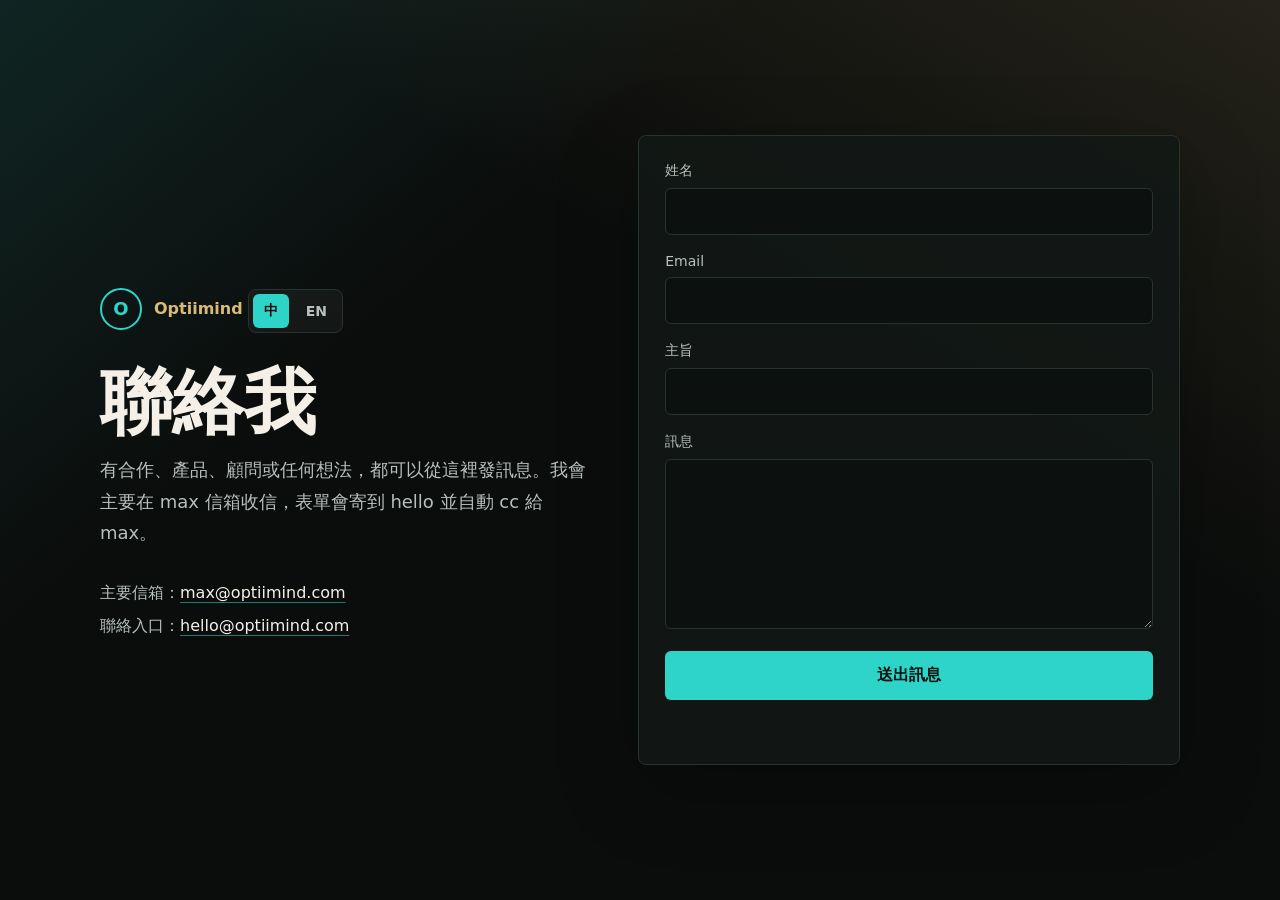
<file: contact.html>
<!DOCTYPE html>
<html lang="zh-Hant">
<head>
  <meta charset="utf-8">
  <meta name="viewport" content="width=device-width, initial-scale=1">
  <title>Contact Optiimind</title>
  <style>
    :root {
      color-scheme: dark;
      --bg: #0b0d0c;
      --panel: #121816;
      --line: #263330;
      --text: #f4f0e8;
      --muted: #b7c0bb;
      --accent: #2fd4c8;
      --gold: #d8b978;
      --danger: #ff8a80;
    }

    * { box-sizing: border-box; }

    body {
      margin: 0;
      min-height: 100vh;
      background:
        linear-gradient(140deg, rgba(47, 212, 200, 0.12), transparent 32%),
        linear-gradient(210deg, rgba(216, 185, 120, 0.12), transparent 38%),
        var(--bg);
      color: var(--text);
      font-family: Inter, ui-sans-serif, system-ui, -apple-system, BlinkMacSystemFont, "Segoe UI", sans-serif;
    }

    main {
      width: min(1080px, calc(100% - 32px));
      min-height: 100vh;
      margin: 0 auto;
      display: grid;
      grid-template-columns: 0.95fr 1.05fr;
      gap: 48px;
      align-items: center;
      padding: 48px 0;
    }

    a { color: inherit; }

    .brand {
      display: inline-flex;
      align-items: center;
      gap: 12px;
      color: var(--gold);
      text-decoration: none;
      font-weight: 700;
      letter-spacing: 0;
    }

    .mark {
      width: 42px;
      height: 42px;
      border: 2px solid var(--accent);
      border-radius: 50%;
      display: grid;
      place-items: center;
      color: var(--accent);
      font-size: 18px;
    }

    h1 {
      margin: 34px 0 16px;
      font-size: clamp(40px, 7vw, 72px);
      line-height: 0.98;
      letter-spacing: 0;
    }

    .lead {
      margin: 0;
      max-width: 560px;
      color: var(--muted);
      font-size: 18px;
      line-height: 1.75;
    }

    .mail-list {
      display: grid;
      gap: 12px;
      margin-top: 34px;
      color: var(--muted);
    }

    .mail-list a {
      width: fit-content;
      color: var(--text);
      text-decoration-color: rgba(47, 212, 200, 0.55);
      text-underline-offset: 4px;
    }

    form {
      background: rgba(18, 24, 22, 0.9);
      border: 1px solid var(--line);
      border-radius: 8px;
      padding: 26px;
      box-shadow: 0 24px 80px rgba(0, 0, 0, 0.28);
    }

    label {
      display: block;
      margin-bottom: 8px;
      color: var(--muted);
      font-size: 14px;
    }

    input,
    textarea {
      width: 100%;
      border: 1px solid var(--line);
      border-radius: 6px;
      background: #0c1110;
      color: var(--text);
      font: inherit;
      padding: 13px 14px;
      outline: none;
    }

    input:focus,
    textarea:focus {
      border-color: var(--accent);
      box-shadow: 0 0 0 3px rgba(47, 212, 200, 0.14);
    }

    textarea {
      min-height: 170px;
      resize: vertical;
    }

    .field { margin-bottom: 18px; }

    .hp {
      position: absolute;
      left: -10000px;
      width: 1px;
      height: 1px;
      overflow: hidden;
    }

    button {
      width: 100%;
      border: 0;
      border-radius: 6px;
      background: var(--accent);
      color: #06110f;
      cursor: pointer;
      font: inherit;
      font-weight: 800;
      padding: 14px 18px;
    }

    button:disabled {
      cursor: wait;
      opacity: 0.65;
    }

    .status {
      min-height: 24px;
      margin-top: 14px;
      color: var(--muted);
      line-height: 1.5;
    }

    .status.error { color: var(--danger); }
    .status.success { color: var(--accent); }
    body[data-lang="zh"] [data-en],
    body[data-lang="en"] [data-zh] { display: none !important; }

    .lang {
      display: inline-flex;
      gap: 6px;
      margin-top: 26px;
      padding: 4px;
      border: 1px solid var(--line);
      border-radius: 8px;
      background: rgba(255, 255, 255, 0.04);
    }

    .lang button {
      width: auto;
      border: 0;
      border-radius: 6px;
      background: transparent;
      color: var(--muted);
      padding: 8px 11px;
      font-size: 14px;
    }

    body[data-lang="zh"] .lang button[data-lang="zh"],
    body[data-lang="en"] .lang button[data-lang="en"] {
      background: var(--accent);
      color: #06110f;
    }

    @media (max-width: 820px) {
      main {
        grid-template-columns: 1fr;
        gap: 28px;
        align-items: start;
      }

      h1 { margin-top: 28px; }
      form { padding: 20px; }
    }
  </style>
</head>
<body data-lang="zh">
  <main>
    <section>
      <a class="brand" href="/">
        <span class="mark">O</span>
        <span>Optiimind</span>
      </a>
      <div class="lang" aria-label="Language">
        <button type="button" data-lang="zh">中</button>
        <button type="button" data-lang="en">EN</button>
      </div>
      <h1 data-zh>聯絡我</h1>
      <h1 data-en>Contact Me</h1>
      <p class="lead" data-zh>
        有合作、產品、顧問或任何想法，都可以從這裡發訊息。我會主要在 max 信箱收信，表單會寄到 hello 並自動 cc 給 max。
      </p>
      <p class="lead" data-en>
        For partnerships, products, consulting, or any idea you want to discuss, send a message here. The form sends to hello and automatically CCs max, while max is the main inbox I monitor.
      </p>
      <div class="mail-list">
        <span data-zh>主要信箱：<a href="mailto:max@optiimind.com">max@optiimind.com</a></span>
        <span data-en>Main inbox: <a href="mailto:max@optiimind.com">max@optiimind.com</a></span>
        <span data-zh>聯絡入口：<a href="mailto:hello@optiimind.com">hello@optiimind.com</a></span>
        <span data-en>Contact inbox: <a href="mailto:hello@optiimind.com">hello@optiimind.com</a></span>
      </div>
    </section>

    <form id="contact-form">
      <div class="field">
        <label for="name" data-zh>姓名</label>
        <label for="name" data-en>Name</label>
        <input id="name" name="name" autocomplete="name" required>
      </div>
      <div class="field">
        <label for="email">Email</label>
        <input id="email" name="email" type="email" autocomplete="email" required>
      </div>
      <div class="field">
        <label for="subject" data-zh>主旨</label>
        <label for="subject" data-en>Subject</label>
        <input id="subject" name="subject" required>
      </div>
      <div class="field">
        <label for="message" data-zh>訊息</label>
        <label for="message" data-en>Message</label>
        <textarea id="message" name="message" required></textarea>
      </div>
      <input class="hp" name="company" tabindex="-1" autocomplete="off">
      <button type="submit"><span data-zh>送出訊息</span><span data-en>Send Message</span></button>
      <div id="status" class="status" role="status" aria-live="polite"></div>
    </form>
  </main>

  <script>
    const form = document.getElementById('contact-form');
    const statusEl = document.getElementById('status');
    const button = form.querySelector('button');
    const langButtons = document.querySelectorAll('.lang button');
    const messages = {
      zh: {
        sending: '正在送出...',
        failed: '訊息送出失敗',
        success: '已送出，我會盡快回覆你。',
        fallback: '訊息送出失敗，請稍後再試。'
      },
      en: {
        sending: 'Sending...',
        failed: 'Message could not be sent',
        success: 'Sent. I will get back to you soon.',
        fallback: 'Message could not be sent. Please try again later.'
      }
    };

    function currentLang() {
      return document.body.getAttribute('data-lang') === 'en' ? 'en' : 'zh';
    }

    function setLang(lang) {
      const nextLang = lang === 'en' ? 'en' : 'zh';
      document.body.setAttribute('data-lang', nextLang);
      document.documentElement.setAttribute('lang', nextLang === 'en' ? 'en' : 'zh-Hant');
      langButtons.forEach((item) => {
        item.classList.toggle('active', item.getAttribute('data-lang') === nextLang);
      });
    }

    const requestedLang = new URLSearchParams(window.location.search).get('lang');
    setLang(requestedLang === 'en' ? 'en' : 'zh');

    langButtons.forEach((item) => {
      item.addEventListener('click', () => setLang(item.getAttribute('data-lang')));
    });

    form.addEventListener('submit', async (event) => {
      event.preventDefault();
      const lang = currentLang();
      statusEl.className = 'status';
      statusEl.textContent = messages[lang].sending;
      button.disabled = true;

      const payload = Object.fromEntries(new FormData(form).entries());

      try {
        const response = await fetch('/api/contact', {
          method: 'POST',
          headers: { 'Content-Type': 'application/json' },
          body: JSON.stringify(payload)
        });

        const result = await response.json().catch(() => ({}));
        if (!response.ok) throw new Error(result.error || messages[lang].failed);

        form.reset();
        statusEl.className = 'status success';
        statusEl.textContent = messages[lang].success;
      } catch (error) {
        statusEl.className = 'status error';
        statusEl.textContent = error.message || messages[lang].fallback;
      } finally {
        button.disabled = false;
      }
    });
  </script>
</body>
</html>
</file>
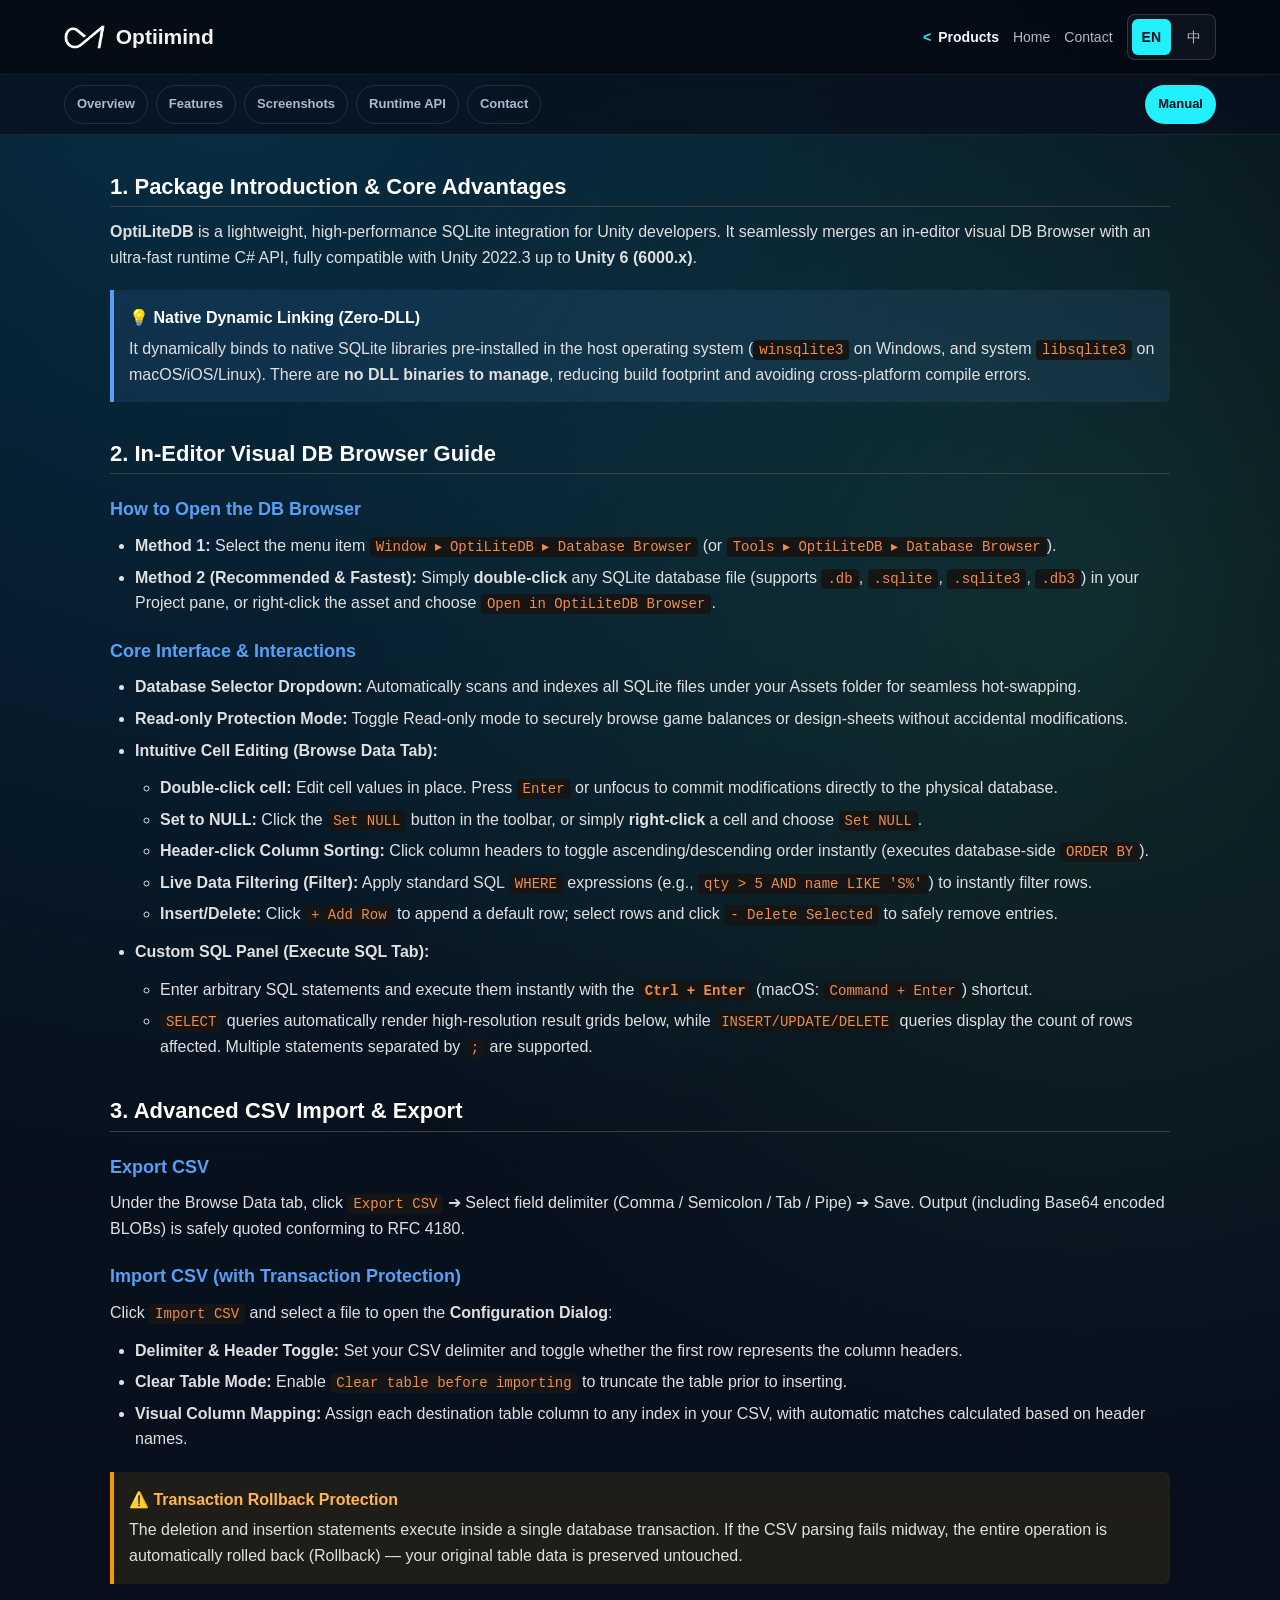
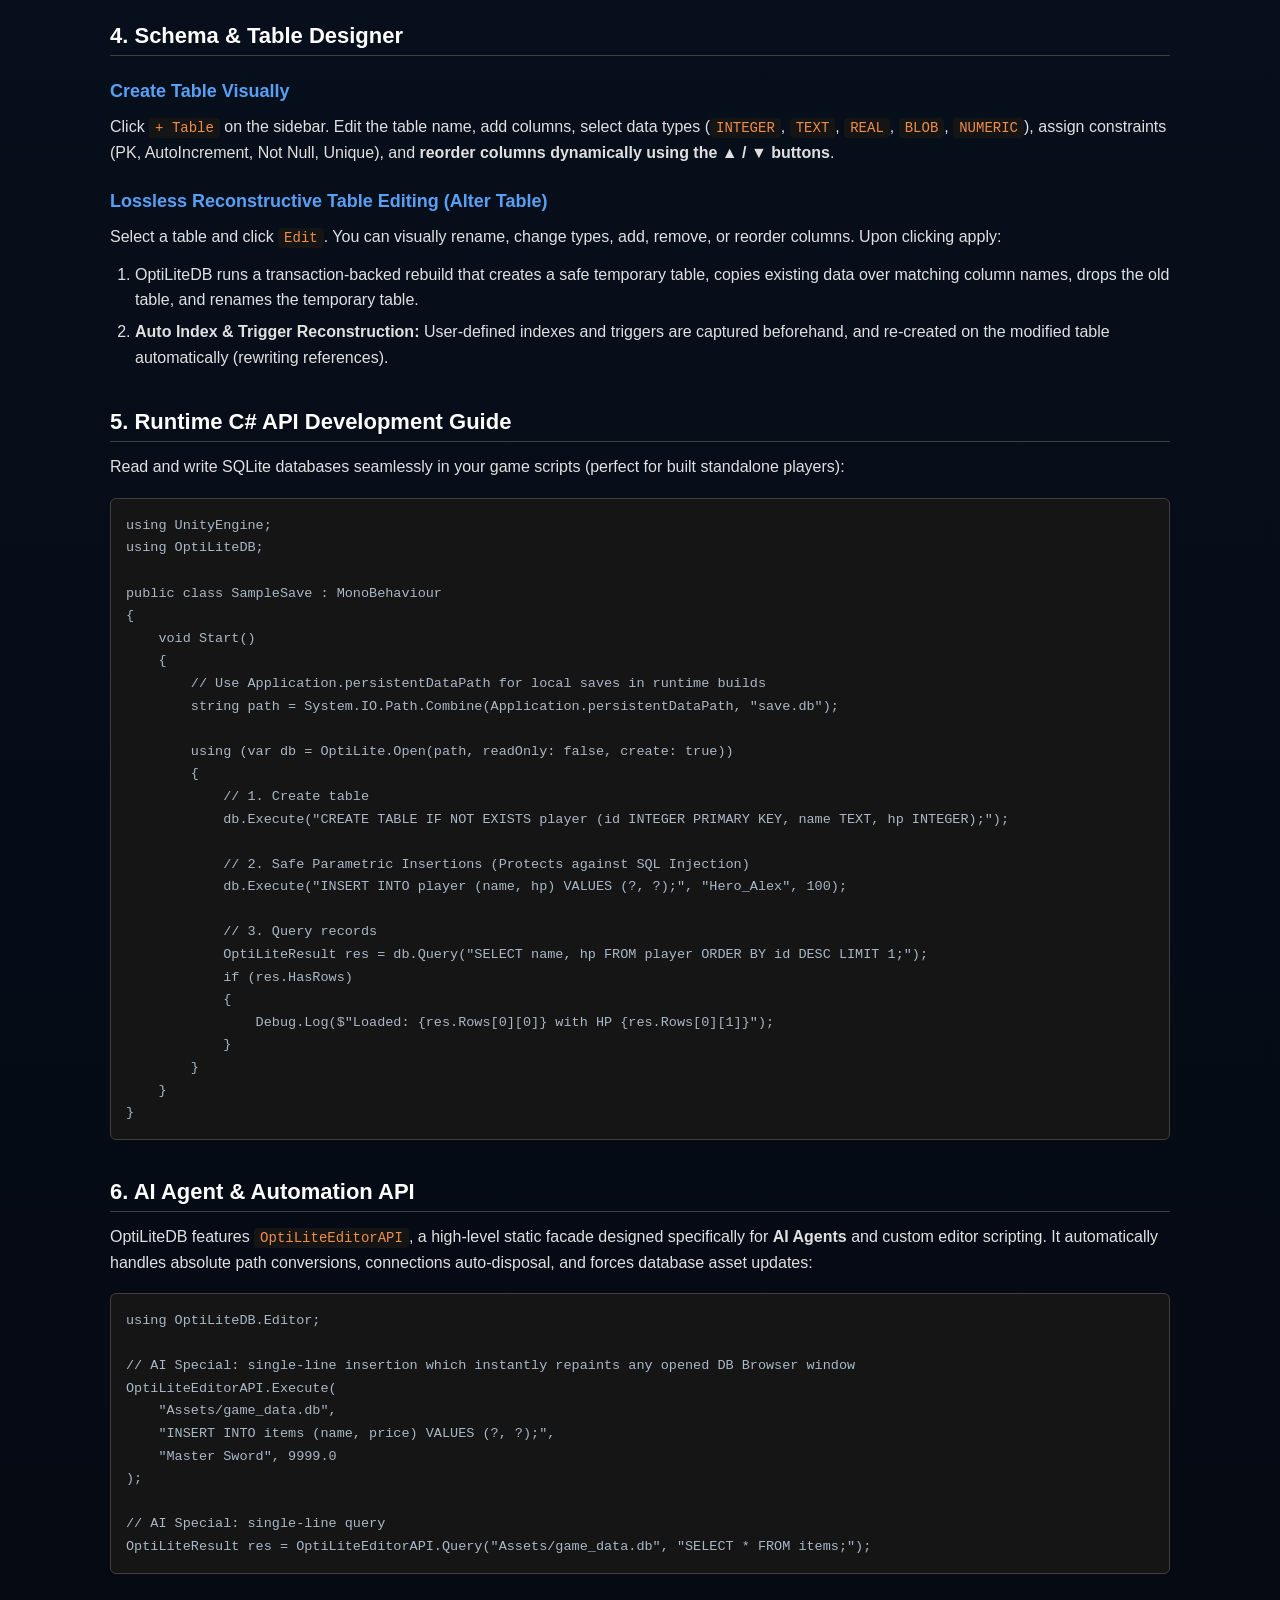
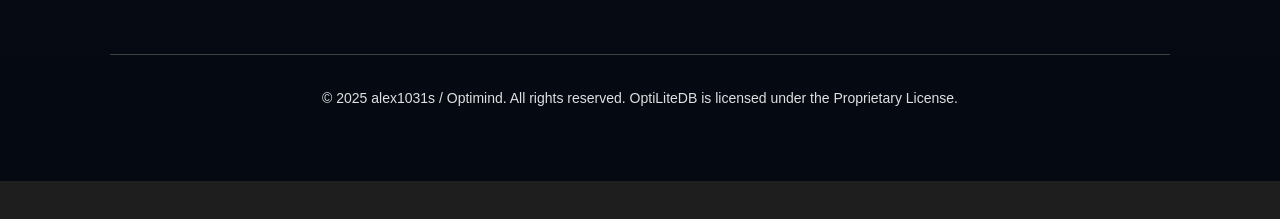
<file: optilitedb-manual.html>
<!DOCTYPE html>
<html lang="en">
<head>
  <meta charset="UTF-8">
  <meta name="viewport" content="width=device-width, initial-scale=1.0">
  <title>OptiLiteDB Manual - Optiimind</title>
  <meta name="description" content="OptiLiteDB official operation manual for Unity SQLite browser and runtime API.">
  <style>
:root {
      --bg: #07101d;
      --panel: #0d1725;
      --panel-2: #101c2e;
      --line: rgba(116, 196, 255, 0.22);
      --text: #eef7ff;
      --muted: #a8bbcf;
      --blue: #12b8ff;
      --cyan: #23f0ff;
      --green: #5effad;
      --gold: #d8b978;
      --shadow: rgba(0, 0, 0, 0.38);
      --topbar-height: 75px;
      --product-tabs-height: 60px;
    }

    * { box-sizing: border-box; }
    html { scroll-behavior: smooth; }
    body {
      margin: 0;
      background:
        radial-gradient(circle at 18% 0%, rgba(18, 184, 255, 0.22), transparent 34%),
        radial-gradient(circle at 85% 18%, rgba(94, 255, 173, 0.12), transparent 28%),
        linear-gradient(180deg, #050912 0%, var(--bg) 38%, #050912 100%);
      color: var(--text);
      font-family: "Hanken Grotesk", "Noto Sans TC", "Segoe UI", Arial, sans-serif;
      line-height: 1.6;
    }

    a { color: inherit; text-decoration: none; }
    img { display: block; max-width: 100%; }

    .topbar {
      position: sticky;
      top: 0;
      z-index: 20;
      display: flex;
      justify-content: space-between;
      align-items: center;
      gap: 24px;
      padding: 14px clamp(20px, 5vw, 72px);
      border-bottom: 1px solid rgba(255, 255, 255, 0.08);
      background: rgba(5, 9, 18, 0.9);
      backdrop-filter: blur(16px);
    }

    .brand {
      display: flex;
      align-items: center;
      gap: 11px;
      font-family: Sora, "Noto Sans TC", sans-serif;
      font-size: 21px;
      font-weight: 600;
      letter-spacing: 0;
      color: #f3f4f1;
    }

    .brand-logo {
      display: block;
      width: auto;
      height: 24px;
      flex: 0 0 auto;
    }

    .nav {
      display: flex;
      align-items: center;
      gap: 14px;
      color: var(--muted);
      font-size: 14px;
      white-space: nowrap;
    }

    .nav a {
      border-bottom: 1px solid transparent;
      padding: 6px 0;
    }

    .nav a:hover,
    .nav a.active {
      color: var(--text);
      border-bottom-color: rgba(35, 240, 255, 0.55);
    }

    .site-link {
      color: var(--text);
      font-weight: 750;
    }

    .site-link::before {
      content: "<";
      margin-right: 7px;
      color: var(--cyan);
    }

    .lang {
      display: flex;
      gap: 6px;
      padding: 4px;
      border: 1px solid var(--line);
      border-radius: 8px;
      background: rgba(255,255,255,.04);
    }

    .lang button {
      border: 0;
      color: var(--muted);
      background: transparent;
      border-radius: 6px;
      padding: 7px 10px;
      font: inherit;
      cursor: pointer;
    }

    body[data-lang="en"] .lang button[data-lang="en"],
    body[data-lang="zh"] .lang button[data-lang="zh"] {
      color: #03111d;
      background: var(--cyan);
      font-weight: 800;
    }

    .page-tabs {
      position: sticky;
      top: var(--topbar-height);
      z-index: 15;
      display: flex;
      gap: 8px;
      align-items: center;
      padding: 10px clamp(20px, 5vw, 72px);
      border-bottom: 1px solid rgba(255,255,255,.08);
      background: rgba(7, 16, 29, 0.78);
      backdrop-filter: blur(14px);
      overflow-x: auto;
      white-space: nowrap;
    }

    .page-tabs a {
      border: 1px solid rgba(255,255,255,.11);
      border-radius: 999px;
      color: var(--muted);
      font-size: 13px;
      font-weight: 750;
      padding: 8px 12px;
      transition: color .2s ease, border-color .2s ease, background .2s ease;
    }

    .page-tabs a[data-manual-link] {
      margin-left: auto;
    }

    .page-tabs a:hover,
    .page-tabs a.active {
      color: #03111d;
      border-color: transparent;
      background: var(--cyan);
    }

    .hero {
      padding: clamp(28px, 4vw, 56px) clamp(20px, 5vw, 72px) 0;
      scroll-margin-top: calc(var(--topbar-height) + var(--product-tabs-height) + 10px);
    }

    .hero-media {
      border: 1px solid rgba(18, 184, 255, 0.34);
      border-radius: 8px;
      overflow: hidden;
      background: #050912;
      box-shadow: 0 32px 80px var(--shadow), 0 0 60px rgba(18, 184, 255, 0.16);
    }

    .hero-grid {
      display: grid;
      grid-template-columns: minmax(0, 1.1fr) minmax(320px, 0.9fr);
      gap: clamp(28px, 5vw, 64px);
      align-items: start;
      padding: clamp(42px, 6vw, 82px) clamp(20px, 5vw, 72px);
      max-width: 1500px;
      margin: 0 auto;
    }

    .eyebrow {
      color: var(--cyan);
      text-transform: uppercase;
      letter-spacing: 0.16em;
      font-weight: 800;
      font-size: 13px;
    }

    h1 {
      margin: 12px 0 18px;
      font-size: clamp(42px, 7vw, 88px);
      line-height: 0.95;
      letter-spacing: 0;
    }

    h2 {
      margin: 0;
      font-size: clamp(30px, 4.5vw, 58px);
      line-height: 1.05;
      letter-spacing: 0;
    }

    h3 {
      margin: 0;
      font-size: 21px;
      line-height: 1.2;
    }

    .lead {
      color: #d9e8f6;
      font-size: clamp(18px, 2.2vw, 25px);
      line-height: 1.45;
      max-width: 820px;
      margin: 0;
    }

    .copy {
      color: var(--muted);
      font-size: 16px;
      margin: 18px 0 0;
    }

    .actions {
      display: flex;
      gap: 14px;
      flex-wrap: wrap;
      margin-top: 30px;
    }

    .button {
      display: inline-flex;
      align-items: center;
      justify-content: center;
      min-height: 46px;
      border-radius: 6px;
      padding: 12px 18px;
      font-weight: 800;
      border: 1px solid var(--line);
      background: rgba(255,255,255,.04);
      color: var(--text);
    }

    .button.primary {
      border-color: transparent;
      background: linear-gradient(135deg, var(--blue), var(--cyan));
      color: #03111d;
    }

    .meta-panel {
      border: 1px solid var(--line);
      border-radius: 8px;
      background: linear-gradient(180deg, rgba(16, 28, 46, .92), rgba(7, 16, 29, .92));
      padding: 22px;
      box-shadow: 0 24px 60px var(--shadow);
    }

    .meta-row {
      display: grid;
      grid-template-columns: 130px 1fr;
      gap: 14px;
      padding: 14px 0;
      border-bottom: 1px solid rgba(255,255,255,.08);
    }

    .meta-row:last-child { border-bottom: 0; }
    .meta-row span:first-child { color: var(--muted); }
    .meta-row span:last-child { font-weight: 750; }

    section {
      padding: clamp(56px, 7vw, 96px) clamp(20px, 5vw, 72px);
      border-top: 1px solid rgba(255,255,255,.08);
      scroll-margin-top: calc(var(--topbar-height) + var(--product-tabs-height) + 10px);
    }

    .section-inner {
      max-width: 1400px;
      margin: 0 auto;
    }

    .section-head {
      display: flex;
      justify-content: space-between;
      gap: 28px;
      align-items: end;
      margin-bottom: 28px;
    }

    .section-head p {
      color: var(--muted);
      max-width: 560px;
      margin: 0;
    }

    .feature-grid {
      display: grid;
      grid-template-columns: repeat(3, minmax(0, 1fr));
      gap: 14px;
    }

    .feature {
      min-height: 210px;
      border: 1px solid var(--line);
      border-radius: 8px;
      padding: 22px;
      background: rgba(13, 23, 37, 0.78);
    }

    .feature .icon {
      font-size: 26px;
      margin-bottom: 14px;
    }

    .feature p {
      color: var(--muted);
      margin: 12px 0 0;
    }

    .gallery {
      display: grid;
      grid-template-columns: 1.15fr 0.85fr;
      gap: 16px;
    }

    .shot {
      border: 1px solid var(--line);
      border-radius: 8px;
      overflow: hidden;
      background: #0a0d12;
      box-shadow: 0 20px 48px var(--shadow);
    }

    .shot.large { grid-row: span 2; }
    .shot figcaption {
      padding: 12px 14px;
      color: var(--muted);
      border-top: 1px solid rgba(255,255,255,.08);
      font-size: 14px;
    }

    .genres {
      display: grid;
      grid-template-columns: repeat(4, minmax(0, 1fr));
      gap: 14px;
    }

    .genre {
      border: 1px solid var(--line);
      border-radius: 8px;
      padding: 20px;
      background: rgba(255,255,255,.035);
    }

    .genre p {
      margin: 10px 0 0;
      color: var(--muted);
      font-size: 15px;
    }


    .code-band {
      background: #060b13;
    }

    pre {
      margin: 0;
      overflow-x: auto;
      padding: 24px;
      border: 1px solid var(--line);
      border-radius: 8px;
      background: #02060d;
      color: #d8faff;
      font-size: 14px;
      line-height: 1.6;
    }

    .cta {
      background:
        linear-gradient(135deg, rgba(18,184,255,.22), rgba(94,255,173,.12)),
        #07101d;
    }

    .cta-box {
      display: grid;
      grid-template-columns: minmax(0, 1fr) auto;
      gap: 28px;
      align-items: center;
      border: 1px solid var(--line);
      border-radius: 8px;
      padding: clamp(26px, 5vw, 48px);
      background: rgba(5, 9, 18, 0.7);
    }

    footer {
      padding: 30px clamp(20px, 5vw, 72px);
      color: var(--muted);
      border-top: 1px solid rgba(255,255,255,.08);
      display: flex;
      justify-content: space-between;
      gap: 18px;
      flex-wrap: wrap;
    }

    body[data-lang="en"] [data-zh],
    body[data-lang="zh"] [data-en] { display: none !important; }

    .page-tabs a.manual-current {
      background: var(--cyan);
      color: #03111d;
      border-color: transparent;
    }


        :root {
            --bg-color: #1e1e1e;
            --surface-color: #2d2d2d;
            --border-color: #3f3f3f;
            --text-color: #e0e0e0;
            --text-muted: #aaaaaa;
            --primary-color: #58a0f5;
            --primary-hover: #7cb5ec;
            --accent-color: #3a3a3a;
            --code-bg: #151515;
            --success-color: #4caf50;
            --warning-color: #ff9800;
        }

        body {
            font-family: -apple-system, BlinkMacSystemFont, "Segoe UI", Roboto, "Helvetica Neue", Arial, "Microsoft JhengHei", sans-serif;
            background-color: var(--bg-color);
            color: var(--text-color);
            line-height: 1.6;
            margin: 0;
            padding: 0;
        }

        .manual-doc-header {
            background-color: var(--surface-color);
            border-bottom: 1px solid var(--border-color);
            padding: 20px 40px;
            position: sticky;
            top: 0;
            z-index: 1000;
            display: flex;
            justify-content: space-between;
            align-items: center;
        }

        .manual-doc-header h1 {
            margin: 0;
            font-size: 24px;
            color: #ffffff;
            display: flex;
            align-items: center;
            gap: 10px;
        }

        .manual-doc-header h1 span {
            font-size: 14px;
            background-color: var(--primary-color);
            color: #000000;
            padding: 2px 8px;
            border-radius: 4px;
            font-weight: bold;
        }

        .manual-doc-nav a {
            color: var(--text-muted);
            text-decoration: none;
            margin-left: 20px;
            font-weight: 500;
            transition: color 0.2s;
        }

        .manual-doc-nav a:hover, .manual-doc-nav a.active {
            color: var(--primary-color);
        }

        .container {
            max-width: 1100px;
            margin: 40px auto;
            padding: 0 20px;
        }

        .manual-section {
            display: none;
        }

        .manual-section.active {
            display: block;
        }

        h2 {
            color: #ffffff;
            border-bottom: 1px solid var(--border-color);
            padding-bottom: 8px;
            margin-top: 40px;
            font-size: 22px;
        }

        h3 {
            color: var(--primary-color);
            margin-top: 25px;
            font-size: 18px;
        }

        p {
            margin: 12px 0;
            color: var(--text-color);
        }

        ul, ol {
            padding-left: 25px;
            margin: 12px 0;
        }

        li {
            margin-bottom: 6px;
        }

        code {
            font-family: "Consolas", "Courier New", monospace;
            background-color: var(--code-bg);
            padding: 2px 6px;
            border-radius: 4px;
            color: #f08d49;
            font-size: 14px;
        }

        pre {
            background-color: var(--code-bg);
            border: 1px solid var(--border-color);
            padding: 15px;
            border-radius: 6px;
            overflow-x: auto;
            margin: 18px 0;
        }

        pre code {
            color: #a9b7c6;
            background-color: transparent;
            padding: 0;
            font-size: 13.5px;
        }

        /* Callout Box styles */
        .callout {
            background-color: rgba(88, 160, 245, 0.1);
            border-left: 4px solid var(--primary-color);
            padding: 15px;
            border-radius: 0 6px 6px 0;
            margin: 20px 0;
        }

        .callout-title {
            font-weight: bold;
            color: #ffffff;
            margin-bottom: 5px;
            display: flex;
            align-items: center;
            gap: 6px;
        }

        .callout.warning {
            background-color: rgba(255, 152, 0, 0.1);
            border-left-color: var(--warning-color);
        }

        .callout.warning .callout-title {
            color: #ffb74d;
        }

        .footer {
            text-align: center;
            margin-top: 80px;
            padding: 20px 0;
            border-top: 1px solid var(--border-color);
            color: var(--text-muted);
            font-size: 14px;
        }
    

    .container { margin-top: 34px; }
    .manual-doc-header { border-radius: 8px; margin-bottom: 26px; position: static; }
    .manual-doc-nav { display: flex; gap: 18px; flex-wrap: wrap; }
    body[data-lang="en"] #manual-zh,
    body[data-lang="zh"] #manual-en { display: none !important; }
    body[data-lang="en"] #manual-en,
    body[data-lang="zh"] #manual-zh { display: block !important; }
  </style>
</head>
<body data-lang="en">
  <header class="topbar">
    <a class="brand" href="/?lang=en#top2" aria-label="Optiimind home" data-home-link>
      <img class="brand-logo" src="assets/optiimind-logo-obsidian.png" alt="">
      <span>Optiimind</span>
    </a>
    <nav class="nav" aria-label="Product navigation">
      <a class="site-link" href="/products.html?lang=en" data-products-link data-label-en="Products" data-label-zh="產品清單">Products</a>
      <a href="/?lang=en#top2" data-home-nav data-label-en="Home" data-label-zh="首頁">Home</a>
      <a href="/contact.html?lang=en" data-contact-link data-label-en="Contact" data-label-zh="聯絡">Contact</a>
      <span class="lang" aria-label="Language">
        <button type="button" data-lang="en">EN</button>
        <button type="button" data-lang="zh">中</button>
      </span>
    </nav>
  </header>

  <nav class="page-tabs" aria-label="OptiLiteDB sections">
    <a href="/optilitedb.html?lang=en#overview" data-product-tab="overview" data-label-en="Overview" data-label-zh="總覽">Overview</a>
    <a href="/optilitedb.html?lang=en#features" data-product-tab="features" data-label-en="Features" data-label-zh="功能">Features</a>
    <a href="/optilitedb.html?lang=en#screenshots" data-product-tab="screenshots" data-label-en="Screenshots" data-label-zh="截圖">Screenshots</a>
    <a href="/optilitedb.html?lang=en#runtime" data-product-tab="runtime" data-label-en="Runtime API" data-label-zh="Runtime API">Runtime API</a>
    <a href="/optilitedb.html?lang=en#contact-cta" data-product-tab="contact-cta" data-label-en="Contact" data-label-zh="聯絡">Contact</a>
    <a class="manual-current" href="/optilitedb-manual.html?lang=en" data-manual-link data-label-en="Manual" data-label-zh="操作說明">Manual</a>
  </nav>

  <div class="container">
        <!-- ========================================== TRADITIONAL CHINESE MANUAL ========================================== -->
        <div id="manual-zh" class="manual-section active">
            <h2>1. 套件簡介與核心優勢</h2>
            <p><strong>OptiLiteDB</strong> 是一款專為 Unity 開發者打造的本機 SQLite 資料庫整合方案。它將「視覺化編輯器資料庫瀏覽器」與「輕量極速的執行時 C# API」完美融合，免除跨平台編譯衝突，提供開發與運行時的最佳效能。</p>
            <div class="callout">
                <div class="callout-title">💡 原生動態連結 (Zero-DLL) 技術</div>
                系統會自動、安全地在執行時加載各大平台內建的 SQLite 原生庫（Windows 10+ 的 <code>winsqlite3</code>，以及 macOS/iOS/Linux 的系統 <code>libsqlite3</code>），您<strong>無需隨套件打包任何二進位 DLL 檔案</strong>，包體更小、極致安全。
            </div>

            <h2>2. 編輯器視覺化工具 (DB Browser) 操作說明</h2>
            <h3>開啟資料庫瀏覽器</h3>
            <ul>
                <li><strong>方式一：</strong> 點選頂部選單 <code>Window ▸ OptiLiteDB ▸ Database Browser</code>（或 <code>Tools ▸ OptiLiteDB</code>）。</li>
                <li><strong>方式二（推薦、最快）：</strong> 在 Project 視窗中，直接<strong>雙擊 (Double-Click)</strong> 任何 SQLite 檔案（支援 <code>.db</code>, <code>.sqlite</code>, <code>.sqlite3</code>, <code>.db3</code> 格式），或右鍵選單點選 <code>Open in OptiLiteDB Browser</code>。</li>
            </ul>

            <h3>核心介面與操作</h3>
            <ul>
                <li><strong>資料庫切換下拉選單：</strong> 自動掃描並列出 Assets 底下所有的 SQLite 檔案，一鍵輕鬆切換。</li>
                <li><strong>Read-only 模式勾選：</strong> 支援以唯讀形式開啟資料庫，防止在瀏覽測試資料時不小心更動數據。</li>
                <li><strong>直覺式資料編輯（Browse Data 分頁）：</strong>
                    <ul>
                        <li><strong>雙擊儲存格 (Cell)：</strong> 直接輸入內容並按 <code>Enter</code> 或點選別處，資料便會即時且自動同步至 SQLite 實體資料庫。</li>
                        <li><strong>快速設為 NULL：</strong> 選取儲存格後點選工具列 <code>Set NULL</code> 按鈕，或在儲存格上點擊<strong>滑鼠右鍵</strong>選擇 <code>Set NULL</code>。</li>
                        <li><strong>點選表頭排序：</strong> 點選任何欄位標題，資料將立即在資料庫端執行 <code>ORDER BY</code> 進行升冪或降冪排序（支援跨分頁精確排序）。</li>
                        <li><strong>即時資料篩選 (Filter)：</strong> 支援輸入標準 SQL <code>WHERE</code> 條件式（例如：<code>qty > 5 AND name LIKE 'S%'</code>）來過濾網格資料。</li>
                        <li><strong>資料列增刪：</strong> 點選 <code>+ Add Row</code> 快速插入一列（套用預設值）；選取多列後點選 <code>- Delete Selected</code> 進行安全刪除。</li>
                    </ul>
                </li>
                <li><strong>自訂 SQL 執行（Execute SQL 分頁）：</strong>
                    <ul>
                        <li>在文字框內輸入任何自訂 SQL 語法，按下 <strong><code>Ctrl + Enter</code></strong>（macOS 為 <code>Command + Enter</code>）即可執行。</li>
                        <li><code>SELECT</code> 語法會即時在下方渲染出高解析度的數據網格；<code>INSERT/UPDATE/DELETE</code> 則顯示受影響列數。支援同時執行多條 <code>;</code> 隔開的語句。</li>
                    </ul>
                </li>
            </ul>

            <h2>3. 進階 CSV 匯出與匯入</h2>
            <h3>匯出 CSV</h3>
            <p>在 Browse Data 分頁，點選 <code>Export CSV</code> ➔ 選擇分隔符號（逗號/分號/Tab/直線）➔ 儲存即可，數據（含編碼過的 BLOB）均會依 RFC 4180 標準安全跳脫匯出。</p>
            
            <h3>匯入 CSV（含事務回滾保護）</h3>
            <p>點選 <code>Import CSV</code> 並選擇本機 CSV 檔案後，將彈出<strong>配置對話框</strong>：</p>
            <ul>
                <li><strong>設定選定：</strong> 自訂分隔符號，並可設定首列是否為欄位標頭。</li>
                <li><strong>清空匯入模式：</strong> 可勾選 <code>Clear table before importing</code>（在匯入寫入前，先清空該資料表內的所有既有數據）。</li>
                <li><strong>欄位映射對應 (Column Mapping)：</strong> 視覺化配對資料表與 CSV 的列索引，預設會自動依首列標頭名稱進行比對。</li>
            </ul>
            <div class="callout warning">
                <div class="callout-title">⚠️ 交易保護安全機制 (Rollback)</div>
                清空與寫入指令均在同一個資料庫交易（Transaction）中執行。如果 CSV 在匯入途中發生任何格式錯誤，整筆操作會自動回滾（Rollback），您資料表原本的歷史資料將完好無損，避免發生資料表被清空、寫入卻失敗的窘境。
            </div>

            <h2>4. 視覺化建表與結構修改 (Alter Table)</h2>
            <h3>視覺化建表</h3>
            <p>點選左側 Sidebar 的 <code>+ Table</code>，可編輯表名、指定型別（<code>INTEGER</code>、<code>TEXT</code>、<code>REAL</code>、<code>BLOB</code>、<code>NUMERIC</code>）、勾選限制（主鍵 PK、自增 AI、非空 NN、唯一 U），並可<strong>使用 ▲ / ▼ 按鈕任意調整欄位排列順序</strong>。</p>
            
            <h3>無損重建式修改 (Alter Table)</h3>
            <p>選定資料表並點擊 <code>Edit</code>。在這裡你可以隨意重命名欄位、變更型別、增減或重排欄位。當點選套用時：</p>
            <ol>
                <li>系統會在背景建立新表，並透過交易將原表同名欄位的數據安全拷貝過去，然後重命名。</li>
                <li><strong>自動重建索引與觸發器：</strong> 系統會提前擷取原表上綁定的自訂 Index 與 Trigger，並在重建後自動將其重新建立套用（會自動改寫 DDL 中的關聯表名），保障資料庫完整性。</li>
            </ol>

            <h2>5. 執行時 C# API 開發指南</h2>
            <p>在遊戲執行時，你可以在 C# 腳本中無縫讀寫 SQLite 資料庫（完全相容於打包發布）：</p>
            <pre><code>using UnityEngine;
using OptiLiteDB;

public class SampleSave : MonoBehaviour
{
    void Start()
    {
        // 建議在 Runtime 將資料庫放在 Application.persistentDataPath 中
        string path = System.IO.Path.Combine(Application.persistentDataPath, "save.db");
        
        using (var db = OptiLite.Open(path, readOnly: false, create: true))
        {
            // 1. 建立資料表
            db.Execute("CREATE TABLE IF NOT EXISTS player (id INTEGER PRIMARY KEY, name TEXT, hp INTEGER);");
            
            // 2. 參數化安全寫入 (防 SQL 注入)
            db.Execute("INSERT INTO player (name, hp) VALUES (?, ?);", "Hero_Alex", 100);
            
            // 3. 讀取查詢資料
            OptiLiteResult res = db.Query("SELECT name, hp FROM player ORDER BY id DESC LIMIT 1;");
            if (res.HasRows)
            {
                Debug.Log($"Loaded: {res.Rows[0][0]} with HP {res.Rows[0][1]}");
            }
        }
    }
}</code></pre>

            <h2>6. AI Agent / 自動化專用 API</h2>
            <p>OptiLiteDB 內建了<strong>專為 AI 助理與自動化腳本設計的單一進入點靜態類別 <code>OptiLiteEditorAPI</code></strong>。它會在內部自動進行「路徑轉換」、「自動 Disposing 連線防止檔案鎖死」以及「編輯器 UI 即時刷新重繪」：</p>
            <pre><code>using OptiLiteDB.Editor;

// AI 專用：一列指令完成寫入，並會使開著的 DB Browser 視窗瞬間自動刷新資料
OptiLiteEditorAPI.Execute(
    "Assets/game_data.db", 
    "INSERT INTO items (name, price) VALUES (?, ?);", 
    "Master Sword", 9999.0
);

// AI 專用：一列指令讀取資料
OptiLiteResult res = OptiLiteEditorAPI.Query("Assets/game_data.db", "SELECT * FROM items;");</code></pre>
        </div>

        <!-- ========================================== ENGLISH MANUAL ========================================== -->
        <div id="manual-en" class="manual-section">
            <h2>1. Package Introduction & Core Advantages</h2>
            <p><strong>OptiLiteDB</strong> is a lightweight, high-performance SQLite integration for Unity developers. It seamlessly merges an in-editor visual DB Browser with an ultra-fast runtime C# API, fully compatible with Unity 2022.3 up to <strong>Unity 6 (6000.x)</strong>.</p>
            <div class="callout">
                <div class="callout-title">💡 Native Dynamic Linking (Zero-DLL)</div>
                It dynamically binds to native SQLite libraries pre-installed in the host operating system (<code>winsqlite3</code> on Windows, and system <code>libsqlite3</code> on macOS/iOS/Linux). There are <strong>no DLL binaries to manage</strong>, reducing build footprint and avoiding cross-platform compile errors.
            </div>

            <h2>2. In-Editor Visual DB Browser Guide</h2>
            <h3>How to Open the DB Browser</h3>
            <ul>
                <li><strong>Method 1:</strong> Select the menu item <code>Window ▸ OptiLiteDB ▸ Database Browser</code> (or <code>Tools ▸ OptiLiteDB ▸ Database Browser</code>).</li>
                <li><strong>Method 2 (Recommended & Fastest):</strong> Simply <b>double-click</b> any SQLite database file (supports <code>.db</code>, <code>.sqlite</code>, <code>.sqlite3</code>, <code>.db3</code>) in your Project pane, or right-click the asset and choose <code>Open in OptiLiteDB Browser</code>.</li>
            </ul>

            <h3>Core Interface & Interactions</h3>
            <ul>
                <li><strong>Database Selector Dropdown:</strong> Automatically scans and indexes all SQLite files under your Assets folder for seamless hot-swapping.</li>
                <li><strong>Read-only Protection Mode:</strong> Toggle Read-only mode to securely browse game balances or design-sheets without accidental modifications.</li>
                <li><strong>Intuitive Cell Editing (Browse Data Tab):</strong>
                    <ul>
                        <li><strong>Double-click cell:</strong> Edit cell values in place. Press <code>Enter</code> or unfocus to commit modifications directly to the physical database.</li>
                        <li><strong>Set to NULL:</strong> Click the <code>Set NULL</code> button in the toolbar, or simply <strong>right-click</strong> a cell and choose <code>Set NULL</code>.</li>
                        <li><strong>Header-click Column Sorting:</strong> Click column headers to toggle ascending/descending order instantly (executes database-side <code>ORDER BY</code>).</li>
                        <li><strong>Live Data Filtering (Filter):</strong> Apply standard SQL <code>WHERE</code> expressions (e.g., <code>qty > 5 AND name LIKE 'S%'</code>) to instantly filter rows.</li>
                        <li><strong>Insert/Delete:</strong> Click <code>+ Add Row</code> to append a default row; select rows and click <code>- Delete Selected</code> to safely remove entries.</li>
                    </ul>
                </li>
                <li><strong>Custom SQL Panel (Execute SQL Tab):</strong>
                    <ul>
                        <li>Enter arbitrary SQL statements and execute them instantly with the <b><code>Ctrl + Enter</code></b> (macOS: <code>Command + Enter</code>) shortcut.</li>
                        <li><code>SELECT</code> queries automatically render high-resolution result grids below, while <code>INSERT/UPDATE/DELETE</code> queries display the count of rows affected. Multiple statements separated by <code>;</code> are supported.</li>
                    </ul>
                </li>
            </ul>

            <h2>3. Advanced CSV Import & Export</h2>
            <h3>Export CSV</h3>
            <p>Under the Browse Data tab, click <code>Export CSV</code> ➔ Select field delimiter (Comma / Semicolon / Tab / Pipe) ➔ Save. Output (including Base64 encoded BLOBs) is safely quoted conforming to RFC 4180.</p>
            
            <h3>Import CSV (with Transaction Protection)</h3>
            <p>Click <code>Import CSV</code> and select a file to open the <strong>Configuration Dialog</strong>:</p>
            <ul>
                <li><strong>Delimiter & Header Toggle:</strong> Set your CSV delimiter and toggle whether the first row represents the column headers.</li>
                <li><strong>Clear Table Mode:</strong> Enable <code>Clear table before importing</code> to truncate the table prior to inserting.</li>
                <li><strong>Visual Column Mapping:</strong> Assign each destination table column to any index in your CSV, with automatic matches calculated based on header names.</li>
            </ul>
            <div class="callout warning">
                <div class="callout-title">⚠️ Transaction Rollback Protection</div>
                The deletion and insertion statements execute inside a single database transaction. If the CSV parsing fails midway, the entire operation is automatically rolled back (Rollback) — your original table data is preserved untouched.
            </div>

            <h2>4. Schema & Table Designer</h2>
            <h3>Create Table Visually</h3>
            <p>Click <code>+ Table</code> on the sidebar. Edit the table name, add columns, select data types (<code>INTEGER</code>, <code>TEXT</code>, <code>REAL</code>, <code>BLOB</code>, <code>NUMERIC</code>), assign constraints (PK, AutoIncrement, Not Null, Unique), and <b>reorder columns dynamically using the ▲ / ▼ buttons</b>.</p>
            
            <h3>Lossless Reconstructive Table Editing (Alter Table)</h3>
            <p>Select a table and click <code>Edit</code>. You can visually rename, change types, add, remove, or reorder columns. Upon clicking apply:</p>
            <ol>
                <li>OptiLiteDB runs a transaction-backed rebuild that creates a safe temporary table, copies existing data over matching column names, drops the old table, and renames the temporary table.</li>
                <li><strong>Auto Index & Trigger Reconstruction:</strong> User-defined indexes and triggers are captured beforehand, and re-created on the modified table automatically (rewriting references).</li>
            </ol>

            <h2>5. Runtime C# API Development Guide</h2>
            <p>Read and write SQLite databases seamlessly in your game scripts (perfect for built standalone players):</p>
            <pre><code>using UnityEngine;
using OptiLiteDB;

public class SampleSave : MonoBehaviour
{
    void Start()
    {
        // Use Application.persistentDataPath for local saves in runtime builds
        string path = System.IO.Path.Combine(Application.persistentDataPath, "save.db");
        
        using (var db = OptiLite.Open(path, readOnly: false, create: true))
        {
            // 1. Create table
            db.Execute("CREATE TABLE IF NOT EXISTS player (id INTEGER PRIMARY KEY, name TEXT, hp INTEGER);");
            
            // 2. Safe Parametric Insertions (Protects against SQL Injection)
            db.Execute("INSERT INTO player (name, hp) VALUES (?, ?);", "Hero_Alex", 100);
            
            // 3. Query records
            OptiLiteResult res = db.Query("SELECT name, hp FROM player ORDER BY id DESC LIMIT 1;");
            if (res.HasRows)
            {
                Debug.Log($"Loaded: {res.Rows[0][0]} with HP {res.Rows[0][1]}");
            }
        }
    }
}</code></pre>

            <h2>6. AI Agent & Automation API</h2>
            <p>OptiLiteDB features <code>OptiLiteEditorAPI</code>, a high-level static facade designed specifically for <b>AI Agents</b> and custom editor scripting. It automatically handles absolute path conversions, connections auto-disposal, and forces database asset updates:</p>
            <pre><code>using OptiLiteDB.Editor;

// AI Special: single-line insertion which instantly repaints any opened DB Browser window
OptiLiteEditorAPI.Execute(
    "Assets/game_data.db", 
    "INSERT INTO items (name, price) VALUES (?, ?);", 
    "Master Sword", 9999.0
);

// AI Special: single-line query
OptiLiteResult res = OptiLiteEditorAPI.Query("Assets/game_data.db", "SELECT * FROM items;");</code></pre>
        </div>

        <!-- Footer -->
        <div class="footer">
            <p>© 2025 alex1031s / Optimind. All rights reserved. OptiLiteDB is licensed under the Proprietary License.</p>
        </div>
    </div>

  <script>
    const langButtons = document.querySelectorAll('.lang button');
    function normalizeLang(lang) { return lang === 'zh' ? 'zh' : 'en'; }
    function updateLanguageLinks(lang) {
      const nextLang = normalizeLang(lang);
      document.querySelectorAll('[data-home-link], [data-home-nav]').forEach((link) => link.href = '/?lang=' + nextLang + '#top2');
      document.querySelectorAll('[data-products-link]').forEach((link) => link.href = '/products.html?lang=' + nextLang);
      document.querySelectorAll('[data-contact-link]').forEach((link) => link.href = '/contact.html?lang=' + nextLang);
      document.querySelectorAll('[data-manual-link]').forEach((link) => link.href = '/optilitedb-manual.html?lang=' + nextLang);
      document.querySelectorAll('[data-product-tab]').forEach((link) => { link.href = '/optilitedb.html?lang=' + nextLang + '#' + link.getAttribute('data-product-tab'); });
    }
    function updateLocalizedLabels(lang) {
      const key = normalizeLang(lang) === 'zh' ? 'labelZh' : 'labelEn';
      document.querySelectorAll('[data-label-en][data-label-zh]').forEach((item) => {
        item.textContent = item.dataset[key];
      });
    }
    function writeLang(lang) {
      const nextLang = normalizeLang(lang);
      document.body.setAttribute('data-lang', nextLang);
      document.documentElement.setAttribute('lang', nextLang === 'zh' ? 'zh-Hant' : 'en');
      try { localStorage.setItem('optimind-lang', nextLang); } catch (error) {}
      langButtons.forEach((button) => {
        const buttonLang = button.getAttribute('data-lang');
        button.classList.toggle('active', normalizeLang(buttonLang) === nextLang);
      });
      updateLanguageLinks(nextLang);
      updateLocalizedLabels(nextLang);
      const url = new URL(window.location.href);
      url.searchParams.set('lang', nextLang);
      history.replaceState(null, '', url.pathname + url.search + url.hash);
    }
    const requestedLang = new URLSearchParams(window.location.search).get('lang');
    let storedLang = null;
    try { storedLang = localStorage.getItem('optimind-lang'); } catch (error) {}
    writeLang(requestedLang === 'zh' || requestedLang === 'en' ? requestedLang : storedLang || 'en');
  </script>
</body>
</html>
</file>
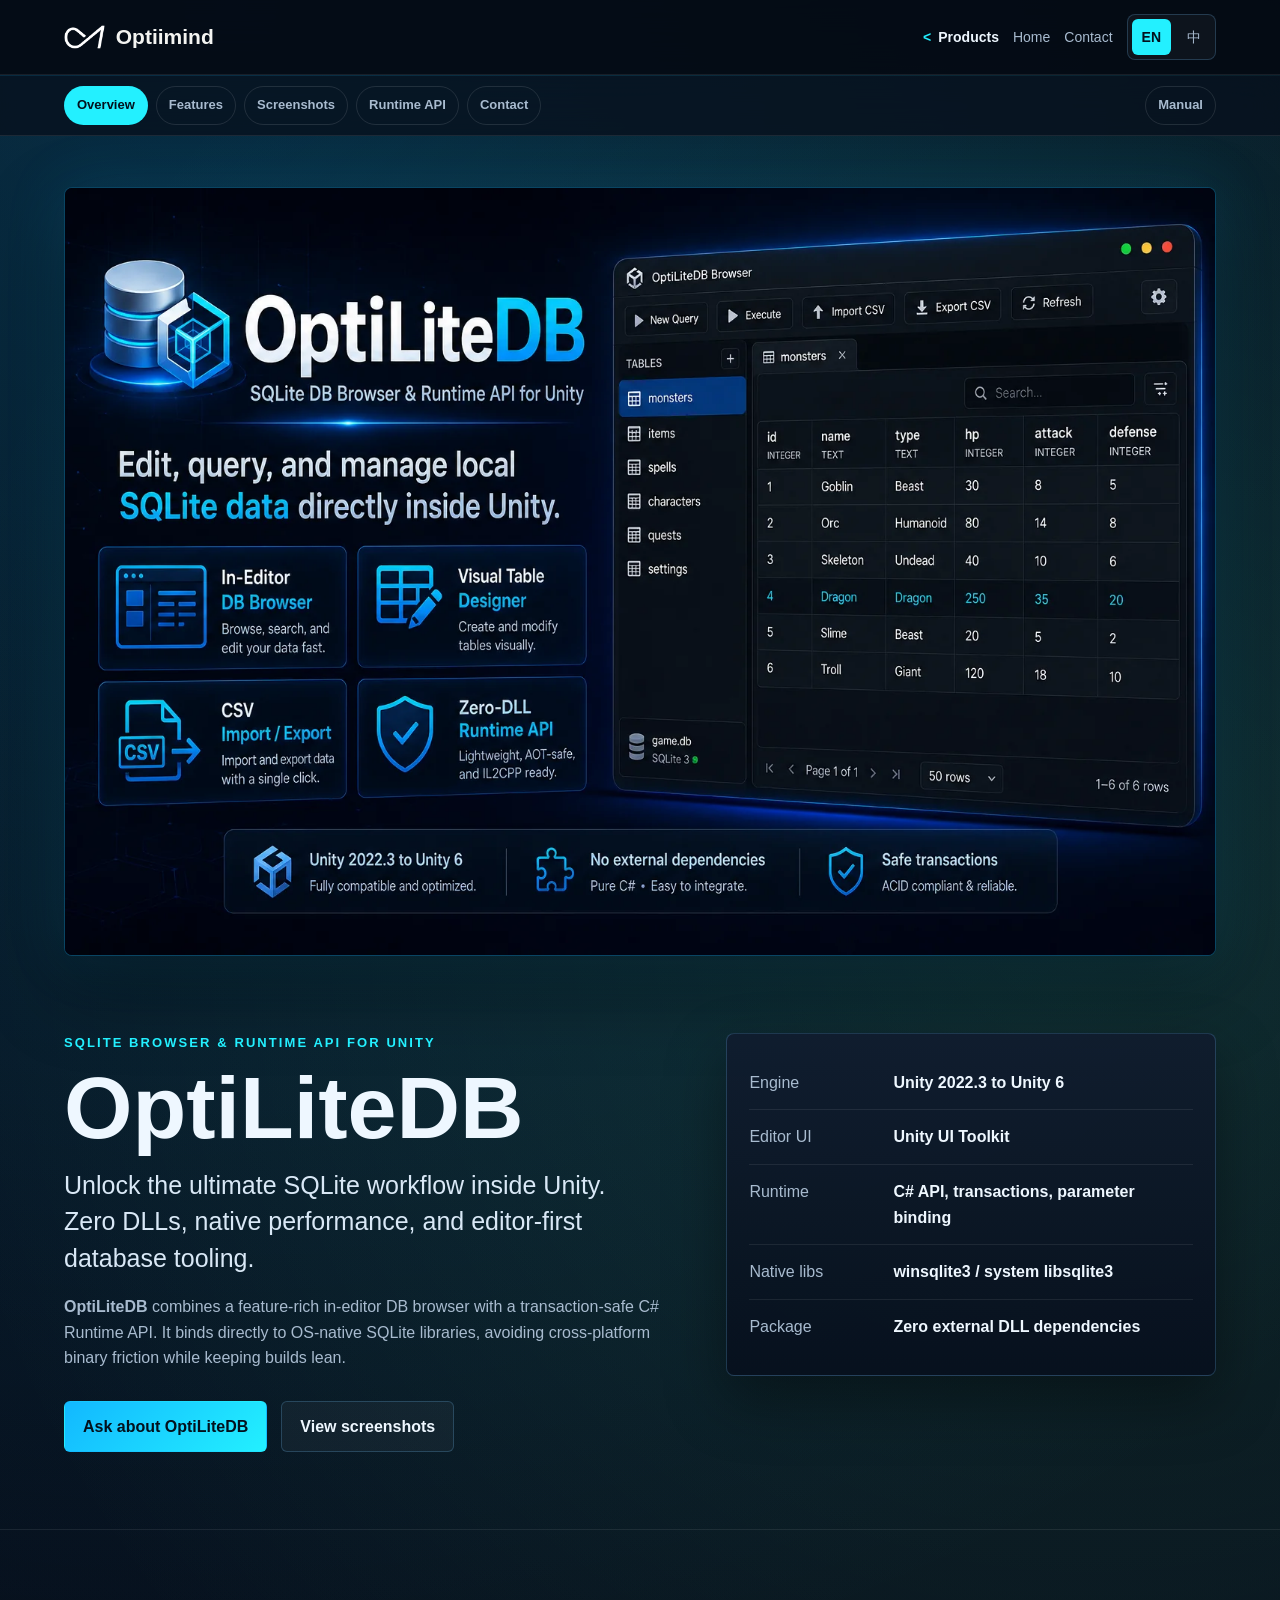
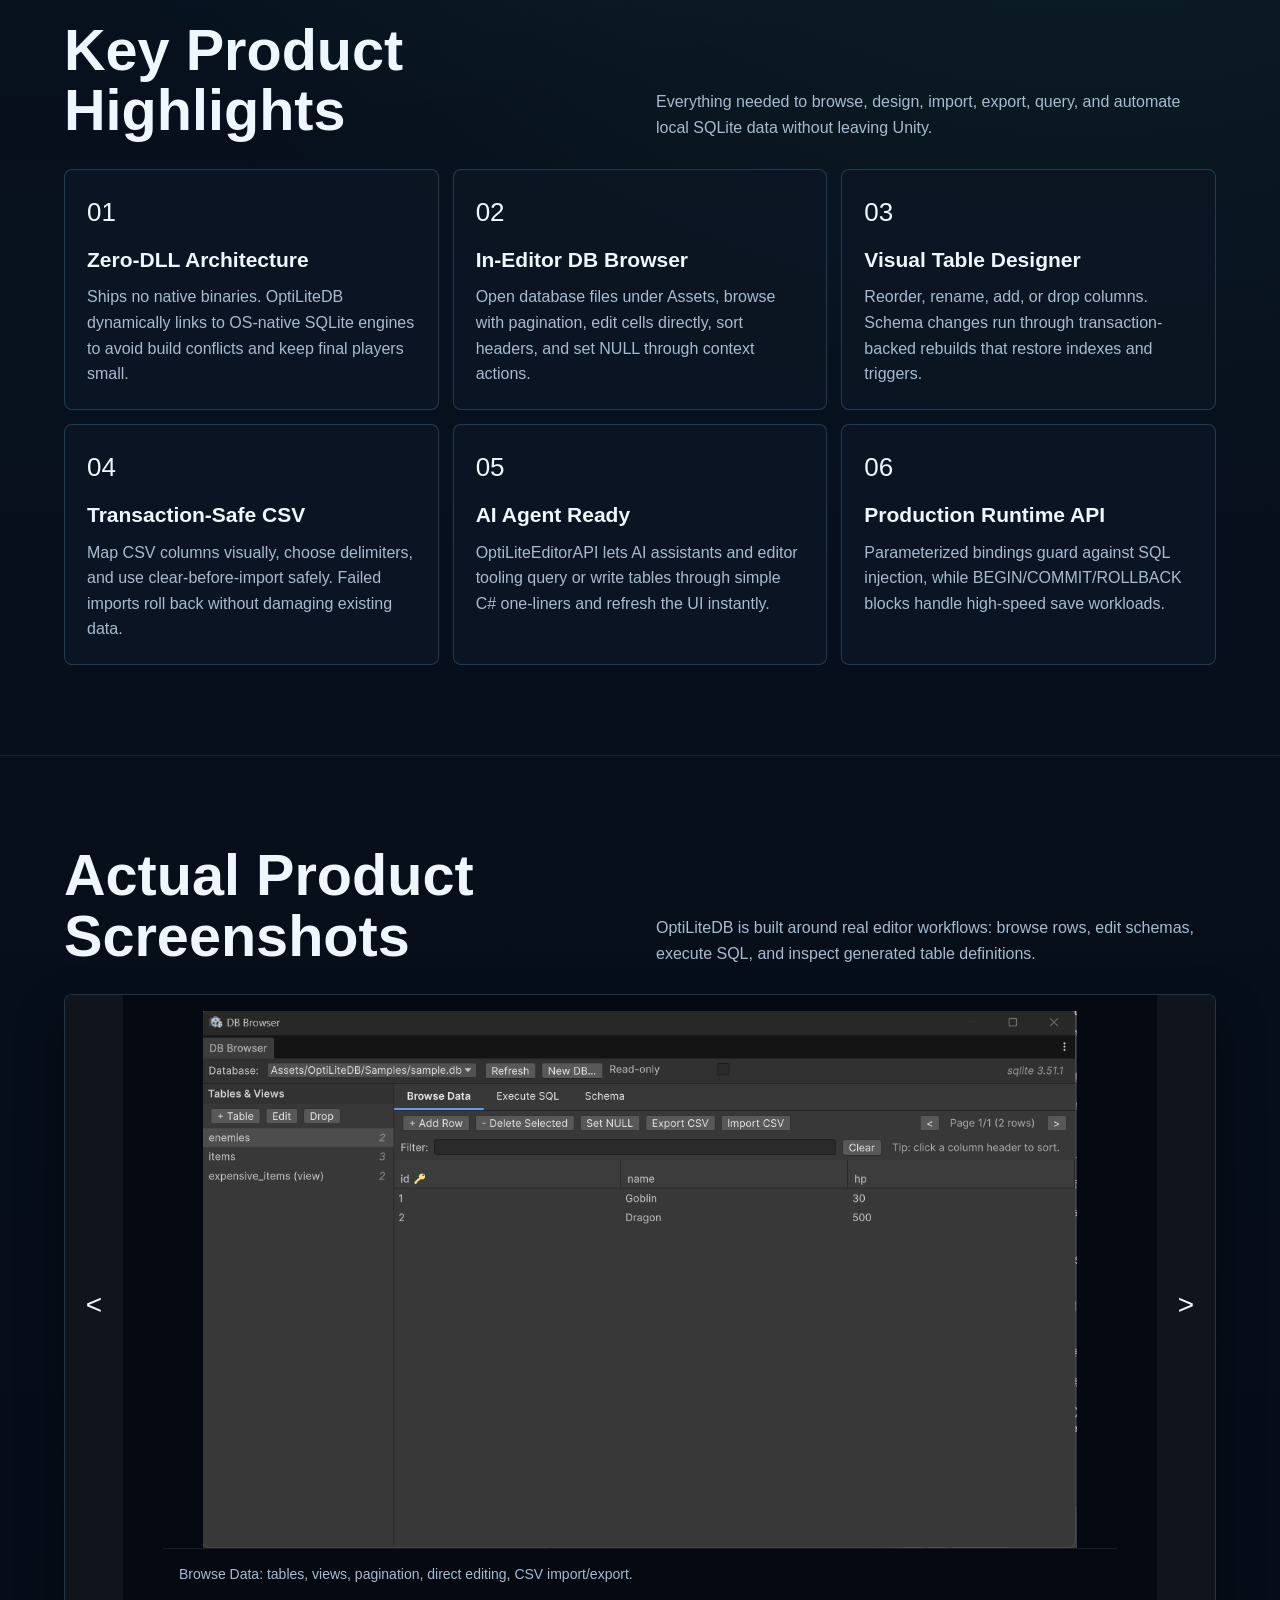
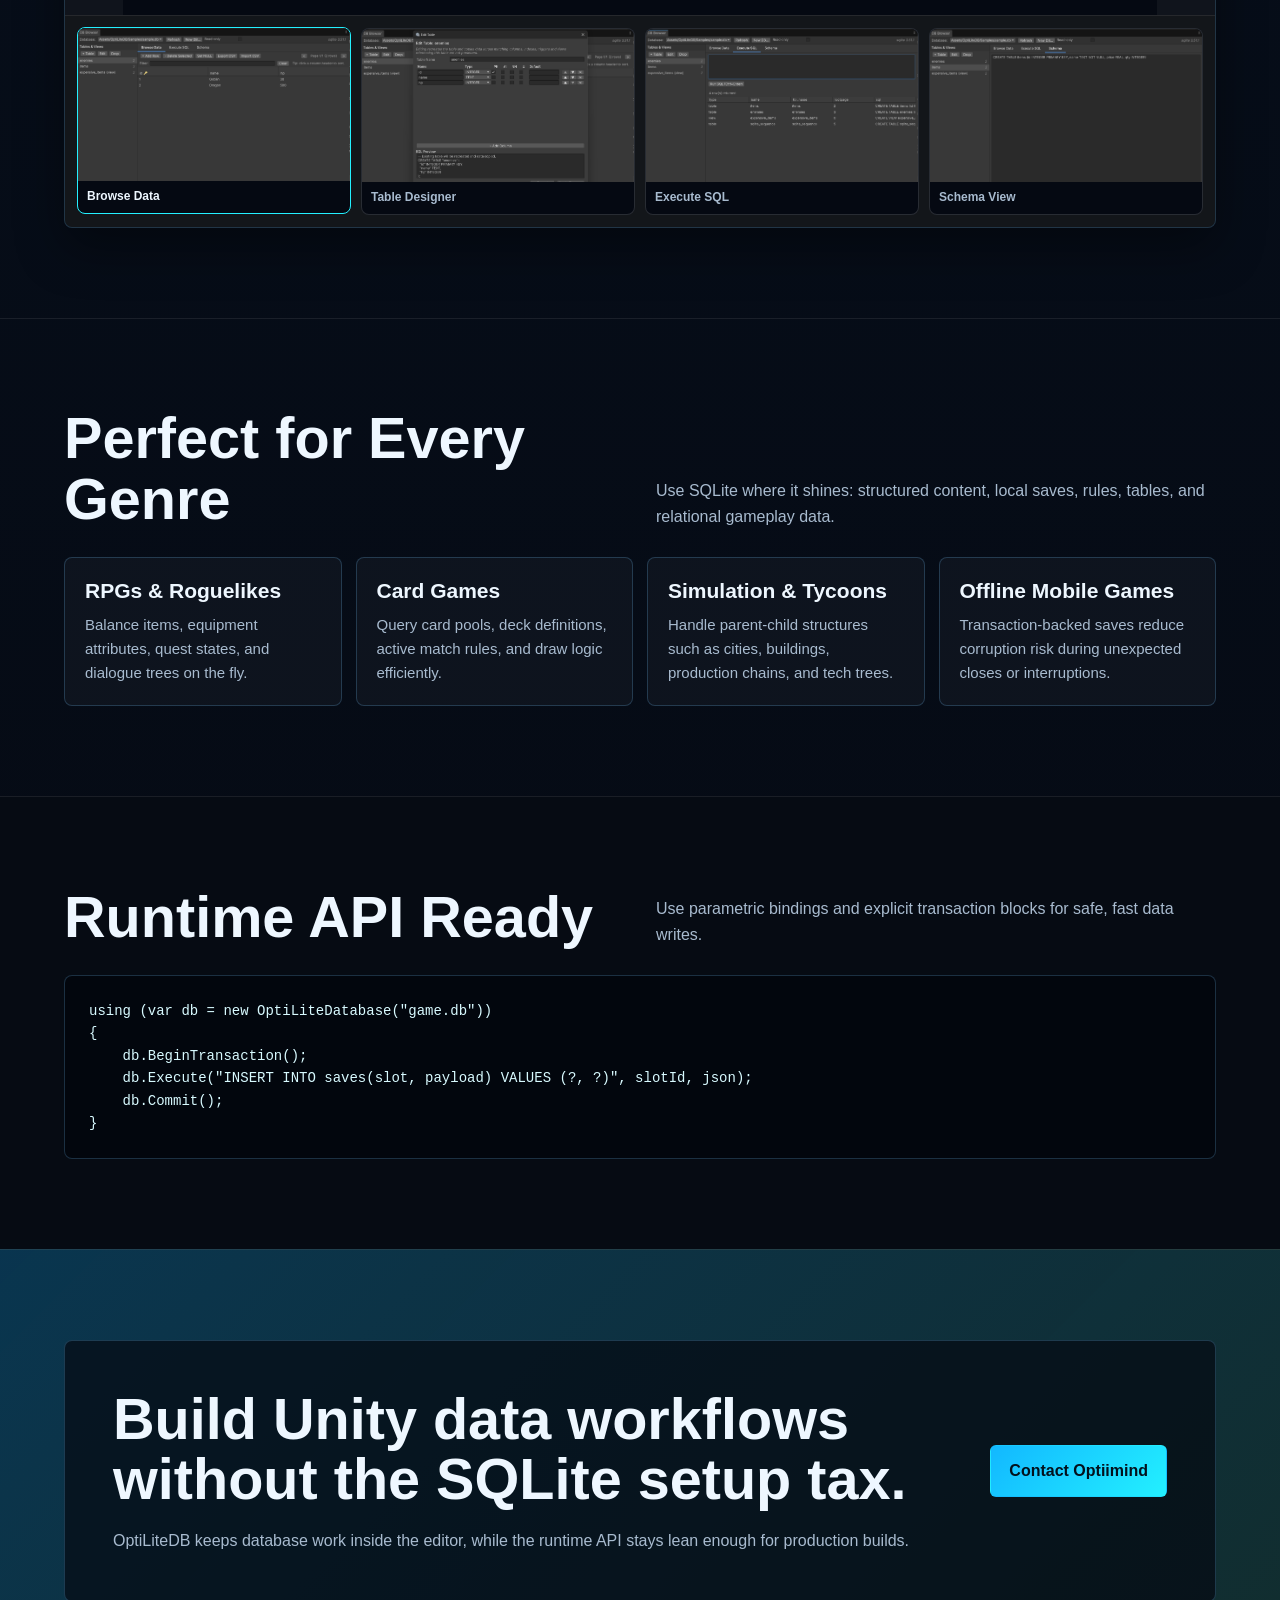
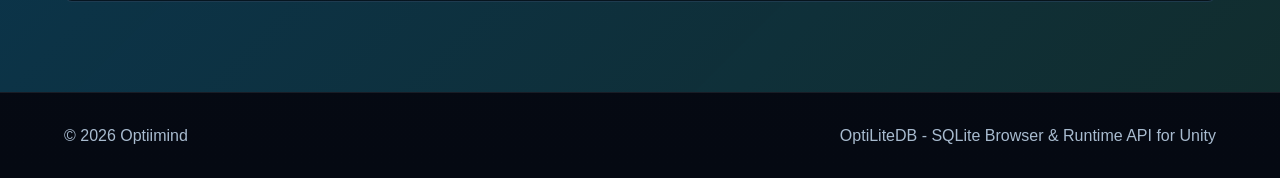
<file: optilitedb.html>
<!DOCTYPE html>
<html lang="en">
<head>
  <meta charset="utf-8">
  <meta name="viewport" content="width=device-width, initial-scale=1">
  <title>OptiLiteDB - SQLite Browser & Runtime API for Unity</title>
  <meta name="description" content="OptiLiteDB is a zero-DLL SQLite browser and runtime API package for Unity developers. Browse, edit, import, export, and query local SQLite data inside Unity.">
  <meta property="og:title" content="OptiLiteDB - SQLite Browser & Runtime API for Unity">
  <meta property="og:description" content="A zero-DLL SQLite workflow for Unity with an in-editor DB browser, visual table designer, CSV import/export, and transaction-safe runtime API.">
  <meta property="og:image" content="/assets/optilitedb/optilitedb_pomo_banner.png">
  <meta property="og:type" content="website">
  <script async src="https://www.googletagmanager.com/gtag/js?id=G-KVHVV4RY7C"></script>
  <script>
    window.dataLayer = window.dataLayer || [];
    function gtag(){dataLayer.push(arguments);}
    gtag('js', new Date());
    gtag('config', 'G-KVHVV4RY7C');
  </script>
  <style>
    :root {
      --bg: #07101d;
      --panel: #0d1725;
      --panel-2: #101c2e;
      --line: rgba(116, 196, 255, 0.22);
      --text: #eef7ff;
      --muted: #a8bbcf;
      --blue: #12b8ff;
      --cyan: #23f0ff;
      --green: #5effad;
      --gold: #d8b978;
      --shadow: rgba(0, 0, 0, 0.38);
      --topbar-height: 75px;
      --product-tabs-height: 60px;
    }

    * { box-sizing: border-box; }
    html { scroll-behavior: smooth; }
    body {
      margin: 0;
      background:
        radial-gradient(circle at 18% 0%, rgba(18, 184, 255, 0.22), transparent 34%),
        radial-gradient(circle at 85% 18%, rgba(94, 255, 173, 0.12), transparent 28%),
        linear-gradient(180deg, #050912 0%, var(--bg) 38%, #050912 100%);
      color: var(--text);
      font-family: "Hanken Grotesk", "Noto Sans TC", "Segoe UI", Arial, sans-serif;
      line-height: 1.6;
    }

    a { color: inherit; text-decoration: none; }
    img { display: block; max-width: 100%; height: auto; }

    .topbar {
      position: sticky;
      top: 0;
      z-index: 20;
      display: flex;
      justify-content: space-between;
      align-items: center;
      gap: 24px;
      padding: 14px clamp(20px, 5vw, 72px);
      border-bottom: 1px solid rgba(255, 255, 255, 0.08);
      background: rgba(5, 9, 18, 0.9);
      backdrop-filter: blur(16px);
    }

    .brand {
      display: flex;
      align-items: center;
      gap: 11px;
      font-family: Sora, "Noto Sans TC", sans-serif;
      font-size: 21px;
      font-weight: 600;
      letter-spacing: 0;
      color: #f3f4f1;
    }

    .brand-logo {
      display: block;
      width: auto;
      height: 24px;
      flex: 0 0 auto;
    }

    .nav {
      display: flex;
      align-items: center;
      gap: 14px;
      color: var(--muted);
      font-size: 14px;
      white-space: nowrap;
    }

    .nav a {
      border-bottom: 1px solid transparent;
      padding: 6px 0;
    }

    .nav a:hover,
    .nav a.active {
      color: var(--text);
      border-bottom-color: rgba(35, 240, 255, 0.55);
    }

    .site-link {
      color: var(--text);
      font-weight: 750;
    }

    .site-link::before {
      content: "<";
      margin-right: 7px;
      color: var(--cyan);
    }

    .lang {
      display: flex;
      gap: 6px;
      padding: 4px;
      border: 1px solid var(--line);
      border-radius: 8px;
      background: rgba(255,255,255,.04);
    }

    .lang button {
      border: 0;
      color: var(--muted);
      background: transparent;
      border-radius: 6px;
      padding: 7px 10px;
      font: inherit;
      cursor: pointer;
    }

    body[data-lang="en"] .lang button[data-lang="en"],
    body[data-lang="zh"] .lang button[data-lang="zh"] {
      color: #03111d;
      background: var(--cyan);
      font-weight: 800;
    }

    .page-tabs {
      position: sticky;
      top: var(--topbar-height);
      z-index: 15;
      display: flex;
      gap: 8px;
      align-items: center;
      padding: 10px clamp(20px, 5vw, 72px);
      border-bottom: 1px solid rgba(255,255,255,.08);
      background: rgba(7, 16, 29, 0.78);
      backdrop-filter: blur(14px);
      overflow-x: auto;
      white-space: nowrap;
    }

    .page-tabs a {
      border: 1px solid rgba(255,255,255,.11);
      border-radius: 999px;
      color: var(--muted);
      font-size: 13px;
      font-weight: 750;
      padding: 8px 12px;
      transition: color .2s ease, border-color .2s ease, background .2s ease;
    }

    .page-tabs a[data-manual-link] {
      margin-left: auto;
    }

    .page-tabs a:hover,
    .page-tabs a.active {
      color: #03111d;
      border-color: transparent;
      background: var(--cyan);
    }

    .hero {
      padding: clamp(28px, 4vw, 56px) clamp(20px, 5vw, 72px) 0;
      scroll-margin-top: calc(var(--topbar-height) + var(--product-tabs-height) + 10px);
    }

    .hero-media {
      border: 1px solid rgba(18, 184, 255, 0.34);
      border-radius: 8px;
      overflow: hidden;
      background: #050912;
      box-shadow: 0 32px 80px var(--shadow), 0 0 60px rgba(18, 184, 255, 0.16);
    }

    .hero-grid {
      display: grid;
      grid-template-columns: minmax(0, 1.1fr) minmax(320px, 0.9fr);
      gap: clamp(28px, 5vw, 64px);
      align-items: start;
      padding: clamp(42px, 6vw, 82px) clamp(20px, 5vw, 72px);
      max-width: 1500px;
      margin: 0 auto;
    }

    .eyebrow {
      color: var(--cyan);
      text-transform: uppercase;
      letter-spacing: 0.16em;
      font-weight: 800;
      font-size: 13px;
    }

    h1 {
      margin: 12px 0 18px;
      font-size: clamp(42px, 7vw, 88px);
      line-height: 0.95;
      letter-spacing: 0;
    }

    h2 {
      margin: 0;
      font-size: clamp(30px, 4.5vw, 58px);
      line-height: 1.05;
      letter-spacing: 0;
    }

    h3 {
      margin: 0;
      font-size: 21px;
      line-height: 1.2;
    }

    .lead {
      color: #d9e8f6;
      font-size: clamp(18px, 2.2vw, 25px);
      line-height: 1.45;
      max-width: 820px;
      margin: 0;
    }

    .copy {
      color: var(--muted);
      font-size: 16px;
      margin: 18px 0 0;
    }

    .actions {
      display: flex;
      gap: 14px;
      flex-wrap: wrap;
      margin-top: 30px;
    }

    .button {
      display: inline-flex;
      align-items: center;
      justify-content: center;
      min-height: 46px;
      border-radius: 6px;
      padding: 12px 18px;
      font-weight: 800;
      border: 1px solid var(--line);
      background: rgba(255,255,255,.04);
      color: var(--text);
    }

    .button.primary {
      border-color: transparent;
      background: linear-gradient(135deg, var(--blue), var(--cyan));
      color: #03111d;
    }

    .meta-panel {
      border: 1px solid var(--line);
      border-radius: 8px;
      background: linear-gradient(180deg, rgba(16, 28, 46, .92), rgba(7, 16, 29, .92));
      padding: 22px;
      box-shadow: 0 24px 60px var(--shadow);
    }

    .meta-row {
      display: grid;
      grid-template-columns: 130px 1fr;
      gap: 14px;
      padding: 14px 0;
      border-bottom: 1px solid rgba(255,255,255,.08);
    }

    .meta-row:last-child { border-bottom: 0; }
    .meta-row span:first-child { color: var(--muted); }
    .meta-row span:last-child { font-weight: 750; }

    section {
      padding: clamp(56px, 7vw, 96px) clamp(20px, 5vw, 72px);
      border-top: 1px solid rgba(255,255,255,.08);
      scroll-margin-top: calc(var(--topbar-height) + var(--product-tabs-height) + 10px);
    }

    .section-inner {
      max-width: 1400px;
      margin: 0 auto;
    }

    .section-head {
      display: flex;
      justify-content: space-between;
      gap: 28px;
      align-items: end;
      margin-bottom: 28px;
    }

    .section-head p {
      color: var(--muted);
      max-width: 560px;
      margin: 0;
    }

    .feature-grid {
      display: grid;
      grid-template-columns: repeat(3, minmax(0, 1fr));
      gap: 14px;
    }

    .feature {
      min-height: 210px;
      border: 1px solid var(--line);
      border-radius: 8px;
      padding: 22px;
      background: rgba(13, 23, 37, 0.78);
    }

    .feature .icon {
      font-size: 26px;
      margin-bottom: 14px;
    }

    .feature p {
      color: var(--muted);
      margin: 12px 0 0;
    }

    .screenshot-carousel {
      border: 1px solid var(--line);
      border-radius: 8px;
      overflow: hidden;
      background: #0a0d12;
      box-shadow: 0 20px 48px var(--shadow);
    }

    .carousel-stage {
      display: grid;
      grid-template-columns: auto minmax(0, 1fr) auto;
      align-items: stretch;
      background: #050912;
    }

    .carousel-track {
      display: grid;
      min-width: 0;
    }

    .carousel-slide {
      display: none;
      grid-area: 1 / 1;
    }

    .carousel-slide.active {
      display: block;
    }

    .carousel-slide img {
      width: 100%;
      aspect-ratio: 16 / 9;
      object-fit: contain;
      background: #050912;
    }

    .carousel-slide figcaption {
      padding: 14px 16px;
      color: var(--muted);
      border-top: 1px solid rgba(255,255,255,.08);
      font-size: 14px;
    }

    .carousel-control {
      width: clamp(42px, 5vw, 58px);
      border: 0;
      color: var(--text);
      background: rgba(255,255,255,.045);
      font: inherit;
      font-size: 28px;
      cursor: pointer;
      transition: background .2s ease, color .2s ease;
    }

    .carousel-control:hover,
    .carousel-control:focus-visible {
      color: #03111d;
      background: var(--cyan);
      outline: none;
    }

    .carousel-thumbs {
      display: grid;
      grid-template-columns: repeat(4, minmax(0, 1fr));
      gap: 10px;
      padding: 12px;
      border-top: 1px solid rgba(255,255,255,.08);
      background: rgba(255,255,255,.035);
    }

    .carousel-thumb {
      border: 1px solid rgba(255,255,255,.14);
      border-radius: 8px;
      padding: 0;
      overflow: hidden;
      background: #050912;
      color: var(--muted);
      cursor: pointer;
      text-align: left;
      transition: border-color .2s ease, transform .2s ease, color .2s ease;
    }

    .carousel-thumb:hover,
    .carousel-thumb.active {
      color: var(--text);
      border-color: var(--cyan);
      transform: translateY(-1px);
    }

    .carousel-thumb img {
      width: 100%;
      aspect-ratio: 16 / 9;
      object-fit: cover;
      background: #050912;
    }

    .carousel-thumb span {
      display: block;
      padding: 8px 9px 9px;
      font-size: 12px;
      font-weight: 750;
      line-height: 1.25;
    }

    .genres {
      display: grid;
      grid-template-columns: repeat(4, minmax(0, 1fr));
      gap: 14px;
    }

    .genre {
      border: 1px solid var(--line);
      border-radius: 8px;
      padding: 20px;
      background: rgba(255,255,255,.035);
    }

    .genre p {
      margin: 10px 0 0;
      color: var(--muted);
      font-size: 15px;
    }


    .code-band {
      background: #060b13;
    }

    pre {
      margin: 0;
      overflow-x: auto;
      padding: 24px;
      border: 1px solid var(--line);
      border-radius: 8px;
      background: #02060d;
      color: #d8faff;
      font-size: 14px;
      line-height: 1.6;
    }

    .cta {
      background:
        linear-gradient(135deg, rgba(18,184,255,.22), rgba(94,255,173,.12)),
        #07101d;
    }

    .cta-box {
      display: grid;
      grid-template-columns: minmax(0, 1fr) auto;
      gap: 28px;
      align-items: center;
      border: 1px solid var(--line);
      border-radius: 8px;
      padding: clamp(26px, 5vw, 48px);
      background: rgba(5, 9, 18, 0.7);
    }

    footer {
      padding: 30px clamp(20px, 5vw, 72px);
      color: var(--muted);
      border-top: 1px solid rgba(255,255,255,.08);
      display: flex;
      justify-content: space-between;
      gap: 18px;
      flex-wrap: wrap;
    }

    body[data-lang="en"] [data-zh],
    body[data-lang="zh"] [data-en] { display: none !important; }

    @media (max-width: 980px) {
      .hero-grid,
      .cta-box {
        grid-template-columns: 1fr;
      }

      .feature-grid,
      .genres {
        grid-template-columns: repeat(2, minmax(0, 1fr));
      }

      .section-head {
        align-items: start;
        flex-direction: column;
      }
    }

    @media (max-width: 640px) {
      .topbar {
        align-items: flex-start;
        flex-direction: column;
      }

      .nav {
        width: 100%;
        overflow-x: auto;
        padding-bottom: 4px;
      }

      .feature-grid,
      .genres {
        grid-template-columns: 1fr;
      }

      .carousel-stage {
        grid-template-columns: minmax(0, 1fr);
      }

      .carousel-control {
        display: none;
      }

      .carousel-thumbs {
        grid-template-columns: repeat(2, minmax(0, 1fr));
      }

      .meta-row {
        grid-template-columns: 1fr;
      }
    }
  </style>
</head>
<body data-lang="en">
  <header class="topbar">
    <a class="brand" href="/#top2" aria-label="Optiimind home" data-home-link>
      <img class="brand-logo" src="assets/optiimind-logo-obsidian.png" alt="">
      <span>Optiimind</span>
    </a>
    <nav class="nav" aria-label="Product navigation">
      <a class="site-link" href="/products.html?lang=en" data-products-link data-label-en="Products" data-label-zh="產品清單">Products</a>
      <a href="/?lang=en#top2" data-home-nav data-label-en="Home" data-label-zh="首頁">Home</a>
      <a href="/contact.html?lang=en" data-contact-link data-label-en="Contact" data-label-zh="聯絡">Contact</a>
      <span class="lang" aria-label="Language">
        <button type="button" data-lang="en">EN</button>
        <button type="button" data-lang="zh">中</button>
      </span>
    </nav>
  </header>

  <nav class="page-tabs" aria-label="OptiLiteDB sections">
    <a href="#overview" data-nav="overview" data-label-en="Overview" data-label-zh="總覽">Overview</a>
    <a href="#features" data-nav="features" data-label-en="Features" data-label-zh="功能">Features</a>
    <a href="#screenshots" data-nav="screenshots" data-label-en="Screenshots" data-label-zh="截圖">Screenshots</a>
    <a href="#runtime" data-nav="runtime" data-label-en="Runtime API" data-label-zh="Runtime API">Runtime API</a>
    <a href="#contact-cta" data-nav="contact-cta" data-label-en="Contact" data-label-zh="聯絡">Contact</a>
    <a href="/optilitedb-manual.html?lang=en" data-manual-link data-label-en="Manual" data-label-zh="操作說明">Manual</a>
  </nav>

  <main>
    <section id="overview" class="hero" aria-labelledby="hero-title">
      <div class="hero-media">
        <img src="assets/optilitedb/optilitedb_pomo_banner.webp" alt="OptiLiteDB promotional banner showing the Unity SQLite database browser interface" width="1536" height="1024" decoding="async">
      </div>
    </section>

    <div class="hero-grid">
      <div>
        <div class="eyebrow">SQLite Browser & Runtime API for Unity</div>
        <h1 id="hero-title">OptiLiteDB</h1>
        <p class="lead" data-en>Unlock the ultimate SQLite workflow inside Unity. Zero DLLs, native performance, and editor-first database tooling.</p>
        <p class="lead" data-zh>在 Unity 中解放終極 SQLite 工作流。零 DLL 封裝、原生效能，並提供以編輯器為核心的資料庫工具。</p>
        <p class="copy" data-en><strong>OptiLiteDB</strong> combines a feature-rich in-editor DB browser with a transaction-safe C# Runtime API. It binds directly to OS-native SQLite libraries, avoiding cross-platform binary friction while keeping builds lean.</p>
        <p class="copy" data-zh><strong>OptiLiteDB</strong> 將完整的編輯器視覺化 DB Browser 與交易安全的 C# Runtime API 融合，直接連結系統內建 SQLite 原生庫，降低跨平台二進位配置摩擦，也讓發布包保持輕量。</p>
        <div class="actions">
          <a class="button primary" href="/contact.html?lang=en" data-en>Ask about OptiLiteDB</a>
          <a class="button primary" href="/contact.html?lang=zh" data-zh>詢問 OptiLiteDB</a>
          <a class="button" href="#screenshots" data-en>View screenshots</a>
          <a class="button" href="#screenshots" data-zh>查看實際截圖</a>
        </div>
      </div>

      <aside class="meta-panel" aria-label="Product summary">
        <div class="meta-row"><span>Engine</span><span>Unity 2022.3 to Unity 6</span></div>
        <div class="meta-row"><span>Editor UI</span><span>Unity UI Toolkit</span></div>
        <div class="meta-row"><span>Runtime</span><span>C# API, transactions, parameter binding</span></div>
        <div class="meta-row"><span>Native libs</span><span>winsqlite3 / system libsqlite3</span></div>
        <div class="meta-row"><span>Package</span><span>Zero external DLL dependencies</span></div>
      </aside>
    </div>

    <section id="features">
      <div class="section-inner">
        <div class="section-head">
          <h2 data-en>Key Product Highlights</h2>
          <h2 data-zh>核心產品亮點</h2>
          <p data-en>Everything needed to browse, design, import, export, query, and automate local SQLite data without leaving Unity.</p>
          <p data-zh>從瀏覽、設計、匯入匯出、查詢到自動化，完整處理 Unity 專案中的本機 SQLite 資料。</p>
        </div>
        <div class="feature-grid">
          <article class="feature">
            <div class="icon">01</div>
            <h3 data-en>Zero-DLL Architecture</h3>
            <h3 data-zh>零 DLL 輕量架構</h3>
            <p data-en>Ships no native binaries. OptiLiteDB dynamically links to OS-native SQLite engines to avoid build conflicts and keep final players small.</p>
            <p data-zh>免隨包打包任何原生庫，直接連結系統 SQLite 引擎，降低跨平台編譯衝突並縮小發布包體。</p>
          </article>
          <article class="feature">
            <div class="icon">02</div>
            <h3 data-en>In-Editor DB Browser</h3>
            <h3 data-zh>內嵌資料庫瀏覽器</h3>
            <p data-en>Open database files under Assets, browse with pagination, edit cells directly, sort headers, and set NULL through context actions.</p>
            <p data-zh>支援 Assets 內資料庫雙擊開啟、分頁瀏覽、直接編輯 Cell、表頭排序與右鍵設為 NULL。</p>
          </article>
          <article class="feature">
            <div class="icon">03</div>
            <h3 data-en>Visual Table Designer</h3>
            <h3 data-zh>視覺化表結構設計</h3>
            <p data-en>Reorder, rename, add, or drop columns. Schema changes run through transaction-backed rebuilds that restore indexes and triggers.</p>
            <p data-zh>可自由調整欄位、型別、主鍵與排序，並以交易保護重建資料表，自動還原既有索引與觸發器。</p>
          </article>
          <article class="feature">
            <div class="icon">04</div>
            <h3 data-en>Transaction-Safe CSV</h3>
            <h3 data-zh>交易保護 CSV 匯入匯出</h3>
            <p data-en>Map CSV columns visually, choose delimiters, and use clear-before-import safely. Failed imports roll back without damaging existing data.</p>
            <p data-zh>可視覺化對應 CSV 欄位並自訂分隔符，清空匯入模式也在單一交易中執行，失敗時安全 rollback。</p>
          </article>
          <article class="feature">
            <div class="icon">05</div>
            <h3 data-en>AI Agent Ready</h3>
            <h3 data-zh>AI 智慧代理接口</h3>
            <p data-en>OptiLiteEditorAPI lets AI assistants and editor tooling query or write tables through simple C# one-liners and refresh the UI instantly.</p>
            <p data-zh>內建 OptiLiteEditorAPI，讓 AI 助理或編輯器工具用簡短 C# 指令讀寫資料表並即時刷新 UI。</p>
          </article>
          <article class="feature">
            <div class="icon">06</div>
            <h3 data-en>Production Runtime API</h3>
            <h3 data-zh>專業級 Runtime API</h3>
            <p data-en>Parameterized bindings guard against SQL injection, while BEGIN/COMMIT/ROLLBACK blocks handle high-speed save workloads.</p>
            <p data-zh>支援參數化綁定以防止 SQL 注入，也支援交易區塊處理高速存檔與大量資料寫入。</p>
          </article>
        </div>
      </div>
    </section>

    <section id="screenshots">
      <div class="section-inner">
        <div class="section-head">
          <h2 data-en>Actual Product Screenshots</h2>
          <h2 data-zh>實際產品畫面</h2>
          <p data-en>OptiLiteDB is built around real editor workflows: browse rows, edit schemas, execute SQL, and inspect generated table definitions.</p>
          <p data-zh>OptiLiteDB 圍繞真實 Unity 編輯器工作流打造：瀏覽資料、修改表結構、執行 SQL、查看 Schema。</p>
        </div>
        <div class="screenshot-carousel" data-carousel>
          <div class="carousel-stage">
            <button class="carousel-control" type="button" data-carousel-prev aria-label="Previous screenshot">&lt;</button>
            <div class="carousel-track">
              <figure class="carousel-slide active" data-slide="0">
                <img src="assets/optilitedb/screenshot_browser.png" alt="OptiLiteDB DB Browser showing table data for enemies" width="1252" height="769" decoding="async" loading="lazy">
                <figcaption data-en>Browse Data: tables, views, pagination, direct editing, CSV import/export.</figcaption>
                <figcaption data-zh>Browse Data：資料表、View、分頁、直接編輯與 CSV 匯入匯出。</figcaption>
              </figure>
              <figure class="carousel-slide" data-slide="1">
                <img src="assets/optilitedb/screenshot_table_designer.png" alt="OptiLiteDB visual table designer editing columns" width="1250" height="770" decoding="async" loading="lazy">
                <figcaption data-en>Visual table designer with SQL preview and transaction-backed apply flow.</figcaption>
                <figcaption data-zh>視覺化表結構設計器，包含 SQL 預覽與交易保護套用流程。</figcaption>
              </figure>
              <figure class="carousel-slide" data-slide="2">
                <img src="assets/optilitedb/screenshot_sql.png" alt="OptiLiteDB Execute SQL tab with query results" width="1251" height="774" decoding="async" loading="lazy">
                <figcaption data-en>Execute SQL directly inside Unity and inspect query results.</figcaption>
                <figcaption data-zh>在 Unity 內直接執行 SQL 並檢視查詢結果。</figcaption>
              </figure>
              <figure class="carousel-slide" data-slide="3">
                <img src="assets/optilitedb/screenshot_schema.png" alt="OptiLiteDB Schema tab showing CREATE TABLE statement" width="1247" height="780" decoding="async" loading="lazy">
                <figcaption data-en>Schema view for fast inspection of table definitions.</figcaption>
                <figcaption data-zh>Schema 檢視可快速確認資料表定義。</figcaption>
              </figure>
            </div>
            <button class="carousel-control" type="button" data-carousel-next aria-label="Next screenshot">&gt;</button>
          </div>
          <div class="carousel-thumbs" aria-label="Choose screenshot">
            <button class="carousel-thumb active" type="button" data-carousel-thumb="0">
              <img src="assets/optilitedb/screenshot_browser.png" alt="" width="1252" height="769" decoding="async" loading="lazy">
              <span data-en>Browse Data</span>
              <span data-zh>瀏覽資料</span>
            </button>
            <button class="carousel-thumb" type="button" data-carousel-thumb="1">
              <img src="assets/optilitedb/screenshot_table_designer.png" alt="" width="1250" height="770" decoding="async" loading="lazy">
              <span data-en>Table Designer</span>
              <span data-zh>表結構設計</span>
            </button>
            <button class="carousel-thumb" type="button" data-carousel-thumb="2">
              <img src="assets/optilitedb/screenshot_sql.png" alt="" width="1251" height="774" decoding="async" loading="lazy">
              <span data-en>Execute SQL</span>
              <span data-zh>執行 SQL</span>
            </button>
            <button class="carousel-thumb" type="button" data-carousel-thumb="3">
              <img src="assets/optilitedb/screenshot_schema.png" alt="" width="1247" height="780" decoding="async" loading="lazy">
              <span data-en>Schema View</span>
              <span data-zh>Schema 檢視</span>
            </button>
          </div>
        </div>
      </div>
    </section>

    <section id="use-cases">
      <div class="section-inner">
        <div class="section-head">
          <h2 data-en>Perfect for Every Genre</h2>
          <h2 data-zh>適合所有遊戲類型</h2>
          <p data-en>Use SQLite where it shines: structured content, local saves, rules, tables, and relational gameplay data.</p>
          <p data-zh>把 SQLite 用在最適合的地方：結構化內容、本機存檔、規則表、數值表與關聯式遊戲資料。</p>
        </div>
        <div class="genres">
          <article class="genre">
            <h3 data-en>RPGs & Roguelikes</h3>
            <h3 data-zh>角色扮演與 Roguelike</h3>
            <p data-en>Balance items, equipment attributes, quest states, and dialogue trees on the fly.</p>
            <p data-zh>即時微調道具、裝備屬性、任務進度與對話樹數值。</p>
          </article>
          <article class="genre">
            <h3 data-en>Card Games</h3>
            <h3 data-zh>卡牌與牌組構築</h3>
            <p data-en>Query card pools, deck definitions, active match rules, and draw logic efficiently.</p>
            <p data-zh>高效管理卡牌池、牌組資料、對局規則與抽牌邏輯。</p>
          </article>
          <article class="genre">
            <h3 data-en>Simulation & Tycoons</h3>
            <h3 data-zh>模擬經營與策略</h3>
            <p data-en>Handle parent-child structures such as cities, buildings, production chains, and tech trees.</p>
            <p data-zh>處理城市、建築、生產鏈與科技樹等多層關聯資料。</p>
          </article>
          <article class="genre">
            <h3 data-en>Offline Mobile Games</h3>
            <h3 data-zh>行動端與單機存檔</h3>
            <p data-en>Transaction-backed saves reduce corruption risk during unexpected closes or interruptions.</p>
            <p data-zh>交易保護存檔可降低斷電、閃退或中斷時的資料損毀風險。</p>
          </article>
        </div>
      </div>
    </section>

    <section id="runtime" class="code-band">
      <div class="section-inner">
        <div class="section-head">
          <h2 data-en>Runtime API Ready</h2>
          <h2 data-zh>Runtime API 可直接上線</h2>
          <p data-en>Use parametric bindings and explicit transaction blocks for safe, fast data writes.</p>
          <p data-zh>使用參數化綁定與明確交易區塊，安全且高速地寫入資料。</p>
        </div>
        <pre><code>using (var db = new OptiLiteDatabase("game.db"))
{
    db.BeginTransaction();
    db.Execute("INSERT INTO saves(slot, payload) VALUES (?, ?)", slotId, json);
    db.Commit();
}</code></pre>
      </div>
    </section>

    <section id="contact-cta" class="cta">
      <div class="section-inner">
        <div class="cta-box">
          <div>
            <h2 data-en>Build Unity data workflows without the SQLite setup tax.</h2>
            <h2 data-zh>不用再被 SQLite 設定成本拖慢 Unity 開發。</h2>
            <p class="copy" data-en>OptiLiteDB keeps database work inside the editor, while the runtime API stays lean enough for production builds.</p>
            <p class="copy" data-zh>OptiLiteDB 讓資料庫工作留在 Unity 編輯器內完成，同時保有適合正式發布的輕量 Runtime API。</p>
          </div>
          <a class="button primary" href="/contact.html?lang=en" data-en>Contact Optiimind</a>
          <a class="button primary" href="/contact.html?lang=zh" data-zh>聯絡 Optiimind</a>
        </div>
      </div>
    </section>
  </main>

  <footer>
    <span>© 2026 Optiimind</span>
    <span data-en>OptiLiteDB - SQLite Browser & Runtime API for Unity</span>
    <span data-zh>OptiLiteDB - Unity SQLite 瀏覽器與 Runtime API</span>
  </footer>

  <script>
    const requestedLang = new URLSearchParams(window.location.search).get('lang');
    let storedLang = null;
    try { storedLang = localStorage.getItem('optimind-lang'); } catch (error) {}
    const initialLang = requestedLang === 'zh' || requestedLang === 'en' ? requestedLang : storedLang || 'en';
    document.body.setAttribute('data-lang', initialLang);
    document.documentElement.setAttribute('lang', initialLang === 'zh' ? 'zh-Hant' : 'en');
    try { localStorage.setItem('optimind-lang', initialLang); } catch (error) {}

    const buttons = document.querySelectorAll('.lang button');
    const sectionLinks = document.querySelectorAll('[data-nav]');
    const topbar = document.querySelector('.topbar');
    const pageTabs = document.querySelector('.page-tabs');
    const sections = ['overview', 'features', 'screenshots', 'runtime', 'contact-cta']
      .map((id) => document.getElementById(id))
      .filter(Boolean);

    function updateStickyOffsets() {
      const topbarHeight = topbar ? Math.ceil(topbar.getBoundingClientRect().height) : 75;
      const tabsHeight = pageTabs ? Math.ceil(pageTabs.getBoundingClientRect().height) : 60;
      document.documentElement.style.setProperty('--topbar-height', topbarHeight + 'px');
      document.documentElement.style.setProperty('--product-tabs-height', tabsHeight + 'px');
    }

    function setActiveSection(id) {
      sectionLinks.forEach((link) => {
        link.classList.toggle('active', link.getAttribute('data-nav') === id);
      });
    }

    function currentLang() {
      return document.body.getAttribute('data-lang') === 'zh' ? 'zh' : 'en';
    }

    function updateLanguageLinks(lang) {
      const nextLang = lang === 'zh' ? 'zh' : 'en';
      document.querySelectorAll('[data-home-link], [data-home-nav]').forEach((link) => { link.href = '/?lang=' + nextLang + '#top2'; });
      document.querySelectorAll('[data-products-link]').forEach((link) => { link.href = '/products.html?lang=' + nextLang; });
      document.querySelectorAll('[data-contact-link]').forEach((link) => { link.href = '/contact.html?lang=' + nextLang; });
      document.querySelectorAll('[data-manual-link]').forEach((link) => { link.href = '/optilitedb-manual.html?lang=' + nextLang; });
    }

    function updateLocalizedLabels(lang) {
      const key = lang === 'zh' ? 'labelZh' : 'labelEn';
      document.querySelectorAll('[data-label-en][data-label-zh]').forEach((item) => {
        item.textContent = item.dataset[key];
      });
    }

    const carousel = document.querySelector('[data-carousel]');
    if (carousel) {
      const slides = Array.from(carousel.querySelectorAll('[data-slide]'));
      const thumbs = Array.from(carousel.querySelectorAll('[data-carousel-thumb]'));
      const prev = carousel.querySelector('[data-carousel-prev]');
      const next = carousel.querySelector('[data-carousel-next]');
      let activeSlide = 0;

      function showSlide(index) {
        activeSlide = (index + slides.length) % slides.length;
        slides.forEach((slide, slideIndex) => {
          slide.classList.toggle('active', slideIndex === activeSlide);
        });
        thumbs.forEach((thumb, thumbIndex) => {
          const isActive = thumbIndex === activeSlide;
          thumb.classList.toggle('active', isActive);
          thumb.setAttribute('aria-pressed', isActive ? 'true' : 'false');
        });
      }

      prev.addEventListener('click', () => showSlide(activeSlide - 1));
      next.addEventListener('click', () => showSlide(activeSlide + 1));
      thumbs.forEach((thumb, index) => {
        thumb.addEventListener('click', () => showSlide(index));
      });
      showSlide(activeSlide);
    }

    updateStickyOffsets();
    window.addEventListener('resize', updateStickyOffsets);

    function syncActiveFromHash() {
      const hashId = window.location.hash.replace('#', '');
      const target = sections.find((section) => section.id === hashId);
      setActiveSection(target ? target.id : 'overview');
    }

    syncActiveFromHash();
    window.addEventListener('hashchange', syncActiveFromHash);

    buttons.forEach((button) => {
      button.classList.toggle('active', button.getAttribute('data-lang') === currentLang());
    });
    updateLanguageLinks(currentLang());
    updateLocalizedLabels(currentLang());

    buttons.forEach((button) => {
      button.addEventListener('click', () => {
        const lang = button.getAttribute('data-lang');
        document.body.setAttribute('data-lang', lang);
        document.documentElement.setAttribute('lang', lang === 'zh' ? 'zh-Hant' : 'en');
        try { localStorage.setItem('optimind-lang', lang); } catch (error) {}
        updateLanguageLinks(lang);
        updateLocalizedLabels(lang);
        buttons.forEach((item) => {
          item.classList.toggle('active', item.getAttribute('data-lang') === lang);
        });
      });
    });

    sectionLinks.forEach((link) => {
      link.addEventListener('click', () => {
        setActiveSection(link.getAttribute('data-nav'));
      });
    });

    if ('IntersectionObserver' in window) {
      const observer = new IntersectionObserver((entries) => {
        const visible = entries
          .filter((entry) => entry.isIntersecting)
          .sort((a, b) => b.intersectionRatio - a.intersectionRatio)[0];
        if (visible && visible.target.id) setActiveSection(visible.target.id);
      }, {
        rootMargin: '-24% 0px -58% 0px',
        threshold: [0.1, 0.25, 0.45]
      });

      sections.forEach((section) => observer.observe(section));
    }
  </script>
</body>
</html>
</file>
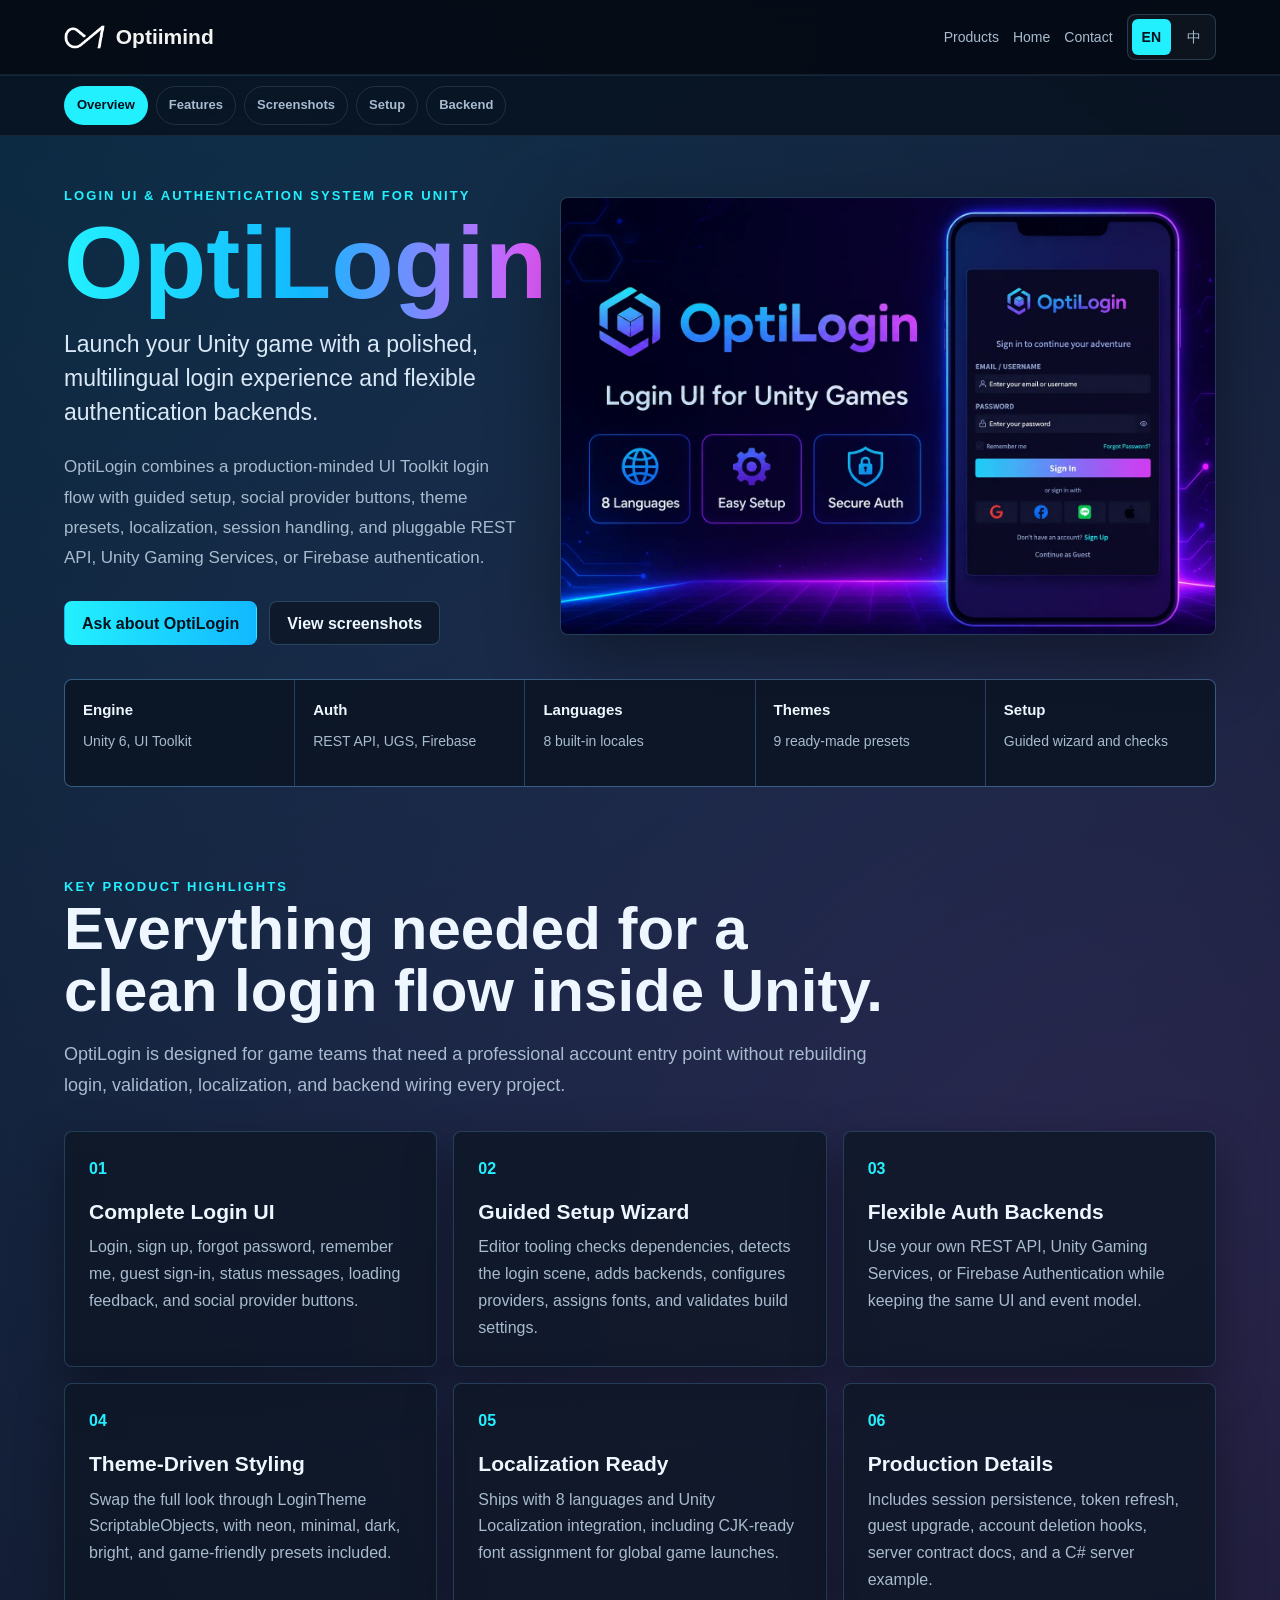
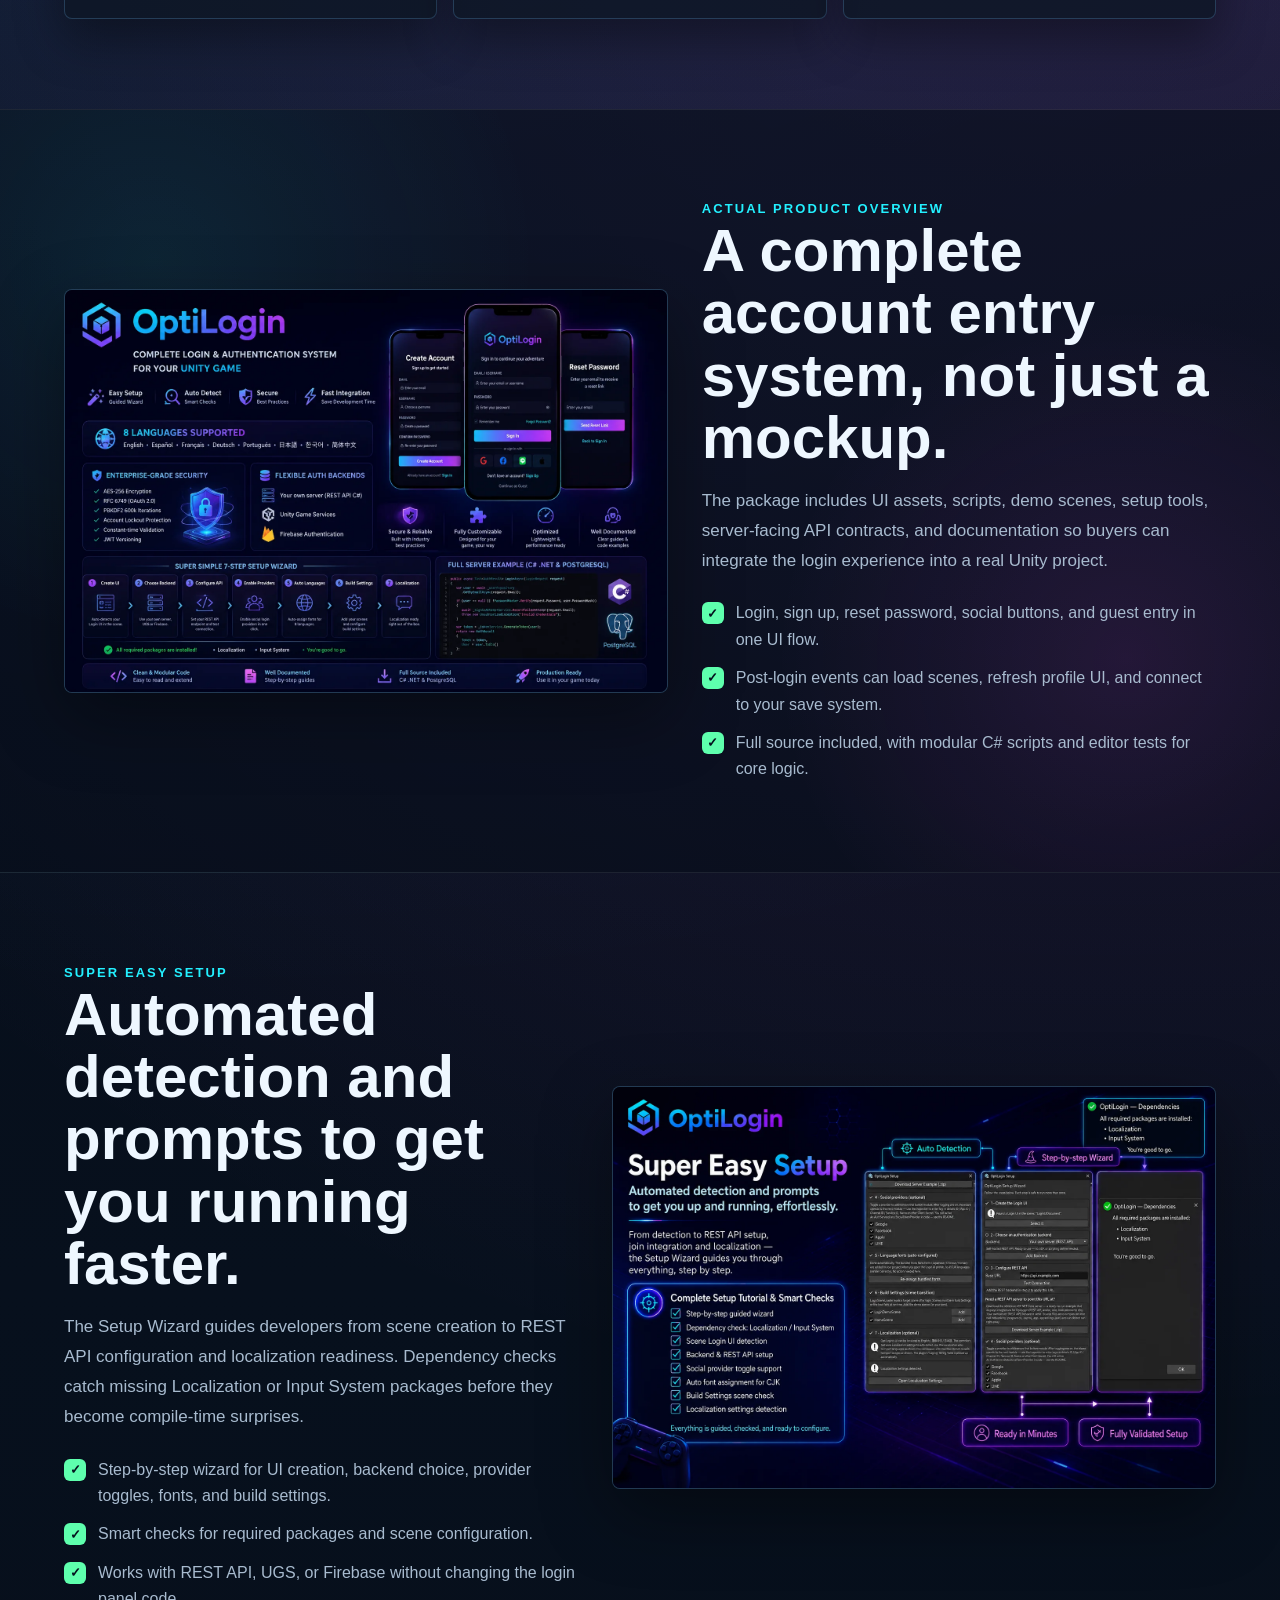
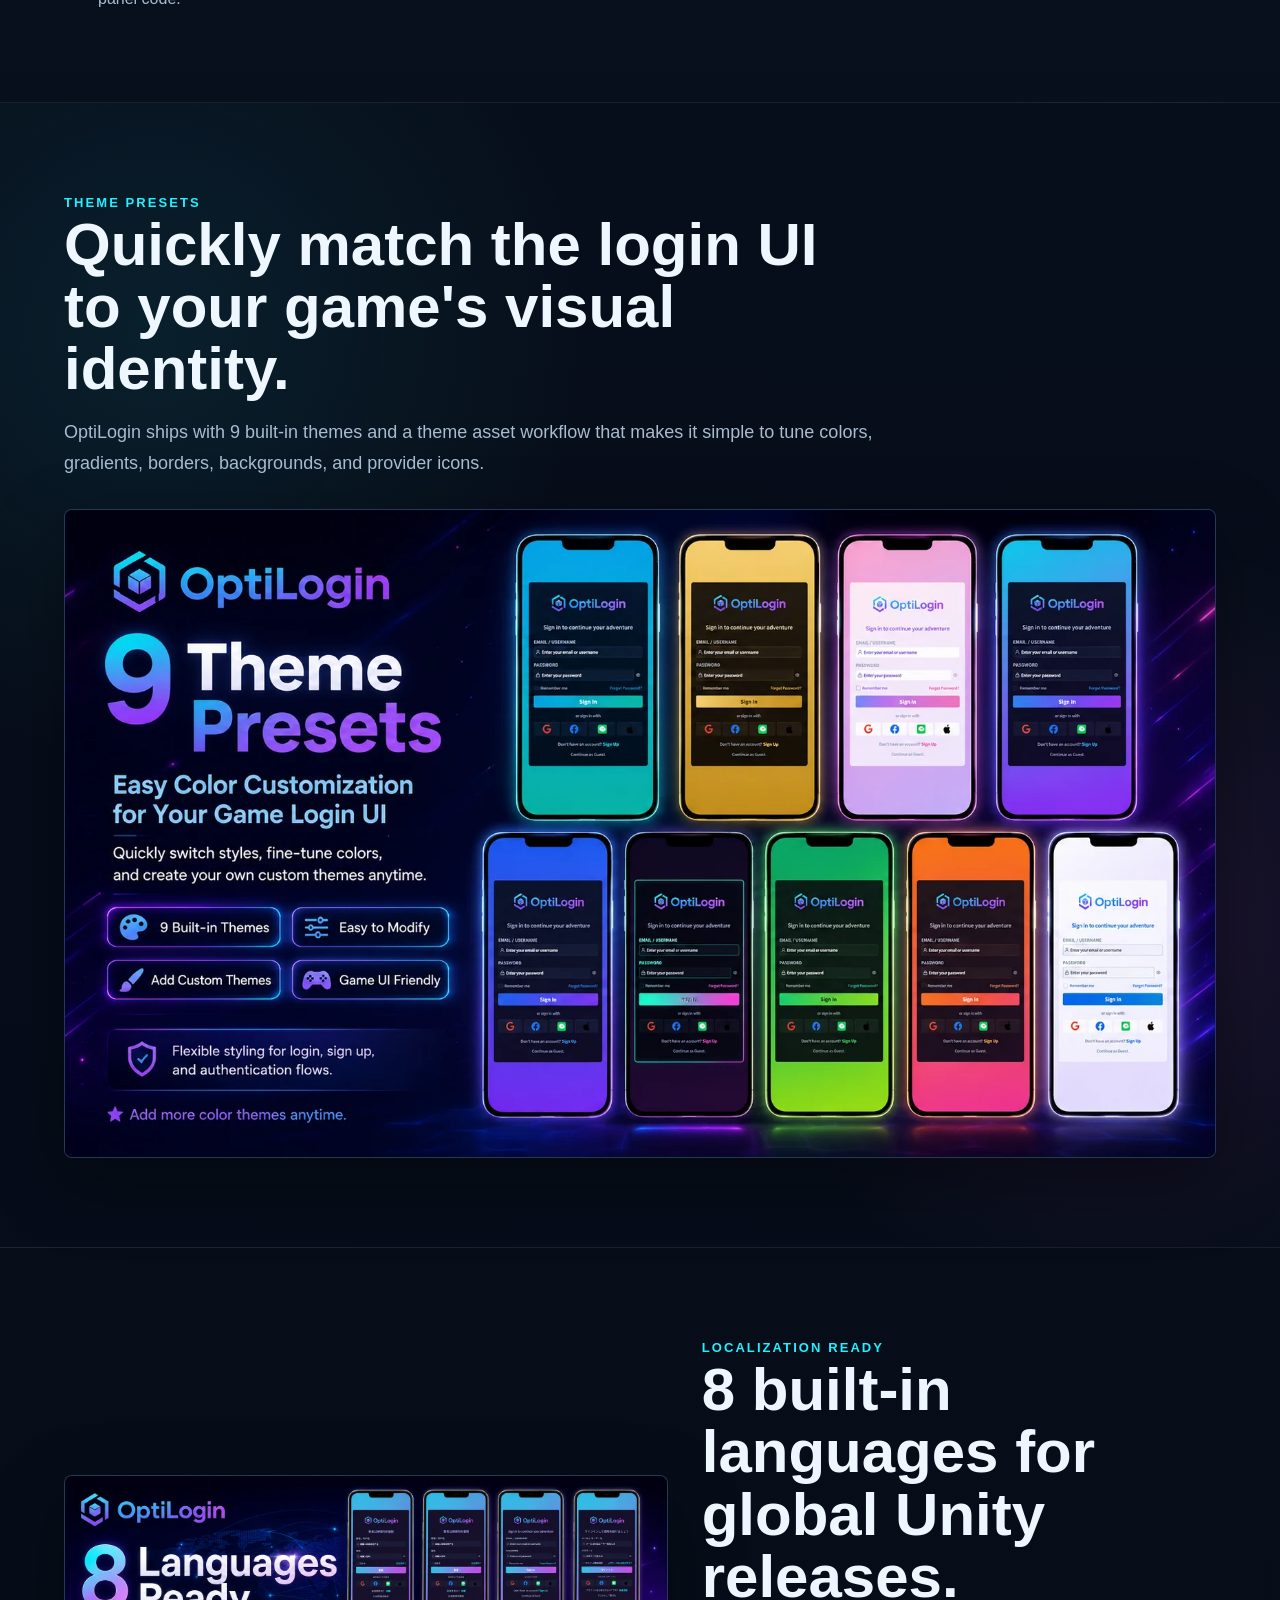
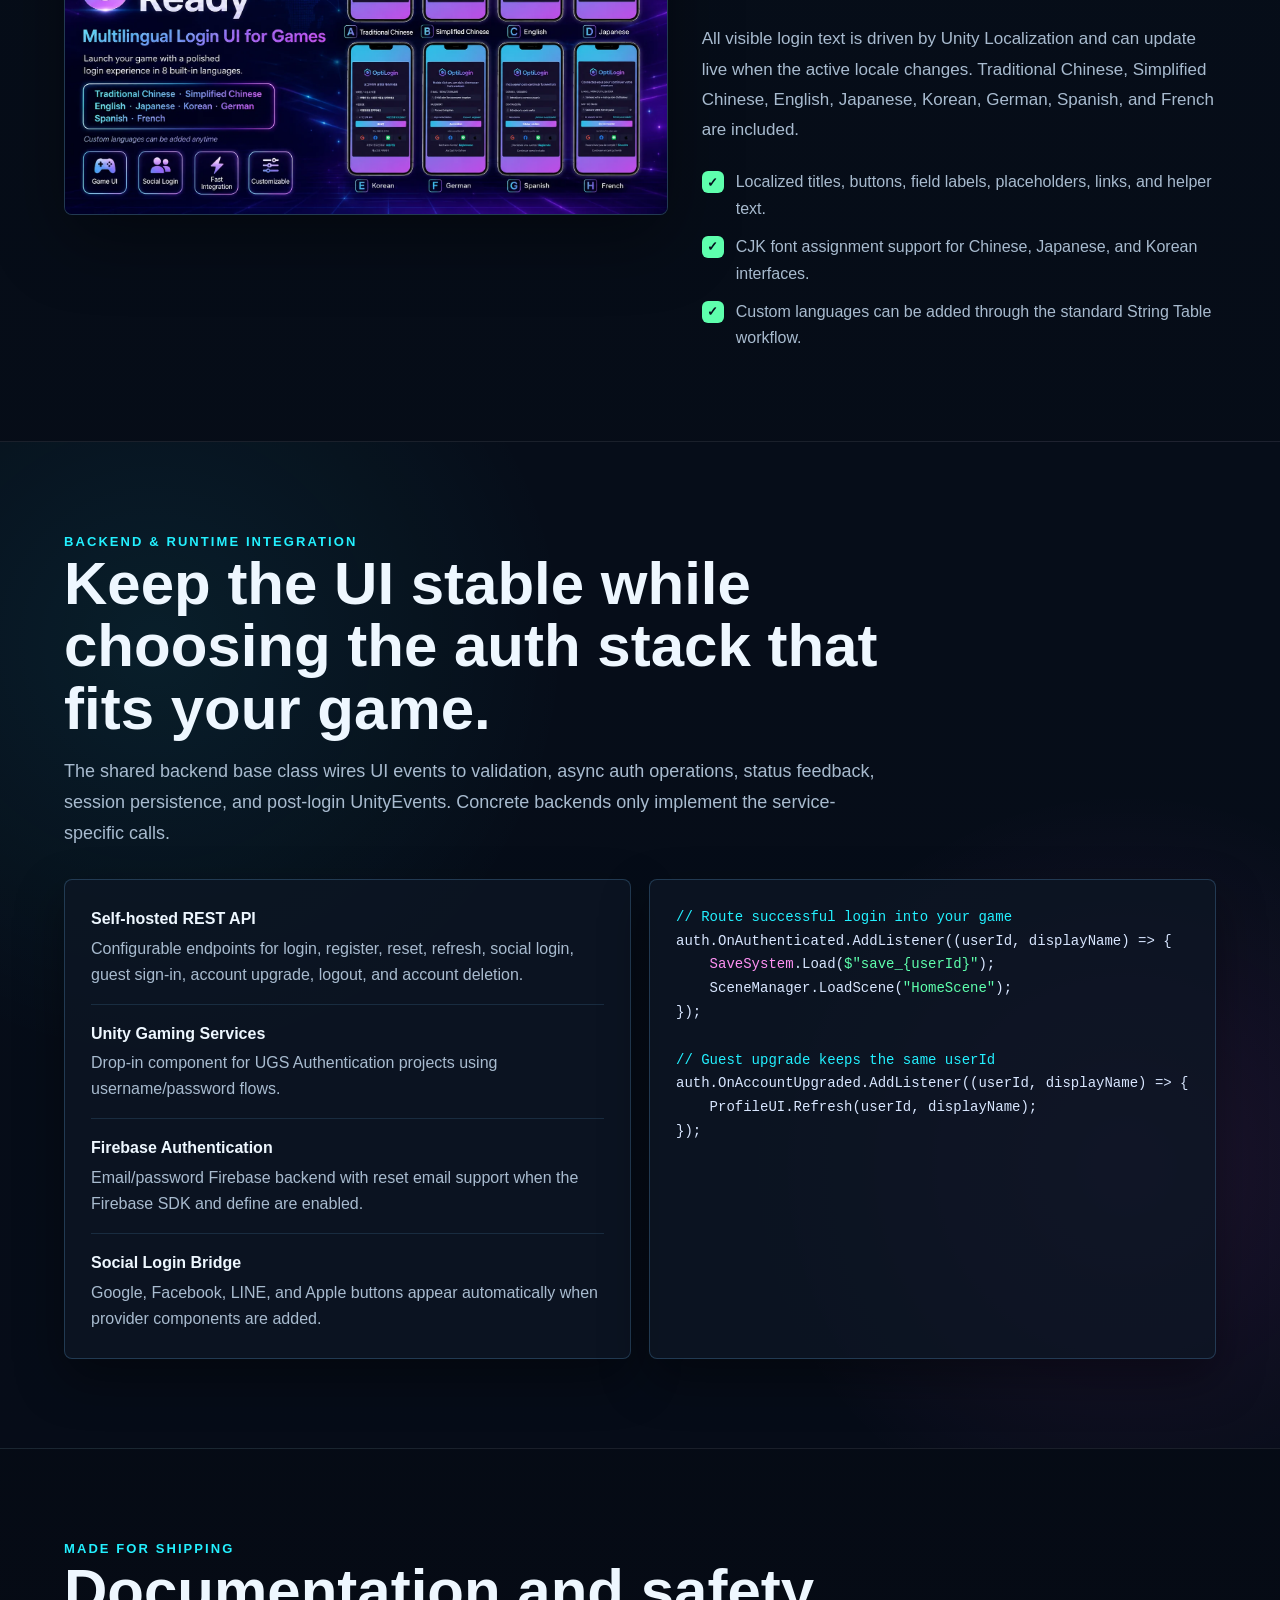
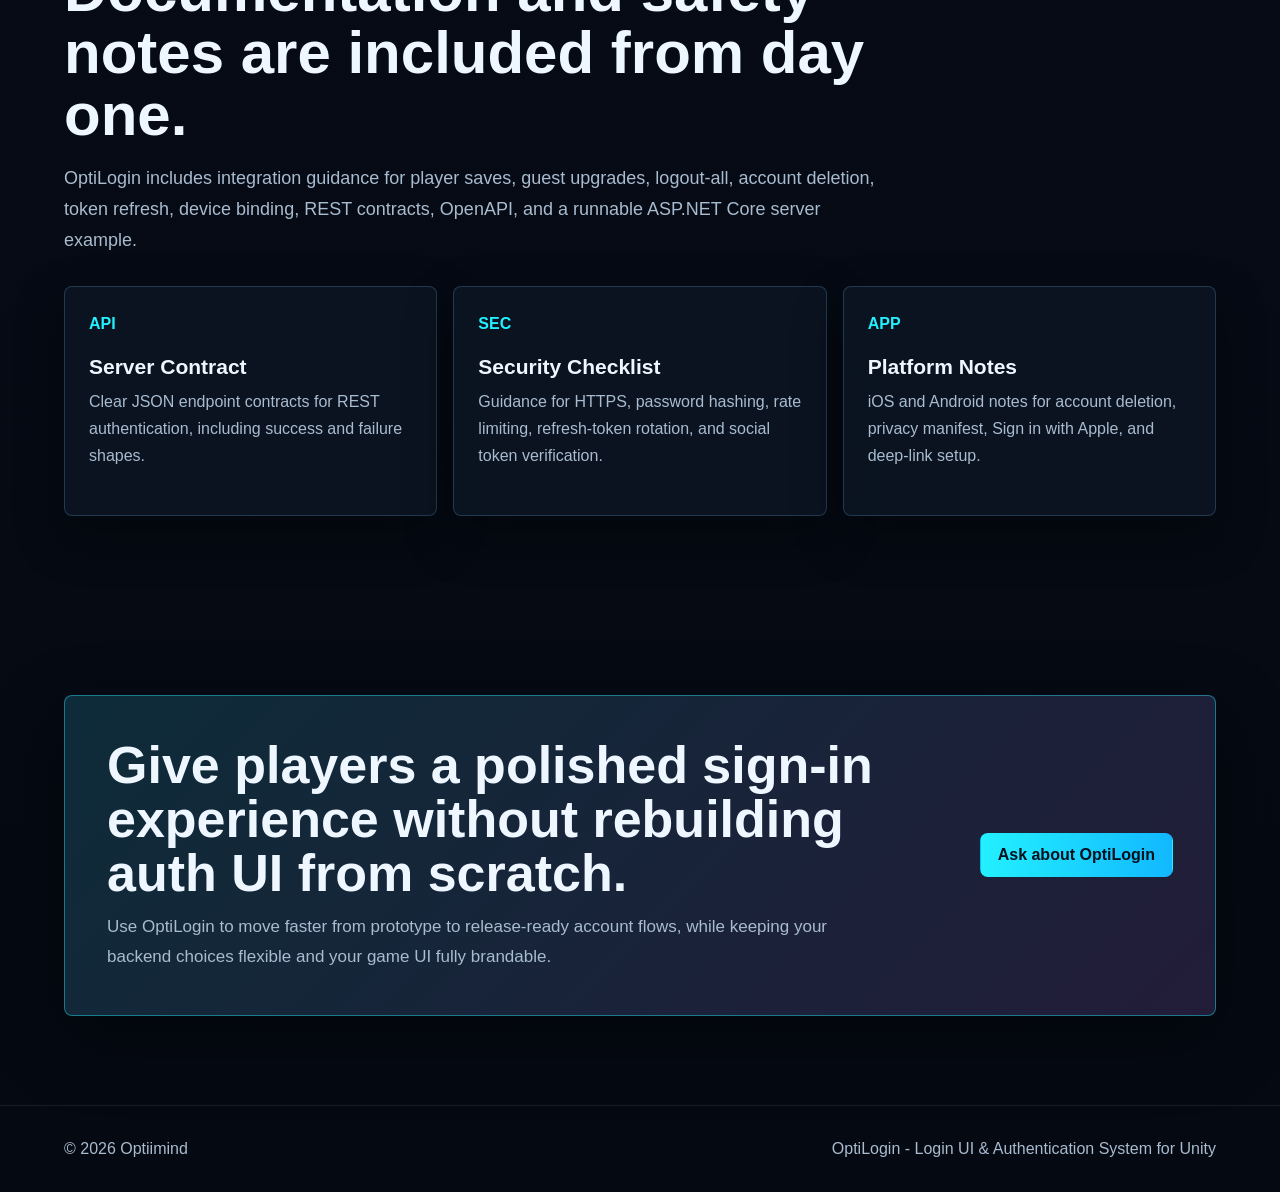
<file: optilogin.html>
<!DOCTYPE html>
<html lang="en">
<head>
  <meta charset="utf-8">
  <meta name="viewport" content="width=device-width, initial-scale=1">
  <title>OptiLogin - Login UI & Authentication System for Unity</title>
  <meta name="description" content="OptiLogin is a multilingual login UI and authentication system for Unity, with guided setup, themes, localization, and REST API, Unity Gaming Services, or Firebase backends.">
  <meta property="og:title" content="OptiLogin - Login UI & Authentication System for Unity">
  <meta property="og:description" content="A production-minded Unity login flow with UI Toolkit, 8 languages, 9 themes, guided setup, and pluggable authentication backends.">
  <meta property="og:image" content="/assets/optilogin/OptiLogin_POMO.png">
  <meta property="og:type" content="website">
  <script async src="https://www.googletagmanager.com/gtag/js?id=G-KVHVV4RY7C"></script>
  <script>
    window.dataLayer = window.dataLayer || [];
    function gtag(){dataLayer.push(arguments);}
    gtag('js', new Date());
    gtag('config', 'G-KVHVV4RY7C');
  </script>
  <style>
    :root {
      --bg: #07101d;
      --panel: #0d1725;
      --panel-2: #101c2e;
      --line: rgba(116, 196, 255, 0.22);
      --line-strong: rgba(35, 240, 255, 0.42);
      --text: #eef7ff;
      --muted: #a8bbcf;
      --blue: #12b8ff;
      --cyan: #23f0ff;
      --green: #5effad;
      --pink: #ec58ff;
      --shadow: rgba(0, 0, 0, 0.38);
      --topbar-height: 75px;
      --product-tabs-height: 60px;
    }

    * { box-sizing: border-box; }
    html { scroll-behavior: smooth; }
    body {
      margin: 0;
      background:
        radial-gradient(circle at 18% 0%, rgba(18, 184, 255, 0.2), transparent 34%),
        radial-gradient(circle at 86% 16%, rgba(236, 88, 255, 0.16), transparent 28%),
        linear-gradient(180deg, #050912 0%, var(--bg) 38%, #050912 100%);
      color: var(--text);
      font-family: "Hanken Grotesk", "Noto Sans TC", "Segoe UI", Arial, sans-serif;
      line-height: 1.6;
    }

    a { color: inherit; text-decoration: none; }
    img { display: block; max-width: 100%; height: auto; }

    .topbar {
      position: sticky;
      top: 0;
      z-index: 20;
      display: flex;
      justify-content: space-between;
      align-items: center;
      gap: 24px;
      padding: 14px clamp(20px, 5vw, 72px);
      border-bottom: 1px solid rgba(255, 255, 255, 0.08);
      background: rgba(5, 9, 18, 0.9);
      backdrop-filter: blur(16px);
    }

    .brand {
      display: flex;
      align-items: center;
      gap: 11px;
      font-family: Sora, "Noto Sans TC", sans-serif;
      font-size: 21px;
      font-weight: 600;
      color: #f3f4f1;
    }

    .brand-logo {
      display: block;
      width: auto;
      height: 24px;
      flex: 0 0 auto;
    }

    .nav {
      display: flex;
      align-items: center;
      gap: 14px;
      color: var(--muted);
      font-size: 14px;
      white-space: nowrap;
    }

    .nav a {
      border-bottom: 1px solid transparent;
      padding: 6px 0;
    }

    .nav a:hover,
    .nav a.active {
      color: var(--text);
      border-bottom-color: rgba(35, 240, 255, 0.55);
    }

    .site-link {
      color: var(--text);
      font-weight: 750;
    }

    .site-link::before {
      content: "<";
      margin-right: 7px;
      color: var(--cyan);
    }

    .lang {
      display: flex;
      gap: 6px;
      padding: 4px;
      border: 1px solid var(--line);
      border-radius: 8px;
      background: rgba(255,255,255,.04);
    }

    .lang button {
      border: 0;
      color: var(--muted);
      background: transparent;
      border-radius: 6px;
      padding: 7px 10px;
      font: inherit;
      cursor: pointer;
    }

    body[data-lang="en"] .lang button[data-lang="en"],
    body[data-lang="zh"] .lang button[data-lang="zh"] {
      color: #03111d;
      background: var(--cyan);
      font-weight: 800;
    }

    .page-tabs {
      position: sticky;
      top: var(--topbar-height);
      z-index: 15;
      display: flex;
      gap: 8px;
      align-items: center;
      padding: 10px clamp(20px, 5vw, 72px);
      border-bottom: 1px solid rgba(255,255,255,.08);
      background: rgba(7, 16, 29, 0.78);
      backdrop-filter: blur(14px);
      overflow-x: auto;
      white-space: nowrap;
    }

    .page-tabs a {
      border: 1px solid rgba(255,255,255,.11);
      border-radius: 999px;
      color: var(--muted);
      font-size: 13px;
      font-weight: 750;
      padding: 8px 12px;
      transition: color .2s ease, border-color .2s ease, background .2s ease;
    }

    .page-tabs a:hover,
    .page-tabs a.active {
      color: #03111d;
      border-color: transparent;
      background: var(--cyan);
    }

    .hero {
      padding: clamp(28px, 4vw, 56px) clamp(20px, 5vw, 72px) 0;
      scroll-margin-top: calc(var(--topbar-height) + var(--product-tabs-height) + 10px);
    }

    .hero-grid {
      max-width: 1180px;
      margin: 0 auto;
      display: grid;
      grid-template-columns: minmax(0, .82fr) minmax(360px, 1.18fr);
      gap: 40px;
      align-items: center;
    }

    .eyebrow {
      color: var(--cyan);
      text-transform: uppercase;
      letter-spacing: .16em;
      font-weight: 800;
      font-size: 13px;
    }

    h1, h2, h3, p { margin-top: 0; }

    h1 {
      margin: 10px 0 18px;
      font-size: clamp(48px, 8vw, 106px);
      line-height: .9;
      letter-spacing: 0;
    }

    h2 {
      margin-bottom: 16px;
      font-size: clamp(32px, 4.7vw, 60px);
      line-height: 1.04;
      letter-spacing: 0;
    }

    h3 {
      margin-bottom: 10px;
      font-size: 21px;
      line-height: 1.2;
    }

    .gradient-text {
      background: linear-gradient(90deg, var(--cyan), var(--blue), var(--pink));
      -webkit-background-clip: text;
      background-clip: text;
      color: transparent;
    }

    .lead {
      color: #d9e8f6;
      font-size: clamp(18px, 2.1vw, 23px);
      line-height: 1.48;
    }

    .copy,
    .feature p,
    .rows li,
    .check-list {
      color: var(--muted);
    }

    .copy {
      max-width: 760px;
      font-size: 17px;
      line-height: 1.78;
    }

    .actions {
      display: flex;
      gap: 12px;
      flex-wrap: wrap;
      margin-top: 28px;
    }

    .button {
      display: inline-flex;
      align-items: center;
      justify-content: center;
      min-height: 44px;
      border: 1px solid rgba(116, 196, 255, 0.25);
      border-radius: 8px;
      padding: 0 17px;
      color: var(--text);
      background: rgba(13, 23, 37, .8);
      font-weight: 800;
      transition: transform .2s ease, border-color .2s ease, background .2s ease;
    }

    .button:hover {
      transform: translateY(-2px);
      border-color: rgba(35, 240, 255, .55);
      background: rgba(16, 28, 46, .95);
    }

    .button.primary {
      border-color: transparent;
      color: #03111d;
      background: linear-gradient(90deg, var(--cyan), var(--blue));
    }

    .hero-card,
    .media {
      overflow: hidden;
      border: 1px solid var(--line);
      border-radius: 8px;
      background: rgba(13, 23, 37, .78);
      box-shadow: 0 24px 70px var(--shadow);
    }

    .hero-card img {
      width: 100%;
      aspect-ratio: 3 / 2;
      object-fit: cover;
    }

    .specs {
      max-width: 1180px;
      margin: 34px auto 0;
      display: grid;
      grid-template-columns: repeat(5, 1fr);
      gap: 1px;
      overflow: hidden;
      border: 1px solid var(--line);
      border-radius: 8px;
      background: rgba(116, 196, 255, .16);
    }

    .spec {
      min-height: 106px;
      padding: 18px;
      background: rgba(9, 16, 30, .88);
    }

    .spec b {
      display: block;
      margin-bottom: 6px;
      color: var(--text);
      font-size: 15px;
    }

    .spec span {
      color: var(--muted);
      font-size: 14px;
      line-height: 1.45;
    }

    section {
      padding: clamp(64px, 7vw, 92px) clamp(20px, 5vw, 72px);
      scroll-margin-top: calc(var(--topbar-height) + var(--product-tabs-height) + 14px);
    }

    .section-inner {
      max-width: 1180px;
      margin: 0 auto;
    }

    .section-head {
      max-width: 820px;
      margin-bottom: 30px;
    }

    .section-head p {
      color: var(--muted);
      font-size: 18px;
      line-height: 1.72;
    }

    .feature-grid {
      display: grid;
      grid-template-columns: repeat(3, 1fr);
      gap: 16px;
    }

    .feature,
    .panel {
      border: 1px solid var(--line);
      border-radius: 8px;
      background: rgba(13, 23, 37, .78);
      box-shadow: 0 20px 48px var(--shadow);
    }

    .feature {
      min-height: 230px;
      padding: 24px;
    }

    .num {
      display: block;
      margin-bottom: 18px;
      color: var(--cyan);
      font-weight: 850;
    }

    .feature p {
      margin-bottom: 0;
      line-height: 1.68;
    }

    .band {
      border-block: 1px solid rgba(255,255,255,.08);
      background:
        radial-gradient(circle at 12% 20%, rgba(35, 240, 255, .08), transparent 30%),
        radial-gradient(circle at 88% 72%, rgba(236, 88, 255, .1), transparent 28%),
        rgba(8, 14, 26, .62);
    }

    .split {
      display: grid;
      grid-template-columns: .92fr 1.08fr;
      gap: 34px;
      align-items: center;
    }

    .split.reverse {
      grid-template-columns: 1.08fr .92fr;
    }

    .media img {
      width: 100%;
    }

    .check-list {
      display: grid;
      gap: 12px;
      margin: 24px 0 0;
      padding: 0;
      list-style: none;
      line-height: 1.65;
    }

    .check-list li {
      display: grid;
      grid-template-columns: 22px 1fr;
      gap: 12px;
    }

    .check {
      display: grid;
      place-items: center;
      width: 22px;
      height: 22px;
      margin-top: 2px;
      border-radius: 6px;
      color: #03111d;
      background: var(--green);
      font-weight: 900;
      font-size: 13px;
    }

    .backend-grid {
      display: grid;
      grid-template-columns: 1fr 1fr;
      gap: 18px;
    }

    .panel {
      padding: 26px;
    }

    .rows {
      margin: 0;
      padding: 0;
      list-style: none;
    }

    .rows li {
      padding: 16px 0;
      border-bottom: 1px solid rgba(116, 196, 255, .14);
      line-height: 1.62;
    }

    .rows li:first-child { padding-top: 0; }
    .rows li:last-child { border-bottom: 0; padding-bottom: 0; }

    .rows strong {
      display: block;
      color: var(--text);
      margin-bottom: 4px;
    }

    pre {
      margin: 0;
      overflow: auto;
      color: #d8e6ff;
      font-size: 14px;
      line-height: 1.7;
      white-space: pre;
    }

    .cyan { color: var(--cyan); }
    .pink { color: #ff91f3; }
    .green { color: var(--green); }

    .cta-box {
      display: grid;
      grid-template-columns: 1fr auto;
      gap: 24px;
      align-items: center;
      border: 1px solid var(--line-strong);
      border-radius: 8px;
      padding: clamp(26px, 4vw, 42px);
      background: linear-gradient(135deg, rgba(35, 240, 255, .1), rgba(236, 88, 255, .1)), rgba(13, 23, 37, .88);
      box-shadow: 0 24px 70px var(--shadow);
    }

    .cta-box h2 {
      margin-bottom: 12px;
      font-size: clamp(28px, 4.2vw, 52px);
    }

    .cta-box p { margin-bottom: 0; }

    footer {
      padding: 30px clamp(20px, 5vw, 72px);
      color: var(--muted);
      border-top: 1px solid rgba(255,255,255,.08);
      display: flex;
      justify-content: space-between;
      gap: 18px;
      flex-wrap: wrap;
    }

    body[data-lang="en"] [data-zh],
    body[data-lang="zh"] [data-en] { display: none !important; }

    @media (max-width: 980px) {
      .hero-grid,
      .split,
      .split.reverse,
      .backend-grid,
      .cta-box {
        grid-template-columns: 1fr;
      }

      .hero-card { order: -1; }
      .specs { grid-template-columns: repeat(2, 1fr); }
      .feature-grid { grid-template-columns: repeat(2, 1fr); }
    }

    @media (max-width: 780px) {
      .topbar {
        flex-direction: column;
        align-items: flex-start;
      }

      .nav {
        width: 100%;
        overflow-x: auto;
        padding-bottom: 4px;
      }
    }

    @media (max-width: 640px) {
      .specs,
      .feature-grid {
        grid-template-columns: 1fr;
      }

      .actions .button,
      .cta-box .button {
        width: 100%;
      }
    }
  </style>
</head>
<body data-lang="en">
  <header class="topbar">
    <a class="brand" href="/?lang=en#top2" aria-label="Optiimind home" data-home-link>
      <img class="brand-logo" src="assets/optiimind-logo-obsidian.png" alt="">
      <span>Optiimind</span>
    </a>
    <nav class="nav" aria-label="OptiLogin navigation">
      <a href="/products.html?lang=en" data-products-link data-label-en="Products" data-label-zh="產品">Products</a>
      <a href="/?lang=en#top2" data-home-nav data-label-en="Home" data-label-zh="首頁">Home</a>
      <a href="/contact.html?lang=en" data-contact-link data-label-en="Contact" data-label-zh="聯絡">Contact</a>
      <span class="lang" aria-label="Language">
        <button type="button" data-lang="en">EN</button>
        <button type="button" data-lang="zh">中</button>
      </span>
    </nav>
  </header>

  <nav class="page-tabs" aria-label="Page sections">
    <a class="active" href="#overview" data-nav="overview" data-label-en="Overview" data-label-zh="總覽">Overview</a>
    <a href="#features" data-nav="features" data-label-en="Features" data-label-zh="功能">Features</a>
    <a href="#screenshots" data-nav="screenshots" data-label-en="Screenshots" data-label-zh="截圖">Screenshots</a>
    <a href="#setup" data-nav="setup" data-label-en="Setup" data-label-zh="設定">Setup</a>
    <a href="#backend" data-nav="backend" data-label-en="Backend" data-label-zh="後端">Backend</a>
  </nav>

  <main>
    <section id="overview" class="hero">
      <div class="hero-grid">
        <div>
          <div class="eyebrow" data-en>Login UI & Authentication System for Unity</div>
          <div class="eyebrow" data-zh>Unity 登入 UI 與驗證系統</div>
          <h1><span class="gradient-text">OptiLogin</span></h1>
          <p class="lead" data-en>Launch your Unity game with a polished, multilingual login experience and flexible authentication backends.</p>
          <p class="lead" data-zh>為 Unity 遊戲快速建立精緻、多語系、可接不同後端的登入體驗。</p>
          <p class="copy" data-en>OptiLogin combines a production-minded UI Toolkit login flow with guided setup, social provider buttons, theme presets, localization, session handling, and pluggable REST API, Unity Gaming Services, or Firebase authentication.</p>
          <p class="copy" data-zh>OptiLogin 將 UI Toolkit 登入流程、設定精靈、社群登入按鈕、主題預設、多語系、Session 管理，以及 REST API、Unity Gaming Services 或 Firebase 驗證整合在同一套可量產的 Unity 套件中。</p>
          <div class="actions">
            <a class="button primary" href="/contact.html?lang=en" data-contact-cta data-en>Ask about OptiLogin</a>
            <a class="button primary" href="/contact.html?lang=zh" data-contact-cta data-zh>洽詢 OptiLogin</a>
            <a class="button" href="#screenshots" data-en>View screenshots</a>
            <a class="button" href="#screenshots" data-zh>查看截圖</a>
          </div>
        </div>
        <div class="hero-card">
          <img src="assets/optilogin/OptiLogin_POMO.webp" alt="OptiLogin promotional banner showing Unity login UI on mobile" width="1536" height="1024" decoding="async">
        </div>
      </div>
      <div class="specs" aria-label="OptiLogin product specs">
        <div class="spec"><b data-en>Engine</b><b data-zh>引擎</b><span>Unity 6, UI Toolkit</span></div>
        <div class="spec"><b data-en>Auth</b><b data-zh>驗證</b><span>REST API, UGS, Firebase</span></div>
        <div class="spec"><b data-en>Languages</b><b data-zh>語言</b><span data-en>8 built-in locales</span><span data-zh>內建 8 種語系</span></div>
        <div class="spec"><b data-en>Themes</b><b data-zh>主題</b><span data-en>9 ready-made presets</span><span data-zh>9 組即用主題</span></div>
        <div class="spec"><b data-en>Setup</b><b data-zh>設定</b><span data-en>Guided wizard and checks</span><span data-zh>設定精靈與檢查流程</span></div>
      </div>
    </section>

    <section id="features">
      <div class="section-inner">
        <div class="section-head">
          <div class="eyebrow" data-en>Key Product Highlights</div>
          <div class="eyebrow" data-zh>產品重點</div>
          <h2 data-en>Everything needed for a clean login flow inside Unity.</h2>
          <h2 data-zh>Unity 專案所需的完整登入流程。</h2>
          <p data-en>OptiLogin is designed for game teams that need a professional account entry point without rebuilding login, validation, localization, and backend wiring every project.</p>
          <p data-zh>OptiLogin 適合需要專業帳號入口的遊戲團隊，免去每個專案重做登入、驗證、多語系與後端串接的重複工作。</p>
        </div>
        <div class="feature-grid">
          <article class="feature">
            <span class="num">01</span>
            <h3 data-en>Complete Login UI</h3>
            <h3 data-zh>完整登入 UI</h3>
            <p data-en>Login, sign up, forgot password, remember me, guest sign-in, status messages, loading feedback, and social provider buttons.</p>
            <p data-zh>包含登入、註冊、忘記密碼、記住我、訪客登入、狀態訊息、讀取回饋與社群登入按鈕。</p>
          </article>
          <article class="feature">
            <span class="num">02</span>
            <h3 data-en>Guided Setup Wizard</h3>
            <h3 data-zh>設定精靈</h3>
            <p data-en>Editor tooling checks dependencies, detects the login scene, adds backends, configures providers, assigns fonts, and validates build settings.</p>
            <p data-zh>Editor 工具會檢查相依套件、偵測登入場景、加入後端、設定登入供應商、指定字型並驗證建置設定。</p>
          </article>
          <article class="feature">
            <span class="num">03</span>
            <h3 data-en>Flexible Auth Backends</h3>
            <h3 data-zh>彈性驗證後端</h3>
            <p data-en>Use your own REST API, Unity Gaming Services, or Firebase Authentication while keeping the same UI and event model.</p>
            <p data-zh>可使用自建 REST API、Unity Gaming Services 或 Firebase Authentication，同時維持相同 UI 與事件模型。</p>
          </article>
          <article class="feature">
            <span class="num">04</span>
            <h3 data-en>Theme-Driven Styling</h3>
            <h3 data-zh>主題化外觀</h3>
            <p data-en>Swap the full look through LoginTheme ScriptableObjects, with neon, minimal, dark, bright, and game-friendly presets included.</p>
            <p data-zh>透過 LoginTheme ScriptableObject 切換整體視覺，內建霓虹、極簡、深色、明亮等適合遊戲的主題。</p>
          </article>
          <article class="feature">
            <span class="num">05</span>
            <h3 data-en>Localization Ready</h3>
            <h3 data-zh>多語系就緒</h3>
            <p data-en>Ships with 8 languages and Unity Localization integration, including CJK-ready font assignment for global game launches.</p>
            <p data-zh>內建 8 種語言並整合 Unity Localization，也支援中日韓字型指派，適合全球發行。</p>
          </article>
          <article class="feature">
            <span class="num">06</span>
            <h3 data-en>Production Details</h3>
            <h3 data-zh>量產細節</h3>
            <p data-en>Includes session persistence, token refresh, guest upgrade, account deletion hooks, server contract docs, and a C# server example.</p>
            <p data-zh>包含 Session 保存、Token 更新、訪客升級、帳號刪除掛鉤、伺服器契約文件與 C# 伺服器範例。</p>
          </article>
        </div>
      </div>
    </section>

    <section id="screenshots" class="band">
      <div class="section-inner split reverse">
        <div class="media">
          <img src="assets/optilogin/MainUI.webp" alt="OptiLogin full product feature overview" width="1536" height="1024" decoding="async" loading="lazy">
        </div>
        <div>
          <div class="eyebrow" data-en>Actual Product Overview</div>
          <div class="eyebrow" data-zh>實際產品總覽</div>
          <h2 data-en>A complete account entry system, not just a mockup.</h2>
          <h2 data-zh>不是展示圖，而是完整帳號入口系統。</h2>
          <p class="copy" data-en>The package includes UI assets, scripts, demo scenes, setup tools, server-facing API contracts, and documentation so buyers can integrate the login experience into a real Unity project.</p>
          <p class="copy" data-zh>套件包含 UI 素材、腳本、示範場景、設定工具、伺服器 API 契約與文件，方便買家整合到實際 Unity 專案。</p>
          <ul class="check-list">
            <li><span class="check">✓</span><span data-en>Login, sign up, reset password, social buttons, and guest entry in one UI flow.</span><span data-zh>登入、註冊、重設密碼、社群按鈕與訪客入口集中在同一套 UI 流程。</span></li>
            <li><span class="check">✓</span><span data-en>Post-login events can load scenes, refresh profile UI, and connect to your save system.</span><span data-zh>登入後事件可載入場景、刷新玩家資料 UI，並銜接遊戲存檔系統。</span></li>
            <li><span class="check">✓</span><span data-en>Full source included, with modular C# scripts and editor tests for core logic.</span><span data-zh>提供完整原始碼，包含模組化 C# 腳本與核心邏輯的 Editor 測試。</span></li>
          </ul>
        </div>
      </div>
    </section>

    <section id="setup">
      <div class="section-inner split">
        <div>
          <div class="eyebrow" data-en>Super Easy Setup</div>
          <div class="eyebrow" data-zh>快速設定</div>
          <h2 data-en>Automated detection and prompts to get you running faster.</h2>
          <h2 data-zh>自動偵測與提示，讓專案更快跑起來。</h2>
          <p class="copy" data-en>The Setup Wizard guides developers from scene creation to REST API configuration and localization readiness. Dependency checks catch missing Localization or Input System packages before they become compile-time surprises.</p>
          <p class="copy" data-zh>設定精靈會引導開發者完成場景建立、REST API 設定與多語系準備。相依套件檢查也會提前找出缺少的 Localization 或 Input System，避免編譯時才發現問題。</p>
          <ul class="check-list">
            <li><span class="check">✓</span><span data-en>Step-by-step wizard for UI creation, backend choice, provider toggles, fonts, and build settings.</span><span data-zh>逐步設定 UI 建立、後端選擇、登入供應商開關、字型與建置設定。</span></li>
            <li><span class="check">✓</span><span data-en>Smart checks for required packages and scene configuration.</span><span data-zh>智慧檢查必要套件與場景配置。</span></li>
            <li><span class="check">✓</span><span data-en>Works with REST API, UGS, or Firebase without changing the login panel code.</span><span data-zh>不需改登入面板程式碼，就能搭配 REST API、UGS 或 Firebase。</span></li>
          </ul>
        </div>
        <div class="media">
          <img src="assets/optilogin/Market_EasySetup3.webp" alt="OptiLogin setup wizard and dependency check windows" width="1536" height="1024" decoding="async" loading="lazy">
        </div>
      </div>
    </section>

    <section id="themes" class="band">
      <div class="section-inner">
        <div class="section-head">
          <div class="eyebrow" data-en>Theme Presets</div>
          <div class="eyebrow" data-zh>主題預設</div>
          <h2 data-en>Quickly match the login UI to your game's visual identity.</h2>
          <h2 data-zh>快速讓登入 UI 符合遊戲的視覺識別。</h2>
          <p data-en>OptiLogin ships with 9 built-in themes and a theme asset workflow that makes it simple to tune colors, gradients, borders, backgrounds, and provider icons.</p>
          <p data-zh>OptiLogin 內建 9 組主題，並提供主題資產流程，可調整色彩、漸層、邊框、背景與登入供應商 icon。</p>
        </div>
        <div class="media">
          <img src="assets/optilogin/Market_Theme.webp" alt="OptiLogin nine theme presets" width="1672" height="941" decoding="async" loading="lazy">
        </div>
      </div>
    </section>

    <section id="languages">
      <div class="section-inner split reverse">
        <div class="media">
          <img src="assets/optilogin/Market_Langauge.webp" alt="OptiLogin multilingual login UI in eight languages" width="1672" height="941" decoding="async" loading="lazy">
        </div>
        <div>
          <div class="eyebrow" data-en>Localization Ready</div>
          <div class="eyebrow" data-zh>多語系就緒</div>
          <h2 data-en>8 built-in languages for global Unity releases.</h2>
          <h2 data-zh>內建 8 種語言，支援全球 Unity 發行。</h2>
          <p class="copy" data-en>All visible login text is driven by Unity Localization and can update live when the active locale changes. Traditional Chinese, Simplified Chinese, English, Japanese, Korean, German, Spanish, and French are included.</p>
          <p class="copy" data-zh>所有登入文字皆由 Unity Localization 驅動，切換語系時可即時更新。內建繁體中文、簡體中文、英文、日文、韓文、德文、西班牙文與法文。</p>
          <ul class="check-list">
            <li><span class="check">✓</span><span data-en>Localized titles, buttons, field labels, placeholders, links, and helper text.</span><span data-zh>標題、按鈕、欄位標籤、placeholder、連結與提示文字皆可本地化。</span></li>
            <li><span class="check">✓</span><span data-en>CJK font assignment support for Chinese, Japanese, and Korean interfaces.</span><span data-zh>支援中日韓介面的 CJK 字型指派。</span></li>
            <li><span class="check">✓</span><span data-en>Custom languages can be added through the standard String Table workflow.</span><span data-zh>可透過標準 String Table 流程加入自訂語言。</span></li>
          </ul>
        </div>
      </div>
    </section>

    <section id="backend" class="band">
      <div class="section-inner">
        <div class="section-head">
          <div class="eyebrow" data-en>Backend & Runtime Integration</div>
          <div class="eyebrow" data-zh>後端與執行期整合</div>
          <h2 data-en>Keep the UI stable while choosing the auth stack that fits your game.</h2>
          <h2 data-zh>保留同一套 UI，自由選擇適合遊戲的驗證架構。</h2>
          <p data-en>The shared backend base class wires UI events to validation, async auth operations, status feedback, session persistence, and post-login UnityEvents. Concrete backends only implement the service-specific calls.</p>
          <p data-zh>共用後端基底類別會把 UI 事件接到驗證、非同步登入流程、狀態回饋、Session 保存與登入後 UnityEvent；具體後端只需實作各服務的呼叫。</p>
        </div>
        <div class="backend-grid">
          <div class="panel">
            <ul class="rows">
              <li><strong data-en>Self-hosted REST API</strong><strong data-zh>自架 REST API</strong><span data-en>Configurable endpoints for login, register, reset, refresh, social login, guest sign-in, account upgrade, logout, and account deletion.</span><span data-zh>可設定登入、註冊、重設、刷新、社群登入、訪客登入、帳號升級、登出與帳號刪除端點。</span></li>
              <li><strong data-en>Unity Gaming Services</strong><strong data-zh>Unity Gaming Services</strong><span data-en>Drop-in component for UGS Authentication projects using username/password flows.</span><span data-zh>提供可直接掛載的 UGS Authentication 元件，支援帳號密碼流程。</span></li>
              <li><strong data-en>Firebase Authentication</strong><strong data-zh>Firebase Authentication</strong><span data-en>Email/password Firebase backend with reset email support when the Firebase SDK and define are enabled.</span><span data-zh>啟用 Firebase SDK 與 define 後，可使用 email/password 後端與重設密碼 email。</span></li>
              <li><strong data-en>Social Login Bridge</strong><strong data-zh>社群登入橋接</strong><span data-en>Google, Facebook, LINE, and Apple buttons appear automatically when provider components are added.</span><span data-zh>加入供應商元件後，Google、Facebook、LINE 與 Apple 按鈕會自動顯示。</span></li>
            </ul>
          </div>
          <div class="panel">
            <pre><span class="cyan">// Route successful login into your game</span>
auth.OnAuthenticated.AddListener((userId, displayName) => {
    <span class="pink">SaveSystem</span>.Load(<span class="green">$"save_{userId}"</span>);
    SceneManager.LoadScene(<span class="green">"HomeScene"</span>);
});

<span class="cyan">// Guest upgrade keeps the same userId</span>
auth.OnAccountUpgraded.AddListener((userId, displayName) => {
    ProfileUI.Refresh(userId, displayName);
});</pre>
          </div>
        </div>
      </div>
    </section>

    <section>
      <div class="section-inner">
        <div class="section-head">
          <div class="eyebrow" data-en>Made For Shipping</div>
          <div class="eyebrow" data-zh>面向正式上線</div>
          <h2 data-en>Documentation and safety notes are included from day one.</h2>
          <h2 data-zh>文件與安全注意事項一次備齊。</h2>
          <p data-en>OptiLogin includes integration guidance for player saves, guest upgrades, logout-all, account deletion, token refresh, device binding, REST contracts, OpenAPI, and a runnable ASP.NET Core server example.</p>
          <p data-zh>OptiLogin 包含玩家存檔、訪客升級、全裝置登出、帳號刪除、Token 更新、裝置綁定、REST 契約、OpenAPI，以及可執行 ASP.NET Core 伺服器範例的整合指引。</p>
        </div>
        <div class="feature-grid">
          <article class="feature">
            <span class="num">API</span>
            <h3 data-en>Server Contract</h3>
            <h3 data-zh>伺服器契約</h3>
            <p data-en>Clear JSON endpoint contracts for REST authentication, including success and failure shapes.</p>
            <p data-zh>提供清楚的 REST 驗證 JSON 端點契約，包含成功與失敗格式。</p>
          </article>
          <article class="feature">
            <span class="num">SEC</span>
            <h3 data-en>Security Checklist</h3>
            <h3 data-zh>安全檢查清單</h3>
            <p data-en>Guidance for HTTPS, password hashing, rate limiting, refresh-token rotation, and social token verification.</p>
            <p data-zh>涵蓋 HTTPS、密碼雜湊、速率限制、Refresh Token 輪替與社群 Token 驗證建議。</p>
          </article>
          <article class="feature">
            <span class="num">APP</span>
            <h3 data-en>Platform Notes</h3>
            <h3 data-zh>平台注意事項</h3>
            <p data-en>iOS and Android notes for account deletion, privacy manifest, Sign in with Apple, and deep-link setup.</p>
            <p data-zh>包含 iOS 與 Android 的帳號刪除、隱私權 manifest、Apple 登入與 deep link 設定注意事項。</p>
          </article>
        </div>
      </div>
    </section>

    <section id="contact-cta" class="cta">
      <div class="section-inner">
        <div class="cta-box">
          <div>
            <h2 data-en>Give players a polished sign-in experience without rebuilding auth UI from scratch.</h2>
            <h2 data-zh>不用從零重做驗證 UI，也能給玩家精緻的登入體驗。</h2>
            <p class="copy" data-en>Use OptiLogin to move faster from prototype to release-ready account flows, while keeping your backend choices flexible and your game UI fully brandable.</p>
            <p class="copy" data-zh>用 OptiLogin 更快把原型推進到可上線的帳號流程，同時保留彈性的後端選擇與可品牌化的遊戲 UI。</p>
          </div>
          <a class="button primary" href="/contact.html?lang=en" data-contact-cta data-en>Ask about OptiLogin</a>
          <a class="button primary" href="/contact.html?lang=zh" data-contact-cta data-zh>洽詢 OptiLogin</a>
        </div>
      </div>
    </section>
  </main>

  <footer>
    <span>© 2026 Optiimind</span>
    <span data-en>OptiLogin - Login UI & Authentication System for Unity</span>
    <span data-zh>OptiLogin - Unity 登入 UI 與驗證系統</span>
  </footer>

  <script>
    const requestedLang = new URLSearchParams(window.location.search).get('lang');
    let storedLang = null;
    try { storedLang = localStorage.getItem('optimind-lang'); } catch (error) {}
    const initialLang = requestedLang === 'zh' || requestedLang === 'en' ? requestedLang : storedLang || 'en';
    const buttons = document.querySelectorAll('.lang button');
    const sectionLinks = document.querySelectorAll('[data-nav]');
    const topbar = document.querySelector('.topbar');
    const pageTabs = document.querySelector('.page-tabs');
    const sections = ['overview', 'features', 'screenshots', 'setup', 'backend', 'contact-cta']
      .map((id) => document.getElementById(id))
      .filter(Boolean);

    function normalizeLang(lang) {
      return lang === 'zh' ? 'zh' : 'en';
    }

    function updateStickyOffsets() {
      const topbarHeight = topbar ? Math.ceil(topbar.getBoundingClientRect().height) : 75;
      const tabsHeight = pageTabs ? Math.ceil(pageTabs.getBoundingClientRect().height) : 60;
      document.documentElement.style.setProperty('--topbar-height', topbarHeight + 'px');
      document.documentElement.style.setProperty('--product-tabs-height', tabsHeight + 'px');
    }

    function updateLocalizedLabels(lang) {
      const key = lang === 'zh' ? 'labelZh' : 'labelEn';
      document.querySelectorAll('[data-label-en][data-label-zh]').forEach((item) => {
        item.textContent = item.dataset[key];
      });
    }

    function updateLanguageLinks(lang) {
      const nextLang = normalizeLang(lang);
      document.querySelectorAll('[data-home-link], [data-home-nav]').forEach((link) => { link.href = '/?lang=' + nextLang + '#top2'; });
      document.querySelectorAll('[data-products-link]').forEach((link) => { link.href = '/products.html?lang=' + nextLang; });
      document.querySelectorAll('[data-contact-link], [data-contact-cta]').forEach((link) => { link.href = '/contact.html?lang=' + nextLang; });
    }

    function updateLanguage(lang) {
      const nextLang = normalizeLang(lang);
      document.body.setAttribute('data-lang', nextLang);
      document.documentElement.setAttribute('lang', nextLang === 'zh' ? 'zh-Hant' : 'en');
      try { localStorage.setItem('optimind-lang', nextLang); } catch (error) {}
      updateLanguageLinks(nextLang);
      updateLocalizedLabels(nextLang);
      buttons.forEach((button) => {
        button.classList.toggle('active', button.getAttribute('data-lang') === nextLang);
      });
      const url = new URL(window.location.href);
      url.searchParams.set('lang', nextLang);
      history.replaceState(null, '', url.pathname + url.search + url.hash);
      updateStickyOffsets();
    }

    function setActiveSection(id) {
      sectionLinks.forEach((link) => {
        link.classList.toggle('active', link.getAttribute('data-nav') === id);
      });
    }

    function syncActiveFromHash() {
      const hashId = window.location.hash.replace('#', '');
      const target = sections.find((section) => section.id === hashId);
      setActiveSection(target ? target.id : 'overview');
    }

    updateLanguage(initialLang);
    updateStickyOffsets();
    syncActiveFromHash();
    window.addEventListener('resize', updateStickyOffsets);
    window.addEventListener('hashchange', syncActiveFromHash);

    buttons.forEach((button) => {
      button.addEventListener('click', () => updateLanguage(button.getAttribute('data-lang')));
    });

    sectionLinks.forEach((link) => {
      link.addEventListener('click', () => {
        setActiveSection(link.getAttribute('data-nav'));
      });
    });

    if ('IntersectionObserver' in window) {
      const observer = new IntersectionObserver((entries) => {
        const visible = entries
          .filter((entry) => entry.isIntersecting)
          .sort((a, b) => b.intersectionRatio - a.intersectionRatio)[0];
        if (visible && visible.target.id) setActiveSection(visible.target.id);
      }, {
        rootMargin: '-24% 0px -58% 0px',
        threshold: [0.1, 0.25, 0.45]
      });

      sections.forEach((section) => observer.observe(section));
    }
  </script>
</body>
</html>
</file>
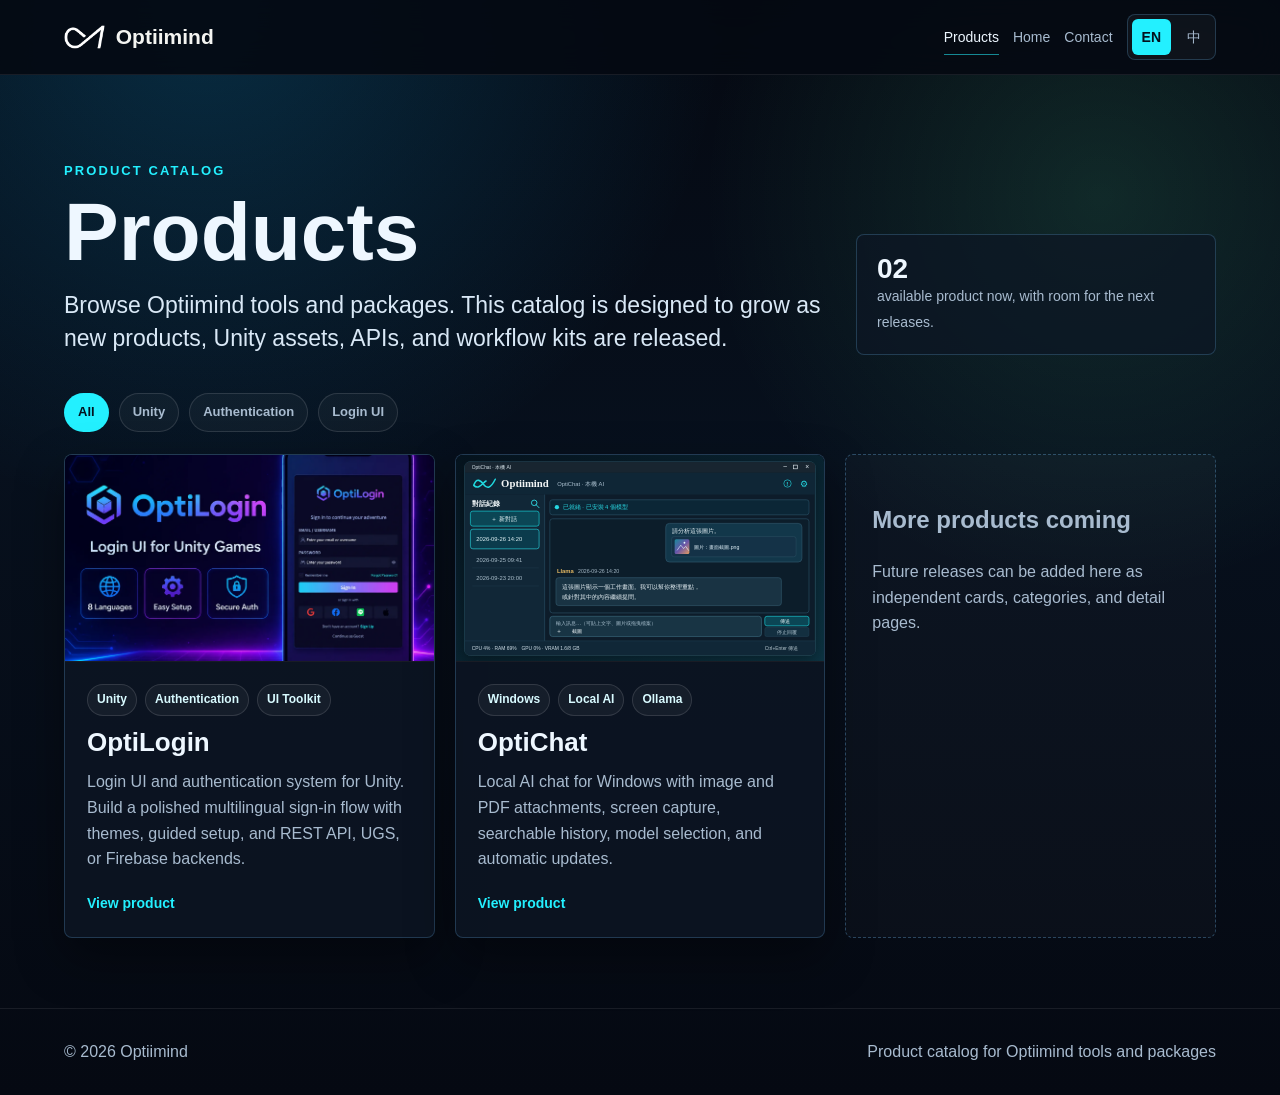
<file: products.html>
<!DOCTYPE html>
<html lang="en">
<head>
  <meta charset="UTF-8">
  <meta name="viewport" content="width=device-width, initial-scale=1">
  <title>Products - Optiimind</title>
  <meta name="description" content="Browse Optiimind products, tools, and technical packages.">
  <style>
    :root {
      --bg: #07101d;
      --panel: #0d1725;
      --line: rgba(116, 196, 255, 0.22);
      --text: #eef7ff;
      --muted: #a8bbcf;
      --blue: #12b8ff;
      --cyan: #23f0ff;
      --green: #5effad;
      --shadow: rgba(0, 0, 0, 0.38);
    }

    * { box-sizing: border-box; }
    body {
      margin: 0;
      background:
        radial-gradient(circle at 16% 0%, rgba(18, 184, 255, 0.2), transparent 34%),
        radial-gradient(circle at 86% 18%, rgba(94, 255, 173, 0.12), transparent 28%),
        linear-gradient(180deg, #050912 0%, var(--bg) 42%, #050912 100%);
      color: var(--text);
      font-family: "Hanken Grotesk", "Noto Sans TC", "Segoe UI", Arial, sans-serif;
      line-height: 1.6;
      min-height: 100vh;
    }

    a { color: inherit; text-decoration: none; }
    img { display: block; max-width: 100%; height: auto; }

    .topbar {
      position: sticky;
      top: 0;
      z-index: 20;
      display: flex;
      justify-content: space-between;
      align-items: center;
      gap: 24px;
      padding: 14px clamp(20px, 5vw, 72px);
      border-bottom: 1px solid rgba(255,255,255,.08);
      background: rgba(5, 9, 18, .9);
      backdrop-filter: blur(16px);
    }

    .brand {
      display: flex;
      align-items: center;
      gap: 11px;
      font-family: Sora, "Noto Sans TC", sans-serif;
      font-size: 21px;
      font-weight: 600;
      color: #f3f4f1;
    }

    .brand-logo {
      width: auto;
      height: 24px;
    }

    .nav {
      display: flex;
      align-items: center;
      gap: 14px;
      color: var(--muted);
      font-size: 14px;
      white-space: nowrap;
    }

    .nav a {
      border-bottom: 1px solid transparent;
      padding: 6px 0;
    }

    .nav a:hover,
    .nav a.active {
      color: var(--text);
      border-bottom-color: rgba(35, 240, 255, .55);
    }

    .lang {
      display: flex;
      gap: 6px;
      padding: 4px;
      border: 1px solid var(--line);
      border-radius: 8px;
      background: rgba(255,255,255,.04);
    }

    .lang button {
      border: 0;
      color: var(--muted);
      background: transparent;
      border-radius: 6px;
      padding: 7px 10px;
      font: inherit;
      cursor: pointer;
    }

    body[data-lang="en"] .lang button[data-lang="en"],
    body[data-lang="zh"] .lang button[data-lang="zh"] {
      color: #03111d;
      background: var(--cyan);
      font-weight: 800;
    }

    main {
      padding: clamp(42px, 7vw, 86px) clamp(20px, 5vw, 72px) 70px;
    }

    .hero {
      max-width: 1160px;
      margin: 0 auto 38px;
      display: grid;
      grid-template-columns: minmax(0, 1fr) minmax(240px, 360px);
      gap: 34px;
      align-items: end;
    }

    .eyebrow {
      color: var(--cyan);
      text-transform: uppercase;
      letter-spacing: .16em;
      font-weight: 800;
      font-size: 13px;
    }

    h1 {
      margin: 10px 0 16px;
      font-size: clamp(42px, 7vw, 82px);
      line-height: .98;
      letter-spacing: 0;
    }

    .lead {
      max-width: 760px;
      margin: 0;
      color: #d9e8f6;
      font-size: clamp(18px, 2.1vw, 23px);
      line-height: 1.45;
    }

    .summary-box {
      border: 1px solid var(--line);
      border-radius: 8px;
      padding: 20px;
      background: rgba(13, 23, 37, .72);
    }

    .summary-box strong {
      display: block;
      color: var(--text);
      font-size: 28px;
      line-height: 1;
    }

    .summary-box span {
      color: var(--muted);
      font-size: 14px;
    }

    .catalog {
      max-width: 1160px;
      margin: 0 auto;
    }

    .filters {
      display: flex;
      gap: 10px;
      flex-wrap: wrap;
      margin-bottom: 22px;
    }

    .filter {
      border: 1px solid rgba(255,255,255,.12);
      border-radius: 999px;
      color: var(--muted);
      background: rgba(255,255,255,.035);
      padding: 8px 13px;
      font-size: 13px;
      font-weight: 750;
    }

    .filter.active {
      color: #03111d;
      background: var(--cyan);
      border-color: transparent;
    }

    .product-grid {
      display: grid;
      grid-template-columns: repeat(auto-fit, minmax(290px, 1fr));
      gap: 20px;
    }

    .product-card {
      display: grid;
      overflow: hidden;
      border: 1px solid var(--line);
      border-radius: 8px;
      background: rgba(13, 23, 37, .78);
      box-shadow: 0 20px 48px var(--shadow);
      transition: transform .2s ease, border-color .2s ease, background .2s ease;
    }

    .product-card:hover {
      transform: translateY(-3px);
      border-color: rgba(35, 240, 255, .6);
      background: rgba(16, 28, 46, .9);
    }

    .product-media {
      aspect-ratio: 16 / 9;
      overflow: hidden;
      background: #050912;
      border-bottom: 1px solid rgba(255,255,255,.08);
    }

    .product-media img {
      width: 100%;
      height: 100%;
      object-fit: cover;
    }

    .product-body {
      padding: 22px;
    }

    .product-meta {
      display: flex;
      gap: 8px;
      flex-wrap: wrap;
      margin-bottom: 12px;
    }

    .tag {
      border: 1px solid rgba(255,255,255,.12);
      border-radius: 999px;
      color: #d8faff;
      background: rgba(255,255,255,.045);
      padding: 5px 9px;
      font-size: 12px;
      font-weight: 750;
    }

    .product-card h2 {
      margin: 0;
      font-size: 26px;
      line-height: 1.15;
    }

    .product-card p {
      margin: 12px 0 18px;
      color: var(--muted);
    }

    .product-action {
      color: var(--cyan);
      font-size: 14px;
      font-weight: 850;
    }

    .empty-card {
      border: 1px dashed rgba(116, 196, 255, .3);
      border-radius: 8px;
      padding: 26px;
      color: var(--muted);
      background: rgba(255,255,255,.025);
    }

    footer {
      padding: 30px clamp(20px, 5vw, 72px);
      color: var(--muted);
      border-top: 1px solid rgba(255,255,255,.08);
      display: flex;
      justify-content: space-between;
      gap: 18px;
      flex-wrap: wrap;
    }

    body[data-lang="en"] [data-zh],
    body[data-lang="zh"] [data-en] { display: none !important; }

    @media (max-width: 780px) {
      .topbar,
      .hero {
        align-items: flex-start;
        grid-template-columns: 1fr;
      }

      .topbar {
        flex-direction: column;
      }

      .nav {
        width: 100%;
        overflow-x: auto;
        padding-bottom: 4px;
      }
    }
  </style>
</head>
<body data-lang="en">
  <header class="topbar">
    <a class="brand" href="/?lang=en#top2" aria-label="Optiimind home" data-home-link>
      <img class="brand-logo" src="assets/optiimind-logo-obsidian.png" alt="">
      <span>Optiimind</span>
    </a>
    <nav class="nav" aria-label="Product catalog navigation">
      <a class="active" href="/products.html?lang=en" data-products-link data-label-en="Products" data-label-zh="產品">Products</a>
      <a href="/?lang=en#top2" data-home-nav data-label-en="Home" data-label-zh="首頁">Home</a>
      <a href="/contact.html?lang=en" data-contact-link data-label-en="Contact" data-label-zh="聯絡">Contact</a>
      <span class="lang" aria-label="Language">
        <button type="button" data-lang="en">EN</button>
        <button type="button" data-lang="zh">中</button>
      </span>
    </nav>
  </header>

  <main>
    <section class="hero">
      <div>
        <div class="eyebrow" data-en>Product Catalog</div>
        <div class="eyebrow" data-zh>產品目錄</div>
        <h1 data-en>Products</h1>
        <h1 data-zh>產品</h1>
        <p class="lead" data-en>Browse Optiimind tools and packages. This catalog is designed to grow as new products, Unity assets, APIs, and workflow kits are released.</p>
        <p class="lead" data-zh>瀏覽 Optiimind 的產品、工具與技術套件。這個目錄會隨著未來推出更多 Unity Asset、API 與工作流工具持續擴充。</p>
      </div>
      <div class="summary-box">
        <strong>02</strong>
        <span data-en>available product now, with room for the next releases.</span>
        <span data-zh>個產品已上架，並預留後續擴充空間。</span>
      </div>
    </section>

    <section class="catalog" aria-label="Product list">
      <div class="filters">
        <span class="filter active" data-en>All</span>
        <span class="filter active" data-zh>全部</span>
        <span class="filter">Unity</span>
        <span class="filter">Authentication</span>
        <span class="filter">Login UI</span>
      </div>

      <div class="product-grid">
        <a class="product-card" href="/optilogin.html?lang=en" data-product-card data-product-url="/optilogin.html">
          <div class="product-media">
            <img src="assets/optilogin/OptiLogin_POMO.webp" alt="OptiLogin login UI preview" width="1536" height="1024" decoding="async" loading="lazy">
          </div>
          <div class="product-body">
            <div class="product-meta">
              <span class="tag">Unity</span>
              <span class="tag">Authentication</span>
              <span class="tag">UI Toolkit</span>
            </div>
            <h2>OptiLogin</h2>
            <p data-en>Login UI and authentication system for Unity. Build a polished multilingual sign-in flow with themes, guided setup, and REST API, UGS, or Firebase backends.</p>
            <p data-zh>Unity 專用登入 UI 與驗證系統。支援多語系登入流程、主題預設、設定精靈，以及 REST API、UGS 或 Firebase 後端。</p>
            <span class="product-action" data-en>View product</span>
            <span class="product-action" data-zh>查看產品</span>
          </div>
        </a>

        <a class="product-card" href="https://optiimind.com/Tools/optiichat/#download">
          <div class="product-media">
            <img src="assets/optiichat-ui.svg" alt="OptiChat 介面示意：左側對話紀錄，右側圖片聊天、輸入框與資源監控" loading="lazy">
          </div>
          <div class="product-body">
            <div class="product-meta"><span class="tag">Windows</span><span class="tag">Local AI</span><span class="tag">Ollama</span></div>
            <h2>OptiChat</h2>
            <p data-en>Local AI chat for Windows with image and PDF attachments, screen capture, searchable history, model selection, and automatic updates.</p>
            <p data-zh>Windows 本機 AI 聊天工具：加入圖片與 PDF、框選截圖、搜尋對話紀錄、切換模型並自動更新。</p>
            <span class="product-action" data-en>View product</span>
            <span class="product-action" data-zh>查看產品</span>
          </div>
        </a>

        <div class="empty-card">
          <h2 data-en>More products coming</h2>
          <h2 data-zh>更多產品準備中</h2>
          <p data-en>Future releases can be added here as independent cards, categories, and detail pages.</p>
          <p data-zh>後續產品可以在這裡以獨立卡片、分類與詳情頁持續擴充。</p>
        </div>
      </div>
    </section>
  </main>

  <footer>
    <span>© 2026 Optiimind</span>
    <span data-en>Product catalog for Optiimind tools and packages</span>
    <span data-zh>Optiimind 工具與產品目錄</span>
  </footer>

  <script>
    const requestedLang = new URLSearchParams(window.location.search).get('lang');
    let storedLang = null;
    try { storedLang = localStorage.getItem('optimind-lang'); } catch (error) {}
    const initialLang = requestedLang === 'zh' || requestedLang === 'en' ? requestedLang : storedLang || 'en';
    const buttons = document.querySelectorAll('.lang button');

    function normalizeLang(lang) {
      return lang === 'zh' ? 'zh' : 'en';
    }

    function updateLanguage(lang) {
      const nextLang = normalizeLang(lang);
      document.body.setAttribute('data-lang', nextLang);
      document.documentElement.setAttribute('lang', nextLang === 'zh' ? 'zh-Hant' : 'en');
      try { localStorage.setItem('optimind-lang', nextLang); } catch (error) {}
      document.querySelectorAll('[data-home-link], [data-home-nav]').forEach((link) => { link.href = '/?lang=' + nextLang + '#top2'; });
      document.querySelectorAll('[data-products-link]').forEach((link) => { link.href = '/products.html?lang=' + nextLang; });
      document.querySelectorAll('[data-contact-link]').forEach((link) => { link.href = '/contact.html?lang=' + nextLang; });
      document.querySelectorAll('[data-product-card]').forEach((link) => {
        const productUrl = link.getAttribute('data-product-url') || '/optilogin.html';
        link.href = productUrl + '?lang=' + nextLang;
      });
      document.querySelectorAll('[data-label-en][data-label-zh]').forEach((item) => {
        item.textContent = nextLang === 'zh' ? item.dataset.labelZh : item.dataset.labelEn;
      });
      buttons.forEach((button) => {
        button.classList.toggle('active', button.getAttribute('data-lang') === nextLang);
      });
      const url = new URL(window.location.href);
      url.searchParams.set('lang', nextLang);
      history.replaceState(null, '', url.pathname + url.search + url.hash);
    }

    updateLanguage(initialLang);
    buttons.forEach((button) => {
      button.addEventListener('click', () => updateLanguage(button.getAttribute('data-lang')));
    });
  </script>
</body>
</html>
</file>
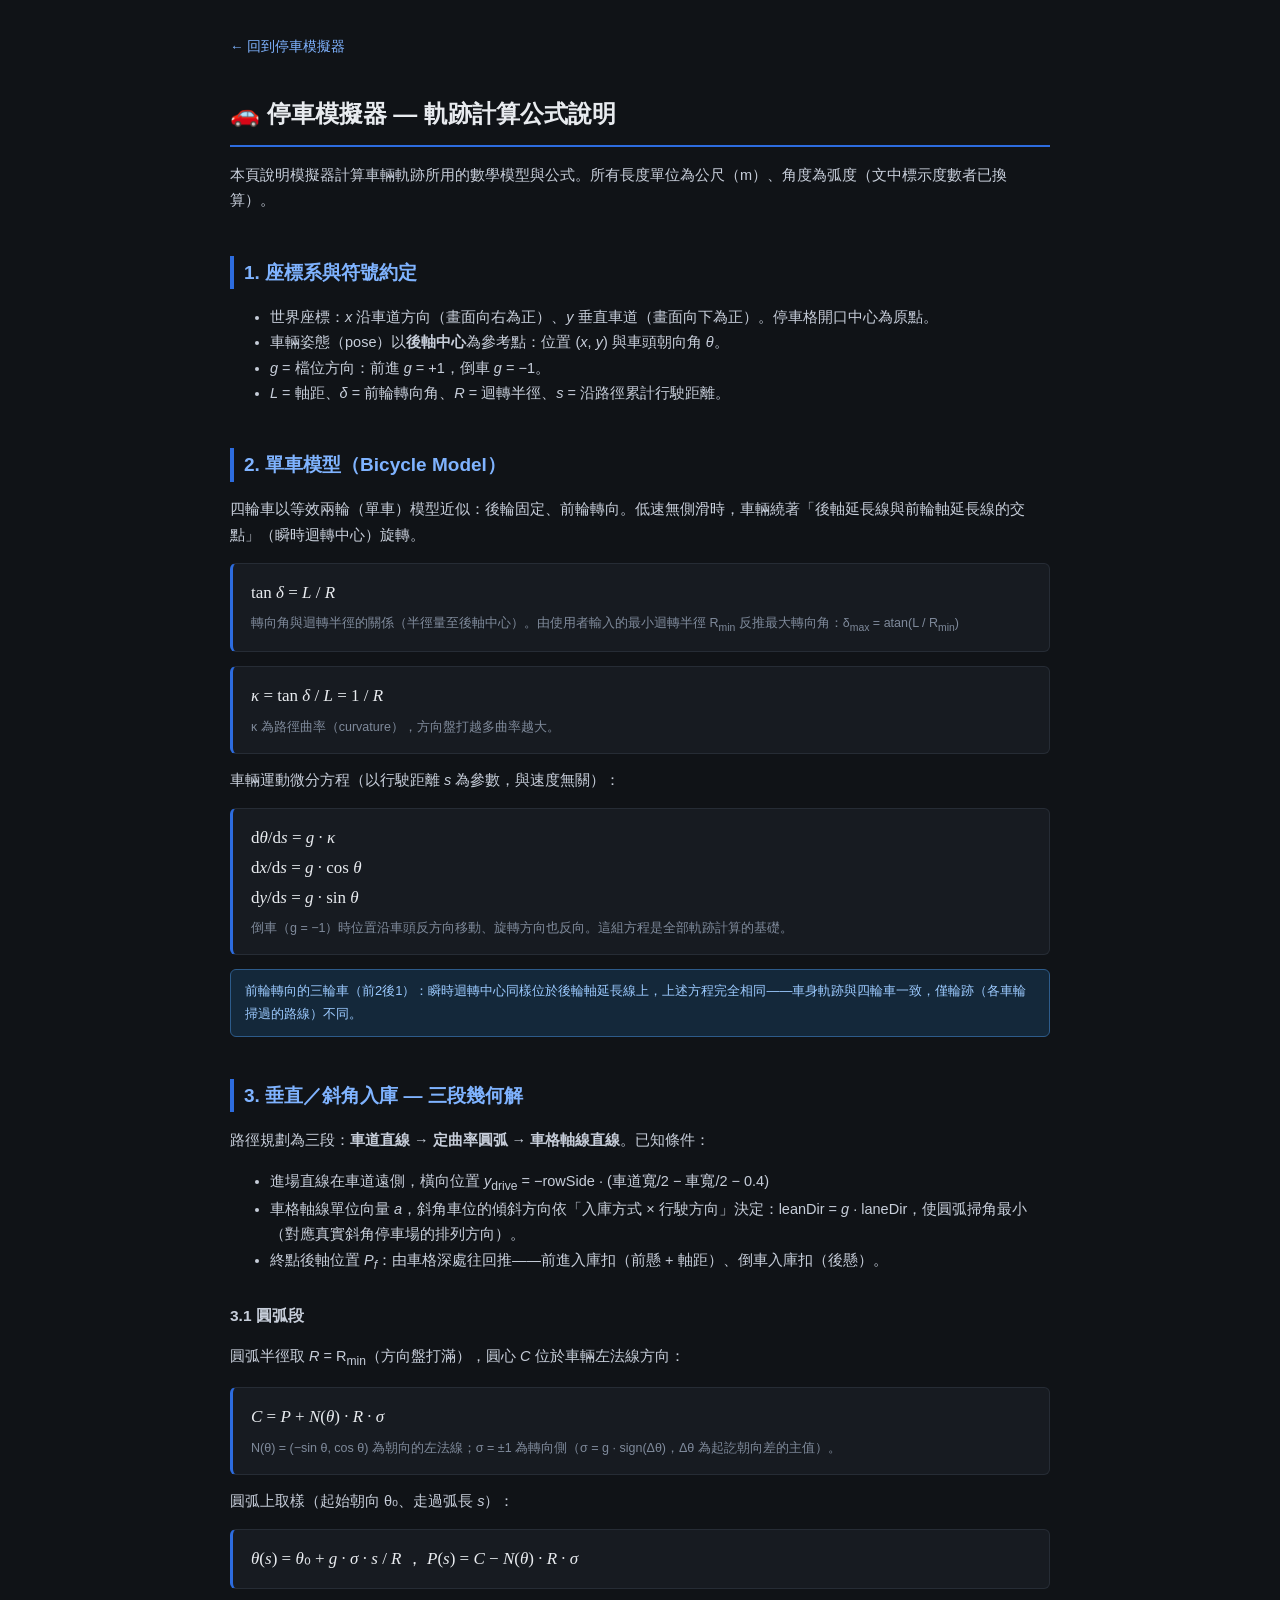
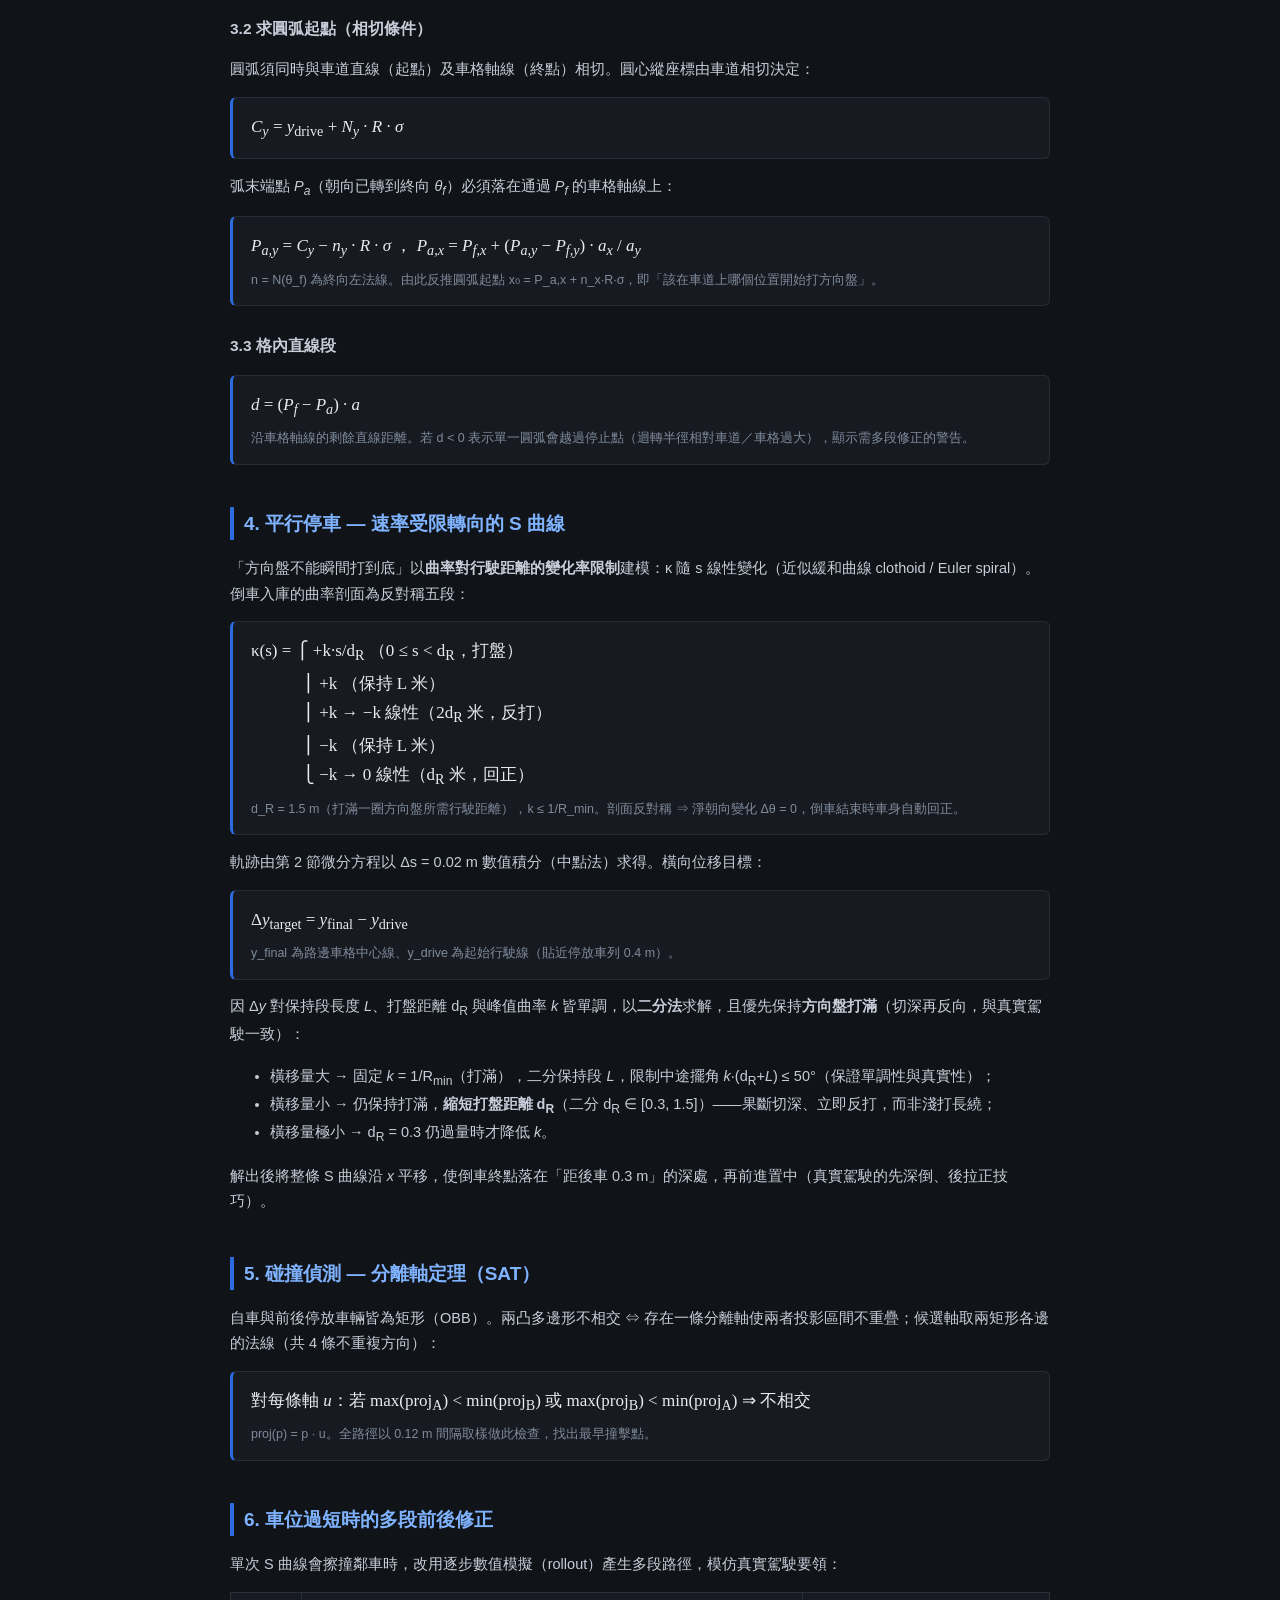
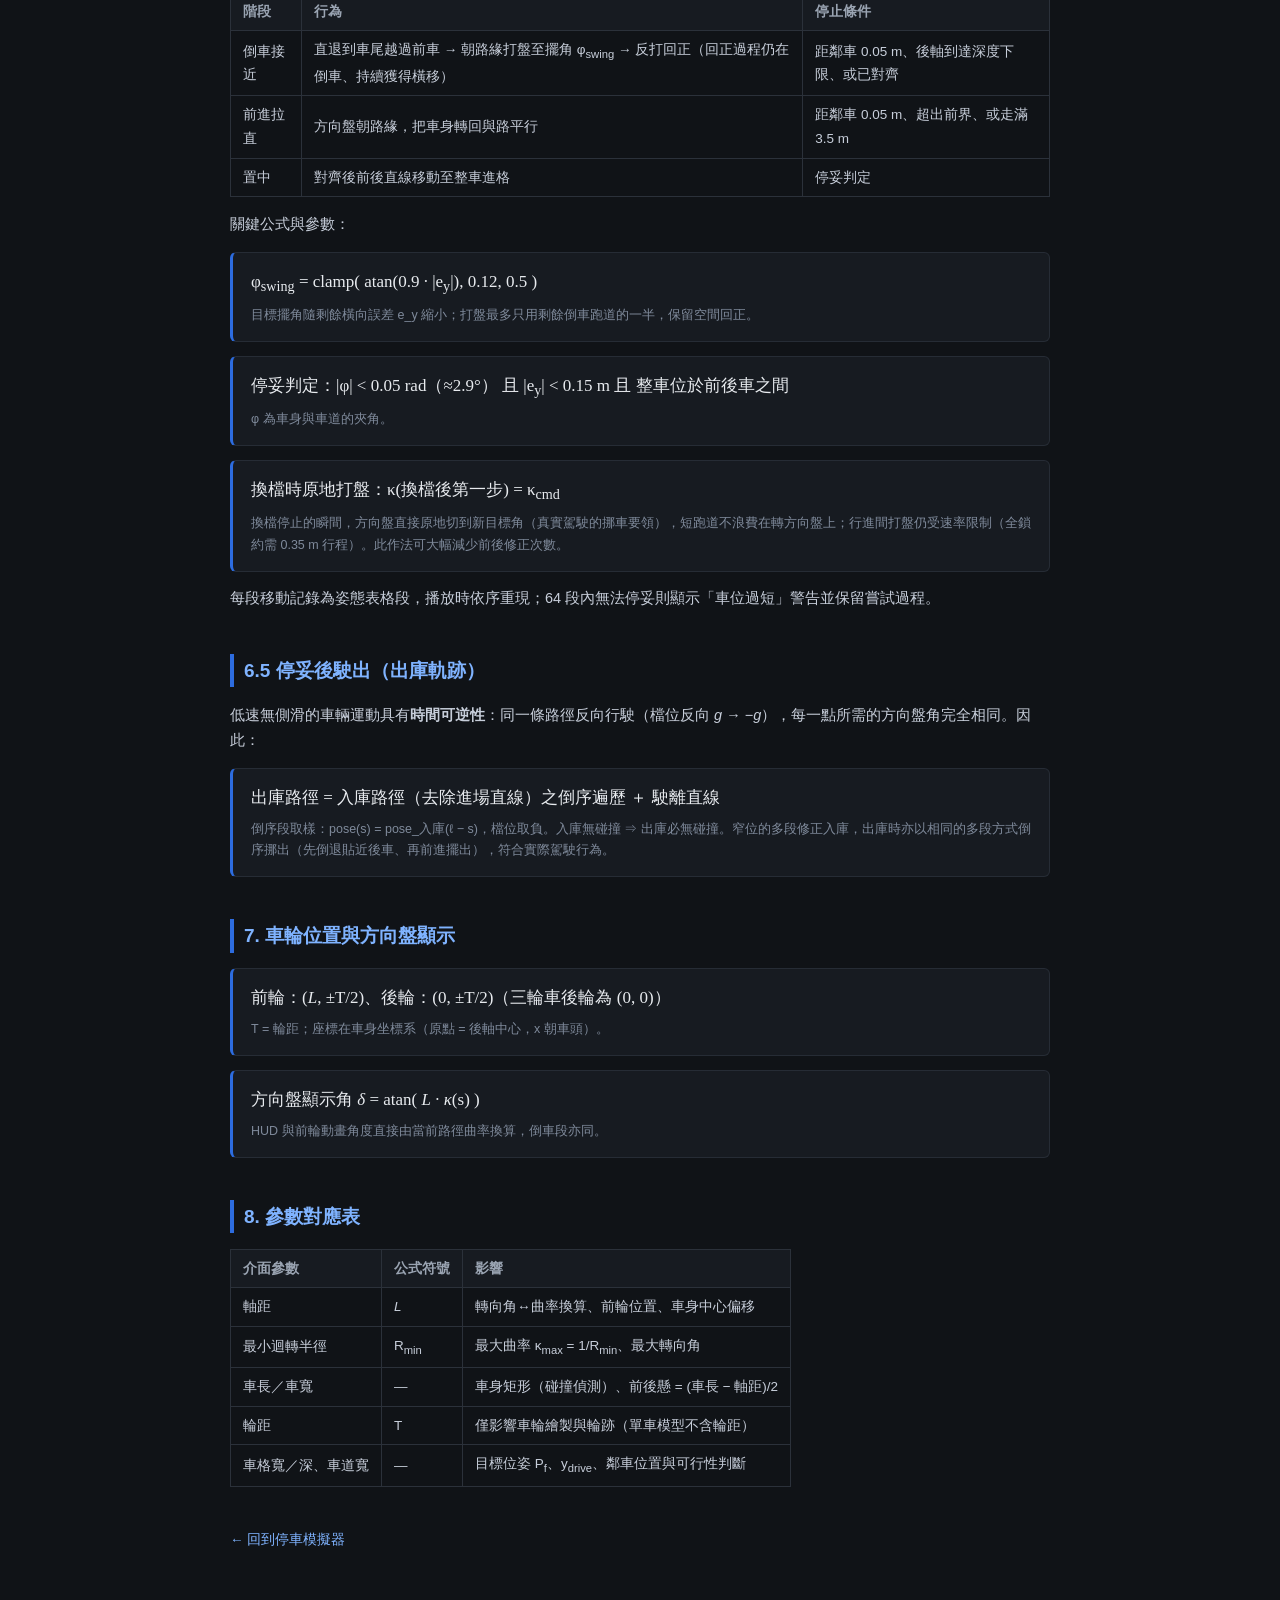
<file: Tools/car_parking_simulation/formulas.html>
<!DOCTYPE html>
<html lang="zh-Hant">
<head>
<meta charset="UTF-8">
<meta name="viewport" content="width=device-width, initial-scale=1.0">
<title>停車模擬器 — 軌跡計算公式說明</title>
<style>
* { box-sizing: border-box; }
html, body {
  margin: 0;
  background: #101317;
  color: #e8ebef;
  font-family: -apple-system, "Segoe UI", "Noto Sans TC", sans-serif;
  line-height: 1.75;
}
.wrap { max-width: 860px; margin: 0 auto; padding: 32px 20px 80px; }
h1 { font-size: 24px; border-bottom: 2px solid #2d6cdf; padding-bottom: 10px; }
h2 { font-size: 19px; color: #7fb3ff; margin-top: 42px; border-left: 4px solid #2d6cdf; padding-left: 10px; }
h3 { font-size: 15.5px; color: #c7ceda; margin-top: 26px; }
p, li { font-size: 14.5px; color: #c7ceda; }
.formula {
  background: #171b21;
  border: 1px solid #262c35;
  border-left: 3px solid #2d6cdf;
  border-radius: 6px;
  padding: 14px 18px;
  margin: 14px 0;
  font-family: "Cambria Math", "STIX Two Math", Georgia, serif;
  font-size: 17px;
  color: #e8ebef;
  overflow-x: auto;
  white-space: nowrap;
}
.formula .note { font-family: -apple-system, "Segoe UI", "Noto Sans TC", sans-serif; font-size: 12.5px; color: #7f8a9b; white-space: normal; display: block; margin-top: 6px; }
var { font-style: italic; }
code {
  background: #1c2129;
  border: 1px solid #333a45;
  border-radius: 4px;
  padding: 1px 6px;
  font-size: 12.5px;
  color: #9ccaff;
}
table { border-collapse: collapse; margin: 14px 0; font-size: 13.5px; }
th, td { border: 1px solid #2b313a; padding: 7px 12px; text-align: left; color: #c7ceda; }
th { background: #171b21; color: #9aa4b2; }
.back {
  display: inline-block;
  margin-bottom: 18px;
  color: #7fb3ff;
  text-decoration: none;
  font-size: 13.5px;
}
.back:hover { text-decoration: underline; }
.tip { background: #14283a; border: 1px solid #2d5b8a; border-radius: 6px; padding: 10px 14px; font-size: 13px; color: #9ccaff; margin: 14px 0; }
</style>
</head>
<body>
<div class="wrap">
<a class="back" href="index.html">← 回到停車模擬器</a>
<h1>🚗 停車模擬器 — 軌跡計算公式說明</h1>
<p>本頁說明模擬器計算車輛軌跡所用的數學模型與公式。所有長度單位為公尺（m）、角度為弧度（文中標示度數者已換算）。</p>

<h2>1. 座標系與符號約定</h2>
<ul>
  <li>世界座標：<var>x</var> 沿車道方向（畫面向右為正）、<var>y</var> 垂直車道（畫面向下為正）。停車格開口中心為原點。</li>
  <li>車輛姿態（pose）以<strong>後軸中心</strong>為參考點：位置 (<var>x</var>, <var>y</var>) 與車頭朝向角 <var>θ</var>。</li>
  <li><var>g</var> = 檔位方向：前進 <var>g</var> = +1，倒車 <var>g</var> = −1。</li>
  <li><var>L</var> = 軸距、<var>δ</var> = 前輪轉向角、<var>R</var> = 迴轉半徑、<var>s</var> = 沿路徑累計行駛距離。</li>
</ul>

<h2>2. 單車模型（Bicycle Model）</h2>
<p>四輪車以等效兩輪（單車）模型近似：後輪固定、前輪轉向。低速無側滑時，車輛繞著「後軸延長線與前輪軸延長線的交點」（瞬時迴轉中心）旋轉。</p>
<div class="formula">
  tan <var>δ</var> = <var>L</var> / <var>R</var>
  <span class="note">轉向角與迴轉半徑的關係（半徑量至後軸中心）。由使用者輸入的最小迴轉半徑 R<sub>min</sub> 反推最大轉向角：δ<sub>max</sub> = atan(L / R<sub>min</sub>)</span>
</div>
<div class="formula">
  <var>κ</var> = tan <var>δ</var> / <var>L</var> = 1 / <var>R</var>
  <span class="note">κ 為路徑曲率（curvature），方向盤打越多曲率越大。</span>
</div>
<p>車輛運動微分方程（以行駛距離 <var>s</var> 為參數，與速度無關）：</p>
<div class="formula">
  d<var>θ</var>/d<var>s</var> = <var>g</var> · <var>κ</var><br>
  d<var>x</var>/d<var>s</var> = <var>g</var> · cos <var>θ</var><br>
  d<var>y</var>/d<var>s</var> = <var>g</var> · sin <var>θ</var>
  <span class="note">倒車（g = −1）時位置沿車頭反方向移動、旋轉方向也反向。這組方程是全部軌跡計算的基礎。</span>
</div>
<div class="tip">前輪轉向的三輪車（前2後1）：瞬時迴轉中心同樣位於後輪軸延長線上，上述方程完全相同——車身軌跡與四輪車一致，僅輪跡（各車輪掃過的路線）不同。</div>

<h2>3. 垂直／斜角入庫 — 三段幾何解</h2>
<p>路徑規劃為三段：<strong>車道直線 → 定曲率圓弧 → 車格軸線直線</strong>。已知條件：</p>
<ul>
  <li>進場直線在車道遠側，橫向位置 <var>y</var><sub>drive</sub> = −rowSide · (車道寬/2 − 車寬/2 − 0.4)</li>
  <li>車格軸線單位向量 <var>a</var>，斜角車位的傾斜方向依「入庫方式 × 行駛方向」決定：leanDir = <var>g</var> · laneDir，使圓弧掃角最小（對應真實斜角停車場的排列方向）。</li>
  <li>終點後軸位置 <var>P<sub>f</sub></var>：由車格深處往回推——前進入庫扣（前懸 + 軸距）、倒車入庫扣（後懸）。</li>
</ul>
<h3>3.1 圓弧段</h3>
<p>圓弧半徑取 <var>R</var> = R<sub>min</sub>（方向盤打滿），圓心 <var>C</var> 位於車輛左法線方向：</p>
<div class="formula">
  <var>C</var> = <var>P</var> + <var>N</var>(<var>θ</var>) · <var>R</var> · <var>σ</var>
  <span class="note">N(θ) = (−sin θ, cos θ) 為朝向的左法線；σ = ±1 為轉向側（σ = g · sign(Δθ)，Δθ 為起訖朝向差的主值）。</span>
</div>
<p>圓弧上取樣（起始朝向 θ₀、走過弧長 <var>s</var>）：</p>
<div class="formula">
  <var>θ</var>(<var>s</var>) = <var>θ</var>₀ + <var>g</var> · <var>σ</var> · <var>s</var> / <var>R</var> ，
  <var>P</var>(<var>s</var>) = <var>C</var> − <var>N</var>(<var>θ</var>) · <var>R</var> · <var>σ</var>
</div>
<h3>3.2 求圓弧起點（相切條件）</h3>
<p>圓弧須同時與車道直線（起點）及車格軸線（終點）相切。圓心縱座標由車道相切決定：</p>
<div class="formula">
  <var>C<sub>y</sub></var> = <var>y</var><sub>drive</sub> + <var>N<sub>y</sub></var> · <var>R</var> · <var>σ</var>
</div>
<p>弧末端點 <var>P<sub>a</sub></var>（朝向已轉到終向 <var>θ<sub>f</sub></var>）必須落在通過 <var>P<sub>f</sub></var> 的車格軸線上：</p>
<div class="formula">
  <var>P<sub>a,y</sub></var> = <var>C<sub>y</sub></var> − <var>n<sub>y</sub></var> · <var>R</var> · <var>σ</var> ，
  <var>P<sub>a,x</sub></var> = <var>P<sub>f,x</sub></var> + (<var>P<sub>a,y</sub></var> − <var>P<sub>f,y</sub></var>) · <var>a<sub>x</sub></var> / <var>a<sub>y</sub></var>
  <span class="note">n = N(θ_f) 為終向左法線。由此反推圓弧起點 x₀ = P_a,x + n_x·R·σ，即「該在車道上哪個位置開始打方向盤」。</span>
</div>
<h3>3.3 格內直線段</h3>
<div class="formula">
  <var>d</var> = (<var>P<sub>f</sub></var> − <var>P<sub>a</sub></var>) · <var>a</var>
  <span class="note">沿車格軸線的剩餘直線距離。若 d &lt; 0 表示單一圓弧會越過停止點（迴轉半徑相對車道／車格過大），顯示需多段修正的警告。</span>
</div>

<h2>4. 平行停車 — 速率受限轉向的 S 曲線</h2>
<p>「方向盤不能瞬間打到底」以<strong>曲率對行駛距離的變化率限制</strong>建模：κ 隨 s 線性變化（近似緩和曲線 clothoid / Euler spiral）。倒車入庫的曲率剖面為反對稱五段：</p>
<div class="formula">
  κ(s) = ⎧ +k·s/d<sub>R</sub> （0 ≤ s &lt; d<sub>R</sub>，打盤）<br>
  　　　⎪ +k （保持 L 米）<br>
  　　　⎪ +k → −k 線性（2d<sub>R</sub> 米，反打）<br>
  　　　⎪ −k （保持 L 米）<br>
  　　　⎩ −k → 0 線性（d<sub>R</sub> 米，回正）
  <span class="note">d_R = 1.5 m（打滿一圈方向盤所需行駛距離），k ≤ 1/R_min。剖面反對稱 ⇒ 淨朝向變化 Δθ = 0，倒車結束時車身自動回正。</span>
</div>
<p>軌跡由第 2 節微分方程以 Δs = 0.02 m 數值積分（中點法）求得。橫向位移目標：</p>
<div class="formula">
  Δ<var>y</var><sub>target</sub> = <var>y</var><sub>final</sub> − <var>y</var><sub>drive</sub>
  <span class="note">y_final 為路邊車格中心線、y_drive 為起始行駛線（貼近停放車列 0.4 m）。</span>
</div>
<p>因 Δ<var>y</var> 對保持段長度 <var>L</var>、打盤距離 d<sub>R</sub> 與峰值曲率 <var>k</var> 皆單調，以<strong>二分法</strong>求解，且優先保持<strong>方向盤打滿</strong>（切深再反向，與真實駕駛一致）：</p>
<ul>
  <li>橫移量大 → 固定 <var>k</var> = 1/R<sub>min</sub>（打滿），二分保持段 <var>L</var>，限制中途擺角 <var>k</var>·(d<sub>R</sub>+<var>L</var>) ≤ 50°（保證單調性與真實性）；</li>
  <li>橫移量小 → 仍保持打滿，<strong>縮短打盤距離 d<sub>R</sub></strong>（二分 d<sub>R</sub> ∈ [0.3, 1.5]）——果斷切深、立即反打，而非淺打長繞；</li>
  <li>橫移量極小 → d<sub>R</sub> = 0.3 仍過量時才降低 <var>k</var>。</li>
</ul>
<p>解出後將整條 S 曲線沿 <var>x</var> 平移，使倒車終點落在「距後車 0.3 m」的深處，再前進置中（真實駕駛的先深倒、後拉正技巧）。</p>

<h2>5. 碰撞偵測 — 分離軸定理（SAT）</h2>
<p>自車與前後停放車輛皆為矩形（OBB）。兩凸多邊形不相交 ⇔ 存在一條分離軸使兩者投影區間不重疊；候選軸取兩矩形各邊的法線（共 4 條不重複方向）：</p>
<div class="formula">
  對每條軸 <var>u</var>：若 max(proj<sub>A</sub>) &lt; min(proj<sub>B</sub>) 或 max(proj<sub>B</sub>) &lt; min(proj<sub>A</sub>) ⇒ 不相交
  <span class="note">proj(p) = p · u。全路徑以 0.12 m 間隔取樣做此檢查，找出最早撞擊點。</span>
</div>

<h2>6. 車位過短時的多段前後修正</h2>
<p>單次 S 曲線會擦撞鄰車時，改用逐步數值模擬（rollout）產生多段路徑，模仿真實駕駛要領：</p>
<table>
  <tr><th>階段</th><th>行為</th><th>停止條件</th></tr>
  <tr><td>倒車接近</td><td>直退到車尾越過前車 → 朝路緣打盤至擺角 φ<sub>swing</sub> → 反打回正（回正過程仍在倒車、持續獲得橫移）</td><td>距鄰車 0.05 m、後軸到達深度下限、或已對齊</td></tr>
  <tr><td>前進拉直</td><td>方向盤朝路緣，把車身轉回與路平行</td><td>距鄰車 0.05 m、超出前界、或走滿 3.5 m</td></tr>
  <tr><td>置中</td><td>對齊後前後直線移動至整車進格</td><td>停妥判定</td></tr>
</table>
<p>關鍵公式與參數：</p>
<div class="formula">
  φ<sub>swing</sub> = clamp( atan(0.9 · |e<sub>y</sub>|), 0.12, 0.5 )
  <span class="note">目標擺角隨剩餘橫向誤差 e_y 縮小；打盤最多只用剩餘倒車跑道的一半，保留空間回正。</span>
</div>
<div class="formula">
  停妥判定：|φ| &lt; 0.05 rad（≈2.9°） 且 |e<sub>y</sub>| &lt; 0.15 m 且 整車位於前後車之間
  <span class="note">φ 為車身與車道的夾角。</span>
</div>
<div class="formula">
  換檔時原地打盤：κ(換檔後第一步) = κ<sub>cmd</sub>
  <span class="note">換檔停止的瞬間，方向盤直接原地切到新目標角（真實駕駛的挪車要領），短跑道不浪費在轉方向盤上；行進間打盤仍受速率限制（全鎖約需 0.35 m 行程）。此作法可大幅減少前後修正次數。</span>
</div>
<p>每段移動記錄為姿態表格段，播放時依序重現；64 段內無法停妥則顯示「車位過短」警告並保留嘗試過程。</p>

<h2>6.5 停妥後駛出（出庫軌跡）</h2>
<p>低速無側滑的車輛運動具有<strong>時間可逆性</strong>：同一條路徑反向行駛（檔位反向 <var>g</var> → −<var>g</var>），每一點所需的方向盤角完全相同。因此：</p>
<div class="formula">
  出庫路徑 = 入庫路徑（去除進場直線）之倒序遍歷 ＋ 駛離直線
  <span class="note">倒序段取樣：pose(s) = pose_入庫(ℓ − s)，檔位取負。入庫無碰撞 ⇒ 出庫必無碰撞。窄位的多段修正入庫，出庫時亦以相同的多段方式倒序挪出（先倒退貼近後車、再前進擺出），符合實際駕駛行為。</span>
</div>

<h2>7. 車輪位置與方向盤顯示</h2>
<div class="formula">
  前輪：(<var>L</var>, ±T/2)、後輪：(0, ±T/2)（三輪車後輪為 (0, 0)）
  <span class="note">T = 輪距；座標在車身坐標系（原點 = 後軸中心，x 朝車頭）。</span>
</div>
<div class="formula">
  方向盤顯示角 <var>δ</var> = atan( <var>L</var> · <var>κ</var>(s) )
  <span class="note">HUD 與前輪動畫角度直接由當前路徑曲率換算，倒車段亦同。</span>
</div>

<h2>8. 參數對應表</h2>
<table>
  <tr><th>介面參數</th><th>公式符號</th><th>影響</th></tr>
  <tr><td>軸距</td><td><var>L</var></td><td>轉向角↔曲率換算、前輪位置、車身中心偏移</td></tr>
  <tr><td>最小迴轉半徑</td><td>R<sub>min</sub></td><td>最大曲率 κ<sub>max</sub> = 1/R<sub>min</sub>、最大轉向角</td></tr>
  <tr><td>車長／車寬</td><td>—</td><td>車身矩形（碰撞偵測）、前後懸 = (車長 − 軸距)/2</td></tr>
  <tr><td>輪距</td><td>T</td><td>僅影響車輪繪製與輪跡（單車模型不含輪距）</td></tr>
  <tr><td>車格寬／深、車道寬</td><td>—</td><td>目標位姿 P<sub>f</sub>、y<sub>drive</sub>、鄰車位置與可行性判斷</td></tr>
</table>

<p style="margin-top:40px"><a class="back" href="index.html">← 回到停車模擬器</a></p>
</div>
</body>
</html>
</file>
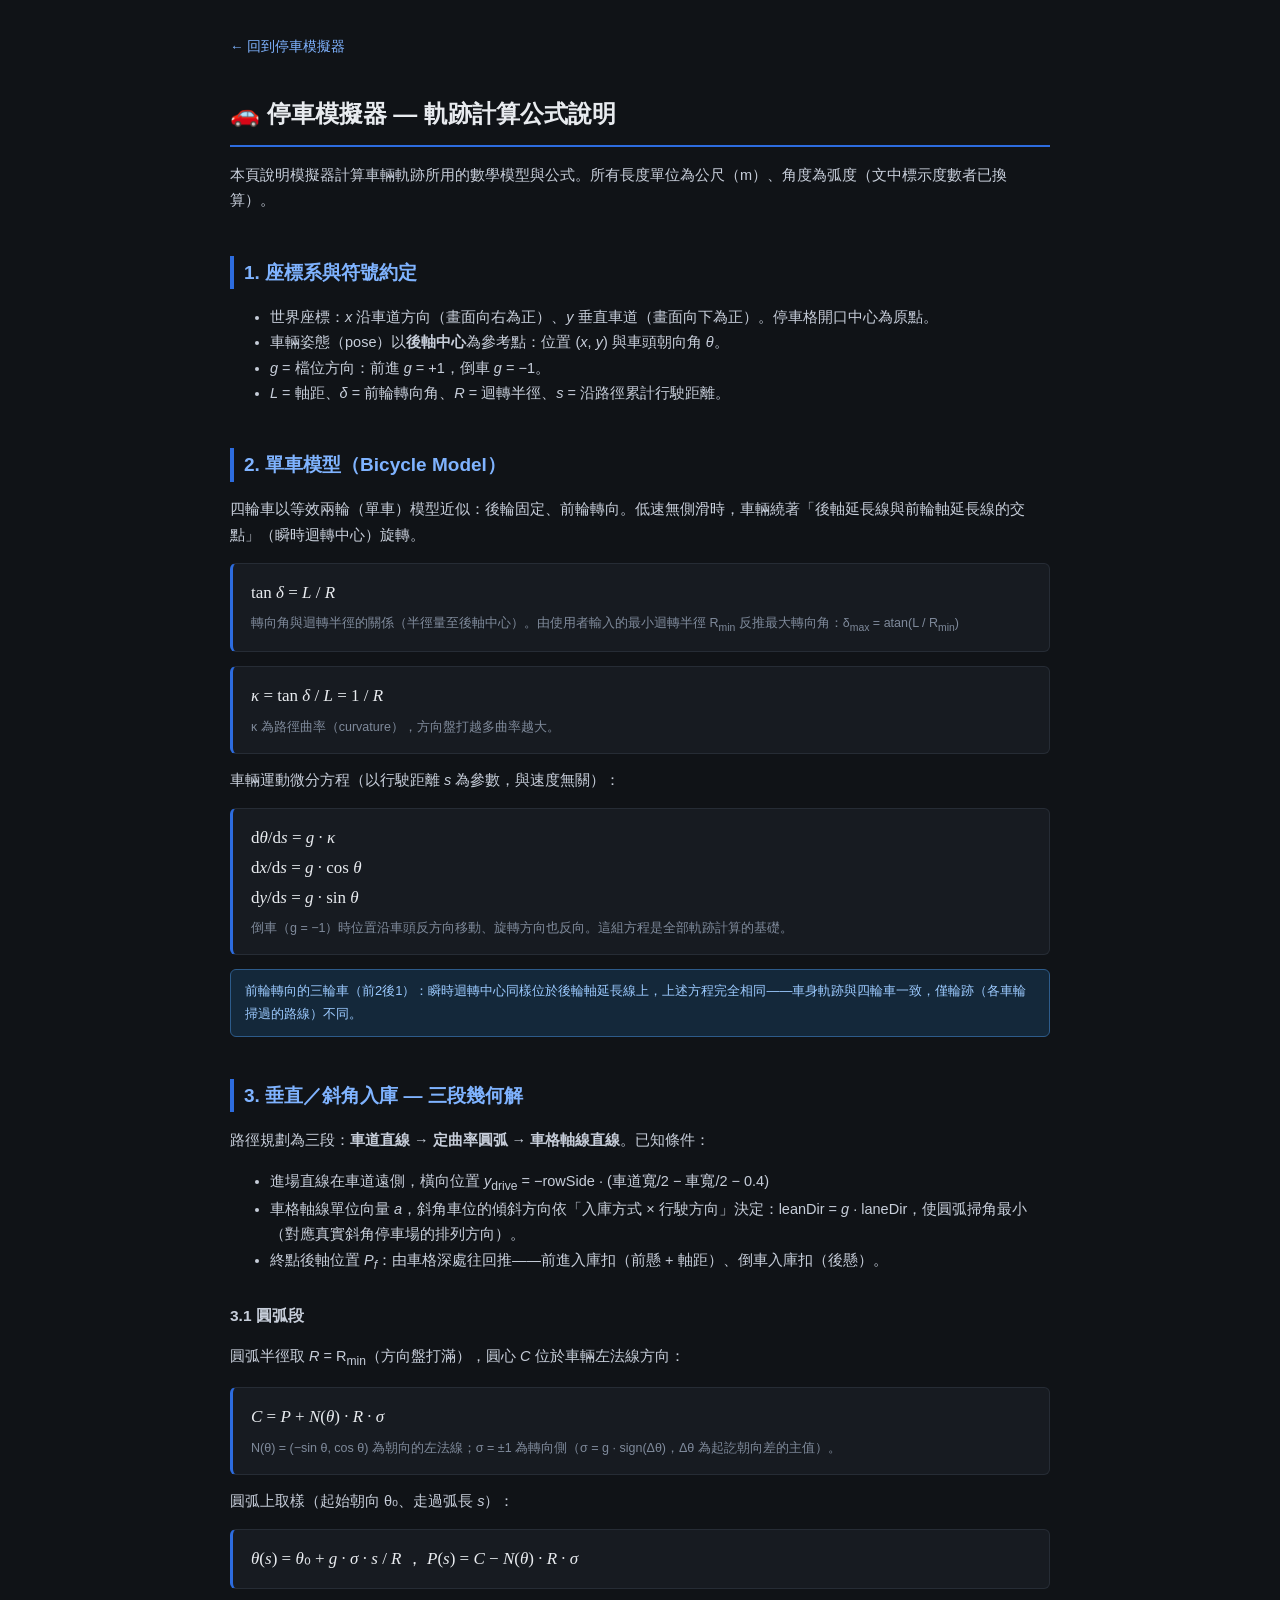
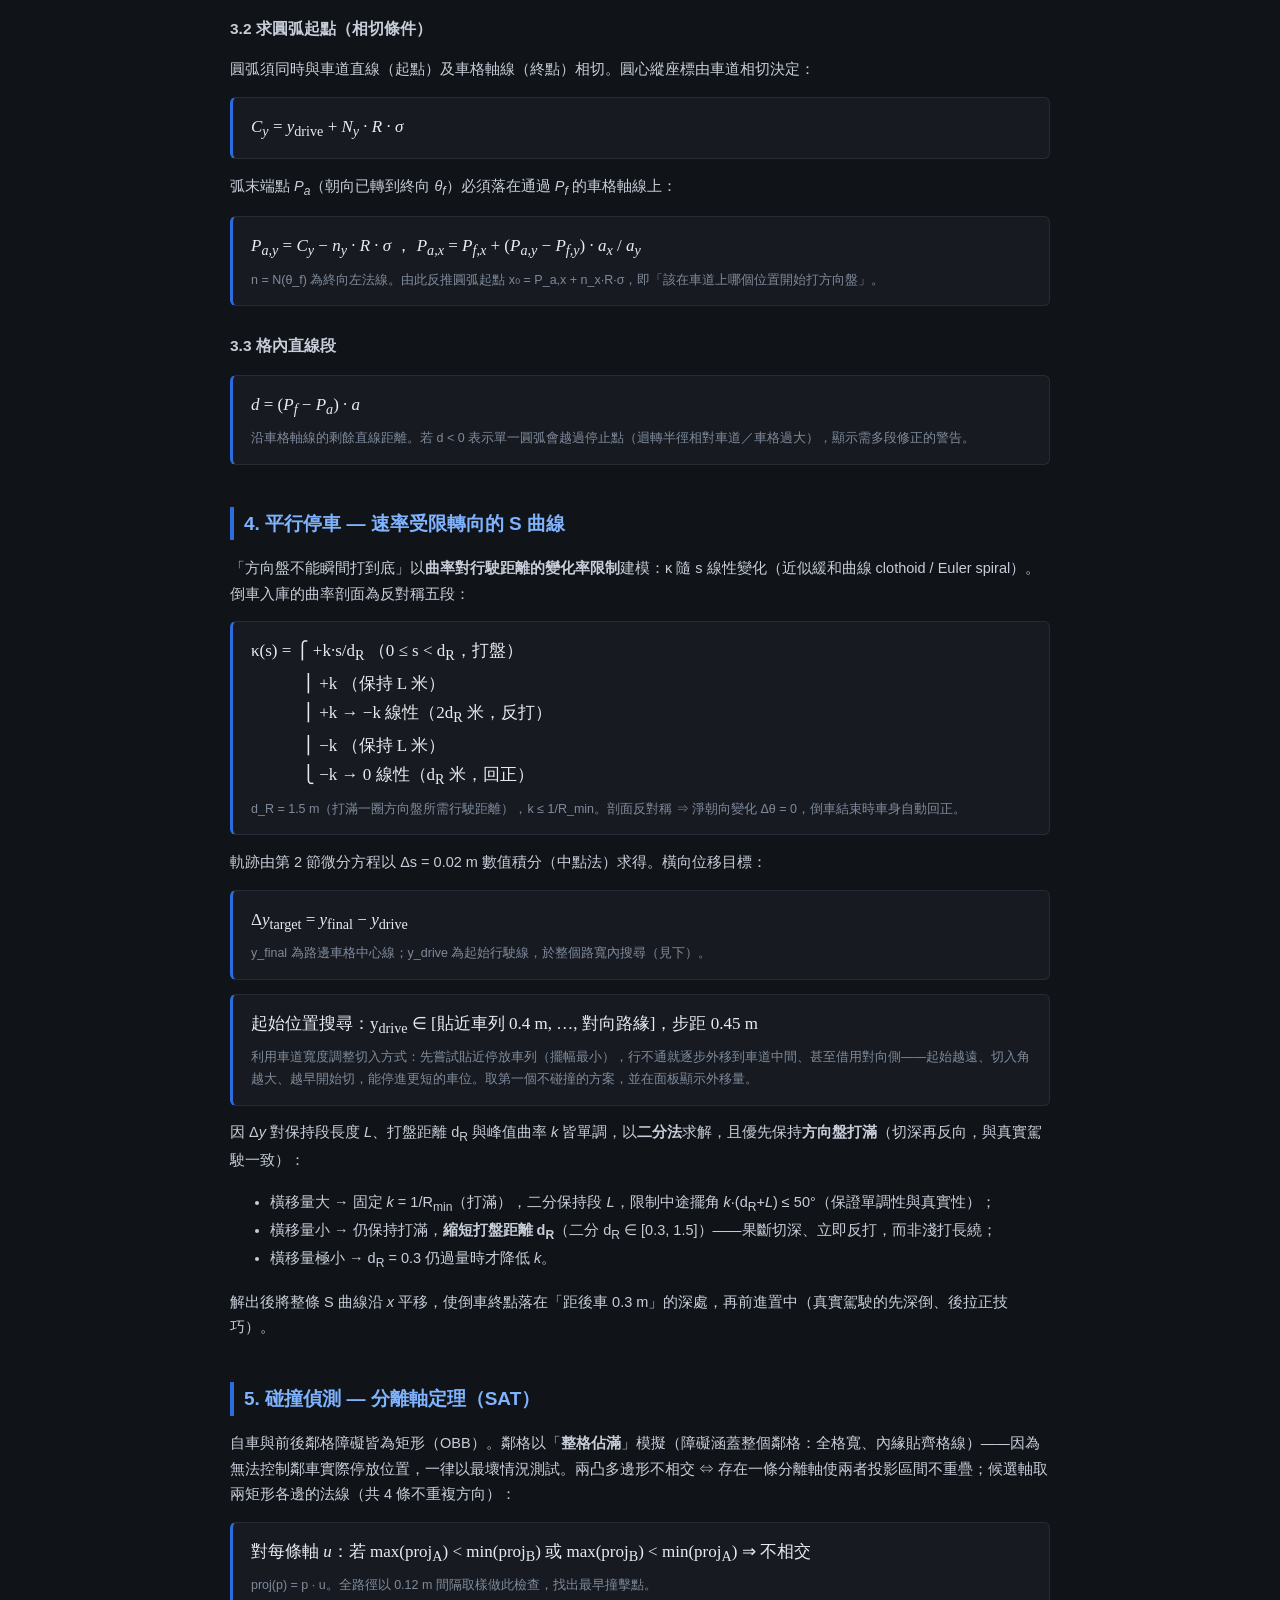
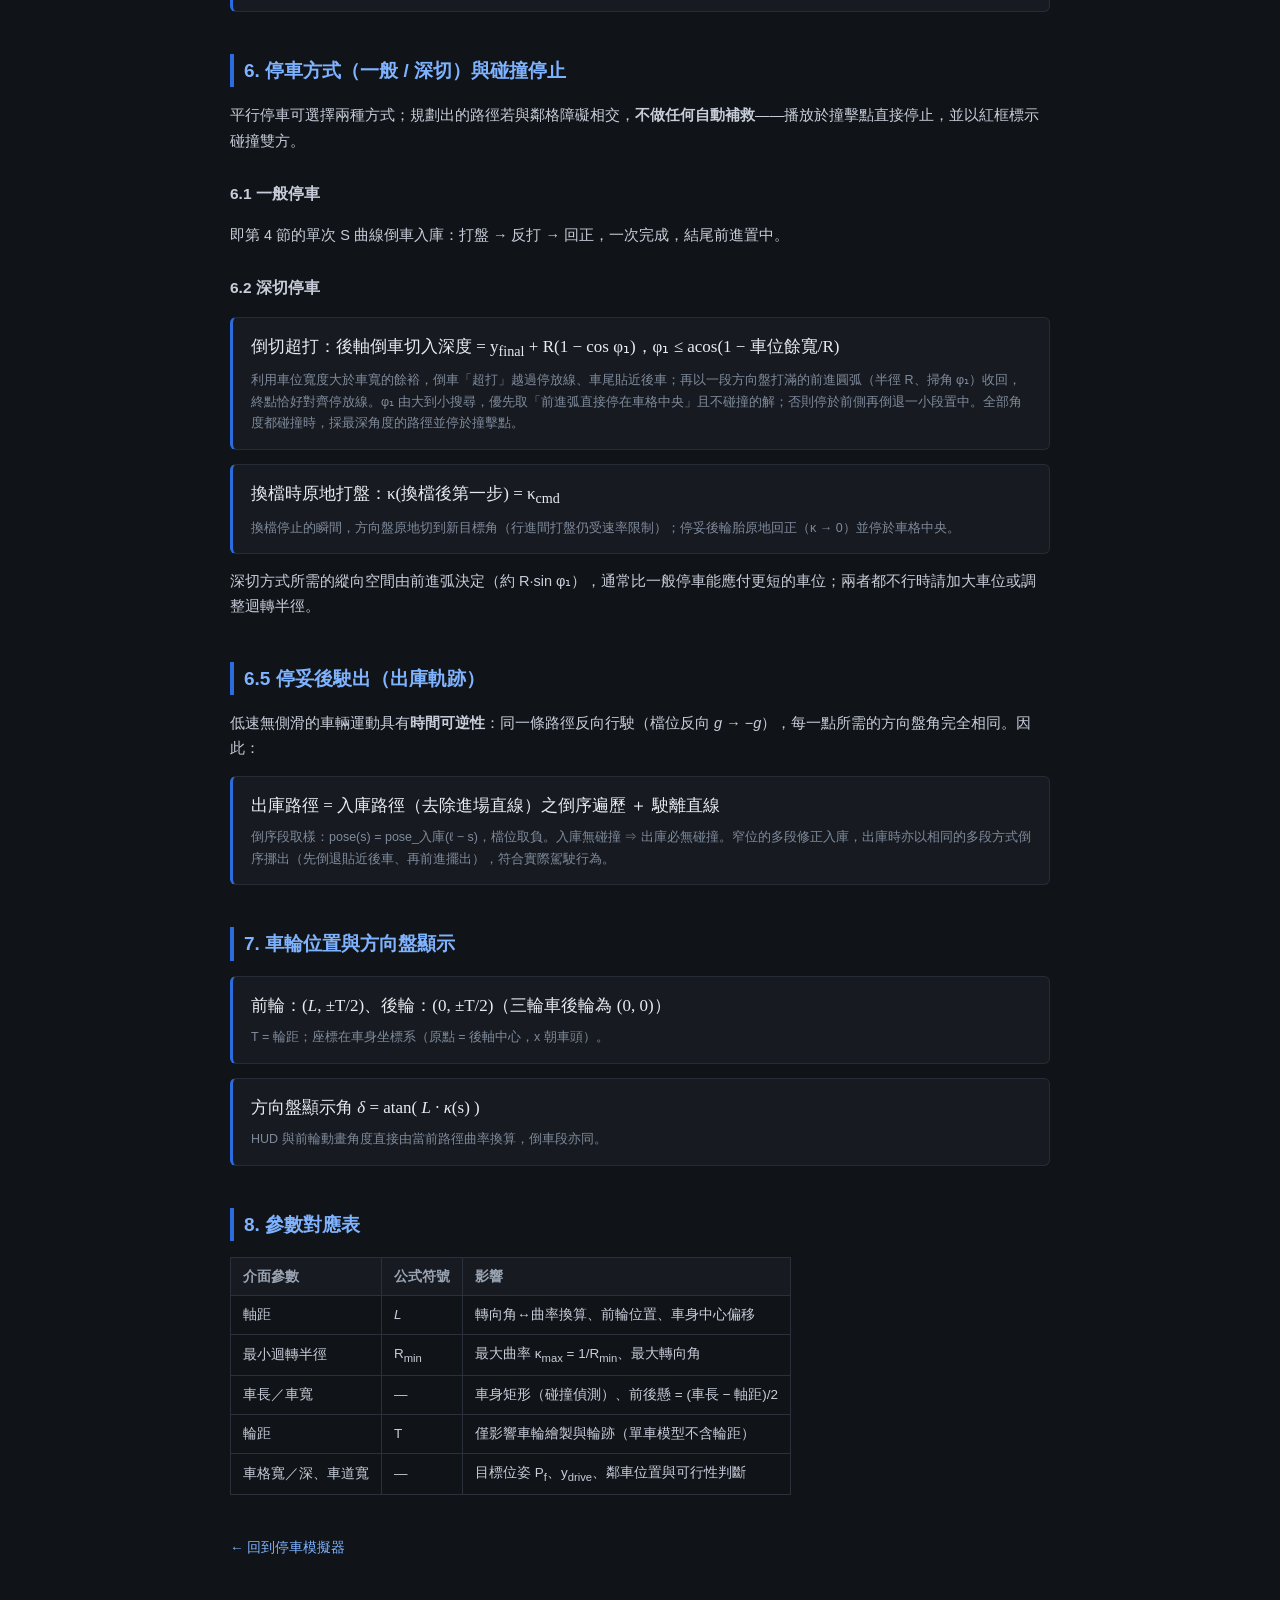
<file: Tools/parking_simulation/formulas.html>
<!DOCTYPE html>
<html lang="zh-Hant">
<head>
<meta charset="UTF-8">
<meta name="viewport" content="width=device-width, initial-scale=1.0">
<title>停車模擬器 — 軌跡計算公式說明</title>
<style>
* { box-sizing: border-box; }
html, body {
  margin: 0;
  background: #101317;
  color: #e8ebef;
  font-family: -apple-system, "Segoe UI", "Noto Sans TC", sans-serif;
  line-height: 1.75;
}
.wrap { max-width: 860px; margin: 0 auto; padding: 32px 20px 80px; }
h1 { font-size: 24px; border-bottom: 2px solid #2d6cdf; padding-bottom: 10px; }
h2 { font-size: 19px; color: #7fb3ff; margin-top: 42px; border-left: 4px solid #2d6cdf; padding-left: 10px; }
h3 { font-size: 15.5px; color: #c7ceda; margin-top: 26px; }
p, li { font-size: 14.5px; color: #c7ceda; }
.formula {
  background: #171b21;
  border: 1px solid #262c35;
  border-left: 3px solid #2d6cdf;
  border-radius: 6px;
  padding: 14px 18px;
  margin: 14px 0;
  font-family: "Cambria Math", "STIX Two Math", Georgia, serif;
  font-size: 17px;
  color: #e8ebef;
  overflow-x: auto;
  white-space: nowrap;
}
.formula .note { font-family: -apple-system, "Segoe UI", "Noto Sans TC", sans-serif; font-size: 12.5px; color: #7f8a9b; white-space: normal; display: block; margin-top: 6px; }
var { font-style: italic; }
code {
  background: #1c2129;
  border: 1px solid #333a45;
  border-radius: 4px;
  padding: 1px 6px;
  font-size: 12.5px;
  color: #9ccaff;
}
table { border-collapse: collapse; margin: 14px 0; font-size: 13.5px; }
th, td { border: 1px solid #2b313a; padding: 7px 12px; text-align: left; color: #c7ceda; }
th { background: #171b21; color: #9aa4b2; }
.back {
  display: inline-block;
  margin-bottom: 18px;
  color: #7fb3ff;
  text-decoration: none;
  font-size: 13.5px;
}
.back:hover { text-decoration: underline; }
.tip { background: #14283a; border: 1px solid #2d5b8a; border-radius: 6px; padding: 10px 14px; font-size: 13px; color: #9ccaff; margin: 14px 0; }
</style>
</head>
<body>
<div class="wrap">
<a class="back" href="index.html">← 回到停車模擬器</a>
<h1>🚗 停車模擬器 — 軌跡計算公式說明</h1>
<p>本頁說明模擬器計算車輛軌跡所用的數學模型與公式。所有長度單位為公尺（m）、角度為弧度（文中標示度數者已換算）。</p>

<h2>1. 座標系與符號約定</h2>
<ul>
  <li>世界座標：<var>x</var> 沿車道方向（畫面向右為正）、<var>y</var> 垂直車道（畫面向下為正）。停車格開口中心為原點。</li>
  <li>車輛姿態（pose）以<strong>後軸中心</strong>為參考點：位置 (<var>x</var>, <var>y</var>) 與車頭朝向角 <var>θ</var>。</li>
  <li><var>g</var> = 檔位方向：前進 <var>g</var> = +1，倒車 <var>g</var> = −1。</li>
  <li><var>L</var> = 軸距、<var>δ</var> = 前輪轉向角、<var>R</var> = 迴轉半徑、<var>s</var> = 沿路徑累計行駛距離。</li>
</ul>

<h2>2. 單車模型（Bicycle Model）</h2>
<p>四輪車以等效兩輪（單車）模型近似：後輪固定、前輪轉向。低速無側滑時，車輛繞著「後軸延長線與前輪軸延長線的交點」（瞬時迴轉中心）旋轉。</p>
<div class="formula">
  tan <var>δ</var> = <var>L</var> / <var>R</var>
  <span class="note">轉向角與迴轉半徑的關係（半徑量至後軸中心）。由使用者輸入的最小迴轉半徑 R<sub>min</sub> 反推最大轉向角：δ<sub>max</sub> = atan(L / R<sub>min</sub>)</span>
</div>
<div class="formula">
  <var>κ</var> = tan <var>δ</var> / <var>L</var> = 1 / <var>R</var>
  <span class="note">κ 為路徑曲率（curvature），方向盤打越多曲率越大。</span>
</div>
<p>車輛運動微分方程（以行駛距離 <var>s</var> 為參數，與速度無關）：</p>
<div class="formula">
  d<var>θ</var>/d<var>s</var> = <var>g</var> · <var>κ</var><br>
  d<var>x</var>/d<var>s</var> = <var>g</var> · cos <var>θ</var><br>
  d<var>y</var>/d<var>s</var> = <var>g</var> · sin <var>θ</var>
  <span class="note">倒車（g = −1）時位置沿車頭反方向移動、旋轉方向也反向。這組方程是全部軌跡計算的基礎。</span>
</div>
<div class="tip">前輪轉向的三輪車（前2後1）：瞬時迴轉中心同樣位於後輪軸延長線上，上述方程完全相同——車身軌跡與四輪車一致，僅輪跡（各車輪掃過的路線）不同。</div>

<h2>3. 垂直／斜角入庫 — 三段幾何解</h2>
<p>路徑規劃為三段：<strong>車道直線 → 定曲率圓弧 → 車格軸線直線</strong>。已知條件：</p>
<ul>
  <li>進場直線在車道遠側，橫向位置 <var>y</var><sub>drive</sub> = −rowSide · (車道寬/2 − 車寬/2 − 0.4)</li>
  <li>車格軸線單位向量 <var>a</var>，斜角車位的傾斜方向依「入庫方式 × 行駛方向」決定：leanDir = <var>g</var> · laneDir，使圓弧掃角最小（對應真實斜角停車場的排列方向）。</li>
  <li>終點後軸位置 <var>P<sub>f</sub></var>：由車格深處往回推——前進入庫扣（前懸 + 軸距）、倒車入庫扣（後懸）。</li>
</ul>
<h3>3.1 圓弧段</h3>
<p>圓弧半徑取 <var>R</var> = R<sub>min</sub>（方向盤打滿），圓心 <var>C</var> 位於車輛左法線方向：</p>
<div class="formula">
  <var>C</var> = <var>P</var> + <var>N</var>(<var>θ</var>) · <var>R</var> · <var>σ</var>
  <span class="note">N(θ) = (−sin θ, cos θ) 為朝向的左法線；σ = ±1 為轉向側（σ = g · sign(Δθ)，Δθ 為起訖朝向差的主值）。</span>
</div>
<p>圓弧上取樣（起始朝向 θ₀、走過弧長 <var>s</var>）：</p>
<div class="formula">
  <var>θ</var>(<var>s</var>) = <var>θ</var>₀ + <var>g</var> · <var>σ</var> · <var>s</var> / <var>R</var> ，
  <var>P</var>(<var>s</var>) = <var>C</var> − <var>N</var>(<var>θ</var>) · <var>R</var> · <var>σ</var>
</div>
<h3>3.2 求圓弧起點（相切條件）</h3>
<p>圓弧須同時與車道直線（起點）及車格軸線（終點）相切。圓心縱座標由車道相切決定：</p>
<div class="formula">
  <var>C<sub>y</sub></var> = <var>y</var><sub>drive</sub> + <var>N<sub>y</sub></var> · <var>R</var> · <var>σ</var>
</div>
<p>弧末端點 <var>P<sub>a</sub></var>（朝向已轉到終向 <var>θ<sub>f</sub></var>）必須落在通過 <var>P<sub>f</sub></var> 的車格軸線上：</p>
<div class="formula">
  <var>P<sub>a,y</sub></var> = <var>C<sub>y</sub></var> − <var>n<sub>y</sub></var> · <var>R</var> · <var>σ</var> ，
  <var>P<sub>a,x</sub></var> = <var>P<sub>f,x</sub></var> + (<var>P<sub>a,y</sub></var> − <var>P<sub>f,y</sub></var>) · <var>a<sub>x</sub></var> / <var>a<sub>y</sub></var>
  <span class="note">n = N(θ_f) 為終向左法線。由此反推圓弧起點 x₀ = P_a,x + n_x·R·σ，即「該在車道上哪個位置開始打方向盤」。</span>
</div>
<h3>3.3 格內直線段</h3>
<div class="formula">
  <var>d</var> = (<var>P<sub>f</sub></var> − <var>P<sub>a</sub></var>) · <var>a</var>
  <span class="note">沿車格軸線的剩餘直線距離。若 d &lt; 0 表示單一圓弧會越過停止點（迴轉半徑相對車道／車格過大），顯示需多段修正的警告。</span>
</div>

<h2>4. 平行停車 — 速率受限轉向的 S 曲線</h2>
<p>「方向盤不能瞬間打到底」以<strong>曲率對行駛距離的變化率限制</strong>建模：κ 隨 s 線性變化（近似緩和曲線 clothoid / Euler spiral）。倒車入庫的曲率剖面為反對稱五段：</p>
<div class="formula">
  κ(s) = ⎧ +k·s/d<sub>R</sub> （0 ≤ s &lt; d<sub>R</sub>，打盤）<br>
  　　　⎪ +k （保持 L 米）<br>
  　　　⎪ +k → −k 線性（2d<sub>R</sub> 米，反打）<br>
  　　　⎪ −k （保持 L 米）<br>
  　　　⎩ −k → 0 線性（d<sub>R</sub> 米，回正）
  <span class="note">d_R = 1.5 m（打滿一圈方向盤所需行駛距離），k ≤ 1/R_min。剖面反對稱 ⇒ 淨朝向變化 Δθ = 0，倒車結束時車身自動回正。</span>
</div>
<p>軌跡由第 2 節微分方程以 Δs = 0.02 m 數值積分（中點法）求得。橫向位移目標：</p>
<div class="formula">
  Δ<var>y</var><sub>target</sub> = <var>y</var><sub>final</sub> − <var>y</var><sub>drive</sub>
  <span class="note">y_final 為路邊車格中心線；y_drive 為起始行駛線，於整個路寬內搜尋（見下）。</span>
</div>
<div class="formula">
  起始位置搜尋：y<sub>drive</sub> ∈ [貼近車列 0.4 m, …, 對向路緣]，步距 0.45 m
  <span class="note">利用車道寬度調整切入方式：先嘗試貼近停放車列（擺幅最小），行不通就逐步外移到車道中間、甚至借用對向側——起始越遠、切入角越大、越早開始切，能停進更短的車位。取第一個不碰撞的方案，並在面板顯示外移量。</span>
</div>
<p>因 Δ<var>y</var> 對保持段長度 <var>L</var>、打盤距離 d<sub>R</sub> 與峰值曲率 <var>k</var> 皆單調，以<strong>二分法</strong>求解，且優先保持<strong>方向盤打滿</strong>（切深再反向，與真實駕駛一致）：</p>
<ul>
  <li>橫移量大 → 固定 <var>k</var> = 1/R<sub>min</sub>（打滿），二分保持段 <var>L</var>，限制中途擺角 <var>k</var>·(d<sub>R</sub>+<var>L</var>) ≤ 50°（保證單調性與真實性）；</li>
  <li>橫移量小 → 仍保持打滿，<strong>縮短打盤距離 d<sub>R</sub></strong>（二分 d<sub>R</sub> ∈ [0.3, 1.5]）——果斷切深、立即反打，而非淺打長繞；</li>
  <li>橫移量極小 → d<sub>R</sub> = 0.3 仍過量時才降低 <var>k</var>。</li>
</ul>
<p>解出後將整條 S 曲線沿 <var>x</var> 平移，使倒車終點落在「距後車 0.3 m」的深處，再前進置中（真實駕駛的先深倒、後拉正技巧）。</p>

<h2>5. 碰撞偵測 — 分離軸定理（SAT）</h2>
<p>自車與前後鄰格障礙皆為矩形（OBB）。鄰格以「<strong>整格佔滿</strong>」模擬（障礙涵蓋整個鄰格：全格寬、內緣貼齊格線）——因為無法控制鄰車實際停放位置，一律以最壞情況測試。兩凸多邊形不相交 ⇔ 存在一條分離軸使兩者投影區間不重疊；候選軸取兩矩形各邊的法線（共 4 條不重複方向）：</p>
<div class="formula">
  對每條軸 <var>u</var>：若 max(proj<sub>A</sub>) &lt; min(proj<sub>B</sub>) 或 max(proj<sub>B</sub>) &lt; min(proj<sub>A</sub>) ⇒ 不相交
  <span class="note">proj(p) = p · u。全路徑以 0.12 m 間隔取樣做此檢查，找出最早撞擊點。</span>
</div>

<h2>6. 停車方式（一般 / 深切）與碰撞停止</h2>
<p>平行停車可選擇兩種方式；規劃出的路徑若與鄰格障礙相交，<strong>不做任何自動補救</strong>——播放於撞擊點直接停止，並以紅框標示碰撞雙方。</p>
<h3>6.1 一般停車</h3>
<p>即第 4 節的單次 S 曲線倒車入庫：打盤 → 反打 → 回正，一次完成，結尾前進置中。</p>
<h3>6.2 深切停車</h3>
<div class="formula">
  倒切超打：後軸倒車切入深度 = y<sub>final</sub> + R(1 − cos φ₁)，φ₁ ≤ acos(1 − 車位餘寬/R)
  <span class="note">利用車位寬度大於車寬的餘裕，倒車「超打」越過停放線、車尾貼近後車；再以一段方向盤打滿的前進圓弧（半徑 R、掃角 φ₁）收回，終點恰好對齊停放線。φ₁ 由大到小搜尋，優先取「前進弧直接停在車格中央」且不碰撞的解；否則停於前側再倒退一小段置中。全部角度都碰撞時，採最深角度的路徑並停於撞擊點。</span>
</div>
<div class="formula">
  換檔時原地打盤：κ(換檔後第一步) = κ<sub>cmd</sub>
  <span class="note">換檔停止的瞬間，方向盤原地切到新目標角（行進間打盤仍受速率限制）；停妥後輪胎原地回正（κ → 0）並停於車格中央。</span>
</div>
<p>深切方式所需的縱向空間由前進弧決定（約 R·sin φ₁），通常比一般停車能應付更短的車位；兩者都不行時請加大車位或調整迴轉半徑。</p>

<h2>6.5 停妥後駛出（出庫軌跡）</h2>
<p>低速無側滑的車輛運動具有<strong>時間可逆性</strong>：同一條路徑反向行駛（檔位反向 <var>g</var> → −<var>g</var>），每一點所需的方向盤角完全相同。因此：</p>
<div class="formula">
  出庫路徑 = 入庫路徑（去除進場直線）之倒序遍歷 ＋ 駛離直線
  <span class="note">倒序段取樣：pose(s) = pose_入庫(ℓ − s)，檔位取負。入庫無碰撞 ⇒ 出庫必無碰撞。窄位的多段修正入庫，出庫時亦以相同的多段方式倒序挪出（先倒退貼近後車、再前進擺出），符合實際駕駛行為。</span>
</div>

<h2>7. 車輪位置與方向盤顯示</h2>
<div class="formula">
  前輪：(<var>L</var>, ±T/2)、後輪：(0, ±T/2)（三輪車後輪為 (0, 0)）
  <span class="note">T = 輪距；座標在車身坐標系（原點 = 後軸中心，x 朝車頭）。</span>
</div>
<div class="formula">
  方向盤顯示角 <var>δ</var> = atan( <var>L</var> · <var>κ</var>(s) )
  <span class="note">HUD 與前輪動畫角度直接由當前路徑曲率換算，倒車段亦同。</span>
</div>

<h2>8. 參數對應表</h2>
<table>
  <tr><th>介面參數</th><th>公式符號</th><th>影響</th></tr>
  <tr><td>軸距</td><td><var>L</var></td><td>轉向角↔曲率換算、前輪位置、車身中心偏移</td></tr>
  <tr><td>最小迴轉半徑</td><td>R<sub>min</sub></td><td>最大曲率 κ<sub>max</sub> = 1/R<sub>min</sub>、最大轉向角</td></tr>
  <tr><td>車長／車寬</td><td>—</td><td>車身矩形（碰撞偵測）、前後懸 = (車長 − 軸距)/2</td></tr>
  <tr><td>輪距</td><td>T</td><td>僅影響車輪繪製與輪跡（單車模型不含輪距）</td></tr>
  <tr><td>車格寬／深、車道寬</td><td>—</td><td>目標位姿 P<sub>f</sub>、y<sub>drive</sub>、鄰車位置與可行性判斷</td></tr>
</table>

<p style="margin-top:40px"><a class="back" href="index.html">← 回到停車模擬器</a></p>
</div>
</body>
</html>
</file>
